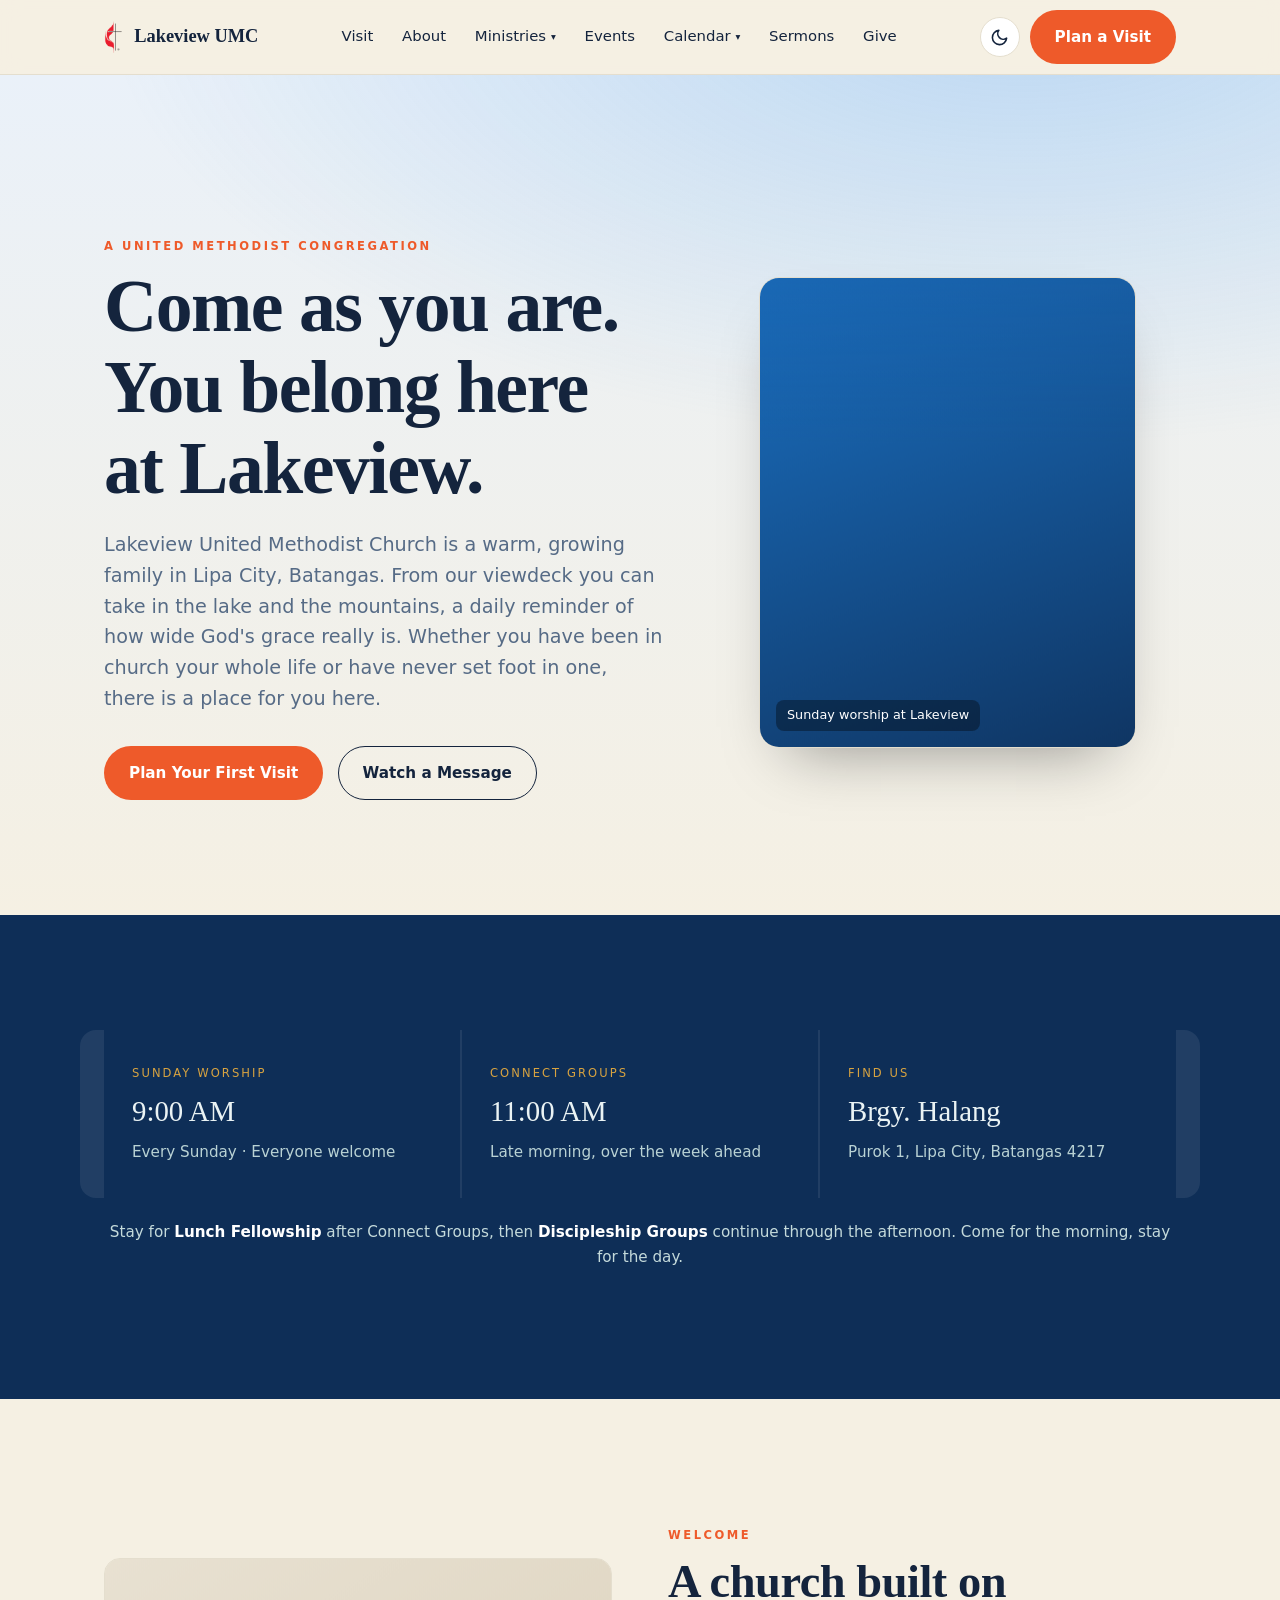
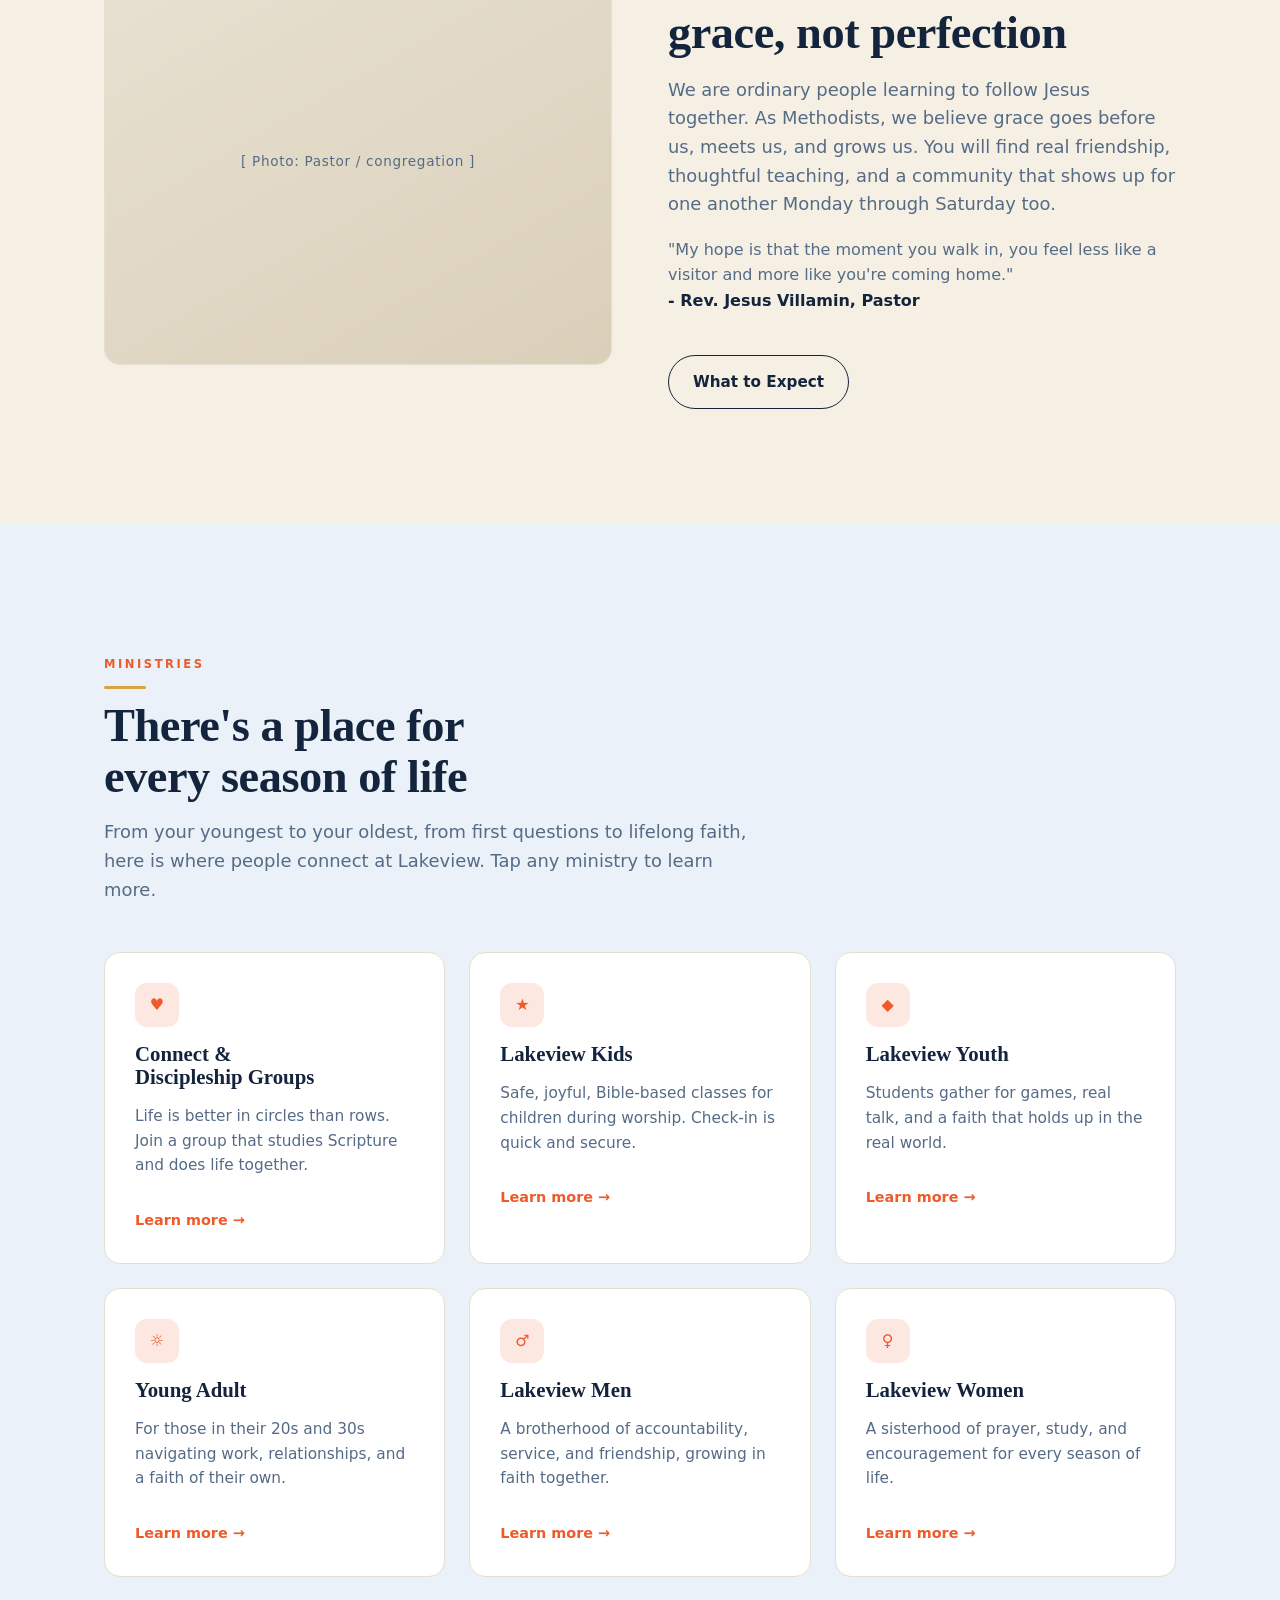
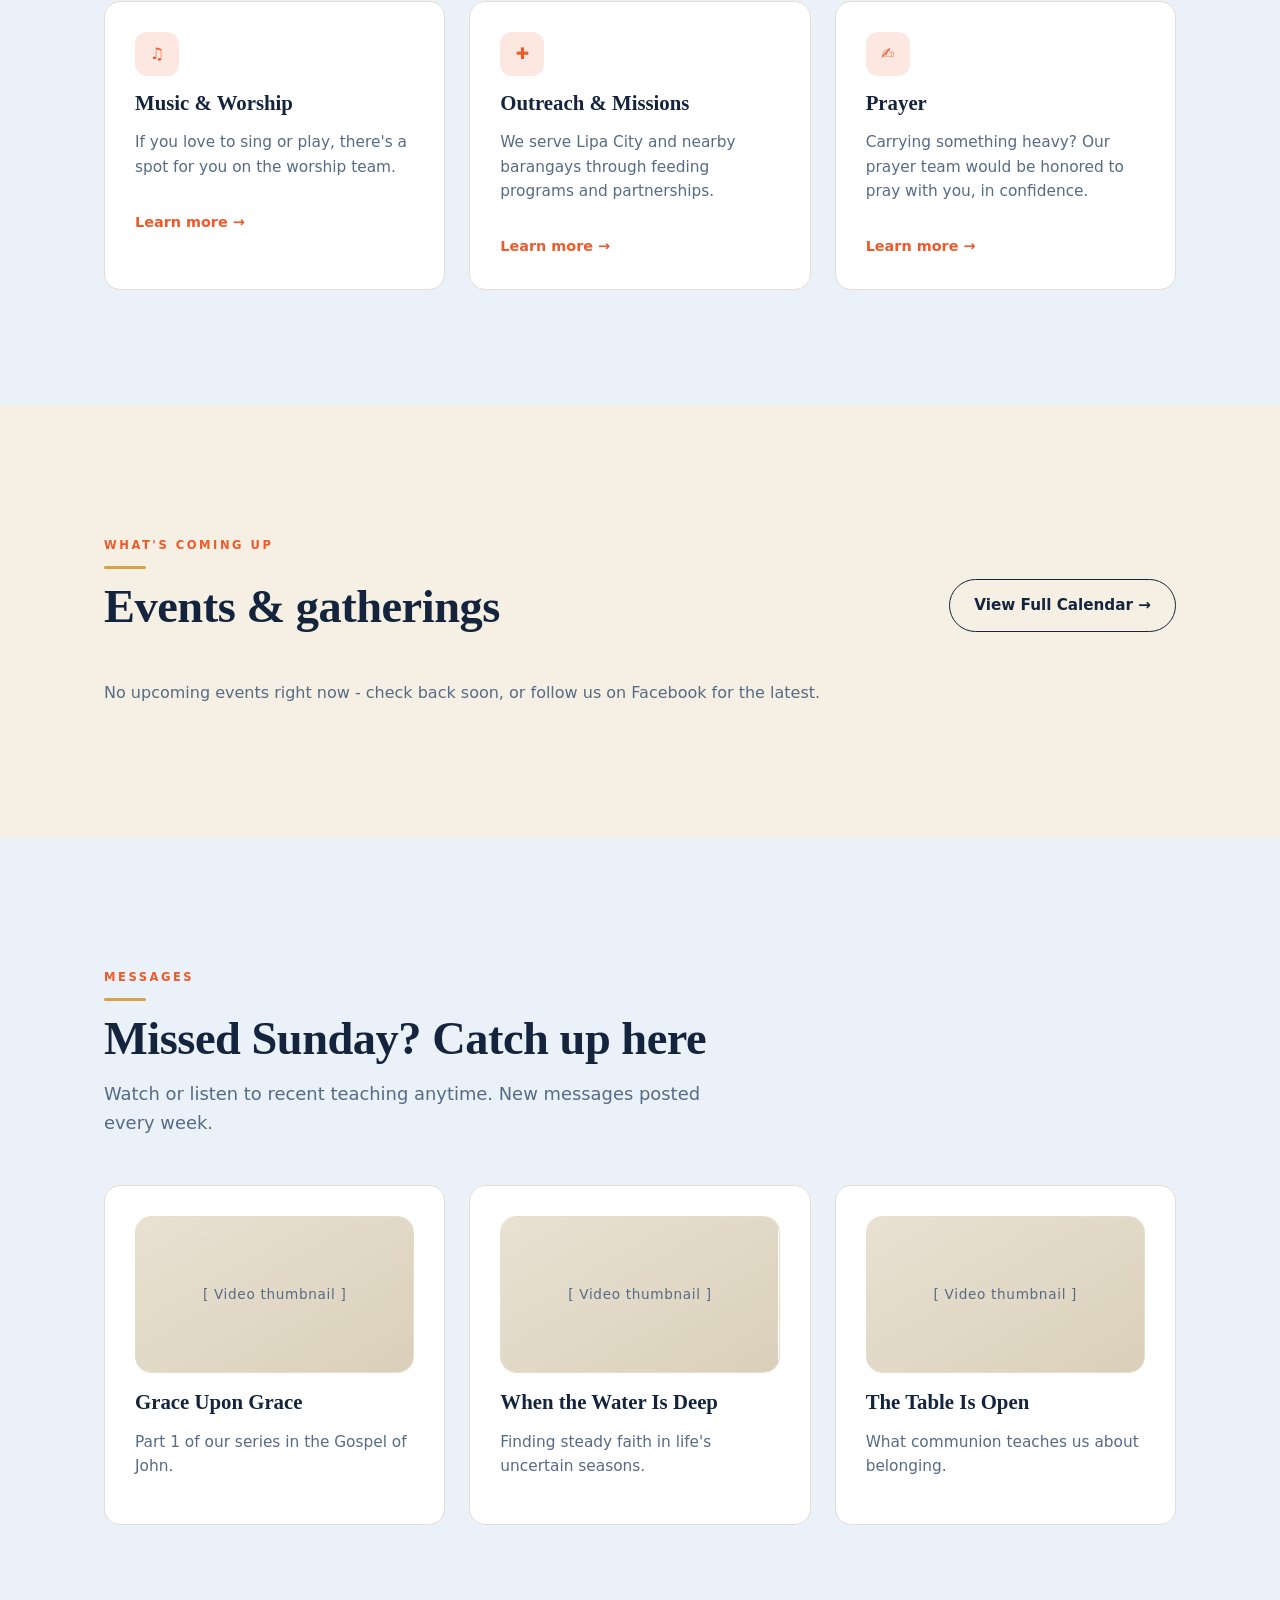
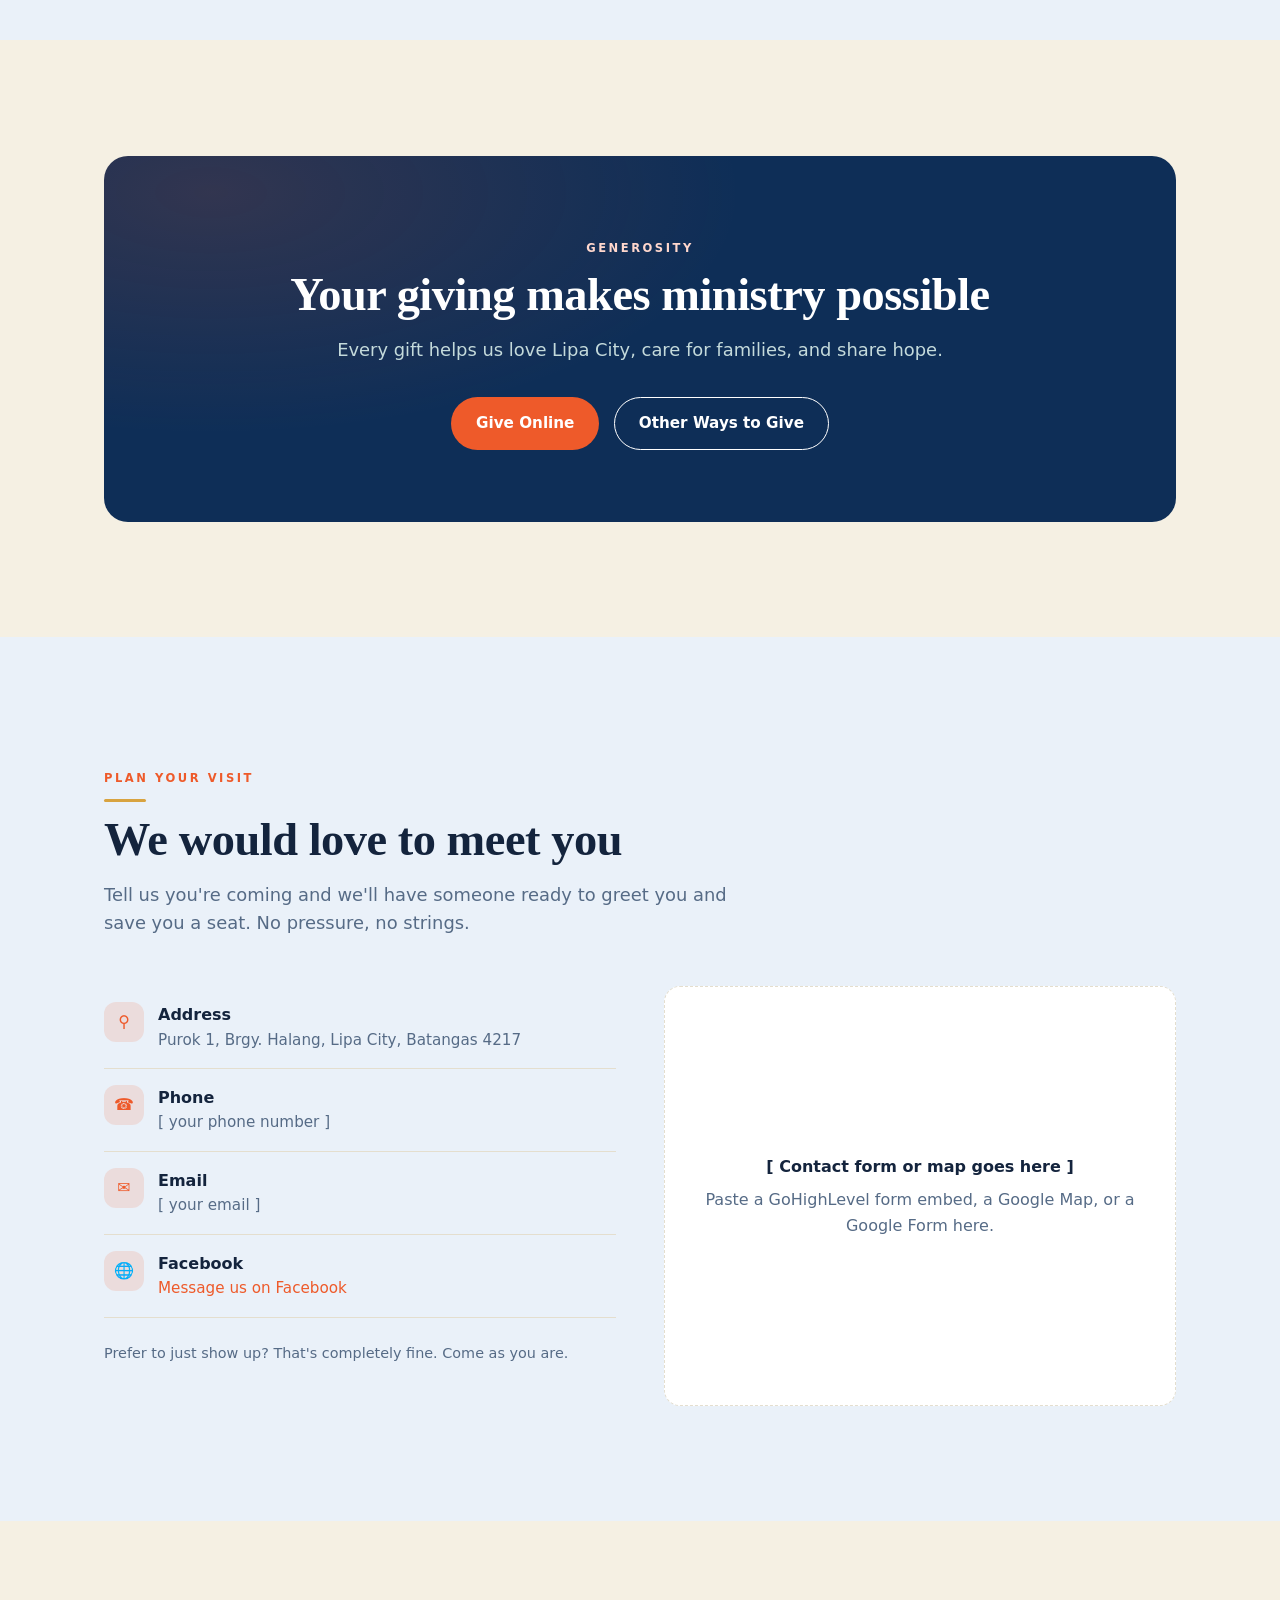
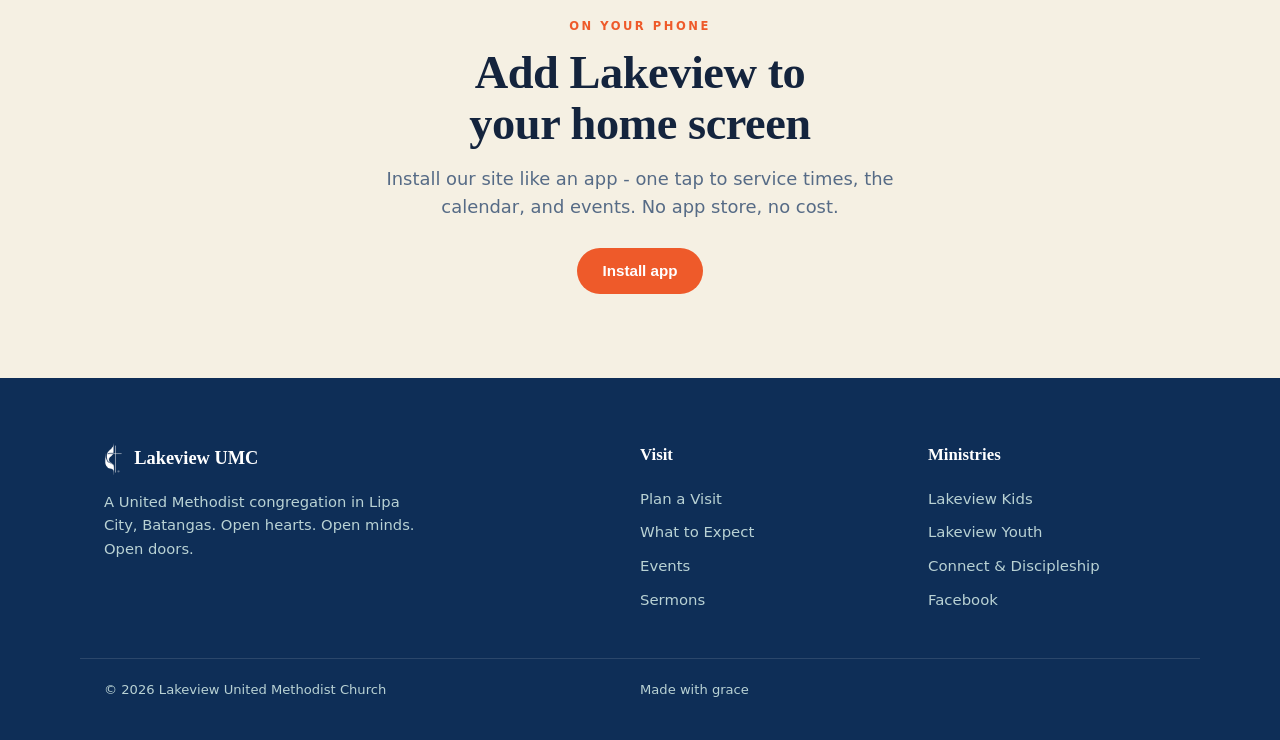
<file: index.html>
<!doctype html>
<html lang="en">
<head>
  <meta charset="utf-8">
  <script>document.documentElement.className += ' js'; try{var t=localStorage.getItem('lv-theme'); if(t) document.documentElement.setAttribute('data-theme', t);}catch(e){}</script>
  <meta name="viewport" content="width=device-width, initial-scale=1">
  <title>Lakeview United Methodist Church | Lipa City, Batangas</title>
  <meta name="description" content="Lakeview United Methodist Church in Lipa City, Batangas. Sunday worship 9:30-11:30 AM, Connect Groups, Lunch Fellowship, and Discipleship Groups. Come as you are.">
  <meta name="theme-color" content="#0E2E57">
  <meta property="og:title" content="Lakeview United Methodist Church">
  <meta property="og:description" content="A warm United Methodist family in Lipa City, Batangas. Sunday worship at 9:30 AM. Come as you are.">
  <meta property="og:type" content="website">
  <link rel="icon" type="image/png" href="images/favicon.png">
    <link rel="apple-touch-icon" href="/images/apple-touch-180.png">
  <link rel="manifest" href="/manifest.webmanifest">
  <meta name="apple-mobile-web-app-capable" content="yes">
  <meta name="mobile-web-app-capable" content="yes">
  <meta name="apple-mobile-web-app-status-bar-style" content="default">
  <meta name="apple-mobile-web-app-title" content="Lakeview">
  <link rel="stylesheet" href="styles.css">
</head>
<body>

  <!-- NAV -->
  <header class="nav">
    <div class="wrap">
      <a class="brand" href="index.html">
        <img class="mark" src="images/umc-logo.png" alt="United Methodist Church cross and flame">
        Lakeview UMC
      </a>
      <nav class="nav-links" id="menu">
        <a href="#visit">Visit</a>
        <a href="#about">About</a>
        <div class="nav-item">
          <a href="#ministries" class="underline">Ministries <span class="caret">&#9662;</span></a>
          <div class="dd">
            <a href="connect-groups.html">Connect &amp; Discipleship <small>Small groups</small></a>
            <a href="kids.html">Lakeview Kids <small>Nursery to Grade 6</small></a>
            <a href="youth.html">Lakeview Youth <small>Teens</small></a>
            <a href="young-adult.html">Young Adult <small>20s and 30s</small></a>
            <a href="lakeview-men.html">Lakeview Men <small>Men's ministry</small></a>
            <a href="lakeview-women.html">Lakeview Women <small>Women's ministry</small></a>
            <a href="music.html">Music &amp; Worship <small>Choir &amp; band</small></a>
            <a href="outreach.html">Outreach &amp; Missions <small>Serving Lipa City</small></a>
            <a href="prayer.html">Prayer <small>Prayer team</small></a>
          </div>
        </div>
        <a href="#events">Events</a>
        <div class="nav-item">
          <a href="calendar.html" class="underline">Calendar <span class="caret">&#9662;</span></a>
          <div class="dd">
            <a href="calendar.html">Church Calendar <small>Events &amp; services</small></a>
            <a href="worship-coordinator/">Worship Coordinator <small>Serving teams</small></a>
            <a href="discipleship-hub/">Discipleship Hub <small>Leaders' resources</small></a>
          </div>
        </div>
        <a href="#sermons">Sermons</a>
        <a href="#give">Give</a>
      </nav>
      <div class="nav-cta">
        <button class="theme-toggle" id="theme-toggle" aria-label="Switch to night mode"></button>
        <a href="#visit" class="btn btn-primary">Plan a Visit</a>
        <button class="menu-btn" aria-label="Menu">&#9776;</button>
      </div>
    </div>
  </header>

  <!-- HERO -->
  <section class="hero" id="top">
    <div class="wrap">
      <div class="reveal">
        <p class="eyebrow">A United Methodist Congregation</p>
        <h1>Come as you are. You belong here at Lakeview.</h1>
        <p class="lead">Lakeview United Methodist Church is a warm, growing family in Lipa City, Batangas. From our viewdeck you can take in the lake and the mountains, a daily reminder of how wide God's grace really is. Whether you have been in church your whole life or have never set foot in one, there is a place for you here.</p>
        <div class="hero-cta">
          <a href="#visit" class="btn btn-primary">Plan Your First Visit</a>
          <a href="#sermons" class="btn btn-ghost">Watch a Message</a>
        </div>
      </div>
      <figure class="hero-art reveal" data-speed="0.09">
        <!-- Photo pulled from the Google Sheet (Photos tab) by the "data-photo" key below. -->
        <div class="media-inner" data-photo="Sunday worship at Lakeview" data-photo-alt="Sunday worship at Lakeview United Methodist Church"><div class="ph kenburns"></div></div>
        <figcaption>Sunday worship at Lakeview</figcaption>
      </figure>
    </div>
  </section>

  <!-- SERVICE TIMES -->
  <section class="times" aria-label="Service times">
    <div class="wrap times-grid">
      <div class="time-card reveal">
        <div class="k">Sunday Worship</div>
        <div class="t">9:00 AM</div>
        <div class="d">Every Sunday · Everyone welcome</div>
      </div>
      <div class="time-card reveal">
        <div class="k">Connect Groups</div>
        <div class="t">11:00 AM</div>
        <div class="d">Late morning, over the week ahead</div>
      </div>
      <div class="time-card reveal">
        <div class="k">Find Us</div>
        <div class="t">Brgy. Halang</div>
        <div class="d">Purok 1, Lipa City, Batangas 4217</div>
      </div>
    </div>
    <div class="wrap" style="margin-top:22px">
      <p class="reveal" style="text-align:center;color:#c4dadb;font-size:.95rem">
        Stay for <strong style="color:#fff">Lunch Fellowship</strong> after Connect Groups, then
        <strong style="color:#fff">Discipleship Groups</strong> continue through the afternoon. Come for the morning, stay for the day.
      </p>
    </div>
  </section>

  <!-- WELCOME / PASTOR -->
  <section id="about">
    <div class="wrap split">
      <div class="imgph reveal" data-speed="0.07">
        <div class="media-inner" data-photo="[ Photo: Pastor / congregation ]" data-photo-alt="Rev. Jesus Villamin and the Lakeview congregation"></div>
        <span>[ Photo: Pastor / congregation ]</span>
      </div>
      <div class="reveal">
        <p class="eyebrow">Welcome</p>
        <h2>A church built on grace, not perfection</h2>
        <p class="lead" style="margin-top:1.1rem">We are ordinary people learning to follow Jesus together. As Methodists, we believe grace goes before us, meets us, and grows us. You will find real friendship, thoughtful teaching, and a community that shows up for one another Monday through Saturday too.</p>
        <p style="margin-top:1.1rem;color:var(--muted)">"My hope is that the moment you walk in, you feel less like a visitor and more like you're coming home."<br><strong style="color:var(--ink)">- Rev. Jesus Villamin, Pastor</strong></p>
        <a href="#visit" class="btn btn-ghost" style="margin-top:1.6rem">What to Expect</a>
      </div>
    </div>
  </section>

  <!-- MINISTRIES -->
  <section class="band" id="ministries">
    <div class="wrap">
      <div class="section-head reveal">
        <p class="eyebrow">Ministries</p>
        <h2>There's a place for every season of life</h2>
        <p class="lead">From your youngest to your oldest, from first questions to lifelong faith, here is where people connect at Lakeview. Tap any ministry to learn more.</p>
      </div>
      <div class="grid3">
        <a class="card reveal" href="connect-groups.html">
          <div class="icon">&#9829;</div>
          <h3>Connect &amp; Discipleship Groups</h3>
          <p>Life is better in circles than rows. Join a group that studies Scripture and does life together.</p>
          <span class="more">Learn more &#8594;</span>
        </a>
        <a class="card reveal" href="kids.html">
          <div class="icon">&#9733;</div>
          <h3>Lakeview Kids</h3>
          <p>Safe, joyful, Bible-based classes for children during worship. Check-in is quick and secure.</p>
          <span class="more">Learn more &#8594;</span>
        </a>
        <a class="card reveal" href="youth.html">
          <div class="icon">&#9670;</div>
          <h3>Lakeview Youth</h3>
          <p>Students gather for games, real talk, and a faith that holds up in the real world.</p>
          <span class="more">Learn more &#8594;</span>
        </a>
        <a class="card reveal" href="young-adult.html">
          <div class="icon">&#9788;</div>
          <h3>Young Adult</h3>
          <p>For those in their 20s and 30s navigating work, relationships, and a faith of their own.</p>
          <span class="more">Learn more &#8594;</span>
        </a>
        <a class="card reveal" href="lakeview-men.html">
          <div class="icon">&#9794;</div>
          <h3>Lakeview Men</h3>
          <p>A brotherhood of accountability, service, and friendship, growing in faith together.</p>
          <span class="more">Learn more &#8594;</span>
        </a>
        <a class="card reveal" href="lakeview-women.html">
          <div class="icon">&#9792;</div>
          <h3>Lakeview Women</h3>
          <p>A sisterhood of prayer, study, and encouragement for every season of life.</p>
          <span class="more">Learn more &#8594;</span>
        </a>
        <a class="card reveal" href="music.html">
          <div class="icon">&#9835;</div>
          <h3>Music &amp; Worship</h3>
          <p>If you love to sing or play, there's a spot for you on the worship team.</p>
          <span class="more">Learn more &#8594;</span>
        </a>
        <a class="card reveal" href="outreach.html">
          <div class="icon">&#10010;</div>
          <h3>Outreach &amp; Missions</h3>
          <p>We serve Lipa City and nearby barangays through feeding programs and partnerships.</p>
          <span class="more">Learn more &#8594;</span>
        </a>
        <a class="card reveal" href="prayer.html">
          <div class="icon">&#9997;</div>
          <h3>Prayer</h3>
          <p>Carrying something heavy? Our prayer team would be honored to pray with you, in confidence.</p>
          <span class="more">Learn more &#8594;</span>
        </a>
      </div>
    </div>
  </section>

  <!-- EVENTS -->
  <section id="events">
    <div class="wrap">
      <div class="section-head reveal" style="display:flex;justify-content:space-between;align-items:flex-end;gap:20px;flex-wrap:wrap;max-width:none">
        <div>
          <p class="eyebrow">What's Coming Up</p>
          <h2>Events &amp; gatherings</h2>
        </div>
        <a href="calendar.html" class="btn btn-ghost">View Full Calendar &#8594;</a>
      </div>
      <!-- Events load from your Google Sheet when connected (see config.js).
           Until then, these built-in examples show as a fallback. -->
      <div id="events-list">
        <div class="event reveal">
          <div class="date-chip"><div class="m">Jul</div><div class="d">20</div></div>
          <div><h3>Community Fellowship</h3><p>Food, games, and neighbors. Bring a friend.</p></div>
        </div>
        <div class="event reveal">
          <div class="date-chip"><div class="m">Jul</div><div class="d">27</div></div>
          <div><h3>Baptism Sunday</h3><p>Celebrating new life in Christ during worship. Want to be baptized? Let us know.</p></div>
        </div>
        <div class="event reveal">
          <div class="date-chip"><div class="m">Aug</div><div class="d">03</div></div>
          <div><h3>Back-to-School Blessing</h3><p>A blessing for students and teachers as the school year begins.</p></div>
        </div>
      </div>
    </div>
  </section>

  <!-- SERMONS -->
  <section class="band" id="sermons">
    <div class="wrap">
      <div class="section-head reveal">
        <p class="eyebrow">Messages</p>
        <h2>Missed Sunday? Catch up here</h2>
        <p class="lead">Watch or listen to recent teaching anytime. New messages posted every week.</p>
      </div>
      <div class="grid3">
        <div class="card reveal">
          <div class="imgph" style="aspect-ratio:16/9;margin-bottom:18px" data-speed="0.05"><div class="media-inner"></div><span>[ Video thumbnail ]</span></div>
          <h3>Grace Upon Grace</h3>
          <p>Part 1 of our series in the Gospel of John.</p>
        </div>
        <div class="card reveal">
          <div class="imgph" style="aspect-ratio:16/9;margin-bottom:18px" data-speed="0.05"><div class="media-inner"></div><span>[ Video thumbnail ]</span></div>
          <h3>When the Water Is Deep</h3>
          <p>Finding steady faith in life's uncertain seasons.</p>
        </div>
        <div class="card reveal">
          <div class="imgph" style="aspect-ratio:16/9;margin-bottom:18px" data-speed="0.05"><div class="media-inner"></div><span>[ Video thumbnail ]</span></div>
          <h3>The Table Is Open</h3>
          <p>What communion teaches us about belonging.</p>
        </div>
      </div>
    </div>
  </section>

  <!-- GIVE -->
  <section id="give">
    <div class="wrap">
      <div class="give reveal">
        <p class="eyebrow" style="color:#ffd7cd">Generosity</p>
        <h2>Your giving makes ministry possible</h2>
        <p class="lead">Every gift helps us love Lipa City, care for families, and share hope.</p>
        <!-- Point this at your GCash / bank / online giving link. -->
        <div style="display:flex;gap:.9rem;justify-content:center;flex-wrap:wrap">
          <a href="#visit" class="btn btn-primary">Give Online</a>
          <a href="#visit" class="btn btn-ghost">Other Ways to Give</a>
        </div>
      </div>
    </div>
  </section>

  <!-- VISIT / CONTACT -->
  <section class="band" id="visit">
    <div class="wrap">
      <div class="section-head reveal">
        <p class="eyebrow">Plan Your Visit</p>
        <h2>We would love to meet you</h2>
        <p class="lead">Tell us you're coming and we'll have someone ready to greet you and save you a seat. No pressure, no strings.</p>
      </div>
      <div class="contact-grid">
        <div class="reveal">
          <div class="info-row"><div class="icon">&#9906;</div><div><div class="k">Address</div><div class="v">Purok 1, Brgy. Halang, Lipa City, Batangas 4217</div></div></div>
          <div class="info-row"><div class="icon">&#9742;</div><div><div class="k">Phone</div><div class="v">[ your phone number ]</div></div></div>
          <div class="info-row"><div class="icon">&#9993;</div><div><div class="k">Email</div><div class="v">[ your email ]</div></div></div>
          <div class="info-row"><div class="icon">&#127760;</div><div><div class="k">Facebook</div><div class="v"><a href="https://web.facebook.com/profile.php?id=100064322214820" target="_blank" rel="noopener" style="color:var(--flame)">Message us on Facebook</a></div></div></div>
          <p style="margin-top:24px;color:var(--muted);font-size:.9rem">Prefer to just show up? That's completely fine. Come as you are.</p>
        </div>
        <div class="reveal">
          <!-- Paste a GHL form embed here, or an embedded Google Map, or a Google Form. -->
          <div class="embed-slot">
            <div>
              <strong style="color:var(--ink);display:block;margin-bottom:8px">[ Contact form or map goes here ]</strong>
              Paste a GoHighLevel form embed, a Google Map, or a Google Form here.
            </div>
          </div>
        </div>
      </div>
    </div>
  </section>

  <!-- INSTALL APP -->
  <section id="install-cta">
    <div class="wrap" style="text-align:center;max-width:60ch">
      <p class="eyebrow" style="justify-content:center">On your phone</p>
      <h2>Add Lakeview to your home screen</h2>
      <p class="lead" style="margin:1rem auto 1.6rem">Install our site like an app - one tap to service times, the calendar, and events. No app store, no cost.</p>
      <button id="install-btn" class="btn btn-primary">Install app</button>
      <div id="install-tip" class="install-tip" hidden></div>
    </div>
  </section>

  <!-- FOOTER -->
  <footer class="foot">
    <div class="wrap">
      <div>
        <div class="brand">
          <img class="mark" src="images/umc-logo-white.png" alt="">
          Lakeview UMC
        </div>
        <p style="margin-top:14px;max-width:34ch;font-size:.92rem">A United Methodist congregation in Lipa City, Batangas. Open hearts. Open minds. Open doors.</p>
      </div>
      <div>
        <h4>Visit</h4>
        <a href="#visit">Plan a Visit</a>
        <a href="#about">What to Expect</a>
        <a href="#events">Events</a>
        <a href="#sermons">Sermons</a>
      </div>
      <div>
        <h4>Ministries</h4>
        <a href="kids.html">Lakeview Kids</a>
        <a href="youth.html">Lakeview Youth</a>
        <a href="connect-groups.html">Connect &amp; Discipleship</a>
        <a href="https://web.facebook.com/profile.php?id=100064322214820" target="_blank" rel="noopener">Facebook</a>
      </div>
    </div>
    <div class="wrap foot-bottom">
      <span>&copy; <span id="yr"></span> Lakeview United Methodist Church</span>
      <span>Made with grace</span>
    </div>
  </footer>

  <script src="config.js"></script>
  <script src="sheets.js"></script>
  <script src="main.js"></script>
</body>
</html>
</file>
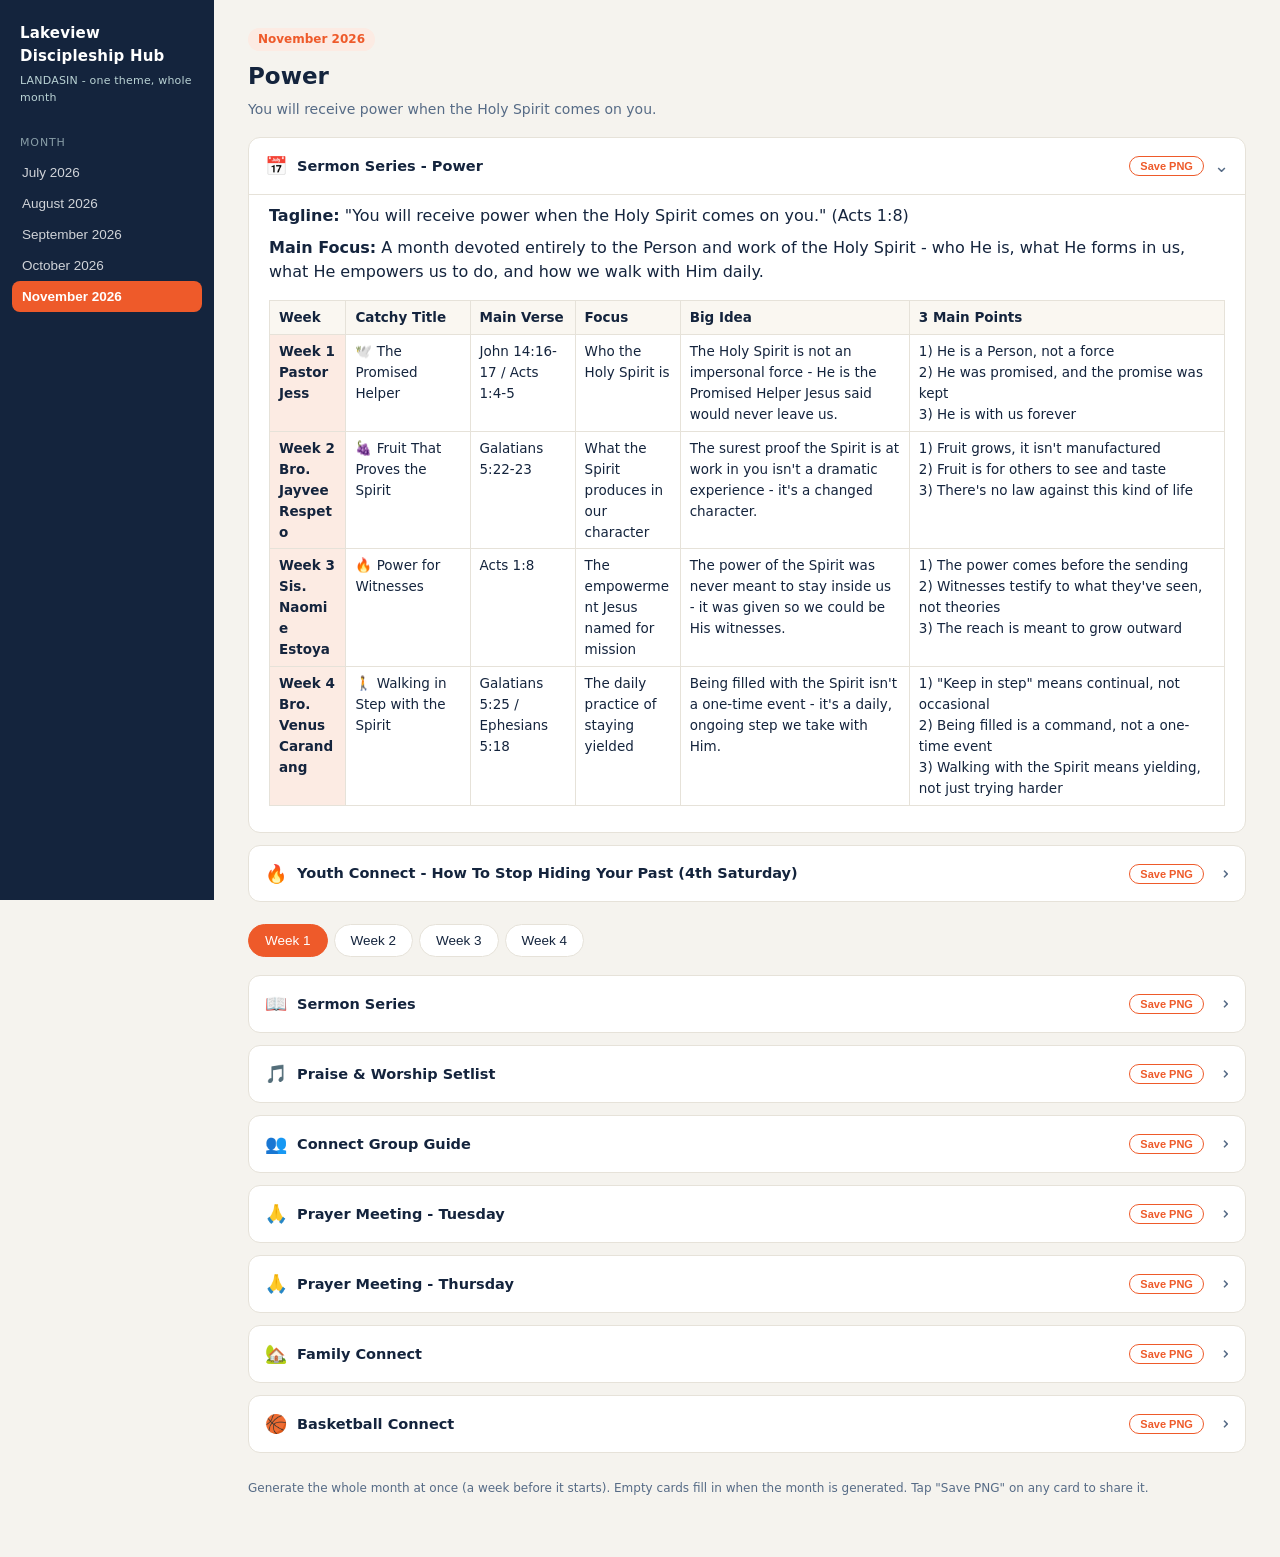
<file: discipleship-hub/index.html>
<!doctype html>
<html lang="en">
<head>
<meta charset="utf-8">
<meta name="viewport" content="width=device-width, initial-scale=1">
<title>Lakeview Discipleship Hub</title>
<style>
  :root{
    --navy:#14243D; --navy-2:#0E2E57; --coral:#EE5A2A; --coral-soft:#FCEBE3;
    --slate:#566B86; --teal:#B9D2D4; --cream:#F5F0E3;
    --bg:#f5f3ee; --panel:#ffffff; --ink:#14243D; --muted:#566B86; --line:#e6e2d9;
    --radius:8px;
  }
  *{box-sizing:border-box}
  body{margin:0;font-family:"Avenir Next","Segoe UI",system-ui,-apple-system,Helvetica,Arial,sans-serif;background:var(--bg);color:var(--ink);line-height:1.55}
  .app{display:flex;min-height:100vh}
  .side{width:214px;flex:none;background:var(--navy);color:rgba(255,255,255,.78);padding:18px 12px;position:sticky;top:0;height:100vh;overflow:auto}
  .brand{font-weight:700;font-size:15px;color:#fff;padding:4px 8px 14px;letter-spacing:.2px}
  .brand small{display:block;font-weight:400;font-size:11px;color:var(--teal);margin-top:3px}
  .nav-h{font-size:11px;text-transform:uppercase;letter-spacing:.08em;color:rgba(185,210,212,.7);margin:14px 8px 6px}
  .month{display:block;width:100%;text-align:left;background:none;border:none;color:rgba(255,255,255,.8);padding:8px 10px;border-radius:8px;cursor:pointer;font-size:13.5px}
  .month:hover{background:rgba(255,255,255,.09);color:#fff}
  .month.active{background:var(--coral);color:#fff;font-weight:600}
  .main{flex:1;padding:26px 34px 60px;max-width:1440px}
  .series{font-size:23px;font-weight:700;margin:0;color:var(--navy)}
  .series-arc{color:var(--muted);font-size:14px;margin:5px 0 0}
  .month-tag{display:inline-block;font-size:12px;color:var(--coral);background:var(--coral-soft);padding:2px 10px;border-radius:999px;margin-bottom:8px;font-weight:600}
  .weeks{display:flex;gap:6px;margin:22px 0 18px;flex-wrap:wrap}
  .wk{border:1px solid var(--line);background:var(--panel);color:var(--ink);padding:8px 16px;border-radius:999px;cursor:pointer;font-size:13.5px;font-weight:500}
  .wk:hover{border-color:var(--coral)}
  .wk.active{background:var(--coral);color:#fff;border-color:var(--coral)}
  .card{border:1px solid var(--line);background:var(--panel);border-radius:12px;margin-bottom:12px;overflow:hidden}
  .card-h{display:flex;align-items:center;gap:10px;padding:14px 16px;cursor:pointer;user-select:none}
  .card-h .ic{font-size:18px}
  .card-h .t{font-weight:600;font-size:14.5px;flex:1;color:var(--navy)}
  .card-h .cx{color:var(--muted);font-size:18px;transition:transform .18s}
  .card.collapsed .cx{transform:rotate(-90deg)}
  .card.collapsed .card-b{display:none}
  .card-b{padding:2px 20px 18px;border-top:1px solid var(--line)}
  .pngbtn{font-size:11px;color:var(--coral);background:transparent;border:1px solid var(--coral);padding:3px 10px;border-radius:999px;cursor:pointer;white-space:nowrap;font-weight:600}
  .pngbtn:hover{background:var(--coral);color:#fff}
  .empty{color:var(--muted);font-size:13.5px;padding:10px 0}
  .tag-empty{font-size:10.5px;color:var(--muted);background:#efece4;border:1px solid var(--line);padding:1px 8px;border-radius:999px;text-transform:uppercase;letter-spacing:.04em}
  .md h2{font-size:19px;margin:14px 0 6px;color:var(--navy)}
  .md h3{font-size:16px;margin:14px 0 4px;color:var(--navy)}
  .md h4{font-size:14.5px;margin:12px 0 3px;color:var(--navy)}
  .md p{margin:7px 0}
  .md ul,.md ol{margin:6px 0;padding-left:22px}
  .md li{margin:3px 0}
  .md blockquote{margin:8px 0;padding:6px 14px;border-left:3px solid var(--coral);background:var(--coral-soft);border-radius:0 8px 8px 0;color:#5a3b30}
  .md hr{border:none;border-top:1px solid var(--line);margin:14px 0}
  .tw{overflow-x:auto}
  .series-table td,.series-table th{overflow-wrap:break-word;word-break:break-word}
  .series-table td:first-child{background:var(--coral-soft);font-weight:600;color:var(--navy)}
  @media (min-width:761px){
    .series-table table{table-layout:fixed}
    .series-table th:nth-child(1),.series-table td:nth-child(1){width:8%}
    .series-table th:nth-child(2),.series-table td:nth-child(2){width:13%}
    .series-table th:nth-child(3),.series-table td:nth-child(3){width:11%}
    .series-table th:nth-child(4),.series-table td:nth-child(4){width:11%}
    .series-table th:nth-child(5),.series-table td:nth-child(5){width:24%}
    .series-table th:nth-child(6),.series-table td:nth-child(6){width:33%}
  }
  @media (max-width:760px){
    .md .tw{overflow:visible}
    .md table,.md tbody,.md tr,.md td{display:block;width:auto}
    .md tr:first-child{display:none}
    .md tr{border:1px solid var(--line);border-radius:10px;margin:0 0 10px;padding:9px 13px;background:var(--panel)}
    .md td{border:none;padding:4px 0}
    .md td::before{content:attr(data-label);display:block;font-size:11px;font-weight:600;text-transform:uppercase;letter-spacing:.03em;color:var(--slate);margin-bottom:2px}
    .md td:first-child{font-weight:600;color:var(--navy);border-bottom:1px solid var(--line);padding-bottom:6px;margin-bottom:4px}
    .md td:first-child::before{display:none}
    .series-table .md td:first-child,.series-table td:first-child{font-size:16px}
    .series-table td:first-child{margin:-9px -13px 6px;padding:8px 13px;border-radius:9px 9px 0 0}
  }
  .pngw .tw{overflow:visible!important}
  .pngw table{display:table!important}
  .pngw tbody{display:table-row-group!important}
  .pngw tr{display:table-row!important;border:none!important;margin:0!important;padding:0!important;background:none!important;border-radius:0!important}
  .pngw td,.pngw th{display:table-cell!important;border:1px solid var(--line)!important;padding:6px 9px!important}
  .pngw td::before{display:none!important}
  .pngw td:first-child{font-weight:400!important;color:var(--ink)!important;font-size:13.5px!important;margin:0!important;border-bottom:1px solid var(--line)!important;border-radius:0!important}
  .pngw .series-table td:first-child{background:var(--coral-soft)!important;font-weight:600!important;color:var(--navy)!important}
  .pngw .series-table table{table-layout:fixed!important}
  .pngw .series-table td:nth-child(1),.pngw .series-table th:nth-child(1){width:8%!important}
  .pngw .series-table td:nth-child(2),.pngw .series-table th:nth-child(2){width:13%!important}
  .pngw .series-table td:nth-child(3),.pngw .series-table th:nth-child(3){width:11%!important}
  .pngw .series-table td:nth-child(4),.pngw .series-table th:nth-child(4){width:11%!important}
  .pngw .series-table td:nth-child(5),.pngw .series-table th:nth-child(5){width:24%!important}
  .pngw .series-table td:nth-child(6),.pngw .series-table th:nth-child(6){width:33%!important}
  .md table{border-collapse:collapse;width:100%;font-size:13.5px;margin:8px 0}
  .md th,.md td{border:1px solid var(--line);padding:6px 9px;text-align:left;vertical-align:top}
  .md th{background:#faf7f1;font-weight:600;color:var(--navy)}
  .md code{background:#f1ede4;padding:1px 5px;border-radius:5px;font-size:12.5px}
  .exp-foot{margin-top:14px;padding-top:10px;border-top:1px solid var(--line);font-size:11.5px;color:var(--muted)}
  .foot{color:var(--muted);font-size:12px;margin-top:26px}
  .msg{color:var(--muted);font-size:14px;padding:20px 0}
  @media (max-width:760px){
    .app{flex-direction:column}
    .side{width:auto;height:auto;position:sticky;top:0;z-index:5;padding:12px 14px}
    .nav-h{display:none}
    #months{display:flex;gap:8px;overflow-x:auto;padding-bottom:2px;-webkit-overflow-scrolling:touch}
    .month{width:auto;flex:0 0 auto;white-space:nowrap;padding:7px 14px;border:1px solid rgba(255,255,255,.16)}
    .main{padding:16px 15px 48px;max-width:100%}
    .series{font-size:20px}
    .card-b{padding:2px 15px 16px}
  }
</style>
</head>
<body>
<div class="app">
  <aside class="side">
    <div class="brand">Lakeview Discipleship Hub<small>LANDASIN - one theme, whole month</small></div>
    <div class="nav-h">Month</div>
    <div id="months"></div>
  </aside>
  <main class="main" id="main"><div class="msg">Loading...</div></main>
</div>

<script>
const RES = [
  {key:'sermon', ic:'📖', label:'Sermon Series'},
  {key:'setlist', ic:'🎵', label:'Praise & Worship Setlist'},
  {key:'connectGroup', ic:'👥', label:'Connect Group Guide'},
  {key:'prayerTue', ic:'🙏', label:'Prayer Meeting - Tuesday'},
  {key:'prayerThu', ic:'🙏', label:'Prayer Meeting - Thursday'},
  {key:'familyConnect', ic:'🏡', label:'Family Connect'},
  {key:'basketballConnect', ic:'🏀', label:'Basketball Connect'}
];

let monthsList = [];
let cache = {};
let state = { month: null, week: 1 };

function esc(s){ return String(s).replace(/&/g,'&amp;').replace(/</g,'&lt;').replace(/>/g,'&gt;'); }
function inline(s){
  s = esc(s);
  s = s.replace(/\*\*([^*]+)\*\*/g,'<strong>$1</strong>');
  s = s.replace(/\*([^*]+)\*/g,'<em>$1</em>');
  s = s.replace(/`([^`]+)`/g,'<code>$1</code>');
  return s;
}
function md(src){
  if(!src) return '';
  const lines = src.split('\n');
  let html = '', i = 0;
  while(i < lines.length){
    let ln = lines[i];
    if(/^\s*$/.test(ln)){ i++; continue; }
    if(/^\|/.test(ln)){
      let tbl = []; while(i < lines.length && /^\|/.test(lines[i])){ tbl.push(lines[i]); i++; }
      const rows = tbl.filter(r => !/^\|[\s|:-]+\|?\s*$/.test(r));
      const hdr = rows.length ? rows[0].split('|').slice(1,-1).map(c => c.trim()) : [];
      html += '<div class="tw"><table>';
      rows.forEach((r, ri) => {
        const cells = r.split('|').slice(1,-1).map(c => c.trim());
        if(ri===0){
          html += '<tr>' + cells.map(c => '<th>'+inline(c).replace(/&lt;br\s*\/?&gt;/gi,'<br>')+'</th>').join('') + '</tr>';
        } else {
          html += '<tr>' + cells.map((c,ci) => '<td data-label="'+esc(hdr[ci]||'')+'">'+inline(c).replace(/&lt;br\s*\/?&gt;/gi,'<br>')+'</td>').join('') + '</tr>';
        }
      });
      html += '</table></div>'; continue;
    }
    let m;
    if(m = ln.match(/^(#{1,4})\s+(.*)$/)){ const lv = Math.min(m[1].length+1,4); html += '<h'+lv+'>'+inline(m[2])+'</h'+lv+'>'; i++; continue; }
    if(/^>\s?/.test(ln)){ html += '<blockquote>'+inline(ln.replace(/^>\s?/,''))+'</blockquote>'; i++; continue; }
    if(/^---\s*$/.test(ln)){ html += '<hr>'; i++; continue; }
    if(/^\s*[-*]\s+/.test(ln) || /^\s*\d+\.\s+/.test(ln)){
      const ordered = /^\s*\d+\./.test(ln);
      html += ordered ? '<ol>' : '<ul>';
      while(i < lines.length && (/^\s*[-*]\s+/.test(lines[i]) || /^\s*\d+\.\s+/.test(lines[i]))){
        const indent = lines[i].match(/^\s*/)[0].length;
        let txt = lines[i].replace(/^\s*(?:[-*]|\d+\.)\s+/,'');
        html += '<li'+(indent>=2?' style="list-style:circle"':'')+'>'+inline(txt)+'</li>';
        i++;
      }
      html += ordered ? '</ol>' : '</ul>'; continue;
    }
    html += '<p>'+inline(ln)+'</p>'; i++;
  }
  return html;
}

function renderMonths(){
  const el = document.getElementById('months');
  el.innerHTML = monthsList.map(m =>
    '<button class="month'+(m.key===state.month?' active':'')+'" data-m="'+m.key+'">'+esc(m.label)+'</button>'
  ).join('');
  el.querySelectorAll('.month').forEach(b => b.onclick = () => loadMonth(b.dataset.m));
}

function cardHead(ic,label,has){
  return '<div class="card-h" data-toggle="1"><span class="ic">'+ic+'</span><span class="t">'+esc(label)+'</span>'
    + (has===false?'<span class="tag-empty">empty</span>':'')
    + (has!==false?'<button class="pngbtn no-export" data-png="1">Save PNG</button>':'')
    + '<span class="cx no-export">⌄</span></div>';
}
function card(res, content){
  const has = !!content;
  const body = has ? '<div class="md">'+md(content)+'</div>' : '<div class="empty">Not generated yet - it fills in when the month is generated.</div>';
  return '<div class="card collapsed" data-label="'+esc(res.label)+'" data-scope="week">'
    + cardHead(res.ic, res.label, has)
    + '<div class="card-b">'+body+'</div></div>';
}

function sanitize(s){ return s.replace(/[^a-z0-9]+/gi,'-').replace(/^-+|-+$/g,''); }

function exportCard(cardEl, footerText, fileName, W, scale){
  W = W || 680; scale = scale || 3;
  const css = [...document.querySelectorAll('style')].map(s => s.textContent).join('\n');
  const clone = cardEl.cloneNode(true);
  clone.classList.remove('collapsed');
  clone.querySelectorAll('.no-export').forEach(n => n.remove());
  clone.style.margin = '0';
  const foot = document.createElement('div');
  foot.className = 'exp-foot';
  foot.textContent = footerText;
  (clone.querySelector('.card-b') || clone).appendChild(foot);
  const inner = document.createElement('div');
  inner.className = 'pngw';
  inner.style.cssText = 'width:'+W+'px;background:#fff;padding:16px';
  inner.appendChild(clone);
  const meas = document.createElement('div');
  meas.style.cssText = 'position:fixed;left:-99999px;top:0';
  meas.appendChild(inner);
  document.body.appendChild(meas);
  const H = Math.ceil(inner.getBoundingClientRect().height);
  const htmlStr = new XMLSerializer().serializeToString(inner);
  document.body.removeChild(meas);
  const svg = '<svg xmlns="http://www.w3.org/2000/svg" width="'+W+'" height="'+H+'"><foreignObject width="100%" height="100%"><div xmlns="http://www.w3.org/1999/xhtml"><style>'+css+'</style>'+htmlStr+'</div></foreignObject></svg>';
  const img = new Image();
  img.onload = () => {
    try{
      const c = document.createElement('canvas');
      c.width = W * scale; c.height = H * scale;
      const x = c.getContext('2d');
      x.fillStyle = '#fff'; x.fillRect(0, 0, c.width, c.height);
      x.drawImage(img, 0, 0, c.width, c.height);
      const trigger = (href, revoke) => {
        const a = document.createElement('a');
        a.download = fileName; a.href = href;
        document.body.appendChild(a); a.click(); a.remove();
        if(revoke) setTimeout(() => URL.revokeObjectURL(href), 5000);
      };
      if(c.toBlob){
        c.toBlob(bl => { bl ? trigger(URL.createObjectURL(bl), true) : trigger(c.toDataURL('image/png')); }, 'image/png');
      } else { trigger(c.toDataURL('image/png')); }
    }catch(err){ alert('Could not save the PNG - your browser blocked the export (' + err.message + ').'); }
  };
  img.onerror = () => alert('Could not render the PNG. Please open the hub in Chrome or Safari on a computer.');
  img.src = 'data:image/svg+xml;base64,' + btoa(unescape(encodeURIComponent(svg)));
}

function render(){
  renderMonths();
  const M = cache[state.month];
  if(!M){ return; }
  const wk = (M.weeks && M.weeks[String(state.week)]) || {};
  let h = '';
  h += '<div class="month-tag">'+esc(M.label)+'</div>';
  if(M.seriesTitle){
    h += '<h1 class="series">'+esc(M.seriesTitle)+'</h1>';
    if(M.seriesArc) h += '<p class="series-arc">'+esc(M.seriesArc)+'</p>';
  } else {
    h += '<h1 class="series">No series yet</h1><p class="series-arc">Give the monthly theme and generate the month to populate this.</p>';
  }
  if(M.seriesOverview){
    h += '<div class="card" data-label="Sermon Series" data-scope="month" data-exportw="1080" style="margin-top:16px">'
      + cardHead('📅', M.seriesOverview.title, true)
      + '<div class="card-b"><div class="md series-table">'+md(M.seriesOverview.md)+'</div></div></div>';
  }
  if(M.youthConnect){
    h += '<div class="card collapsed" data-label="Youth Connect" data-scope="month" style="margin-top:12px">'
      + cardHead('🔥', M.youthConnect.title, true)
      + '<div class="card-b"><div class="md">'+md(M.youthConnect.md)+'</div></div></div>';
  }
  h += '<div class="weeks">'+[1,2,3,4].map(w => '<button class="wk'+(w===state.week?' active':'')+'" data-w="'+w+'">Week '+w+'</button>').join('')+'</div>';
  h += RES.map(r => card(r, wk[r.key])).join('');
  h += '<div class="foot">Generate the whole month at once (a week before it starts). Empty cards fill in when the month is generated. Tap "Save PNG" on any card to share it.</div>';
  const main = document.getElementById('main');
  main.innerHTML = h;
  main.querySelectorAll('.wk').forEach(b => b.onclick = () => { state.week = +b.dataset.w; render(); });
  main.querySelectorAll('[data-toggle]').forEach(hd => hd.onclick = () => hd.parentElement.classList.toggle('collapsed'));
  main.querySelectorAll('.pngbtn').forEach(btn => btn.onclick = (e) => {
    e.stopPropagation();
    const cd = btn.closest('.card');
    const title = cd.dataset.label;
    const isMonth = cd.dataset.scope === 'month';
    const ctx = isMonth ? '' : ('Week ' + state.week);
    const footer = 'Lakeview UMC   ·   ' + M.label + (ctx ? '   ·   ' + ctx : '');
    const fname = sanitize(title + ' ' + M.label + (ctx ? ' ' + ctx : '')) + '.png';
    const ew = parseInt(cd.dataset.exportw) || 680;
    exportCard(cd, footer, fname, ew, 3);
  });
}

async function loadMonth(key){
  state.month = key; state.week = 1;
  if(!cache[key]){
    try{
      const r = await fetch('data/'+key+'.json', {cache:'no-store'});
      cache[key] = await r.json();
    }catch(e){
      document.getElementById('main').innerHTML = '<div class="msg">Could not load '+esc(key)+'. If you opened this file directly, run it through a web server (or GitHub Pages) - browsers block loading data files from file://.</div>';
      renderMonths(); return;
    }
  }
  render();
}

function currentMonthKey(){
  const d = new Date();
  return d.getFullYear() + '-' + String(d.getMonth()+1).padStart(2,'0');
}

function pickDefaultMonth(list){
  if(!list.length) return null;
  const keys = list.map(m => m.key).sort();
  const today = currentMonthKey();
  if(keys.includes(today)) return today;
  // no exact match (e.g. content not built yet for this month) -
  // use the latest month at or before today, else the earliest month available.
  let best = null;
  for(const k of keys){ if(k <= today) best = k; }
  return best || keys[0];
}

async function boot(){
  try{
    const r = await fetch('data/index.json', {cache:'no-store'});
    const idx = await r.json();
    monthsList = idx.months || [];
  }catch(e){
    document.getElementById('main').innerHTML = '<div class="msg">Could not load the month index. Serve this over a web server or GitHub Pages - opening the HTML directly from disk blocks data loading.</div>';
    return;
  }
  const start = pickDefaultMonth(monthsList);
  if(start) loadMonth(start);
}
boot();
</script>
</body>
</html>
</file>
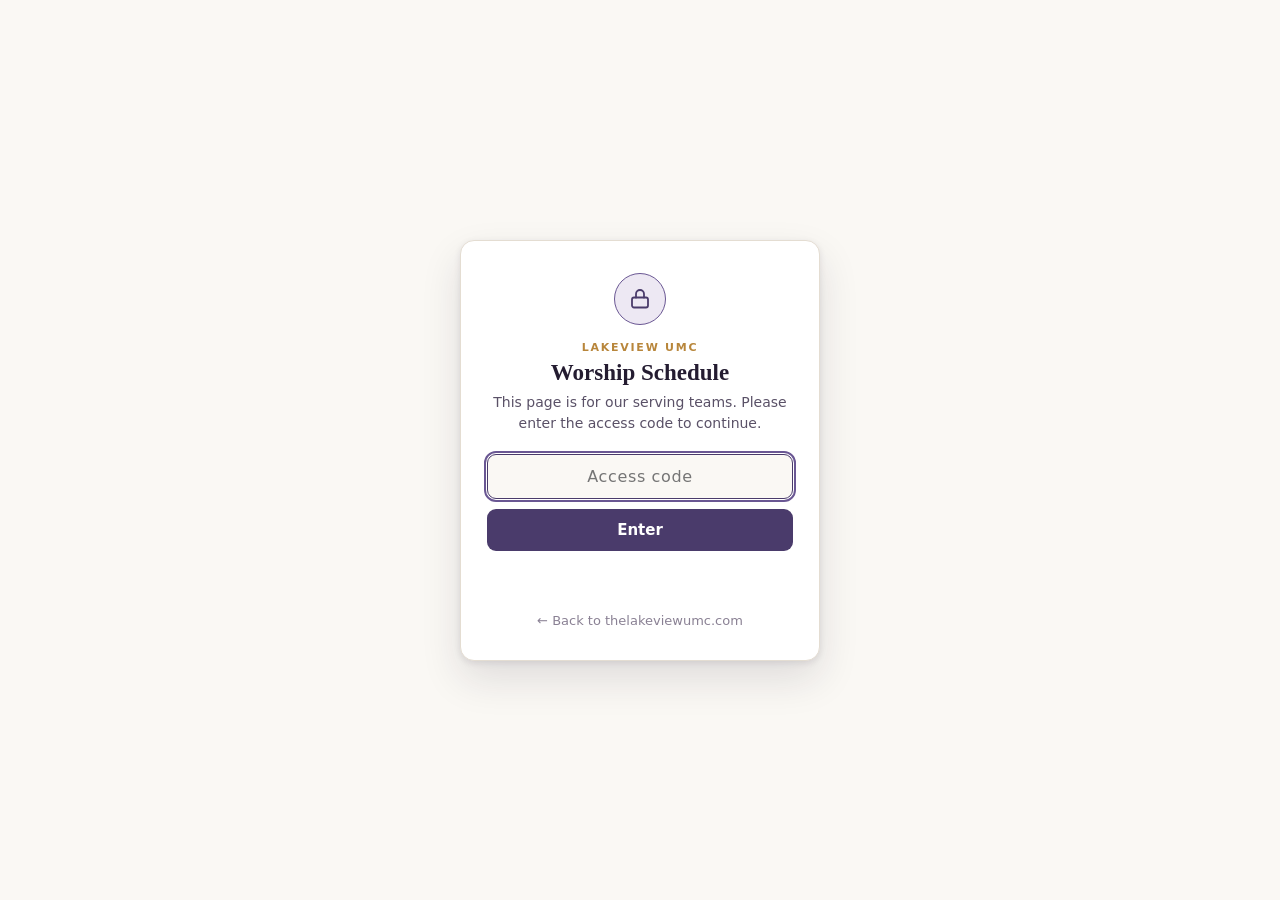
<file: worship-coordinator/index.html>
<meta charset="utf-8">
<meta name="viewport" content="width=device-width, initial-scale=1">
<title>Lakeview UMC Worship Coordinator</title>
<style>
  :root {
    --ground: #FAF8F4;
    --surface: #FFFFFF;
    --surface-2: #F3EFE8;
    --ink: #241C31;
    --ink-soft: #5A5167;
    --ink-faint: #8A8194;
    --line: #E4DDD2;
    --line-strong: #D2C9BC;
    --primary: #4A3B6B;
    --primary-soft: #6A5793;
    --primary-wash: #EDE8F3;
    --accent: #B8863B;
    --accent-wash: #F6ECD8;
    --featured-ground: #4A3B6B;
    --featured-ink: #F7F3EC;
    --featured-soft: #C9BEDD;
    --shadow: 0 1px 2px rgba(36,28,49,.06), 0 8px 24px rgba(36,28,49,.06);
    --shadow-lift: 0 2px 6px rgba(36,28,49,.10), 0 18px 40px rgba(36,28,49,.12);
    --serif: "Iowan Old Style", "Palatino Linotype", Palatino, "Book Antiqua", Georgia, serif;
    --sans: ui-sans-serif, system-ui, -apple-system, "Segoe UI", Roboto, Helvetica, Arial, sans-serif;
    --radius: 14px;
    --radius-sm: 9px;
  }
  @media (prefers-color-scheme: dark) {
    :root {
      --ground: #16121D;
      --surface: #1F1929;
      --surface-2: #271F34;
      --ink: #F1EBF7;
      --ink-soft: #B8AEC8;
      --ink-faint: #857A97;
      --line: #322A41;
      --line-strong: #3F3550;
      --primary: #B7A2E0;
      --primary-soft: #C9B9EA;
      --primary-wash: #2A2138;
      --accent: #E0B166;
      --accent-wash: #33281A;
      --featured-ground: #241B34;
      --featured-ink: #F1EBF7;
      --featured-soft: #B0A2CC;
      --shadow: 0 1px 2px rgba(0,0,0,.4), 0 8px 24px rgba(0,0,0,.35);
      --shadow-lift: 0 2px 6px rgba(0,0,0,.5), 0 18px 40px rgba(0,0,0,.45);
    }
  }
  :root[data-theme="light"] {
    --ground: #FAF8F4; --surface: #FFFFFF; --surface-2: #F3EFE8;
    --ink: #241C31; --ink-soft: #5A5167; --ink-faint: #8A8194;
    --line: #E4DDD2; --line-strong: #D2C9BC;
    --primary: #4A3B6B; --primary-soft: #6A5793; --primary-wash: #EDE8F3;
    --accent: #B8863B; --accent-wash: #F6ECD8;
    --featured-ground: #4A3B6B; --featured-ink: #F7F3EC; --featured-soft: #C9BEDD;
    --shadow: 0 1px 2px rgba(36,28,49,.06), 0 8px 24px rgba(36,28,49,.06);
    --shadow-lift: 0 2px 6px rgba(36,28,49,.10), 0 18px 40px rgba(36,28,49,.12);
  }
  :root[data-theme="dark"] {
    --ground: #16121D; --surface: #1F1929; --surface-2: #271F34;
    --ink: #F1EBF7; --ink-soft: #B8AEC8; --ink-faint: #857A97;
    --line: #322A41; --line-strong: #3F3550;
    --primary: #B7A2E0; --primary-soft: #C9B9EA; --primary-wash: #2A2138;
    --accent: #E0B166; --accent-wash: #33281A;
    --featured-ground: #241B34; --featured-ink: #F1EBF7; --featured-soft: #B0A2CC;
    --shadow: 0 1px 2px rgba(0,0,0,.4), 0 8px 24px rgba(0,0,0,.35);
    --shadow-lift: 0 2px 6px rgba(0,0,0,.5), 0 18px 40px rgba(0,0,0,.45);
  }

  * { box-sizing: border-box; }
  body { margin: 0; }
  .page {
    background: var(--ground);
    color: var(--ink);
    font-family: var(--sans);
    line-height: 1.5;
    min-height: 100vh;
    -webkit-font-smoothing: antialiased;
  }
  .wrap { max-width: 940px; margin: 0 auto; padding: 0 18px 72px; }

  /* Header */
  .masthead {
    border-bottom: 1px solid var(--line);
    background: var(--surface);
  }
  .masthead-inner {
    max-width: 940px; margin: 0 auto; padding: 20px 18px 18px;
    display: flex; align-items: flex-start; justify-content: space-between; gap: 16px;
  }
  .brand-eyebrow {
    font-size: 11px; letter-spacing: .16em; text-transform: uppercase;
    color: var(--accent); font-weight: 700; margin: 0 0 4px;
  }
  .brand-title {
    font-family: var(--serif); font-weight: 600; color: var(--ink);
    font-size: clamp(24px, 6vw, 34px); line-height: 1.08; margin: 0;
    letter-spacing: -.01em; text-wrap: balance;
  }
  .brand-sub { margin: 6px 0 0; color: var(--ink-soft); font-size: 14px; max-width: 46ch; }
  .seal {
    flex: none; width: 52px; height: 52px; border-radius: 50%;
    display: grid; place-items: center; background: var(--primary-wash);
    border: 1.5px solid var(--primary-soft); color: var(--primary);
    font-family: var(--serif); font-weight: 600; font-size: 20px;
  }

  /* Top bar with Home + Print buttons */
  .topbar { max-width: 940px; margin: 0 auto; padding: 14px 18px 0;
    display: flex; align-items: center; justify-content: space-between; gap: 12px; }
  .home-btn { display: inline-flex; align-items: center; gap: 7px; font-family: var(--sans);
    font-size: 12.5px; font-weight: 700; letter-spacing: .06em; text-transform: uppercase;
    color: var(--primary); background: var(--primary-wash); border: 1px solid var(--primary-soft);
    padding: 8px 14px; border-radius: 999px; text-decoration: none; transition: all .15s ease; }
  .home-btn:hover { background: var(--primary); color: #fff; }
  :root[data-theme="dark"] .home-btn:hover { color: #16121D; }
  .home-btn svg { width: 15px; height: 15px; }
  .gate-back { display: inline-block; margin-top: 16px; font-size: 13px; color: var(--ink-faint); text-decoration: none; }
  .gate-back:hover { color: var(--primary); text-decoration: underline; }

  .topbar-actions { display: flex; align-items: center; gap: 8px; flex-wrap: wrap; justify-content: flex-end; }
  .print-btn { display: inline-flex; align-items: center; gap: 7px; font-family: var(--sans);
    font-size: 12.5px; font-weight: 700; letter-spacing: .06em; text-transform: uppercase;
    color: var(--accent); background: var(--accent-wash); border: 1px solid var(--accent);
    padding: 8px 14px; border-radius: 999px; cursor: pointer; transition: all .15s ease; }
  .print-btn:hover { background: var(--accent); color: #fff; }
  :root[data-theme="dark"] .print-btn:hover { color: #16121D; }
  .print-btn svg { width: 15px; height: 15px; }
  .png-btn { display: inline-flex; align-items: center; gap: 7px; font-family: var(--sans);
    font-size: 12.5px; font-weight: 700; letter-spacing: .06em; text-transform: uppercase;
    color: #fff; background: #4A3B6B; border: 1px solid #4A3B6B;
    padding: 8px 14px; border-radius: 999px; cursor: pointer; transition: all .15s ease; }
  .png-btn:hover { background: #5c4b82; }
  .png-btn:disabled { opacity: .6; cursor: default; }
  .png-btn svg { width: 15px; height: 15px; }

  /* Print / Save as PDF - clean output of the current view */
  @media print {
    .topbar, .toolbar, .foot, #gate, .featured, .card-tools { display: none !important; }
    html.unlocked .page { display: block !important; }
    body, .page, .masthead { background: #fff !important; }
    .masthead { border-bottom: 1px solid #ddd; }
    .section-label { margin-top: 4px; }
    .card { box-shadow: none !important; border: 1px solid #ccc; break-inside: avoid; page-break-inside: avoid; }
    .card:hover { box-shadow: none !important; }
    .card.collapsed .card-body { display: block !important; }
    * { -webkit-print-color-adjust: exact !important; print-color-adjust: exact !important; }
    @page { margin: 12mm; }
    /* Print a single event only */
    body.printing-single .section-label { display: none !important; }
    body.printing-single .card:not(.print-target) { display: none !important; }
    body.printing-single .card.print-target { break-inside: auto; page-break-inside: auto; }
  }

  /* Filters */
  .toolbar {
    position: sticky; top: 0; z-index: 5;
    background: color-mix(in srgb, var(--ground) 88%, transparent);
    backdrop-filter: blur(8px);
    border-bottom: 1px solid var(--line);
    margin-bottom: 26px;
  }
  .toolbar-inner {
    max-width: 940px; margin: 0 auto; padding: 12px 18px;
    display: flex; gap: 8px; overflow-x: auto; scrollbar-width: none;
  }
  .toolbar-inner::-webkit-scrollbar { display: none; }
  .chip {
    flex: none; font-family: var(--sans); font-size: 13.5px; font-weight: 600;
    color: var(--ink-soft); background: var(--surface); border: 1px solid var(--line-strong);
    padding: 7px 14px; border-radius: 999px; cursor: pointer; white-space: nowrap;
    transition: all .15s ease; display: inline-flex; align-items: center; gap: 7px;
  }
  .chip:hover { border-color: var(--primary-soft); color: var(--ink); }
  .chip[aria-pressed="true"] {
    background: var(--primary); border-color: var(--primary); color: #fff;
  }
  :root[data-theme="dark"] .chip[aria-pressed="true"],
  .chip[aria-pressed="true"] { color: #fff; }
  .chip .dot { width: 8px; height: 8px; border-radius: 50%; background: var(--type-color, var(--accent)); }

  .section-label {
    font-size: 12px; letter-spacing: .14em; text-transform: uppercase;
    color: var(--ink-faint); font-weight: 700; margin: 0 0 12px; display: flex;
    align-items: center; gap: 10px;
  }
  .section-label::after { content: ""; flex: 1; height: 1px; background: var(--line); }

  /* Featured "This Sunday" */
  .featured {
    background: var(--featured-ground); color: var(--featured-ink);
    border-radius: var(--radius); padding: 24px 22px; margin-bottom: 34px;
    box-shadow: var(--shadow-lift); position: relative; overflow: hidden;
  }
  .featured::before {
    content: ""; position: absolute; inset: 0;
    background: radial-gradient(120% 80% at 100% 0%, rgba(184,134,59,.22), transparent 60%);
    pointer-events: none;
  }
  .featured-tag {
    display: inline-flex; align-items: center; gap: 7px; font-size: 11px; font-weight: 700;
    letter-spacing: .14em; text-transform: uppercase; color: var(--accent);
    background: color-mix(in srgb, var(--accent) 16%, transparent); padding: 5px 11px;
    border-radius: 999px; margin-bottom: 14px; position: relative;
  }
  .featured-tag .pulse { width: 7px; height: 7px; border-radius: 50%; background: var(--accent); box-shadow: 0 0 0 0 var(--accent); animation: pulse 2.4s infinite; }
  @keyframes pulse { 0%{box-shadow:0 0 0 0 color-mix(in srgb,var(--accent) 60%,transparent);} 70%{box-shadow:0 0 0 8px transparent;} 100%{box-shadow:0 0 0 0 transparent;} }
  @media (prefers-reduced-motion: reduce) { .featured-tag .pulse { animation: none; } }
  .featured h2 {
    font-family: var(--serif); font-size: clamp(22px, 5.4vw, 30px); margin: 0 0 4px;
    font-weight: 600; letter-spacing: -.01em; text-wrap: balance; position: relative;
  }
  .featured-when { color: var(--featured-soft); font-size: 15px; margin: 0 0 18px; position: relative; }
  .featured-when strong { color: var(--featured-ink); font-weight: 600; }

  /* Event card */
  .cards { display: grid; gap: 18px; }
  .card {
    background: var(--surface); border: 1px solid var(--line); border-radius: var(--radius);
    box-shadow: var(--shadow); overflow: hidden; transition: box-shadow .2s ease, transform .2s ease;
  }
  .card:hover { box-shadow: var(--shadow-lift); }
  .card-head {
    display: flex; align-items: flex-start; gap: 14px; padding: 18px 20px 14px;
    border-bottom: 1px solid var(--line);
  }
  .datechip {
    flex: none; text-align: center; width: 58px; border-radius: var(--radius-sm);
    background: var(--surface-2); border: 1px solid var(--line); overflow: hidden;
  }
  .datechip .mo { font-size: 10.5px; font-weight: 800; letter-spacing: .1em; text-transform: uppercase;
    background: var(--primary); color: #fff; padding: 3px 0; }
  :root[data-theme="dark"] .datechip .mo { color: #16121D; }
  .datechip .dy { font-family: var(--serif); font-size: 22px; font-weight: 600; padding: 4px 0 2px; color: var(--ink); }
  .datechip .wd { font-size: 10px; color: var(--ink-faint); padding-bottom: 4px; font-weight: 600; text-transform: uppercase; letter-spacing: .06em; }
  .card-headline { flex: 1; min-width: 0; }
  .type-badge {
    display: inline-flex; align-items: center; gap: 6px; font-size: 11px; font-weight: 700;
    letter-spacing: .08em; text-transform: uppercase; padding: 4px 9px; border-radius: 999px;
    background: var(--badge-wash, var(--surface-2)); color: var(--badge-ink, var(--ink-soft));
    margin-bottom: 7px;
  }
  .type-badge .dot { width: 7px; height: 7px; border-radius: 50%; background: currentColor; }
  .card-title { font-family: var(--serif); font-size: 20px; font-weight: 600; margin: 0; color: var(--ink); letter-spacing: -.005em; }
  .card-time { font-size: 13.5px; color: var(--ink-soft); margin: 2px 0 0; }
  .card-time b { color: var(--ink); font-weight: 600; }

  /* Per-card tools + collapse */
  .card-head { cursor: pointer; }
  .card-tools { display: flex; align-items: center; gap: 4px; flex: none; }
  .card-tool { width: 32px; height: 32px; display: grid; place-items: center; border-radius: 8px;
    border: 1px solid var(--line); background: var(--surface); color: var(--ink-soft); cursor: pointer; transition: all .15s ease; }
  .card-tool:hover { color: var(--primary); border-color: var(--primary-soft); background: var(--primary-wash); }
  .card-tool:disabled { opacity: .5; cursor: default; }
  .card-tool svg { width: 16px; height: 16px; }
  .card-caret { width: 26px; height: 32px; display: grid; place-items: center; color: var(--ink-faint); }
  .card-caret svg { width: 18px; height: 18px; transition: transform .2s ease; transform: rotate(180deg); }
  .card.collapsed .card-caret svg { transform: rotate(0deg); }
  .card.collapsed .card-head { border-bottom: 0; }
  .card.collapsed .card-body { display: none; }
  .topbar-hint { font-size: 12px; color: var(--ink-faint); text-align: right; }
  @media (max-width: 640px) { .topbar-hint { display: none; } }

  .card-body { padding: 6px 20px 20px; }
  .rolegroup { margin-top: 14px; }
  .rolegroup-label {
    font-size: 11px; letter-spacing: .12em; text-transform: uppercase; color: var(--accent);
    font-weight: 700; margin: 0 0 8px;
  }
  .roles { display: grid; grid-template-columns: 1fr; gap: 1px; background: var(--line);
    border: 1px solid var(--line); border-radius: var(--radius-sm); overflow: hidden; }
  @media (min-width: 560px) { .roles { grid-template-columns: 1fr 1fr; } }
  .role {
    background: var(--surface); padding: 9px 12px; display: grid;
    grid-template-columns: 24px 1fr; gap: 11px; align-items: center;
  }
  .role-ic { color: var(--primary); display: grid; place-items: center; }
  .role-ic svg { width: 20px; height: 20px; }
  .role-txt { display: flex; flex-direction: column; gap: 1px; min-width: 0; }
  .role .r-label { font-size: 11.5px; color: var(--ink-faint); font-weight: 600; letter-spacing: .02em; }
  .role .r-name { font-size: 14.5px; color: var(--ink); font-weight: 500; }
  .role .r-name.empty { color: var(--ink-faint); font-weight: 400; font-style: italic; }

  /* Order of Worship (flow) */
  .flow { list-style: none; margin: 0; padding: 0; position: relative; }
  .flow::before {
    content: ""; position: absolute; left: 13px; top: 12px; bottom: 12px; width: 2px;
    background: linear-gradient(var(--line-strong), var(--line)); border-radius: 2px;
  }
  .flow-item {
    display: grid; grid-template-columns: 28px 1fr; align-items: baseline; gap: 12px;
    padding: 6px 0; position: relative;
  }
  .flow-num {
    grid-column: 1; z-index: 1; width: 28px; height: 28px; border-radius: 50%;
    display: grid; place-items: center; background: var(--surface);
    border: 2px solid var(--line-strong); color: var(--primary);
    font-family: var(--serif); font-size: 12.5px; font-weight: 600;
  }
  .flow-item.is-sermon .flow-num { background: var(--primary); border-color: var(--primary); color: #fff; }
  :root[data-theme="dark"] .flow-item.is-sermon .flow-num { color: #16121D; }
  .flow-body { display: flex; flex-wrap: wrap; align-items: baseline; gap: 4px 10px; padding-top: 3px; }
  .flow-part { font-size: 14.5px; color: var(--ink); font-weight: 600; }
  .flow-item.is-sermon .flow-part { color: var(--primary); }
  .flow-who { font-size: 13px; color: var(--ink-soft); }
  .flow-who::before { content: "· "; color: var(--ink-faint); }
  .flow-who.empty { color: var(--ink-faint); font-style: italic; }
  .flow-time { margin-left: auto; font-size: 11.5px; font-weight: 700; color: var(--primary);
    background: var(--primary-wash); padding: 2px 8px; border-radius: 999px;
    font-variant-numeric: tabular-nums; white-space: nowrap; }

  .style-pill {
    display: inline-flex; align-items: center; gap: 5px; font-size: 11px; font-weight: 700;
    letter-spacing: .06em; text-transform: uppercase; padding: 3px 9px; border-radius: 999px;
    border: 1px solid var(--line-strong); color: var(--ink-soft); background: var(--surface-2);
    margin-left: 7px; vertical-align: middle;
  }

  .detail-row { margin-top: 14px; }
  .detail-row .rolegroup-label { color: var(--ink-faint); }
  .songs { list-style: none; margin: 0; padding: 0; display: grid; gap: 6px; }
  .song {
    display: flex; align-items: baseline; gap: 10px; font-size: 14.5px; color: var(--ink);
    padding: 8px 12px; background: var(--surface-2); border-radius: var(--radius-sm);
  }
  .song .num { font-family: var(--serif); font-size: 13px; color: var(--accent); font-weight: 600; min-width: 14px; }
  .song .key { margin-left: auto; font-size: 11.5px; font-weight: 700; color: var(--primary);
    background: var(--primary-wash); padding: 2px 8px; border-radius: 999px; letter-spacing: .03em; }
  .scripture {
    font-family: var(--serif); font-size: 15px; color: var(--ink); font-style: italic;
    padding: 10px 14px; border-left: 3px solid var(--accent); background: var(--accent-wash);
    border-radius: 0 var(--radius-sm) var(--radius-sm) 0;
  }
  .note { font-size: 14px; color: var(--ink-soft); padding: 10px 12px; background: var(--surface-2); border-radius: var(--radius-sm); }

  .empty-state { text-align: center; padding: 48px 20px; color: var(--ink-faint); }
  .empty-state .big { font-family: var(--serif); font-size: 20px; color: var(--ink-soft); margin: 0 0 4px; }

  .foot {
    margin-top: 44px; padding-top: 20px; border-top: 1px solid var(--line);
    font-size: 12.5px; color: var(--ink-faint); text-align: center; line-height: 1.7;
  }
  .foot .brandline { color: var(--ink-soft); font-weight: 600; }

  /* Access gate */
  .page { display: none; }
  html.unlocked .page { display: block; }
  html.unlocked #gate { display: none; }
  #gate { position: fixed; inset: 0; z-index: 100; display: grid; place-items: center;
    background: var(--ground); color: var(--ink); font-family: var(--sans); padding: 24px; }
  .gate-card { width: 100%; max-width: 360px; background: var(--surface);
    border: 1px solid var(--line); border-radius: var(--radius); box-shadow: var(--shadow-lift);
    padding: 32px 26px; text-align: center; }
  .gate-lock { width: 52px; height: 52px; margin: 0 auto 16px; border-radius: 50%;
    background: var(--primary-wash); border: 1.5px solid var(--primary-soft); color: var(--primary);
    display: grid; place-items: center; }
  .gate-eyebrow { font-size: 11px; letter-spacing: .16em; text-transform: uppercase;
    color: var(--accent); font-weight: 700; margin: 0 0 6px; }
  .gate-title { font-family: var(--serif); font-size: 23px; font-weight: 600; margin: 0 0 6px; color: var(--ink); }
  .gate-sub { font-size: 14px; color: var(--ink-soft); margin: 0 0 20px; line-height: 1.5; }
  .gate-form { display: flex; flex-direction: column; gap: 10px; }
  .gate-input { font-family: var(--sans); font-size: 16px; padding: 12px 14px; border-radius: var(--radius-sm);
    border: 1px solid var(--line-strong); background: var(--ground); color: var(--ink);
    text-align: center; letter-spacing: .04em; }
  .gate-input:focus { outline: 2px solid var(--primary-soft); outline-offset: 1px; border-color: var(--primary); }
  .gate-btn { font-family: var(--sans); font-size: 15px; font-weight: 700; padding: 12px 14px;
    border-radius: var(--radius-sm); border: none; background: #4A3B6B; color: #fff; cursor: pointer;
    transition: background .15s ease; }
  .gate-btn:hover { background: #5c4b82; }
  .gate-error { font-size: 13px; color: #C0526A; min-height: 18px; margin: 2px 0 0; font-weight: 500; }
</style>

<div class="page">
  <div class="topbar">
    <a class="home-btn" href="/">
      <svg viewBox="0 0 24 24" fill="none" stroke="currentColor" stroke-width="2" stroke-linecap="round" stroke-linejoin="round"><path d="M3 11.5 12 4l9 7.5"></path><path d="M5 10v10h14V10"></path></svg>
      Home
    </a>
    <span class="topbar-hint">Tap an event to expand · use the buttons on each card to save or print it</span>
  </div>
  <header class="masthead">
    <div class="masthead-inner">
      <div>
        <p class="brand-eyebrow">Lakeview UMC · Brgy. Halang, Lipa City</p>
        <h1 class="brand-title">Worship &amp; Event Coordinator</h1>
        <p class="brand-sub">The order of worship, who's assigned, and the songs - so every team is ready before Sunday.</p>
      </div>
      <div class="seal" aria-hidden="true">L</div>
    </div>
  </header>

  <nav class="toolbar" aria-label="Filter by event type">
    <div class="toolbar-inner" id="filters"></div>
  </nav>

  <main class="wrap">
    <section id="featured-slot"></section>
    <section>
      <p class="section-label" id="list-label">Upcoming Services</p>
      <div class="cards" id="cards"></div>
    </section>
    <footer class="foot">
      <div class="brandline">Lakeview UMC · Worship Coordinator</div>
      <div>This page updates automatically from a Google Sheet. Draft preview - showing sample data for now.</div>
    </footer>
  </main>
</div>

<div id="gate">
  <div class="gate-card">
    <div class="gate-lock" aria-hidden="true">
      <svg width="24" height="24" viewBox="0 0 24 24" fill="none" stroke="currentColor" stroke-width="1.8" stroke-linecap="round" stroke-linejoin="round"><rect x="4" y="10.5" width="16" height="10" rx="2"></rect><path d="M8 10.5V7a4 4 0 0 1 8 0v3.5"></path></svg>
    </div>
    <p class="gate-eyebrow">Lakeview UMC</p>
    <h1 class="gate-title">Worship Schedule</h1>
    <p class="gate-sub">This page is for our serving teams. Please enter the access code to continue.</p>
    <form class="gate-form" id="gate-form">
      <input class="gate-input" id="gate-input" type="password" inputmode="text" autocomplete="off" autocapitalize="off" spellcheck="false" placeholder="Access code" aria-label="Access code">
      <button class="gate-btn" type="submit">Enter</button>
      <p class="gate-error" id="gate-error" role="alert"></p>
    </form>
    <a class="gate-back" href="/">&larr; Back to thelakeviewumc.com</a>
  </div>
</div>
<script>if(localStorage.getItem("lvumc_wc_unlocked")==="1"){document.documentElement.classList.add("unlocked");}</script>

<!-- html2canvas 1.4.1 (inlined for offline PNG export) -->
<script>/*!
 * html2canvas 1.4.1 <https://html2canvas.hertzen.com>
 * Copyright (c) 2022 Niklas von Hertzen <https://hertzen.com>
 * Released under MIT License
 */
!function(A,e){"object"==typeof exports&&"undefined"!=typeof module?module.exports=e():"function"==typeof define&&define.amd?define(e):(A="undefined"!=typeof globalThis?globalThis:A||self).html2canvas=e()}(this,function(){"use strict";
/*! *****************************************************************************
    Copyright (c) Microsoft Corporation.

    Permission to use, copy, modify, and/or distribute this software for any
    purpose with or without fee is hereby granted.

    THE SOFTWARE IS PROVIDED "AS IS" AND THE AUTHOR DISCLAIMS ALL WARRANTIES WITH
    REGARD TO THIS SOFTWARE INCLUDING ALL IMPLIED WARRANTIES OF MERCHANTABILITY
    AND FITNESS. IN NO EVENT SHALL THE AUTHOR BE LIABLE FOR ANY SPECIAL, DIRECT,
    INDIRECT, OR CONSEQUENTIAL DAMAGES OR ANY DAMAGES WHATSOEVER RESULTING FROM
    LOSS OF USE, DATA OR PROFITS, WHETHER IN AN ACTION OF CONTRACT, NEGLIGENCE OR
    OTHER TORTIOUS ACTION, ARISING OUT OF OR IN CONNECTION WITH THE USE OR
    PERFORMANCE OF THIS SOFTWARE.
    ***************************************************************************** */var r=function(A,e){return(r=Object.setPrototypeOf||{__proto__:[]}instanceof Array&&function(A,e){A.__proto__=e}||function(A,e){for(var t in e)Object.prototype.hasOwnProperty.call(e,t)&&(A[t]=e[t])})(A,e)};function A(A,e){if("function"!=typeof e&&null!==e)throw new TypeError("Class extends value "+String(e)+" is not a constructor or null");function t(){this.constructor=A}r(A,e),A.prototype=null===e?Object.create(e):(t.prototype=e.prototype,new t)}var h=function(){return(h=Object.assign||function(A){for(var e,t=1,r=arguments.length;t<r;t++)for(var B in e=arguments[t])Object.prototype.hasOwnProperty.call(e,B)&&(A[B]=e[B]);return A}).apply(this,arguments)};function a(A,s,o,i){return new(o=o||Promise)(function(t,e){function r(A){try{n(i.next(A))}catch(A){e(A)}}function B(A){try{n(i.throw(A))}catch(A){e(A)}}function n(A){var e;A.done?t(A.value):((e=A.value)instanceof o?e:new o(function(A){A(e)})).then(r,B)}n((i=i.apply(A,s||[])).next())})}function H(t,r){var B,n,s,o={label:0,sent:function(){if(1&s[0])throw s[1];return s[1]},trys:[],ops:[]},A={next:e(0),throw:e(1),return:e(2)};return"function"==typeof Symbol&&(A[Symbol.iterator]=function(){return this}),A;function e(e){return function(A){return function(e){if(B)throw new TypeError("Generator is already executing.");for(;o;)try{if(B=1,n&&(s=2&e[0]?n.return:e[0]?n.throw||((s=n.return)&&s.call(n),0):n.next)&&!(s=s.call(n,e[1])).done)return s;switch(n=0,(e=s?[2&e[0],s.value]:e)[0]){case 0:case 1:s=e;break;case 4:return o.label++,{value:e[1],done:!1};case 5:o.label++,n=e[1],e=[0];continue;case 7:e=o.ops.pop(),o.trys.pop();continue;default:if(!(s=0<(s=o.trys).length&&s[s.length-1])&&(6===e[0]||2===e[0])){o=0;continue}if(3===e[0]&&(!s||e[1]>s[0]&&e[1]<s[3])){o.label=e[1];break}if(6===e[0]&&o.label<s[1]){o.label=s[1],s=e;break}if(s&&o.label<s[2]){o.label=s[2],o.ops.push(e);break}s[2]&&o.ops.pop(),o.trys.pop();continue}e=r.call(t,o)}catch(A){e=[6,A],n=0}finally{B=s=0}if(5&e[0])throw e[1];return{value:e[0]?e[1]:void 0,done:!0}}([e,A])}}}function t(A,e,t){if(t||2===arguments.length)for(var r,B=0,n=e.length;B<n;B++)!r&&B in e||((r=r||Array.prototype.slice.call(e,0,B))[B]=e[B]);return A.concat(r||e)}var d=(B.prototype.add=function(A,e,t,r){return new B(this.left+A,this.top+e,this.width+t,this.height+r)},B.fromClientRect=function(A,e){return new B(e.left+A.windowBounds.left,e.top+A.windowBounds.top,e.width,e.height)},B.fromDOMRectList=function(A,e){e=Array.from(e).find(function(A){return 0!==A.width});return e?new B(e.left+A.windowBounds.left,e.top+A.windowBounds.top,e.width,e.height):B.EMPTY},B.EMPTY=new B(0,0,0,0),B);function B(A,e,t,r){this.left=A,this.top=e,this.width=t,this.height=r}for(var f=function(A,e){return d.fromClientRect(A,e.getBoundingClientRect())},Q=function(A){for(var e=[],t=0,r=A.length;t<r;){var B,n=A.charCodeAt(t++);55296<=n&&n<=56319&&t<r?56320==(64512&(B=A.charCodeAt(t++)))?e.push(((1023&n)<<10)+(1023&B)+65536):(e.push(n),t--):e.push(n)}return e},g=function(){for(var A=[],e=0;e<arguments.length;e++)A[e]=arguments[e];if(String.fromCodePoint)return String.fromCodePoint.apply(String,A);var t=A.length;if(!t)return"";for(var r=[],B=-1,n="";++B<t;){var s=A[B];s<=65535?r.push(s):(s-=65536,r.push(55296+(s>>10),s%1024+56320)),(B+1===t||16384<r.length)&&(n+=String.fromCharCode.apply(String,r),r.length=0)}return n},e="ABCDEFGHIJKLMNOPQRSTUVWXYZabcdefghijklmnopqrstuvwxyz0123456789+/",n="undefined"==typeof Uint8Array?[]:new Uint8Array(256),s=0;s<e.length;s++)n[e.charCodeAt(s)]=s;for(var o="ABCDEFGHIJKLMNOPQRSTUVWXYZabcdefghijklmnopqrstuvwxyz0123456789+/",c="undefined"==typeof Uint8Array?[]:new Uint8Array(256),i=0;i<o.length;i++)c[o.charCodeAt(i)]=i;function w(A,e,t){return A.slice?A.slice(e,t):new Uint16Array(Array.prototype.slice.call(A,e,t))}var U=(l.prototype.get=function(A){var e;if(0<=A){if(A<55296||56319<A&&A<=65535)return e=this.index[A>>5],this.data[e=(e<<2)+(31&A)];if(A<=65535)return e=this.index[2048+(A-55296>>5)],this.data[e=(e<<2)+(31&A)];if(A<this.highStart)return e=this.index[e=2080+(A>>11)],e=this.index[e+=A>>5&63],this.data[e=(e<<2)+(31&A)];if(A<=1114111)return this.data[this.highValueIndex]}return this.errorValue},l);function l(A,e,t,r,B,n){this.initialValue=A,this.errorValue=e,this.highStart=t,this.highValueIndex=r,this.index=B,this.data=n}for(var C="ABCDEFGHIJKLMNOPQRSTUVWXYZabcdefghijklmnopqrstuvwxyz0123456789+/",u="undefined"==typeof Uint8Array?[]:new Uint8Array(256),F=0;F<C.length;F++)u[C.charCodeAt(F)]=F;function p(A,e,t,r){var B=r[t];if(Array.isArray(A)?-1!==A.indexOf(B):A===B)for(var n=t;n<=r.length;){if((o=r[++n])===e)return 1;if(o!==D)break}if(B===D)for(n=t;0<n;){var s=r[--n];if(Array.isArray(A)?-1!==A.indexOf(s):A===s)for(var o,i=t;i<=r.length;){if((o=r[++i])===e)return 1;if(o!==D)break}if(s!==D)break}}function E(A,e){for(var t=A;0<=t;){var r=e[t];if(r!==D)return r;t--}return 0}function I(t,A){var e=(B=function(A,r){void 0===r&&(r="strict");var B=[],n=[],s=[];return A.forEach(function(A,e){var t=rA.get(A);if(50<t?(s.push(!0),t-=50):s.push(!1),-1!==["normal","auto","loose"].indexOf(r)&&-1!==[8208,8211,12316,12448].indexOf(A))return n.push(e),B.push(16);if(4!==t&&11!==t)return n.push(e),31===t?B.push("strict"===r?O:q):t===AA||29===t?B.push(J):43===t?131072<=A&&A<=196605||196608<=A&&A<=262141?B.push(q):B.push(J):void B.push(t);if(0===e)return n.push(e),B.push(J);t=B[e-1];return-1===iA.indexOf(t)?(n.push(n[e-1]),B.push(t)):(n.push(e),B.push(J))}),[n,B,s]}(t,(A=A||{lineBreak:"normal",wordBreak:"normal"}).lineBreak))[0],r=B[1],B=B[2];return[e,r="break-all"===A.wordBreak||"break-word"===A.wordBreak?r.map(function(A){return-1!==[R,J,AA].indexOf(A)?q:A}):r,"keep-all"===A.wordBreak?B.map(function(A,e){return A&&19968<=t[e]&&t[e]<=40959}):void 0]}var y,K,m,L,b,D=10,v=13,x=15,M=17,S=18,T=19,G=20,O=21,V=22,k=24,R=25,N=26,P=27,X=28,J=30,Y=32,W=33,Z=34,_=35,q=37,j=38,z=39,$=40,AA=42,eA=[9001,65288],tA="×",rA=(m=function(A){var e,t,r,B,n=.75*A.length,s=A.length,o=0;"="===A[A.length-1]&&(n--,"="===A[A.length-2]&&n--);for(var n=new("undefined"!=typeof ArrayBuffer&&"undefined"!=typeof Uint8Array&&void 0!==Uint8Array.prototype.slice?ArrayBuffer:Array)(n),i=Array.isArray(n)?n:new Uint8Array(n),Q=0;Q<s;Q+=4)e=c[A.charCodeAt(Q)],t=c[A.charCodeAt(Q+1)],r=c[A.charCodeAt(Q+2)],B=c[A.charCodeAt(Q+3)],i[o++]=e<<2|t>>4,i[o++]=(15&t)<<4|r>>2,i[o++]=(3&r)<<6|63&B;return n}(y="[base64]/[base64]/[base64]/8DvwO/A78DvwO/A78DvwO/A78DvwO/A78DvwO/A78DvwO/A78DvwO/A78DvwO/A78DvwO/[base64]/CzAAMACHC4sLkwubC58Lpwt1AK4Ltgt1APsDMAAwADAAMAAwADAAMAAwAL4LwwvLC9IL1wvdCzAAMADlC+kL8Qv5C/[base64]/[base64]/[base64]//[base64]"),L=Array.isArray(m)?function(A){for(var e=A.length,t=[],r=0;r<e;r+=4)t.push(A[r+3]<<24|A[r+2]<<16|A[r+1]<<8|A[r]);return t}(m):new Uint32Array(m),b=Array.isArray(m)?function(A){for(var e=A.length,t=[],r=0;r<e;r+=2)t.push(A[r+1]<<8|A[r]);return t}(m):new Uint16Array(m),y=w(b,12,L[4]/2),K=2===L[5]?w(b,(24+L[4])/2):(m=L,b=Math.ceil((24+L[4])/4),m.slice?m.slice(b,K):new Uint32Array(Array.prototype.slice.call(m,b,K))),new U(L[0],L[1],L[2],L[3],y,K)),BA=[J,36],nA=[1,2,3,5],sA=[D,8],oA=[P,N],iA=nA.concat(sA),QA=[j,z,$,Z,_],cA=[x,v],aA=(gA.prototype.slice=function(){return g.apply(void 0,this.codePoints.slice(this.start,this.end))},gA);function gA(A,e,t,r){this.codePoints=A,this.required="!"===e,this.start=t,this.end=r}function wA(A,e){var t=Q(A),r=(e=I(t,e))[0],B=e[1],n=e[2],s=t.length,o=0,i=0;return{next:function(){if(s<=i)return{done:!0,value:null};for(var A=tA;i<s&&(A=function(A,e,t,r,B){if(0===t[r])return tA;var n=r-1;if(Array.isArray(B)&&!0===B[n])return tA;var s=n-1,o=1+n,i=e[n],r=0<=s?e[s]:0,B=e[o];if(2===i&&3===B)return tA;if(-1!==nA.indexOf(i))return"!";if(-1!==nA.indexOf(B))return tA;if(-1!==sA.indexOf(B))return tA;if(8===E(n,e))return"÷";if(11===rA.get(A[n]))return tA;if((i===Y||i===W)&&11===rA.get(A[o]))return tA;if(7===i||7===B)return tA;if(9===i)return tA;if(-1===[D,v,x].indexOf(i)&&9===B)return tA;if(-1!==[M,S,T,k,X].indexOf(B))return tA;if(E(n,e)===V)return tA;if(p(23,V,n,e))return tA;if(p([M,S],O,n,e))return tA;if(p(12,12,n,e))return tA;if(i===D)return"÷";if(23===i||23===B)return tA;if(16===B||16===i)return"÷";if(-1!==[v,x,O].indexOf(B)||14===i)return tA;if(36===r&&-1!==cA.indexOf(i))return tA;if(i===X&&36===B)return tA;if(B===G)return tA;if(-1!==BA.indexOf(B)&&i===R||-1!==BA.indexOf(i)&&B===R)return tA;if(i===P&&-1!==[q,Y,W].indexOf(B)||-1!==[q,Y,W].indexOf(i)&&B===N)return tA;if(-1!==BA.indexOf(i)&&-1!==oA.indexOf(B)||-1!==oA.indexOf(i)&&-1!==BA.indexOf(B))return tA;if(-1!==[P,N].indexOf(i)&&(B===R||-1!==[V,x].indexOf(B)&&e[1+o]===R)||-1!==[V,x].indexOf(i)&&B===R||i===R&&-1!==[R,X,k].indexOf(B))return tA;if(-1!==[R,X,k,M,S].indexOf(B))for(var Q=n;0<=Q;){if((c=e[Q])===R)return tA;if(-1===[X,k].indexOf(c))break;Q--}if(-1!==[P,N].indexOf(B))for(var c,Q=-1!==[M,S].indexOf(i)?s:n;0<=Q;){if((c=e[Q])===R)return tA;if(-1===[X,k].indexOf(c))break;Q--}if(j===i&&-1!==[j,z,Z,_].indexOf(B)||-1!==[z,Z].indexOf(i)&&-1!==[z,$].indexOf(B)||-1!==[$,_].indexOf(i)&&B===$)return tA;if(-1!==QA.indexOf(i)&&-1!==[G,N].indexOf(B)||-1!==QA.indexOf(B)&&i===P)return tA;if(-1!==BA.indexOf(i)&&-1!==BA.indexOf(B))return tA;if(i===k&&-1!==BA.indexOf(B))return tA;if(-1!==BA.concat(R).indexOf(i)&&B===V&&-1===eA.indexOf(A[o])||-1!==BA.concat(R).indexOf(B)&&i===S)return tA;if(41===i&&41===B){for(var a=t[n],g=1;0<a&&41===e[--a];)g++;if(g%2!=0)return tA}return i===Y&&B===W?tA:"÷"}(t,B,r,++i,n))===tA;);if(A===tA&&i!==s)return{done:!0,value:null};var e=new aA(t,A,o,i);return o=i,{value:e,done:!1}}}}function UA(A){return 48<=A&&A<=57}function lA(A){return UA(A)||65<=A&&A<=70||97<=A&&A<=102}function CA(A){return 10===A||9===A||32===A}function uA(A){return 97<=(t=e=A)&&t<=122||65<=(e=e)&&e<=90||128<=A||95===A;var e,t}function FA(A){return uA(A)||UA(A)||45===A}function hA(A,e){return 92===A&&10!==e}function dA(A,e,t){return 45===A?uA(e)||hA(e,t):!!uA(A)||92===A&&10!==e}function fA(A,e,t){return 43===A||45===A?!!UA(e)||46===e&&UA(t):UA(46===A?e:A)}var HA={type:2},pA={type:3},EA={type:4},IA={type:13},yA={type:8},KA={type:21},mA={type:9},LA={type:10},bA={type:11},DA={type:12},vA={type:14},xA={type:23},MA={type:1},SA={type:25},TA={type:24},GA={type:26},OA={type:27},VA={type:28},kA={type:29},RA={type:31},NA={type:32},PA=(XA.prototype.write=function(A){this._value=this._value.concat(Q(A))},XA.prototype.read=function(){for(var A=[],e=this.consumeToken();e!==NA;)A.push(e),e=this.consumeToken();return A},XA.prototype.consumeToken=function(){var A=this.consumeCodePoint();switch(A){case 34:return this.consumeStringToken(34);case 35:var e=this.peekCodePoint(0),t=this.peekCodePoint(1),r=this.peekCodePoint(2);if(FA(e)||hA(t,r)){var B=dA(e,t,r)?2:1;return{type:5,value:this.consumeName(),flags:B}}break;case 36:if(61===this.peekCodePoint(0))return this.consumeCodePoint(),IA;break;case 39:return this.consumeStringToken(39);case 40:return HA;case 41:return pA;case 42:if(61===this.peekCodePoint(0))return this.consumeCodePoint(),vA;break;case 43:if(fA(A,this.peekCodePoint(0),this.peekCodePoint(1)))return this.reconsumeCodePoint(A),this.consumeNumericToken();break;case 44:return EA;case 45:var r=A,B=this.peekCodePoint(0),n=this.peekCodePoint(1);if(fA(r,B,n))return this.reconsumeCodePoint(A),this.consumeNumericToken();if(dA(r,B,n))return this.reconsumeCodePoint(A),this.consumeIdentLikeToken();if(45===B&&62===n)return this.consumeCodePoint(),this.consumeCodePoint(),TA;break;case 46:if(fA(A,this.peekCodePoint(0),this.peekCodePoint(1)))return this.reconsumeCodePoint(A),this.consumeNumericToken();break;case 47:if(42===this.peekCodePoint(0))for(this.consumeCodePoint();;){var s=this.consumeCodePoint();if(42===s&&47===(s=this.consumeCodePoint()))return this.consumeToken();if(-1===s)return this.consumeToken()}break;case 58:return GA;case 59:return OA;case 60:if(33===this.peekCodePoint(0)&&45===this.peekCodePoint(1)&&45===this.peekCodePoint(2))return this.consumeCodePoint(),this.consumeCodePoint(),SA;break;case 64:var n=this.peekCodePoint(0),o=this.peekCodePoint(1),i=this.peekCodePoint(2);if(dA(n,o,i))return{type:7,value:this.consumeName()};break;case 91:return VA;case 92:if(hA(A,this.peekCodePoint(0)))return this.reconsumeCodePoint(A),this.consumeIdentLikeToken();break;case 93:return kA;case 61:if(61===this.peekCodePoint(0))return this.consumeCodePoint(),yA;break;case 123:return bA;case 125:return DA;case 117:case 85:o=this.peekCodePoint(0),i=this.peekCodePoint(1);return 43!==o||!lA(i)&&63!==i||(this.consumeCodePoint(),this.consumeUnicodeRangeToken()),this.reconsumeCodePoint(A),this.consumeIdentLikeToken();case 124:if(61===this.peekCodePoint(0))return this.consumeCodePoint(),mA;if(124===this.peekCodePoint(0))return this.consumeCodePoint(),KA;break;case 126:if(61===this.peekCodePoint(0))return this.consumeCodePoint(),LA;break;case-1:return NA}return CA(A)?(this.consumeWhiteSpace(),RA):UA(A)?(this.reconsumeCodePoint(A),this.consumeNumericToken()):uA(A)?(this.reconsumeCodePoint(A),this.consumeIdentLikeToken()):{type:6,value:g(A)}},XA.prototype.consumeCodePoint=function(){var A=this._value.shift();return void 0===A?-1:A},XA.prototype.reconsumeCodePoint=function(A){this._value.unshift(A)},XA.prototype.peekCodePoint=function(A){return A>=this._value.length?-1:this._value[A]},XA.prototype.consumeUnicodeRangeToken=function(){for(var A=[],e=this.consumeCodePoint();lA(e)&&A.length<6;)A.push(e),e=this.consumeCodePoint();for(var t=!1;63===e&&A.length<6;)A.push(e),e=this.consumeCodePoint(),t=!0;if(t)return{type:30,start:parseInt(g.apply(void 0,A.map(function(A){return 63===A?48:A})),16),end:parseInt(g.apply(void 0,A.map(function(A){return 63===A?70:A})),16)};var r=parseInt(g.apply(void 0,A),16);if(45===this.peekCodePoint(0)&&lA(this.peekCodePoint(1))){this.consumeCodePoint();for(var e=this.consumeCodePoint(),B=[];lA(e)&&B.length<6;)B.push(e),e=this.consumeCodePoint();return{type:30,start:r,end:parseInt(g.apply(void 0,B),16)}}return{type:30,start:r,end:r}},XA.prototype.consumeIdentLikeToken=function(){var A=this.consumeName();return"url"===A.toLowerCase()&&40===this.peekCodePoint(0)?(this.consumeCodePoint(),this.consumeUrlToken()):40===this.peekCodePoint(0)?(this.consumeCodePoint(),{type:19,value:A}):{type:20,value:A}},XA.prototype.consumeUrlToken=function(){var A=[];if(this.consumeWhiteSpace(),-1===this.peekCodePoint(0))return{type:22,value:""};var e,t=this.peekCodePoint(0);if(39===t||34===t){t=this.consumeStringToken(this.consumeCodePoint());return 0===t.type&&(this.consumeWhiteSpace(),-1===this.peekCodePoint(0)||41===this.peekCodePoint(0))?(this.consumeCodePoint(),{type:22,value:t.value}):(this.consumeBadUrlRemnants(),xA)}for(;;){var r=this.consumeCodePoint();if(-1===r||41===r)return{type:22,value:g.apply(void 0,A)};if(CA(r))return this.consumeWhiteSpace(),-1===this.peekCodePoint(0)||41===this.peekCodePoint(0)?(this.consumeCodePoint(),{type:22,value:g.apply(void 0,A)}):(this.consumeBadUrlRemnants(),xA);if(34===r||39===r||40===r||(0<=(e=r)&&e<=8||11===e||14<=e&&e<=31||127===e))return this.consumeBadUrlRemnants(),xA;if(92===r){if(!hA(r,this.peekCodePoint(0)))return this.consumeBadUrlRemnants(),xA;A.push(this.consumeEscapedCodePoint())}else A.push(r)}},XA.prototype.consumeWhiteSpace=function(){for(;CA(this.peekCodePoint(0));)this.consumeCodePoint()},XA.prototype.consumeBadUrlRemnants=function(){for(;;){var A=this.consumeCodePoint();if(41===A||-1===A)return;hA(A,this.peekCodePoint(0))&&this.consumeEscapedCodePoint()}},XA.prototype.consumeStringSlice=function(A){for(var e="";0<A;){var t=Math.min(5e4,A);e+=g.apply(void 0,this._value.splice(0,t)),A-=t}return this._value.shift(),e},XA.prototype.consumeStringToken=function(A){for(var e="",t=0;;){var r,B=this._value[t];if(-1===B||void 0===B||B===A)return{type:0,value:e+=this.consumeStringSlice(t)};if(10===B)return this._value.splice(0,t),MA;92!==B||-1!==(r=this._value[t+1])&&void 0!==r&&(10===r?(e+=this.consumeStringSlice(t),t=-1,this._value.shift()):hA(B,r)&&(e+=this.consumeStringSlice(t),e+=g(this.consumeEscapedCodePoint()),t=-1)),t++}},XA.prototype.consumeNumber=function(){var A=[],e=4;for(43!==(t=this.peekCodePoint(0))&&45!==t||A.push(this.consumeCodePoint());UA(this.peekCodePoint(0));)A.push(this.consumeCodePoint());var t=this.peekCodePoint(0),r=this.peekCodePoint(1);if(46===t&&UA(r))for(A.push(this.consumeCodePoint(),this.consumeCodePoint()),e=8;UA(this.peekCodePoint(0));)A.push(this.consumeCodePoint());t=this.peekCodePoint(0);var r=this.peekCodePoint(1),B=this.peekCodePoint(2);if((69===t||101===t)&&((43===r||45===r)&&UA(B)||UA(r)))for(A.push(this.consumeCodePoint(),this.consumeCodePoint()),e=8;UA(this.peekCodePoint(0));)A.push(this.consumeCodePoint());return[function(A){var e=0,t=1;43!==A[e]&&45!==A[e]||(45===A[e]&&(t=-1),e++);for(var r=[];UA(A[e]);)r.push(A[e++]);var B=r.length?parseInt(g.apply(void 0,r),10):0;46===A[e]&&e++;for(var n=[];UA(A[e]);)n.push(A[e++]);var s=n.length,o=s?parseInt(g.apply(void 0,n),10):0;69!==A[e]&&101!==A[e]||e++;var i=1;43!==A[e]&&45!==A[e]||(45===A[e]&&(i=-1),e++);for(var Q=[];UA(A[e]);)Q.push(A[e++]);var c=Q.length?parseInt(g.apply(void 0,Q),10):0;return t*(B+o*Math.pow(10,-s))*Math.pow(10,i*c)}(A),e]},XA.prototype.consumeNumericToken=function(){var A=this.consumeNumber(),e=A[0],t=A[1],r=this.peekCodePoint(0),B=this.peekCodePoint(1),A=this.peekCodePoint(2);return dA(r,B,A)?{type:15,number:e,flags:t,unit:this.consumeName()}:37===r?(this.consumeCodePoint(),{type:16,number:e,flags:t}):{type:17,number:e,flags:t}},XA.prototype.consumeEscapedCodePoint=function(){var A,e=this.consumeCodePoint();if(lA(e)){for(var t=g(e);lA(this.peekCodePoint(0))&&t.length<6;)t+=g(this.consumeCodePoint());CA(this.peekCodePoint(0))&&this.consumeCodePoint();var r=parseInt(t,16);return 0===r||55296<=(A=r)&&A<=57343||1114111<r?65533:r}return-1===e?65533:e},XA.prototype.consumeName=function(){for(var A="";;){var e=this.consumeCodePoint();if(FA(e))A+=g(e);else{if(!hA(e,this.peekCodePoint(0)))return this.reconsumeCodePoint(e),A;A+=g(this.consumeEscapedCodePoint())}}},XA);function XA(){this._value=[]}var JA=(YA.create=function(A){var e=new PA;return e.write(A),new YA(e.read())},YA.parseValue=function(A){return YA.create(A).parseComponentValue()},YA.parseValues=function(A){return YA.create(A).parseComponentValues()},YA.prototype.parseComponentValue=function(){for(var A=this.consumeToken();31===A.type;)A=this.consumeToken();if(32===A.type)throw new SyntaxError("Error parsing CSS component value, unexpected EOF");this.reconsumeToken(A);for(var e=this.consumeComponentValue();31===(A=this.consumeToken()).type;);if(32===A.type)return e;throw new SyntaxError("Error parsing CSS component value, multiple values found when expecting only one")},YA.prototype.parseComponentValues=function(){for(var A=[];;){var e=this.consumeComponentValue();if(32===e.type)return A;A.push(e),A.push()}},YA.prototype.consumeComponentValue=function(){var A=this.consumeToken();switch(A.type){case 11:case 28:case 2:return this.consumeSimpleBlock(A.type);case 19:return this.consumeFunction(A)}return A},YA.prototype.consumeSimpleBlock=function(A){for(var e={type:A,values:[]},t=this.consumeToken();;){if(32===t.type||ce(t,A))return e;this.reconsumeToken(t),e.values.push(this.consumeComponentValue()),t=this.consumeToken()}},YA.prototype.consumeFunction=function(A){for(var e={name:A.value,values:[],type:18};;){var t=this.consumeToken();if(32===t.type||3===t.type)return e;this.reconsumeToken(t),e.values.push(this.consumeComponentValue())}},YA.prototype.consumeToken=function(){var A=this._tokens.shift();return void 0===A?NA:A},YA.prototype.reconsumeToken=function(A){this._tokens.unshift(A)},YA);function YA(A){this._tokens=A}function WA(A){return 15===A.type}function ZA(A){return 17===A.type}function _A(A){return 20===A.type}function qA(A){return 0===A.type}function jA(A,e){return _A(A)&&A.value===e}function zA(A){return 31!==A.type}function $A(A){return 31!==A.type&&4!==A.type}function Ae(A){var e=[],t=[];return A.forEach(function(A){if(4===A.type){if(0===t.length)throw new Error("Error parsing function args, zero tokens for arg");return e.push(t),void(t=[])}31!==A.type&&t.push(A)}),t.length&&e.push(t),e}function ee(A){return 17===A.type||15===A.type}function te(A){return 16===A.type||ee(A)}function re(A){return 1<A.length?[A[0],A[1]]:[A[0]]}function Be(A,e,t){var r=A[0],A=A[1];return[Ue(r,e),Ue(void 0!==A?A:r,t)]}function ne(A){return 15===A.type&&("deg"===A.unit||"grad"===A.unit||"rad"===A.unit||"turn"===A.unit)}function se(A){switch(A.filter(_A).map(function(A){return A.value}).join(" ")){case"to bottom right":case"to right bottom":case"left top":case"top left":return[ae,ae];case"to top":case"bottom":return Ce(0);case"to bottom left":case"to left bottom":case"right top":case"top right":return[ae,we];case"to right":case"left":return Ce(90);case"to top left":case"to left top":case"right bottom":case"bottom right":return[we,we];case"to bottom":case"top":return Ce(180);case"to top right":case"to right top":case"left bottom":case"bottom left":return[we,ae];case"to left":case"right":return Ce(270)}return 0}function oe(A){return 0==(255&A)}function ie(A){var e=255&A,t=255&A>>8,r=255&A>>16,A=255&A>>24;return e<255?"rgba("+A+","+r+","+t+","+e/255+")":"rgb("+A+","+r+","+t+")"}function Qe(A,e){if(17===A.type)return A.number;if(16!==A.type)return 0;var t=3===e?1:255;return 3===e?A.number/100*t:Math.round(A.number/100*t)}var ce=function(A,e){return 11===e&&12===A.type||(28===e&&29===A.type||2===e&&3===A.type)},ae={type:17,number:0,flags:4},ge={type:16,number:50,flags:4},we={type:16,number:100,flags:4},Ue=function(A,e){if(16===A.type)return A.number/100*e;if(WA(A))switch(A.unit){case"rem":case"em":return 16*A.number;default:return A.number}return A.number},le=function(A,e){if(15===e.type)switch(e.unit){case"deg":return Math.PI*e.number/180;case"grad":return Math.PI/200*e.number;case"rad":return e.number;case"turn":return 2*Math.PI*e.number}throw new Error("Unsupported angle type")},Ce=function(A){return Math.PI*A/180},ue=function(A,e){if(18===e.type){var t=me[e.name];if(void 0===t)throw new Error('Attempting to parse an unsupported color function "'+e.name+'"');return t(A,e.values)}if(5===e.type){if(3===e.value.length){var r=e.value.substring(0,1),B=e.value.substring(1,2),n=e.value.substring(2,3);return Fe(parseInt(r+r,16),parseInt(B+B,16),parseInt(n+n,16),1)}if(4===e.value.length){var r=e.value.substring(0,1),B=e.value.substring(1,2),n=e.value.substring(2,3),s=e.value.substring(3,4);return Fe(parseInt(r+r,16),parseInt(B+B,16),parseInt(n+n,16),parseInt(s+s,16)/255)}if(6===e.value.length){r=e.value.substring(0,2),B=e.value.substring(2,4),n=e.value.substring(4,6);return Fe(parseInt(r,16),parseInt(B,16),parseInt(n,16),1)}if(8===e.value.length){r=e.value.substring(0,2),B=e.value.substring(2,4),n=e.value.substring(4,6),s=e.value.substring(6,8);return Fe(parseInt(r,16),parseInt(B,16),parseInt(n,16),parseInt(s,16)/255)}}if(20===e.type){e=Le[e.value.toUpperCase()];if(void 0!==e)return e}return Le.TRANSPARENT},Fe=function(A,e,t,r){return(A<<24|e<<16|t<<8|Math.round(255*r)<<0)>>>0},he=function(A,e){e=e.filter($A);if(3===e.length){var t=e.map(Qe),r=t[0],B=t[1],t=t[2];return Fe(r,B,t,1)}if(4!==e.length)return 0;e=e.map(Qe),r=e[0],B=e[1],t=e[2],e=e[3];return Fe(r,B,t,e)};function de(A,e,t){return t<0&&(t+=1),1<=t&&--t,t<1/6?(e-A)*t*6+A:t<.5?e:t<2/3?6*(e-A)*(2/3-t)+A:A}function fe(A,e){return ue(A,JA.create(e).parseComponentValue())}function He(A,e){return A=ue(A,e[0]),(e=e[1])&&te(e)?{color:A,stop:e}:{color:A,stop:null}}function pe(A,t){var e=A[0],r=A[A.length-1];null===e.stop&&(e.stop=ae),null===r.stop&&(r.stop=we);for(var B=[],n=0,s=0;s<A.length;s++){var o=A[s].stop;null!==o?(n<(o=Ue(o,t))?B.push(o):B.push(n),n=o):B.push(null)}for(var i=null,s=0;s<B.length;s++){var Q=B[s];if(null===Q)null===i&&(i=s);else if(null!==i){for(var c=s-i,a=(Q-B[i-1])/(1+c),g=1;g<=c;g++)B[i+g-1]=a*g;i=null}}return A.map(function(A,e){return{color:A.color,stop:Math.max(Math.min(1,B[e]/t),0)}})}function Ee(A,e,t){var r="number"==typeof A?A:(s=e/2,r=(n=t)/2,s=Ue((B=A)[0],e)-s,n=r-Ue(B[1],n),(Math.atan2(n,s)+2*Math.PI)%(2*Math.PI)),B=Math.abs(e*Math.sin(r))+Math.abs(t*Math.cos(r)),n=e/2,s=t/2,e=B/2,t=Math.sin(r-Math.PI/2)*e,e=Math.cos(r-Math.PI/2)*e;return[B,n-e,n+e,s-t,s+t]}function Ie(A,e){return Math.sqrt(A*A+e*e)}function ye(A,e,B,n,s){return[[0,0],[0,e],[A,0],[A,e]].reduce(function(A,e){var t=e[0],r=e[1],r=Ie(B-t,n-r);return(s?r<A.optimumDistance:r>A.optimumDistance)?{optimumCorner:e,optimumDistance:r}:A},{optimumDistance:s?1/0:-1/0,optimumCorner:null}).optimumCorner}var Ke=function(A,e){var t=e.filter($A),r=t[0],B=t[1],n=t[2],e=t[3],t=(17===r.type?Ce(r.number):le(A,r))/(2*Math.PI),A=te(B)?B.number/100:0,r=te(n)?n.number/100:0,B=void 0!==e&&te(e)?Ue(e,1):1;if(0==A)return Fe(255*r,255*r,255*r,1);n=r<=.5?r*(1+A):r+A-r*A,e=2*r-n,A=de(e,n,t+1/3),r=de(e,n,t),t=de(e,n,t-1/3);return Fe(255*A,255*r,255*t,B)},me={hsl:Ke,hsla:Ke,rgb:he,rgba:he},Le={ALICEBLUE:4042850303,ANTIQUEWHITE:4209760255,AQUA:16777215,AQUAMARINE:2147472639,AZURE:4043309055,BEIGE:4126530815,BISQUE:4293182719,BLACK:255,BLANCHEDALMOND:4293643775,BLUE:65535,BLUEVIOLET:2318131967,BROWN:2771004159,BURLYWOOD:3736635391,CADETBLUE:1604231423,CHARTREUSE:2147418367,CHOCOLATE:3530104575,CORAL:4286533887,CORNFLOWERBLUE:1687547391,CORNSILK:4294499583,CRIMSON:3692313855,CYAN:16777215,DARKBLUE:35839,DARKCYAN:9145343,DARKGOLDENROD:3095837695,DARKGRAY:2846468607,DARKGREEN:6553855,DARKGREY:2846468607,DARKKHAKI:3182914559,DARKMAGENTA:2332068863,DARKOLIVEGREEN:1433087999,DARKORANGE:4287365375,DARKORCHID:2570243327,DARKRED:2332033279,DARKSALMON:3918953215,DARKSEAGREEN:2411499519,DARKSLATEBLUE:1211993087,DARKSLATEGRAY:793726975,DARKSLATEGREY:793726975,DARKTURQUOISE:13554175,DARKVIOLET:2483082239,DEEPPINK:4279538687,DEEPSKYBLUE:12582911,DIMGRAY:1768516095,DIMGREY:1768516095,DODGERBLUE:512819199,FIREBRICK:2988581631,FLORALWHITE:4294635775,FORESTGREEN:579543807,FUCHSIA:4278255615,GAINSBORO:3705462015,GHOSTWHITE:4177068031,GOLD:4292280575,GOLDENROD:3668254975,GRAY:2155905279,GREEN:8388863,GREENYELLOW:2919182335,GREY:2155905279,HONEYDEW:4043305215,HOTPINK:4285117695,INDIANRED:3445382399,INDIGO:1258324735,IVORY:4294963455,KHAKI:4041641215,LAVENDER:3873897215,LAVENDERBLUSH:4293981695,LAWNGREEN:2096890111,LEMONCHIFFON:4294626815,LIGHTBLUE:2916673279,LIGHTCORAL:4034953471,LIGHTCYAN:3774873599,LIGHTGOLDENRODYELLOW:4210742015,LIGHTGRAY:3553874943,LIGHTGREEN:2431553791,LIGHTGREY:3553874943,LIGHTPINK:4290167295,LIGHTSALMON:4288707327,LIGHTSEAGREEN:548580095,LIGHTSKYBLUE:2278488831,LIGHTSLATEGRAY:2005441023,LIGHTSLATEGREY:2005441023,LIGHTSTEELBLUE:2965692159,LIGHTYELLOW:4294959359,LIME:16711935,LIMEGREEN:852308735,LINEN:4210091775,MAGENTA:4278255615,MAROON:2147483903,MEDIUMAQUAMARINE:1724754687,MEDIUMBLUE:52735,MEDIUMORCHID:3126187007,MEDIUMPURPLE:2473647103,MEDIUMSEAGREEN:1018393087,MEDIUMSLATEBLUE:2070474495,MEDIUMSPRINGGREEN:16423679,MEDIUMTURQUOISE:1221709055,MEDIUMVIOLETRED:3340076543,MIDNIGHTBLUE:421097727,MINTCREAM:4127193855,MISTYROSE:4293190143,MOCCASIN:4293178879,NAVAJOWHITE:4292783615,NAVY:33023,OLDLACE:4260751103,OLIVE:2155872511,OLIVEDRAB:1804477439,ORANGE:4289003775,ORANGERED:4282712319,ORCHID:3664828159,PALEGOLDENROD:4008225535,PALEGREEN:2566625535,PALETURQUOISE:2951671551,PALEVIOLETRED:3681588223,PAPAYAWHIP:4293907967,PEACHPUFF:4292524543,PERU:3448061951,PINK:4290825215,PLUM:3718307327,POWDERBLUE:2967529215,PURPLE:2147516671,REBECCAPURPLE:1714657791,RED:4278190335,ROSYBROWN:3163525119,ROYALBLUE:1097458175,SADDLEBROWN:2336560127,SALMON:4202722047,SANDYBROWN:4104413439,SEAGREEN:780883967,SEASHELL:4294307583,SIENNA:2689740287,SILVER:3233857791,SKYBLUE:2278484991,SLATEBLUE:1784335871,SLATEGRAY:1887473919,SLATEGREY:1887473919,SNOW:4294638335,SPRINGGREEN:16744447,STEELBLUE:1182971135,TAN:3535047935,TEAL:8421631,THISTLE:3636451583,TOMATO:4284696575,TRANSPARENT:0,TURQUOISE:1088475391,VIOLET:4001558271,WHEAT:4125012991,WHITE:4294967295,WHITESMOKE:4126537215,YELLOW:4294902015,YELLOWGREEN:2597139199},be={name:"background-clip",initialValue:"border-box",prefix:!1,type:1,parse:function(A,e){return e.map(function(A){if(_A(A))switch(A.value){case"padding-box":return 1;case"content-box":return 2}return 0})}},De={name:"background-color",initialValue:"transparent",prefix:!1,type:3,format:"color"},Ke=function(t,A){var r=Ce(180),B=[];return Ae(A).forEach(function(A,e){if(0===e){e=A[0];if(20===e.type&&-1!==["top","left","right","bottom"].indexOf(e.value))return void(r=se(A));if(ne(e))return void(r=(le(t,e)+Ce(270))%Ce(360))}A=He(t,A);B.push(A)}),{angle:r,stops:B,type:1}},ve="closest-side",xe="farthest-side",Me="closest-corner",Se="farthest-corner",Te="ellipse",Ge="contain",he=function(r,A){var B=0,n=3,s=[],o=[];return Ae(A).forEach(function(A,e){var t=!0;0===e?t=A.reduce(function(A,e){if(_A(e))switch(e.value){case"center":return o.push(ge),!1;case"top":case"left":return o.push(ae),!1;case"right":case"bottom":return o.push(we),!1}else if(te(e)||ee(e))return o.push(e),!1;return A},t):1===e&&(t=A.reduce(function(A,e){if(_A(e))switch(e.value){case"circle":return B=0,!1;case Te:return!(B=1);case Ge:case ve:return n=0,!1;case xe:return!(n=1);case Me:return!(n=2);case"cover":case Se:return!(n=3)}else if(ee(e)||te(e))return(n=!Array.isArray(n)?[]:n).push(e),!1;return A},t)),t&&(A=He(r,A),s.push(A))}),{size:n,shape:B,stops:s,position:o,type:2}},Oe=function(A,e){if(22===e.type){var t={url:e.value,type:0};return A.cache.addImage(e.value),t}if(18!==e.type)throw new Error("Unsupported image type "+e.type);t=ke[e.name];if(void 0===t)throw new Error('Attempting to parse an unsupported image function "'+e.name+'"');return t(A,e.values)};var Ve,ke={"linear-gradient":function(t,A){var r=Ce(180),B=[];return Ae(A).forEach(function(A,e){if(0===e){e=A[0];if(20===e.type&&"to"===e.value)return void(r=se(A));if(ne(e))return void(r=le(t,e))}A=He(t,A);B.push(A)}),{angle:r,stops:B,type:1}},"-moz-linear-gradient":Ke,"-ms-linear-gradient":Ke,"-o-linear-gradient":Ke,"-webkit-linear-gradient":Ke,"radial-gradient":function(B,A){var n=0,s=3,o=[],i=[];return Ae(A).forEach(function(A,e){var t,r=!0;0===e&&(t=!1,r=A.reduce(function(A,e){if(t)if(_A(e))switch(e.value){case"center":return i.push(ge),A;case"top":case"left":return i.push(ae),A;case"right":case"bottom":return i.push(we),A}else(te(e)||ee(e))&&i.push(e);else if(_A(e))switch(e.value){case"circle":return n=0,!1;case Te:return!(n=1);case"at":return!(t=!0);case ve:return s=0,!1;case"cover":case xe:return!(s=1);case Ge:case Me:return!(s=2);case Se:return!(s=3)}else if(ee(e)||te(e))return(s=!Array.isArray(s)?[]:s).push(e),!1;return A},r)),r&&(A=He(B,A),o.push(A))}),{size:s,shape:n,stops:o,position:i,type:2}},"-moz-radial-gradient":he,"-ms-radial-gradient":he,"-o-radial-gradient":he,"-webkit-radial-gradient":he,"-webkit-gradient":function(r,A){var e=Ce(180),B=[],n=1;return Ae(A).forEach(function(A,e){var t,A=A[0];if(0===e){if(_A(A)&&"linear"===A.value)return void(n=1);if(_A(A)&&"radial"===A.value)return void(n=2)}18===A.type&&("from"===A.name?(t=ue(r,A.values[0]),B.push({stop:ae,color:t})):"to"===A.name?(t=ue(r,A.values[0]),B.push({stop:we,color:t})):"color-stop"!==A.name||2===(A=A.values.filter($A)).length&&(t=ue(r,A[1]),A=A[0],ZA(A)&&B.push({stop:{type:16,number:100*A.number,flags:A.flags},color:t})))}),1===n?{angle:(e+Ce(180))%Ce(360),stops:B,type:n}:{size:3,shape:0,stops:B,position:[],type:n}}},Re={name:"background-image",initialValue:"none",type:1,prefix:!1,parse:function(e,A){if(0===A.length)return[];var t=A[0];return 20===t.type&&"none"===t.value?[]:A.filter(function(A){return $A(A)&&!(20===(A=A).type&&"none"===A.value||18===A.type&&!ke[A.name])}).map(function(A){return Oe(e,A)})}},Ne={name:"background-origin",initialValue:"border-box",prefix:!1,type:1,parse:function(A,e){return e.map(function(A){if(_A(A))switch(A.value){case"padding-box":return 1;case"content-box":return 2}return 0})}},Pe={name:"background-position",initialValue:"0% 0%",type:1,prefix:!1,parse:function(A,e){return Ae(e).map(function(A){return A.filter(te)}).map(re)}},Xe={name:"background-repeat",initialValue:"repeat",prefix:!1,type:1,parse:function(A,e){return Ae(e).map(function(A){return A.filter(_A).map(function(A){return A.value}).join(" ")}).map(Je)}},Je=function(A){switch(A){case"no-repeat":return 1;case"repeat-x":case"repeat no-repeat":return 2;case"repeat-y":case"no-repeat repeat":return 3;default:return 0}};(he=Ve=Ve||{}).AUTO="auto",he.CONTAIN="contain";function Ye(A,e){return _A(A)&&"normal"===A.value?1.2*e:17===A.type?e*A.number:te(A)?Ue(A,e):e}var We,Ze,_e={name:"background-size",initialValue:"0",prefix:!(he.COVER="cover"),type:1,parse:function(A,e){return Ae(e).map(function(A){return A.filter(qe)})}},qe=function(A){return _A(A)||te(A)},he=function(A){return{name:"border-"+A+"-color",initialValue:"transparent",prefix:!1,type:3,format:"color"}},je=he("top"),ze=he("right"),$e=he("bottom"),At=he("left"),he=function(A){return{name:"border-radius-"+A,initialValue:"0 0",prefix:!1,type:1,parse:function(A,e){return re(e.filter(te))}}},et=he("top-left"),tt=he("top-right"),rt=he("bottom-right"),Bt=he("bottom-left"),he=function(A){return{name:"border-"+A+"-style",initialValue:"solid",prefix:!1,type:2,parse:function(A,e){switch(e){case"none":return 0;case"dashed":return 2;case"dotted":return 3;case"double":return 4}return 1}}},nt=he("top"),st=he("right"),ot=he("bottom"),it=he("left"),he=function(A){return{name:"border-"+A+"-width",initialValue:"0",type:0,prefix:!1,parse:function(A,e){return WA(e)?e.number:0}}},Qt=he("top"),ct=he("right"),at=he("bottom"),gt=he("left"),wt={name:"color",initialValue:"transparent",prefix:!1,type:3,format:"color"},Ut={name:"direction",initialValue:"ltr",prefix:!1,type:2,parse:function(A,e){return"rtl"!==e?0:1}},lt={name:"display",initialValue:"inline-block",prefix:!1,type:1,parse:function(A,e){return e.filter(_A).reduce(function(A,e){return A|Ct(e.value)},0)}},Ct=function(A){switch(A){case"block":case"-webkit-box":return 2;case"inline":return 4;case"run-in":return 8;case"flow":return 16;case"flow-root":return 32;case"table":return 64;case"flex":case"-webkit-flex":return 128;case"grid":case"-ms-grid":return 256;case"ruby":return 512;case"subgrid":return 1024;case"list-item":return 2048;case"table-row-group":return 4096;case"table-header-group":return 8192;case"table-footer-group":return 16384;case"table-row":return 32768;case"table-cell":return 65536;case"table-column-group":return 131072;case"table-column":return 262144;case"table-caption":return 524288;case"ruby-base":return 1048576;case"ruby-text":return 2097152;case"ruby-base-container":return 4194304;case"ruby-text-container":return 8388608;case"contents":return 16777216;case"inline-block":return 33554432;case"inline-list-item":return 67108864;case"inline-table":return 134217728;case"inline-flex":return 268435456;case"inline-grid":return 536870912}return 0},ut={name:"float",initialValue:"none",prefix:!1,type:2,parse:function(A,e){switch(e){case"left":return 1;case"right":return 2;case"inline-start":return 3;case"inline-end":return 4}return 0}},Ft={name:"letter-spacing",initialValue:"0",prefix:!1,type:0,parse:function(A,e){return!(20===e.type&&"normal"===e.value||17!==e.type&&15!==e.type)?e.number:0}},ht={name:"line-break",initialValue:(he=We=We||{}).NORMAL="normal",prefix:!(he.STRICT="strict"),type:2,parse:function(A,e){return"strict"!==e?We.NORMAL:We.STRICT}},dt={name:"line-height",initialValue:"normal",prefix:!1,type:4},ft={name:"list-style-image",initialValue:"none",type:0,prefix:!1,parse:function(A,e){return 20===e.type&&"none"===e.value?null:Oe(A,e)}},Ht={name:"list-style-position",initialValue:"outside",prefix:!1,type:2,parse:function(A,e){return"inside"!==e?1:0}},pt={name:"list-style-type",initialValue:"none",prefix:!1,type:2,parse:function(A,e){switch(e){case"disc":return 0;case"circle":return 1;case"square":return 2;case"decimal":return 3;case"cjk-decimal":return 4;case"decimal-leading-zero":return 5;case"lower-roman":return 6;case"upper-roman":return 7;case"lower-greek":return 8;case"lower-alpha":return 9;case"upper-alpha":return 10;case"arabic-indic":return 11;case"armenian":return 12;case"bengali":return 13;case"cambodian":return 14;case"cjk-earthly-branch":return 15;case"cjk-heavenly-stem":return 16;case"cjk-ideographic":return 17;case"devanagari":return 18;case"ethiopic-numeric":return 19;case"georgian":return 20;case"gujarati":return 21;case"gurmukhi":case"hebrew":return 22;case"hiragana":return 23;case"hiragana-iroha":return 24;case"japanese-formal":return 25;case"japanese-informal":return 26;case"kannada":return 27;case"katakana":return 28;case"katakana-iroha":return 29;case"khmer":return 30;case"korean-hangul-formal":return 31;case"korean-hanja-formal":return 32;case"korean-hanja-informal":return 33;case"lao":return 34;case"lower-armenian":return 35;case"malayalam":return 36;case"mongolian":return 37;case"myanmar":return 38;case"oriya":return 39;case"persian":return 40;case"simp-chinese-formal":return 41;case"simp-chinese-informal":return 42;case"tamil":return 43;case"telugu":return 44;case"thai":return 45;case"tibetan":return 46;case"trad-chinese-formal":return 47;case"trad-chinese-informal":return 48;case"upper-armenian":return 49;case"disclosure-open":return 50;case"disclosure-closed":return 51;default:return-1}}},he=function(A){return{name:"margin-"+A,initialValue:"0",prefix:!1,type:4}},Et=he("top"),It=he("right"),yt=he("bottom"),Kt=he("left"),mt={name:"overflow",initialValue:"visible",prefix:!1,type:1,parse:function(A,e){return e.filter(_A).map(function(A){switch(A.value){case"hidden":return 1;case"scroll":return 2;case"clip":return 3;case"auto":return 4;default:return 0}})}},Lt={name:"overflow-wrap",initialValue:"normal",prefix:!1,type:2,parse:function(A,e){return"break-word"!==e?"normal":"break-word"}},he=function(A){return{name:"padding-"+A,initialValue:"0",prefix:!1,type:3,format:"length-percentage"}},bt=he("top"),Dt=he("right"),vt=he("bottom"),xt=he("left"),Mt={name:"text-align",initialValue:"left",prefix:!1,type:2,parse:function(A,e){switch(e){case"right":return 2;case"center":case"justify":return 1;default:return 0}}},St={name:"position",initialValue:"static",prefix:!1,type:2,parse:function(A,e){switch(e){case"relative":return 1;case"absolute":return 2;case"fixed":return 3;case"sticky":return 4}return 0}},Tt={name:"text-shadow",initialValue:"none",type:1,prefix:!1,parse:function(n,A){return 1===A.length&&jA(A[0],"none")?[]:Ae(A).map(function(A){for(var e={color:Le.TRANSPARENT,offsetX:ae,offsetY:ae,blur:ae},t=0,r=0;r<A.length;r++){var B=A[r];ee(B)?(0===t?e.offsetX=B:1===t?e.offsetY=B:e.blur=B,t++):e.color=ue(n,B)}return e})}},Gt={name:"text-transform",initialValue:"none",prefix:!1,type:2,parse:function(A,e){switch(e){case"uppercase":return 2;case"lowercase":return 1;case"capitalize":return 3}return 0}},Ot={name:"transform",initialValue:"none",prefix:!0,type:0,parse:function(A,e){if(20===e.type&&"none"===e.value)return null;if(18!==e.type)return null;var t=Vt[e.name];if(void 0===t)throw new Error('Attempting to parse an unsupported transform function "'+e.name+'"');return t(e.values)}},Vt={matrix:function(A){A=A.filter(function(A){return 17===A.type}).map(function(A){return A.number});return 6===A.length?A:null},matrix3d:function(A){var e=A.filter(function(A){return 17===A.type}).map(function(A){return A.number}),t=e[0],r=e[1];e[2],e[3];var B=e[4],n=e[5];e[6],e[7],e[8],e[9],e[10],e[11];var s=e[12],A=e[13];return e[14],e[15],16===e.length?[t,r,B,n,s,A]:null}},he={type:16,number:50,flags:4},kt=[he,he],Rt={name:"transform-origin",initialValue:"50% 50%",prefix:!0,type:1,parse:function(A,e){e=e.filter(te);return 2!==e.length?kt:[e[0],e[1]]}},Nt={name:"visible",initialValue:"none",prefix:!1,type:2,parse:function(A,e){switch(e){case"hidden":return 1;case"collapse":return 2;default:return 0}}};(he=Ze=Ze||{}).NORMAL="normal",he.BREAK_ALL="break-all";function Pt(A,e){return 0!=(A&e)}function Xt(A,e,t){return(A=A&&A[Math.min(e,A.length-1)])?t?A.open:A.close:""}var Jt={name:"word-break",initialValue:"normal",prefix:!(he.KEEP_ALL="keep-all"),type:2,parse:function(A,e){switch(e){case"break-all":return Ze.BREAK_ALL;case"keep-all":return Ze.KEEP_ALL;default:return Ze.NORMAL}}},Yt={name:"z-index",initialValue:"auto",prefix:!1,type:0,parse:function(A,e){if(20===e.type)return{auto:!0,order:0};if(ZA(e))return{auto:!1,order:e.number};throw new Error("Invalid z-index number parsed")}},Wt=function(A,e){if(15===e.type)switch(e.unit.toLowerCase()){case"s":return 1e3*e.number;case"ms":return e.number}throw new Error("Unsupported time type")},Zt={name:"opacity",initialValue:"1",type:0,prefix:!1,parse:function(A,e){return ZA(e)?e.number:1}},_t={name:"text-decoration-color",initialValue:"transparent",prefix:!1,type:3,format:"color"},qt={name:"text-decoration-line",initialValue:"none",prefix:!1,type:1,parse:function(A,e){return e.filter(_A).map(function(A){switch(A.value){case"underline":return 1;case"overline":return 2;case"line-through":return 3;case"none":return 4}return 0}).filter(function(A){return 0!==A})}},jt={name:"font-family",initialValue:"",prefix:!1,type:1,parse:function(A,e){var t=[],r=[];return e.forEach(function(A){switch(A.type){case 20:case 0:t.push(A.value);break;case 17:t.push(A.number.toString());break;case 4:r.push(t.join(" ")),t.length=0}}),t.length&&r.push(t.join(" ")),r.map(function(A){return-1===A.indexOf(" ")?A:"'"+A+"'"})}},zt={name:"font-size",initialValue:"0",prefix:!1,type:3,format:"length"},$t={name:"font-weight",initialValue:"normal",type:0,prefix:!1,parse:function(A,e){return ZA(e)?e.number:!_A(e)||"bold"!==e.value?400:700}},Ar={name:"font-variant",initialValue:"none",type:1,prefix:!1,parse:function(A,e){return e.filter(_A).map(function(A){return A.value})}},er={name:"font-style",initialValue:"normal",prefix:!1,type:2,parse:function(A,e){switch(e){case"oblique":return"oblique";case"italic":return"italic";default:return"normal"}}},tr={name:"content",initialValue:"none",type:1,prefix:!1,parse:function(A,e){if(0===e.length)return[];var t=e[0];return 20===t.type&&"none"===t.value?[]:e}},rr={name:"counter-increment",initialValue:"none",prefix:!0,type:1,parse:function(A,e){if(0===e.length)return null;var t=e[0];if(20===t.type&&"none"===t.value)return null;for(var r=[],B=e.filter(zA),n=0;n<B.length;n++){var s=B[n],o=B[n+1];20===s.type&&(o=o&&ZA(o)?o.number:1,r.push({counter:s.value,increment:o}))}return r}},Br={name:"counter-reset",initialValue:"none",prefix:!0,type:1,parse:function(A,e){if(0===e.length)return[];for(var t=[],r=e.filter(zA),B=0;B<r.length;B++){var n=r[B],s=r[B+1];_A(n)&&"none"!==n.value&&(s=s&&ZA(s)?s.number:0,t.push({counter:n.value,reset:s}))}return t}},nr={name:"duration",initialValue:"0s",prefix:!1,type:1,parse:function(e,A){return A.filter(WA).map(function(A){return Wt(e,A)})}},sr={name:"quotes",initialValue:"none",prefix:!0,type:1,parse:function(A,e){if(0===e.length)return null;var t=e[0];if(20===t.type&&"none"===t.value)return null;var r=[],B=e.filter(qA);if(B.length%2!=0)return null;for(var n=0;n<B.length;n+=2){var s=B[n].value,o=B[n+1].value;r.push({open:s,close:o})}return r}},or={name:"box-shadow",initialValue:"none",type:1,prefix:!1,parse:function(n,A){return 1===A.length&&jA(A[0],"none")?[]:Ae(A).map(function(A){for(var e={color:255,offsetX:ae,offsetY:ae,blur:ae,spread:ae,inset:!1},t=0,r=0;r<A.length;r++){var B=A[r];jA(B,"inset")?e.inset=!0:ee(B)?(0===t?e.offsetX=B:1===t?e.offsetY=B:2===t?e.blur=B:e.spread=B,t++):e.color=ue(n,B)}return e})}},ir={name:"paint-order",initialValue:"normal",prefix:!1,type:1,parse:function(A,e){var t=[];return e.filter(_A).forEach(function(A){switch(A.value){case"stroke":t.push(1);break;case"fill":t.push(0);break;case"markers":t.push(2)}}),[0,1,2].forEach(function(A){-1===t.indexOf(A)&&t.push(A)}),t}},Qr={name:"-webkit-text-stroke-color",initialValue:"currentcolor",prefix:!1,type:3,format:"color"},cr={name:"-webkit-text-stroke-width",initialValue:"0",type:0,prefix:!1,parse:function(A,e){return WA(e)?e.number:0}},ar=(gr.prototype.isVisible=function(){return 0<this.display&&0<this.opacity&&0===this.visibility},gr.prototype.isTransparent=function(){return oe(this.backgroundColor)},gr.prototype.isTransformed=function(){return null!==this.transform},gr.prototype.isPositioned=function(){return 0!==this.position},gr.prototype.isPositionedWithZIndex=function(){return this.isPositioned()&&!this.zIndex.auto},gr.prototype.isFloating=function(){return 0!==this.float},gr.prototype.isInlineLevel=function(){return Pt(this.display,4)||Pt(this.display,33554432)||Pt(this.display,268435456)||Pt(this.display,536870912)||Pt(this.display,67108864)||Pt(this.display,134217728)},gr);function gr(A,e){this.animationDuration=lr(A,nr,e.animationDuration),this.backgroundClip=lr(A,be,e.backgroundClip),this.backgroundColor=lr(A,De,e.backgroundColor),this.backgroundImage=lr(A,Re,e.backgroundImage),this.backgroundOrigin=lr(A,Ne,e.backgroundOrigin),this.backgroundPosition=lr(A,Pe,e.backgroundPosition),this.backgroundRepeat=lr(A,Xe,e.backgroundRepeat),this.backgroundSize=lr(A,_e,e.backgroundSize),this.borderTopColor=lr(A,je,e.borderTopColor),this.borderRightColor=lr(A,ze,e.borderRightColor),this.borderBottomColor=lr(A,$e,e.borderBottomColor),this.borderLeftColor=lr(A,At,e.borderLeftColor),this.borderTopLeftRadius=lr(A,et,e.borderTopLeftRadius),this.borderTopRightRadius=lr(A,tt,e.borderTopRightRadius),this.borderBottomRightRadius=lr(A,rt,e.borderBottomRightRadius),this.borderBottomLeftRadius=lr(A,Bt,e.borderBottomLeftRadius),this.borderTopStyle=lr(A,nt,e.borderTopStyle),this.borderRightStyle=lr(A,st,e.borderRightStyle),this.borderBottomStyle=lr(A,ot,e.borderBottomStyle),this.borderLeftStyle=lr(A,it,e.borderLeftStyle),this.borderTopWidth=lr(A,Qt,e.borderTopWidth),this.borderRightWidth=lr(A,ct,e.borderRightWidth),this.borderBottomWidth=lr(A,at,e.borderBottomWidth),this.borderLeftWidth=lr(A,gt,e.borderLeftWidth),this.boxShadow=lr(A,or,e.boxShadow),this.color=lr(A,wt,e.color),this.direction=lr(A,Ut,e.direction),this.display=lr(A,lt,e.display),this.float=lr(A,ut,e.cssFloat),this.fontFamily=lr(A,jt,e.fontFamily),this.fontSize=lr(A,zt,e.fontSize),this.fontStyle=lr(A,er,e.fontStyle),this.fontVariant=lr(A,Ar,e.fontVariant),this.fontWeight=lr(A,$t,e.fontWeight),this.letterSpacing=lr(A,Ft,e.letterSpacing),this.lineBreak=lr(A,ht,e.lineBreak),this.lineHeight=lr(A,dt,e.lineHeight),this.listStyleImage=lr(A,ft,e.listStyleImage),this.listStylePosition=lr(A,Ht,e.listStylePosition),this.listStyleType=lr(A,pt,e.listStyleType),this.marginTop=lr(A,Et,e.marginTop),this.marginRight=lr(A,It,e.marginRight),this.marginBottom=lr(A,yt,e.marginBottom),this.marginLeft=lr(A,Kt,e.marginLeft),this.opacity=lr(A,Zt,e.opacity);var t=lr(A,mt,e.overflow);this.overflowX=t[0],this.overflowY=t[1<t.length?1:0],this.overflowWrap=lr(A,Lt,e.overflowWrap),this.paddingTop=lr(A,bt,e.paddingTop),this.paddingRight=lr(A,Dt,e.paddingRight),this.paddingBottom=lr(A,vt,e.paddingBottom),this.paddingLeft=lr(A,xt,e.paddingLeft),this.paintOrder=lr(A,ir,e.paintOrder),this.position=lr(A,St,e.position),this.textAlign=lr(A,Mt,e.textAlign),this.textDecorationColor=lr(A,_t,null!==(t=e.textDecorationColor)&&void 0!==t?t:e.color),this.textDecorationLine=lr(A,qt,null!==(t=e.textDecorationLine)&&void 0!==t?t:e.textDecoration),this.textShadow=lr(A,Tt,e.textShadow),this.textTransform=lr(A,Gt,e.textTransform),this.transform=lr(A,Ot,e.transform),this.transformOrigin=lr(A,Rt,e.transformOrigin),this.visibility=lr(A,Nt,e.visibility),this.webkitTextStrokeColor=lr(A,Qr,e.webkitTextStrokeColor),this.webkitTextStrokeWidth=lr(A,cr,e.webkitTextStrokeWidth),this.wordBreak=lr(A,Jt,e.wordBreak),this.zIndex=lr(A,Yt,e.zIndex)}for(var wr=function(A,e){this.content=lr(A,tr,e.content),this.quotes=lr(A,sr,e.quotes)},Ur=function(A,e){this.counterIncrement=lr(A,rr,e.counterIncrement),this.counterReset=lr(A,Br,e.counterReset)},lr=function(A,e,t){var r=new PA,t=null!=t?t.toString():e.initialValue;r.write(t);var B=new JA(r.read());switch(e.type){case 2:var n=B.parseComponentValue();return e.parse(A,_A(n)?n.value:e.initialValue);case 0:return e.parse(A,B.parseComponentValue());case 1:return e.parse(A,B.parseComponentValues());case 4:return B.parseComponentValue();case 3:switch(e.format){case"angle":return le(A,B.parseComponentValue());case"color":return ue(A,B.parseComponentValue());case"image":return Oe(A,B.parseComponentValue());case"length":var s=B.parseComponentValue();return ee(s)?s:ae;case"length-percentage":s=B.parseComponentValue();return te(s)?s:ae;case"time":return Wt(A,B.parseComponentValue())}}},Cr=function(A,e){A=function(A){switch(A.getAttribute("data-html2canvas-debug")){case"all":return 1;case"clone":return 2;case"parse":return 3;case"render":return 4;default:return 0}}(A);return 1===A||e===A},ur=function(A,e){this.context=A,this.textNodes=[],this.elements=[],this.flags=0,Cr(e,3),this.styles=new ar(A,window.getComputedStyle(e,null)),JB(e)&&(this.styles.animationDuration.some(function(A){return 0<A})&&(e.style.animationDuration="0s"),null!==this.styles.transform&&(e.style.transform="none")),this.bounds=f(this.context,e),Cr(e,4)&&(this.flags|=16)},Fr="ABCDEFGHIJKLMNOPQRSTUVWXYZabcdefghijklmnopqrstuvwxyz0123456789+/",hr="undefined"==typeof Uint8Array?[]:new Uint8Array(256),dr=0;dr<Fr.length;dr++)hr[Fr.charCodeAt(dr)]=dr;function fr(A,e,t){return A.slice?A.slice(e,t):new Uint16Array(Array.prototype.slice.call(A,e,t))}var Hr=(pr.prototype.get=function(A){var e;if(0<=A){if(A<55296||56319<A&&A<=65535)return e=this.index[A>>5],this.data[e=(e<<2)+(31&A)];if(A<=65535)return e=this.index[2048+(A-55296>>5)],this.data[e=(e<<2)+(31&A)];if(A<this.highStart)return e=this.index[e=2080+(A>>11)],e=this.index[e+=A>>5&63],this.data[e=(e<<2)+(31&A)];if(A<=1114111)return this.data[this.highValueIndex]}return this.errorValue},pr);function pr(A,e,t,r,B,n){this.initialValue=A,this.errorValue=e,this.highStart=t,this.highValueIndex=r,this.index=B,this.data=n}for(var Er="ABCDEFGHIJKLMNOPQRSTUVWXYZabcdefghijklmnopqrstuvwxyz0123456789+/",Ir="undefined"==typeof Uint8Array?[]:new Uint8Array(256),yr=0;yr<Er.length;yr++)Ir[Er.charCodeAt(yr)]=yr;function Kr(A){return kr.get(A)}function mr(A){var t=function(A){for(var e=[],t=0,r=A.length;t<r;){var B,n=A.charCodeAt(t++);55296<=n&&n<=56319&&t<r?56320==(64512&(B=A.charCodeAt(t++)))?e.push(((1023&n)<<10)+(1023&B)+65536):(e.push(n),t--):e.push(n)}return e}(A),r=t.length,B=0,n=0,s=t.map(Kr);return{next:function(){if(r<=B)return{done:!0,value:null};for(var A=Rr;B<r&&(A=function(A,e){var t=e-2,r=A[t],B=A[e-1],e=A[e];if(2===B&&3===e)return Rr;if(2===B||3===B||4===B)return"÷";if(2===e||3===e||4===e)return"÷";if(B===Tr&&-1!==[Tr,Gr,Or,Vr].indexOf(e))return Rr;if(!(B!==Or&&B!==Gr||e!==Gr&&10!==e))return Rr;if((B===Vr||10===B)&&10===e)return Rr;if(13===e||5===e)return Rr;if(7===e)return Rr;if(1===B)return Rr;if(13===B&&14===e){for(;5===r;)r=A[--t];if(14===r)return Rr}if(15===B&&15===e){for(var n=0;15===r;)n++,r=A[--t];if(n%2==0)return Rr}return"÷"}(s,++B))===Rr;);if(A===Rr&&B!==r)return{done:!0,value:null};var e=function(){for(var A=[],e=0;e<arguments.length;e++)A[e]=arguments[e];if(String.fromCodePoint)return String.fromCodePoint.apply(String,A);var t=A.length;if(!t)return"";for(var r=[],B=-1,n="";++B<t;){var s=A[B];s<=65535?r.push(s):(s-=65536,r.push(55296+(s>>10),s%1024+56320)),(B+1===t||16384<r.length)&&(n+=String.fromCharCode.apply(String,r),r.length=0)}return n}.apply(null,t.slice(n,B));return n=B,{value:e,done:!1}}}}function Lr(A){return 0===A[0]&&255===A[1]&&0===A[2]&&255===A[3]}var br,Dr,vr,xr,Mr,Sr,Tr=8,Gr=9,Or=11,Vr=12,kr=(vr=function(A){var e,t,r,B,n=.75*A.length,s=A.length,o=0;"="===A[A.length-1]&&(n--,"="===A[A.length-2]&&n--);for(var n=new("undefined"!=typeof ArrayBuffer&&"undefined"!=typeof Uint8Array&&void 0!==Uint8Array.prototype.slice?ArrayBuffer:Array)(n),i=Array.isArray(n)?n:new Uint8Array(n),Q=0;Q<s;Q+=4)e=hr[A.charCodeAt(Q)],t=hr[A.charCodeAt(Q+1)],r=hr[A.charCodeAt(Q+2)],B=hr[A.charCodeAt(Q+3)],i[o++]=e<<2|t>>4,i[o++]=(15&t)<<4|r>>2,i[o++]=(3&r)<<6|63&B;return n}(br="[base64]/[base64]/[base64]/[base64]/oEpgO6AqsD+AAIAAgAswMIAAgACAAIAIkAuwP5AfsBwwPLAwgACAAIAAgACADRA9kDCAAIAOED6QMIAAgACAAIAAgACADuA/[base64]///////[base64]"),xr=Array.isArray(vr)?function(A){for(var e=A.length,t=[],r=0;r<e;r+=4)t.push(A[r+3]<<24|A[r+2]<<16|A[r+1]<<8|A[r]);return t}(vr):new Uint32Array(vr),Mr=Array.isArray(vr)?function(A){for(var e=A.length,t=[],r=0;r<e;r+=2)t.push(A[r+1]<<8|A[r]);return t}(vr):new Uint16Array(vr),br=fr(Mr,12,xr[4]/2),Dr=2===xr[5]?fr(Mr,(24+xr[4])/2):(vr=xr,Mr=Math.ceil((24+xr[4])/4),vr.slice?vr.slice(Mr,Dr):new Uint32Array(Array.prototype.slice.call(vr,Mr,Dr))),new Hr(xr[0],xr[1],xr[2],xr[3],br,Dr)),Rr="×",Nr=function(A,e,t,r,B){var n="http://www.w3.org/2000/svg",s=document.createElementNS(n,"svg"),n=document.createElementNS(n,"foreignObject");return s.setAttributeNS(null,"width",A.toString()),s.setAttributeNS(null,"height",e.toString()),n.setAttributeNS(null,"width","100%"),n.setAttributeNS(null,"height","100%"),n.setAttributeNS(null,"x",t.toString()),n.setAttributeNS(null,"y",r.toString()),n.setAttributeNS(null,"externalResourcesRequired","true"),s.appendChild(n),n.appendChild(B),s},Pr=function(r){return new Promise(function(A,e){var t=new Image;t.onload=function(){return A(t)},t.onerror=e,t.src="data:image/svg+xml;charset=utf-8,"+encodeURIComponent((new XMLSerializer).serializeToString(r))})},Xr={get SUPPORT_RANGE_BOUNDS(){var A=function(A){if(A.createRange){var e=A.createRange();if(e.getBoundingClientRect){var t=A.createElement("boundtest");t.style.height="123px",t.style.display="block",A.body.appendChild(t),e.selectNode(t);e=e.getBoundingClientRect(),e=Math.round(e.height);if(A.body.removeChild(t),123===e)return!0}}return!1}(document);return Object.defineProperty(Xr,"SUPPORT_RANGE_BOUNDS",{value:A}),A},get SUPPORT_WORD_BREAKING(){var A=Xr.SUPPORT_RANGE_BOUNDS&&function(A){var e=A.createElement("boundtest");e.style.width="50px",e.style.display="block",e.style.fontSize="12px",e.style.letterSpacing="0px",e.style.wordSpacing="0px",A.body.appendChild(e);var r=A.createRange();e.innerHTML="function"==typeof"".repeat?"&#128104;".repeat(10):"";var B=e.firstChild,t=Q(B.data).map(function(A){return g(A)}),n=0,s={},t=t.every(function(A,e){r.setStart(B,n),r.setEnd(B,n+A.length);var t=r.getBoundingClientRect();n+=A.length;A=t.x>s.x||t.y>s.y;return s=t,0===e||A});return A.body.removeChild(e),t}(document);return Object.defineProperty(Xr,"SUPPORT_WORD_BREAKING",{value:A}),A},get SUPPORT_SVG_DRAWING(){var A=function(A){var e=new Image,t=A.createElement("canvas"),A=t.getContext("2d");if(!A)return!1;e.src="data:image/svg+xml,<svg xmlns='http://www.w3.org/2000/svg'></svg>";try{A.drawImage(e,0,0),t.toDataURL()}catch(A){return!1}return!0}(document);return Object.defineProperty(Xr,"SUPPORT_SVG_DRAWING",{value:A}),A},get SUPPORT_FOREIGNOBJECT_DRAWING(){var A="function"==typeof Array.from&&"function"==typeof window.fetch?function(t){var A=t.createElement("canvas"),r=100;A.width=r,A.height=r;var B=A.getContext("2d");if(!B)return Promise.reject(!1);B.fillStyle="rgb(0, 255, 0)",B.fillRect(0,0,r,r);var e=new Image,n=A.toDataURL();e.src=n;e=Nr(r,r,0,0,e);return B.fillStyle="red",B.fillRect(0,0,r,r),Pr(e).then(function(A){B.drawImage(A,0,0);var e=B.getImageData(0,0,r,r).data;B.fillStyle="red",B.fillRect(0,0,r,r);A=t.createElement("div");return A.style.backgroundImage="url("+n+")",A.style.height="100px",Lr(e)?Pr(Nr(r,r,0,0,A)):Promise.reject(!1)}).then(function(A){return B.drawImage(A,0,0),Lr(B.getImageData(0,0,r,r).data)}).catch(function(){return!1})}(document):Promise.resolve(!1);return Object.defineProperty(Xr,"SUPPORT_FOREIGNOBJECT_DRAWING",{value:A}),A},get SUPPORT_CORS_IMAGES(){var A=void 0!==(new Image).crossOrigin;return Object.defineProperty(Xr,"SUPPORT_CORS_IMAGES",{value:A}),A},get SUPPORT_RESPONSE_TYPE(){var A="string"==typeof(new XMLHttpRequest).responseType;return Object.defineProperty(Xr,"SUPPORT_RESPONSE_TYPE",{value:A}),A},get SUPPORT_CORS_XHR(){var A="withCredentials"in new XMLHttpRequest;return Object.defineProperty(Xr,"SUPPORT_CORS_XHR",{value:A}),A},get SUPPORT_NATIVE_TEXT_SEGMENTATION(){var A=!("undefined"==typeof Intl||!Intl.Segmenter);return Object.defineProperty(Xr,"SUPPORT_NATIVE_TEXT_SEGMENTATION",{value:A}),A}},Jr=function(A,e){this.text=A,this.bounds=e},Yr=function(A,e){var t=e.ownerDocument;if(t){var r=t.createElement("html2canvaswrapper");r.appendChild(e.cloneNode(!0));t=e.parentNode;if(t){t.replaceChild(r,e);A=f(A,r);return r.firstChild&&t.replaceChild(r.firstChild,r),A}}return d.EMPTY},Wr=function(A,e,t){var r=A.ownerDocument;if(!r)throw new Error("Node has no owner document");r=r.createRange();return r.setStart(A,e),r.setEnd(A,e+t),r},Zr=function(A){if(Xr.SUPPORT_NATIVE_TEXT_SEGMENTATION){var e=new Intl.Segmenter(void 0,{granularity:"grapheme"});return Array.from(e.segment(A)).map(function(A){return A.segment})}return function(A){for(var e,t=mr(A),r=[];!(e=t.next()).done;)e.value&&r.push(e.value.slice());return r}(A)},_r=function(A,e){return 0!==e.letterSpacing?Zr(A):function(A,e){if(Xr.SUPPORT_NATIVE_TEXT_SEGMENTATION){var t=new Intl.Segmenter(void 0,{granularity:"word"});return Array.from(t.segment(A)).map(function(A){return A.segment})}return jr(A,e)}(A,e)},qr=[32,160,4961,65792,65793,4153,4241],jr=function(A,e){for(var t,r=wA(A,{lineBreak:e.lineBreak,wordBreak:"break-word"===e.overflowWrap?"break-word":e.wordBreak}),B=[];!(t=r.next()).done;)!function(){var A,e;t.value&&(A=t.value.slice(),A=Q(A),e="",A.forEach(function(A){-1===qr.indexOf(A)?e+=g(A):(e.length&&B.push(e),B.push(g(A)),e="")}),e.length&&B.push(e))}();return B},zr=function(A,e,t){var B,n,s,o,i;this.text=$r(e.data,t.textTransform),this.textBounds=(B=A,A=this.text,s=e,A=_r(A,n=t),o=[],i=0,A.forEach(function(A){var e,t,r;n.textDecorationLine.length||0<A.trim().length?Xr.SUPPORT_RANGE_BOUNDS?1<(r=Wr(s,i,A.length).getClientRects()).length?(e=Zr(A),t=0,e.forEach(function(A){o.push(new Jr(A,d.fromDOMRectList(B,Wr(s,t+i,A.length).getClientRects()))),t+=A.length})):o.push(new Jr(A,d.fromDOMRectList(B,r))):(r=s.splitText(A.length),o.push(new Jr(A,Yr(B,s))),s=r):Xr.SUPPORT_RANGE_BOUNDS||(s=s.splitText(A.length)),i+=A.length}),o)},$r=function(A,e){switch(e){case 1:return A.toLowerCase();case 3:return A.replace(AB,eB);case 2:return A.toUpperCase();default:return A}},AB=/(^|\s|:|-|\(|\))([a-z])/g,eB=function(A,e,t){return 0<A.length?e+t.toUpperCase():A},tB=(A(rB,Sr=ur),rB);function rB(A,e){A=Sr.call(this,A,e)||this;return A.src=e.currentSrc||e.src,A.intrinsicWidth=e.naturalWidth,A.intrinsicHeight=e.naturalHeight,A.context.cache.addImage(A.src),A}var BB,nB=(A(sB,BB=ur),sB);function sB(A,e){A=BB.call(this,A,e)||this;return A.canvas=e,A.intrinsicWidth=e.width,A.intrinsicHeight=e.height,A}var oB,iB=(A(QB,oB=ur),QB);function QB(A,e){var t=oB.call(this,A,e)||this,r=new XMLSerializer,A=f(A,e);return e.setAttribute("width",A.width+"px"),e.setAttribute("height",A.height+"px"),t.svg="data:image/svg+xml,"+encodeURIComponent(r.serializeToString(e)),t.intrinsicWidth=e.width.baseVal.value,t.intrinsicHeight=e.height.baseVal.value,t.context.cache.addImage(t.svg),t}var cB,aB=(A(gB,cB=ur),gB);function gB(A,e){A=cB.call(this,A,e)||this;return A.value=e.value,A}var wB,UB=(A(lB,wB=ur),lB);function lB(A,e){A=wB.call(this,A,e)||this;return A.start=e.start,A.reversed="boolean"==typeof e.reversed&&!0===e.reversed,A}var CB,uB=[{type:15,flags:0,unit:"px",number:3}],FB=[{type:16,flags:0,number:50}],hB="checkbox",dB="radio",fB="password",HB=707406591,pB=(A(EB,CB=ur),EB);function EB(A,e){var t=CB.call(this,A,e)||this;switch(t.type=e.type.toLowerCase(),t.checked=e.checked,t.value=0===(e=(A=e).type===fB?new Array(A.value.length+1).join("•"):A.value).length?A.placeholder||"":e,t.type!==hB&&t.type!==dB||(t.styles.backgroundColor=3739148031,t.styles.borderTopColor=t.styles.borderRightColor=t.styles.borderBottomColor=t.styles.borderLeftColor=2779096575,t.styles.borderTopWidth=t.styles.borderRightWidth=t.styles.borderBottomWidth=t.styles.borderLeftWidth=1,t.styles.borderTopStyle=t.styles.borderRightStyle=t.styles.borderBottomStyle=t.styles.borderLeftStyle=1,t.styles.backgroundClip=[0],t.styles.backgroundOrigin=[0],t.bounds=(e=t.bounds).width>e.height?new d(e.left+(e.width-e.height)/2,e.top,e.height,e.height):e.width<e.height?new d(e.left,e.top+(e.height-e.width)/2,e.width,e.width):e),t.type){case hB:t.styles.borderTopRightRadius=t.styles.borderTopLeftRadius=t.styles.borderBottomRightRadius=t.styles.borderBottomLeftRadius=uB;break;case dB:t.styles.borderTopRightRadius=t.styles.borderTopLeftRadius=t.styles.borderBottomRightRadius=t.styles.borderBottomLeftRadius=FB}return t}var IB,yB=(A(KB,IB=ur),KB);function KB(A,e){A=IB.call(this,A,e)||this,e=e.options[e.selectedIndex||0];return A.value=e&&e.text||"",A}var mB,LB=(A(bB,mB=ur),bB);function bB(A,e){A=mB.call(this,A,e)||this;return A.value=e.value,A}var DB,vB=(A(xB,DB=ur),xB);function xB(A,e){var t,r,B=DB.call(this,A,e)||this;B.src=e.src,B.width=parseInt(e.width,10)||0,B.height=parseInt(e.height,10)||0,B.backgroundColor=B.styles.backgroundColor;try{e.contentWindow&&e.contentWindow.document&&e.contentWindow.document.documentElement&&(B.tree=kB(A,e.contentWindow.document.documentElement),t=e.contentWindow.document.documentElement?fe(A,getComputedStyle(e.contentWindow.document.documentElement).backgroundColor):Le.TRANSPARENT,r=e.contentWindow.document.body?fe(A,getComputedStyle(e.contentWindow.document.body).backgroundColor):Le.TRANSPARENT,B.backgroundColor=oe(t)?oe(r)?B.styles.backgroundColor:r:t)}catch(A){}return B}function MB(A){return"VIDEO"===A.tagName}function SB(A){return"STYLE"===A.tagName}function TB(A){return 0<A.tagName.indexOf("-")}var GB=["OL","UL","MENU"],OB=function(e,A,t,r){for(var B=A.firstChild;B;B=s){var n,s=B.nextSibling;PB(B)&&0<B.data.trim().length?t.textNodes.push(new zr(e,B,t.styles)):XB(B)&&(rn(B)&&B.assignedNodes?B.assignedNodes().forEach(function(A){return OB(e,A,t,r)}):(n=VB(e,B)).styles.isVisible()&&(RB(B,n,r)?n.flags|=4:NB(n.styles)&&(n.flags|=2),-1!==GB.indexOf(B.tagName)&&(n.flags|=8),t.elements.push(n),B.slot,B.shadowRoot?OB(e,B.shadowRoot,n,r):en(B)||qB(B)||tn(B)||OB(e,B,n,r)))}},VB=function(A,e){return new($B(e)?tB:zB(e)?nB:qB(e)?iB:WB(e)?aB:ZB(e)?UB:_B(e)?pB:tn(e)?yB:en(e)?LB:An(e)?vB:ur)(A,e)},kB=function(A,e){var t=VB(A,e);return t.flags|=4,OB(A,e,t,t),t},RB=function(A,e,t){return e.styles.isPositionedWithZIndex()||e.styles.opacity<1||e.styles.isTransformed()||jB(A)&&t.styles.isTransparent()},NB=function(A){return A.isPositioned()||A.isFloating()},PB=function(A){return A.nodeType===Node.TEXT_NODE},XB=function(A){return A.nodeType===Node.ELEMENT_NODE},JB=function(A){return XB(A)&&void 0!==A.style&&!YB(A)},YB=function(A){return"object"==typeof A.className},WB=function(A){return"LI"===A.tagName},ZB=function(A){return"OL"===A.tagName},_B=function(A){return"INPUT"===A.tagName},qB=function(A){return"svg"===A.tagName},jB=function(A){return"BODY"===A.tagName},zB=function(A){return"CANVAS"===A.tagName},$B=function(A){return"IMG"===A.tagName},An=function(A){return"IFRAME"===A.tagName},en=function(A){return"TEXTAREA"===A.tagName},tn=function(A){return"SELECT"===A.tagName},rn=function(A){return"SLOT"===A.tagName},Bn=(nn.prototype.getCounterValue=function(A){A=this.counters[A];return A&&A.length?A[A.length-1]:1},nn.prototype.getCounterValues=function(A){A=this.counters[A];return A||[]},nn.prototype.pop=function(A){var e=this;A.forEach(function(A){return e.counters[A].pop()})},nn.prototype.parse=function(A){var t=this,e=A.counterIncrement,A=A.counterReset,r=!0;null!==e&&e.forEach(function(A){var e=t.counters[A.counter];e&&0!==A.increment&&(r=!1,e.length||e.push(1),e[Math.max(0,e.length-1)]+=A.increment)});var B=[];return r&&A.forEach(function(A){var e=t.counters[A.counter];B.push(A.counter),(e=e||(t.counters[A.counter]=[])).push(A.reset)}),B},nn);function nn(){this.counters={}}function sn(r,A,e,B,t,n){return r<A||e<r?Fn(r,t,0<n.length):B.integers.reduce(function(A,e,t){for(;e<=r;)r-=e,A+=B.values[t];return A},"")+n}function on(A,e,t,r){for(var B="";t||A--,B=r(A)+B,e<=(A/=e)*e;);return B}function Qn(A,e,t,r,B){var n=t-e+1;return(A<0?"-":"")+(on(Math.abs(A),n,r,function(A){return g(Math.floor(A%n)+e)})+B)}function cn(A,e,t){void 0===t&&(t=". ");var r=e.length;return on(Math.abs(A),r,!1,function(A){return e[Math.floor(A%r)]})+t}function an(A,e,t,r,B,n){if(A<-9999||9999<A)return Fn(A,4,0<B.length);var s=Math.abs(A),o=B;if(0===s)return e[0]+o;for(var i=0;0<s&&i<=4;i++){var Q=s%10;0==Q&&Pt(n,1)&&""!==o?o=e[Q]+o:1<Q||1==Q&&0===i||1==Q&&1===i&&Pt(n,2)||1==Q&&1===i&&Pt(n,4)&&100<A||1==Q&&1<i&&Pt(n,8)?o=e[Q]+(0<i?t[i-1]:"")+o:1==Q&&0<i&&(o=t[i-1]+o),s=Math.floor(s/10)}return(A<0?r:"")+o}var gn,wn={integers:[1e3,900,500,400,100,90,50,40,10,9,5,4,1],values:["M","CM","D","CD","C","XC","L","XL","X","IX","V","IV","I"]},Un={integers:[9e3,8e3,7e3,6e3,5e3,4e3,3e3,2e3,1e3,900,800,700,600,500,400,300,200,100,90,80,70,60,50,40,30,20,10,9,8,7,6,5,4,3,2,1],values:["Ք","Փ","Ւ","Ց","Ր","Տ","Վ","Ս","Ռ","Ջ","Պ","Չ","Ո","Շ","Ն","Յ","Մ","Ճ","Ղ","Ձ","Հ","Կ","Ծ","Խ","Լ","Ի","Ժ","Թ","Ը","Է","Զ","Ե","Դ","Գ","Բ","Ա"]},ln={integers:[1e4,9e3,8e3,7e3,6e3,5e3,4e3,3e3,2e3,1e3,400,300,200,100,90,80,70,60,50,40,30,20,19,18,17,16,15,10,9,8,7,6,5,4,3,2,1],values:["י׳","ט׳","ח׳","ז׳","ו׳","ה׳","ד׳","ג׳","ב׳","א׳","ת","ש","ר","ק","צ","פ","ע","ס","נ","מ","ל","כ","יט","יח","יז","טז","טו","י","ט","ח","ז","ו","ה","ד","ג","ב","א"]},Cn={integers:[1e4,9e3,8e3,7e3,6e3,5e3,4e3,3e3,2e3,1e3,900,800,700,600,500,400,300,200,100,90,80,70,60,50,40,30,20,10,9,8,7,6,5,4,3,2,1],values:["ჵ","ჰ","ჯ","ჴ","ხ","ჭ","წ","ძ","ც","ჩ","შ","ყ","ღ","ქ","ფ","ჳ","ტ","ს","რ","ჟ","პ","ო","ჲ","ნ","მ","ლ","კ","ი","თ","ჱ","ზ","ვ","ე","დ","გ","ბ","ა"]},un="마이너스",Fn=function(A,e,t){var r=t?". ":"",B=t?"、":"",n=t?", ":"",s=t?" ":"";switch(e){case 0:return"•"+s;case 1:return"◦"+s;case 2:return"◾"+s;case 5:var o=Qn(A,48,57,!0,r);return o.length<4?"0"+o:o;case 4:return cn(A,"〇一二三四五六七八九",B);case 6:return sn(A,1,3999,wn,3,r).toLowerCase();case 7:return sn(A,1,3999,wn,3,r);case 8:return Qn(A,945,969,!1,r);case 9:return Qn(A,97,122,!1,r);case 10:return Qn(A,65,90,!1,r);case 11:return Qn(A,1632,1641,!0,r);case 12:case 49:return sn(A,1,9999,Un,3,r);case 35:return sn(A,1,9999,Un,3,r).toLowerCase();case 13:return Qn(A,2534,2543,!0,r);case 14:case 30:return Qn(A,6112,6121,!0,r);case 15:return cn(A,"子丑寅卯辰巳午未申酉戌亥",B);case 16:return cn(A,"甲乙丙丁戊己庚辛壬癸",B);case 17:case 48:return an(A,"零一二三四五六七八九","十百千萬","負",B,14);case 47:return an(A,"零壹貳參肆伍陸柒捌玖","拾佰仟萬","負",B,15);case 42:return an(A,"零一二三四五六七八九","十百千萬","负",B,14);case 41:return an(A,"零壹贰叁肆伍陆柒捌玖","拾佰仟萬","负",B,15);case 26:return an(A,"〇一二三四五六七八九","十百千万","マイナス",B,0);case 25:return an(A,"零壱弐参四伍六七八九","拾百千万","マイナス",B,7);case 31:return an(A,"영일이삼사오육칠팔구","십백천만",un,n,7);case 33:return an(A,"零一二三四五六七八九","十百千萬",un,n,0);case 32:return an(A,"零壹貳參四五六七八九","拾百千",un,n,7);case 18:return Qn(A,2406,2415,!0,r);case 20:return sn(A,1,19999,Cn,3,r);case 21:return Qn(A,2790,2799,!0,r);case 22:return Qn(A,2662,2671,!0,r);case 22:return sn(A,1,10999,ln,3,r);case 23:return cn(A,"あいうえおかきくけこさしすせそたちつてとなにぬねのはひふへほまみむめもやゆよらりるれろわゐゑをん");case 24:return cn(A,"いろはにほへとちりぬるをわかよたれそつねならむうゐのおくやまけふこえてあさきゆめみしゑひもせす");case 27:return Qn(A,3302,3311,!0,r);case 28:return cn(A,"アイウエオカキクケコサシスセソタチツテトナニヌネノハヒフヘホマミムメモヤユヨラリルレロワヰヱヲン",B);case 29:return cn(A,"イロハニホヘトチリヌルヲワカヨタレソツネナラムウヰノオクヤマケフコエテアサキユメミシヱヒモセス",B);case 34:return Qn(A,3792,3801,!0,r);case 37:return Qn(A,6160,6169,!0,r);case 38:return Qn(A,4160,4169,!0,r);case 39:return Qn(A,2918,2927,!0,r);case 40:return Qn(A,1776,1785,!0,r);case 43:return Qn(A,3046,3055,!0,r);case 44:return Qn(A,3174,3183,!0,r);case 45:return Qn(A,3664,3673,!0,r);case 46:return Qn(A,3872,3881,!0,r);default:return Qn(A,48,57,!0,r)}},hn="data-html2canvas-ignore",dn=(fn.prototype.toIFrame=function(A,r){var e=this,B=pn(A,r);if(!B.contentWindow)return Promise.reject("Unable to find iframe window");var t=A.defaultView.pageXOffset,n=A.defaultView.pageYOffset,s=B.contentWindow,o=s.document,A=In(B).then(function(){return a(e,void 0,void 0,function(){var e,t;return H(this,function(A){switch(A.label){case 0:return this.scrolledElements.forEach(bn),s&&(s.scrollTo(r.left,r.top),!/(iPad|iPhone|iPod)/g.test(navigator.userAgent)||s.scrollY===r.top&&s.scrollX===r.left||(this.context.logger.warn("Unable to restore scroll position for cloned document"),this.context.windowBounds=this.context.windowBounds.add(s.scrollX-r.left,s.scrollY-r.top,0,0))),e=this.options.onclone,void 0===(t=this.clonedReferenceElement)?[2,Promise.reject("Error finding the "+this.referenceElement.nodeName+" in the cloned document")]:o.fonts&&o.fonts.ready?[4,o.fonts.ready]:[3,2];case 1:A.sent(),A.label=2;case 2:return/(AppleWebKit)/g.test(navigator.userAgent)?[4,En(o)]:[3,4];case 3:A.sent(),A.label=4;case 4:return"function"==typeof e?[2,Promise.resolve().then(function(){return e(o,t)}).then(function(){return B})]:[2,B]}})})});return o.open(),o.write(mn(document.doctype)+"<html></html>"),Ln(this.referenceElement.ownerDocument,t,n),o.replaceChild(o.adoptNode(this.documentElement),o.documentElement),o.close(),A},fn.prototype.createElementClone=function(A){if(Cr(A,2),zB(A))return this.createCanvasClone(A);if(MB(A))return this.createVideoClone(A);if(SB(A))return this.createStyleClone(A);var e=A.cloneNode(!1);return $B(e)&&($B(A)&&A.currentSrc&&A.currentSrc!==A.src&&(e.src=A.currentSrc,e.srcset=""),"lazy"===e.loading&&(e.loading="eager")),TB(e)?this.createCustomElementClone(e):e},fn.prototype.createCustomElementClone=function(A){var e=document.createElement("html2canvascustomelement");return Kn(A.style,e),e},fn.prototype.createStyleClone=function(A){try{var e=A.sheet;if(e&&e.cssRules){var t=[].slice.call(e.cssRules,0).reduce(function(A,e){return e&&"string"==typeof e.cssText?A+e.cssText:A},""),r=A.cloneNode(!1);return r.textContent=t,r}}catch(A){if(this.context.logger.error("Unable to access cssRules property",A),"SecurityError"!==A.name)throw A}return A.cloneNode(!1)},fn.prototype.createCanvasClone=function(e){var A;if(this.options.inlineImages&&e.ownerDocument){var t=e.ownerDocument.createElement("img");try{return t.src=e.toDataURL(),t}catch(A){this.context.logger.info("Unable to inline canvas contents, canvas is tainted",e)}}t=e.cloneNode(!1);try{t.width=e.width,t.height=e.height;var r,B,n=e.getContext("2d"),s=t.getContext("2d");return s&&(!this.options.allowTaint&&n?s.putImageData(n.getImageData(0,0,e.width,e.height),0,0):(!(r=null!==(A=e.getContext("webgl2"))&&void 0!==A?A:e.getContext("webgl"))||!1===(null==(B=r.getContextAttributes())?void 0:B.preserveDrawingBuffer)&&this.context.logger.warn("Unable to clone WebGL context as it has preserveDrawingBuffer=false",e),s.drawImage(e,0,0))),t}catch(A){this.context.logger.info("Unable to clone canvas as it is tainted",e)}return t},fn.prototype.createVideoClone=function(e){var A=e.ownerDocument.createElement("canvas");A.width=e.offsetWidth,A.height=e.offsetHeight;var t=A.getContext("2d");try{return t&&(t.drawImage(e,0,0,A.width,A.height),this.options.allowTaint||t.getImageData(0,0,A.width,A.height)),A}catch(A){this.context.logger.info("Unable to clone video as it is tainted",e)}A=e.ownerDocument.createElement("canvas");return A.width=e.offsetWidth,A.height=e.offsetHeight,A},fn.prototype.appendChildNode=function(A,e,t){XB(e)&&("SCRIPT"===e.tagName||e.hasAttribute(hn)||"function"==typeof this.options.ignoreElements&&this.options.ignoreElements(e))||this.options.copyStyles&&XB(e)&&SB(e)||A.appendChild(this.cloneNode(e,t))},fn.prototype.cloneChildNodes=function(A,e,t){for(var r,B=this,n=(A.shadowRoot||A).firstChild;n;n=n.nextSibling)XB(n)&&rn(n)&&"function"==typeof n.assignedNodes?(r=n.assignedNodes()).length&&r.forEach(function(A){return B.appendChildNode(e,A,t)}):this.appendChildNode(e,n,t)},fn.prototype.cloneNode=function(A,e){if(PB(A))return document.createTextNode(A.data);if(!A.ownerDocument)return A.cloneNode(!1);var t=A.ownerDocument.defaultView;if(t&&XB(A)&&(JB(A)||YB(A))){var r=this.createElementClone(A);r.style.transitionProperty="none";var B=t.getComputedStyle(A),n=t.getComputedStyle(A,":before"),s=t.getComputedStyle(A,":after");this.referenceElement===A&&JB(r)&&(this.clonedReferenceElement=r),jB(r)&&Mn(r);t=this.counters.parse(new Ur(this.context,B)),n=this.resolvePseudoContent(A,r,n,gn.BEFORE);TB(A)&&(e=!0),MB(A)||this.cloneChildNodes(A,r,e),n&&r.insertBefore(n,r.firstChild);s=this.resolvePseudoContent(A,r,s,gn.AFTER);return s&&r.appendChild(s),this.counters.pop(t),(B&&(this.options.copyStyles||YB(A))&&!An(A)||e)&&Kn(B,r),0===A.scrollTop&&0===A.scrollLeft||this.scrolledElements.push([r,A.scrollLeft,A.scrollTop]),(en(A)||tn(A))&&(en(r)||tn(r))&&(r.value=A.value),r}return A.cloneNode(!1)},fn.prototype.resolvePseudoContent=function(o,A,e,t){var i=this;if(e){var r=e.content,Q=A.ownerDocument;if(Q&&r&&"none"!==r&&"-moz-alt-content"!==r&&"none"!==e.display){this.counters.parse(new Ur(this.context,e));var c=new wr(this.context,e),a=Q.createElement("html2canvaspseudoelement");Kn(e,a),c.content.forEach(function(A){if(0===A.type)a.appendChild(Q.createTextNode(A.value));else if(22===A.type){var e=Q.createElement("img");e.src=A.value,e.style.opacity="1",a.appendChild(e)}else if(18===A.type){var t,r,B,n,s;"attr"===A.name?(e=A.values.filter(_A)).length&&a.appendChild(Q.createTextNode(o.getAttribute(e[0].value)||"")):"counter"===A.name?(B=(r=A.values.filter($A))[0],r=r[1],B&&_A(B)&&(t=i.counters.getCounterValue(B.value),s=r&&_A(r)?pt.parse(i.context,r.value):3,a.appendChild(Q.createTextNode(Fn(t,s,!1))))):"counters"===A.name&&(B=(t=A.values.filter($A))[0],s=t[1],r=t[2],B&&_A(B)&&(B=i.counters.getCounterValues(B.value),n=r&&_A(r)?pt.parse(i.context,r.value):3,s=s&&0===s.type?s.value:"",s=B.map(function(A){return Fn(A,n,!1)}).join(s),a.appendChild(Q.createTextNode(s))))}else if(20===A.type)switch(A.value){case"open-quote":a.appendChild(Q.createTextNode(Xt(c.quotes,i.quoteDepth++,!0)));break;case"close-quote":a.appendChild(Q.createTextNode(Xt(c.quotes,--i.quoteDepth,!1)));break;default:a.appendChild(Q.createTextNode(A.value))}}),a.className=Dn+" "+vn;t=t===gn.BEFORE?" "+Dn:" "+vn;return YB(A)?A.className.baseValue+=t:A.className+=t,a}}},fn.destroy=function(A){return!!A.parentNode&&(A.parentNode.removeChild(A),!0)},fn);function fn(A,e,t){if(this.context=A,this.options=t,this.scrolledElements=[],this.referenceElement=e,this.counters=new Bn,this.quoteDepth=0,!e.ownerDocument)throw new Error("Cloned element does not have an owner document");this.documentElement=this.cloneNode(e.ownerDocument.documentElement,!1)}(he=gn=gn||{})[he.BEFORE=0]="BEFORE",he[he.AFTER=1]="AFTER";function Hn(e){return new Promise(function(A){!e.complete&&e.src?(e.onload=A,e.onerror=A):A()})}var pn=function(A,e){var t=A.createElement("iframe");return t.className="html2canvas-container",t.style.visibility="hidden",t.style.position="fixed",t.style.left="-10000px",t.style.top="0px",t.style.border="0",t.width=e.width.toString(),t.height=e.height.toString(),t.scrolling="no",t.setAttribute(hn,"true"),A.body.appendChild(t),t},En=function(A){return Promise.all([].slice.call(A.images,0).map(Hn))},In=function(B){return new Promise(function(e,A){var t=B.contentWindow;if(!t)return A("No window assigned for iframe");var r=t.document;t.onload=B.onload=function(){t.onload=B.onload=null;var A=setInterval(function(){0<r.body.childNodes.length&&"complete"===r.readyState&&(clearInterval(A),e(B))},50)}})},yn=["all","d","content"],Kn=function(A,e){for(var t=A.length-1;0<=t;t--){var r=A.item(t);-1===yn.indexOf(r)&&e.style.setProperty(r,A.getPropertyValue(r))}return e},mn=function(A){var e="";return A&&(e+="<!DOCTYPE ",A.name&&(e+=A.name),A.internalSubset&&(e+=A.internalSubset),A.publicId&&(e+='"'+A.publicId+'"'),A.systemId&&(e+='"'+A.systemId+'"'),e+=">"),e},Ln=function(A,e,t){A&&A.defaultView&&(e!==A.defaultView.pageXOffset||t!==A.defaultView.pageYOffset)&&A.defaultView.scrollTo(e,t)},bn=function(A){var e=A[0],t=A[1],A=A[2];e.scrollLeft=t,e.scrollTop=A},Dn="___html2canvas___pseudoelement_before",vn="___html2canvas___pseudoelement_after",xn='{\n    content: "" !important;\n    display: none !important;\n}',Mn=function(A){Sn(A,"."+Dn+":before"+xn+"\n         ."+vn+":after"+xn)},Sn=function(A,e){var t=A.ownerDocument;t&&((t=t.createElement("style")).textContent=e,A.appendChild(t))},Tn=(Gn.getOrigin=function(A){var e=Gn._link;return e?(e.href=A,e.href=e.href,e.protocol+e.hostname+e.port):"about:blank"},Gn.isSameOrigin=function(A){return Gn.getOrigin(A)===Gn._origin},Gn.setContext=function(A){Gn._link=A.document.createElement("a"),Gn._origin=Gn.getOrigin(A.location.href)},Gn._origin="about:blank",Gn);function Gn(){}var On=(Vn.prototype.addImage=function(A){var e=Promise.resolve();return this.has(A)||(Yn(A)||Pn(A))&&(this._cache[A]=this.loadImage(A)).catch(function(){}),e},Vn.prototype.match=function(A){return this._cache[A]},Vn.prototype.loadImage=function(s){return a(this,void 0,void 0,function(){var e,r,t,B,n=this;return H(this,function(A){switch(A.label){case 0:return(e=Tn.isSameOrigin(s),r=!Xn(s)&&!0===this._options.useCORS&&Xr.SUPPORT_CORS_IMAGES&&!e,t=!Xn(s)&&!e&&!Yn(s)&&"string"==typeof this._options.proxy&&Xr.SUPPORT_CORS_XHR&&!r,e||!1!==this._options.allowTaint||Xn(s)||Yn(s)||t||r)?(B=s,t?[4,this.proxy(B)]:[3,2]):[2];case 1:B=A.sent(),A.label=2;case 2:return this.context.logger.debug("Added image "+s.substring(0,256)),[4,new Promise(function(A,e){var t=new Image;t.onload=function(){return A(t)},t.onerror=e,(Jn(B)||r)&&(t.crossOrigin="anonymous"),t.src=B,!0===t.complete&&setTimeout(function(){return A(t)},500),0<n._options.imageTimeout&&setTimeout(function(){return e("Timed out ("+n._options.imageTimeout+"ms) loading image")},n._options.imageTimeout)})];case 3:return[2,A.sent()]}})})},Vn.prototype.has=function(A){return void 0!==this._cache[A]},Vn.prototype.keys=function(){return Promise.resolve(Object.keys(this._cache))},Vn.prototype.proxy=function(s){var o=this,i=this._options.proxy;if(!i)throw new Error("No proxy defined");var Q=s.substring(0,256);return new Promise(function(e,t){var r=Xr.SUPPORT_RESPONSE_TYPE?"blob":"text",B=new XMLHttpRequest;B.onload=function(){var A;200===B.status?"text"==r?e(B.response):((A=new FileReader).addEventListener("load",function(){return e(A.result)},!1),A.addEventListener("error",function(A){return t(A)},!1),A.readAsDataURL(B.response)):t("Failed to proxy resource "+Q+" with status code "+B.status)},B.onerror=t;var A,n=-1<i.indexOf("?")?"&":"?";B.open("GET",i+n+"url="+encodeURIComponent(s)+"&responseType="+r),"text"!=r&&B instanceof XMLHttpRequest&&(B.responseType=r),o._options.imageTimeout&&(A=o._options.imageTimeout,B.timeout=A,B.ontimeout=function(){return t("Timed out ("+A+"ms) proxying "+Q)}),B.send()})},Vn);function Vn(A,e){this.context=A,this._options=e,this._cache={}}var kn=/^data:image\/svg\+xml/i,Rn=/^data:image\/.*;base64,/i,Nn=/^data:image\/.*/i,Pn=function(A){return Xr.SUPPORT_SVG_DRAWING||!Wn(A)},Xn=function(A){return Nn.test(A)},Jn=function(A){return Rn.test(A)},Yn=function(A){return"blob"===A.substr(0,4)},Wn=function(A){return"svg"===A.substr(-3).toLowerCase()||kn.test(A)},Zn=(_n.prototype.add=function(A,e){return new _n(this.x+A,this.y+e)},_n);function _n(A,e){this.type=0,this.x=A,this.y=e}function qn(A,e,t){return new Zn(A.x+(e.x-A.x)*t,A.y+(e.y-A.y)*t)}var jn=(zn.prototype.subdivide=function(A,e){var t=qn(this.start,this.startControl,A),r=qn(this.startControl,this.endControl,A),B=qn(this.endControl,this.end,A),n=qn(t,r,A),r=qn(r,B,A),A=qn(n,r,A);return e?new zn(this.start,t,n,A):new zn(A,r,B,this.end)},zn.prototype.add=function(A,e){return new zn(this.start.add(A,e),this.startControl.add(A,e),this.endControl.add(A,e),this.end.add(A,e))},zn.prototype.reverse=function(){return new zn(this.end,this.endControl,this.startControl,this.start)},zn);function zn(A,e,t,r){this.type=1,this.start=A,this.startControl=e,this.endControl=t,this.end=r}function $n(A){return 1===A.type}var As,es=function(A){var e=A.styles,t=A.bounds,r=(C=Be(e.borderTopLeftRadius,t.width,t.height))[0],B=C[1],n=(u=Be(e.borderTopRightRadius,t.width,t.height))[0],s=u[1],o=(F=Be(e.borderBottomRightRadius,t.width,t.height))[0],i=F[1],Q=(h=Be(e.borderBottomLeftRadius,t.width,t.height))[0],c=h[1];(d=[]).push((r+n)/t.width),d.push((Q+o)/t.width),d.push((B+c)/t.height),d.push((s+i)/t.height),1<(f=Math.max.apply(Math,d))&&(r/=f,B/=f,n/=f,s/=f,o/=f,i/=f,Q/=f,c/=f);var a=t.width-n,g=t.height-i,w=t.width-o,U=t.height-c,l=e.borderTopWidth,C=e.borderRightWidth,u=e.borderBottomWidth,F=e.borderLeftWidth,h=Ue(e.paddingTop,A.bounds.width),d=Ue(e.paddingRight,A.bounds.width),f=Ue(e.paddingBottom,A.bounds.width),A=Ue(e.paddingLeft,A.bounds.width);this.topLeftBorderDoubleOuterBox=0<r||0<B?ss(t.left+F/3,t.top+l/3,r-F/3,B-l/3,As.TOP_LEFT):new Zn(t.left+F/3,t.top+l/3),this.topRightBorderDoubleOuterBox=0<r||0<B?ss(t.left+a,t.top+l/3,n-C/3,s-l/3,As.TOP_RIGHT):new Zn(t.left+t.width-C/3,t.top+l/3),this.bottomRightBorderDoubleOuterBox=0<o||0<i?ss(t.left+w,t.top+g,o-C/3,i-u/3,As.BOTTOM_RIGHT):new Zn(t.left+t.width-C/3,t.top+t.height-u/3),this.bottomLeftBorderDoubleOuterBox=0<Q||0<c?ss(t.left+F/3,t.top+U,Q-F/3,c-u/3,As.BOTTOM_LEFT):new Zn(t.left+F/3,t.top+t.height-u/3),this.topLeftBorderDoubleInnerBox=0<r||0<B?ss(t.left+2*F/3,t.top+2*l/3,r-2*F/3,B-2*l/3,As.TOP_LEFT):new Zn(t.left+2*F/3,t.top+2*l/3),this.topRightBorderDoubleInnerBox=0<r||0<B?ss(t.left+a,t.top+2*l/3,n-2*C/3,s-2*l/3,As.TOP_RIGHT):new Zn(t.left+t.width-2*C/3,t.top+2*l/3),this.bottomRightBorderDoubleInnerBox=0<o||0<i?ss(t.left+w,t.top+g,o-2*C/3,i-2*u/3,As.BOTTOM_RIGHT):new Zn(t.left+t.width-2*C/3,t.top+t.height-2*u/3),this.bottomLeftBorderDoubleInnerBox=0<Q||0<c?ss(t.left+2*F/3,t.top+U,Q-2*F/3,c-2*u/3,As.BOTTOM_LEFT):new Zn(t.left+2*F/3,t.top+t.height-2*u/3),this.topLeftBorderStroke=0<r||0<B?ss(t.left+F/2,t.top+l/2,r-F/2,B-l/2,As.TOP_LEFT):new Zn(t.left+F/2,t.top+l/2),this.topRightBorderStroke=0<r||0<B?ss(t.left+a,t.top+l/2,n-C/2,s-l/2,As.TOP_RIGHT):new Zn(t.left+t.width-C/2,t.top+l/2),this.bottomRightBorderStroke=0<o||0<i?ss(t.left+w,t.top+g,o-C/2,i-u/2,As.BOTTOM_RIGHT):new Zn(t.left+t.width-C/2,t.top+t.height-u/2),this.bottomLeftBorderStroke=0<Q||0<c?ss(t.left+F/2,t.top+U,Q-F/2,c-u/2,As.BOTTOM_LEFT):new Zn(t.left+F/2,t.top+t.height-u/2),this.topLeftBorderBox=0<r||0<B?ss(t.left,t.top,r,B,As.TOP_LEFT):new Zn(t.left,t.top),this.topRightBorderBox=0<n||0<s?ss(t.left+a,t.top,n,s,As.TOP_RIGHT):new Zn(t.left+t.width,t.top),this.bottomRightBorderBox=0<o||0<i?ss(t.left+w,t.top+g,o,i,As.BOTTOM_RIGHT):new Zn(t.left+t.width,t.top+t.height),this.bottomLeftBorderBox=0<Q||0<c?ss(t.left,t.top+U,Q,c,As.BOTTOM_LEFT):new Zn(t.left,t.top+t.height),this.topLeftPaddingBox=0<r||0<B?ss(t.left+F,t.top+l,Math.max(0,r-F),Math.max(0,B-l),As.TOP_LEFT):new Zn(t.left+F,t.top+l),this.topRightPaddingBox=0<n||0<s?ss(t.left+Math.min(a,t.width-C),t.top+l,a>t.width+C?0:Math.max(0,n-C),Math.max(0,s-l),As.TOP_RIGHT):new Zn(t.left+t.width-C,t.top+l),this.bottomRightPaddingBox=0<o||0<i?ss(t.left+Math.min(w,t.width-F),t.top+Math.min(g,t.height-u),Math.max(0,o-C),Math.max(0,i-u),As.BOTTOM_RIGHT):new Zn(t.left+t.width-C,t.top+t.height-u),this.bottomLeftPaddingBox=0<Q||0<c?ss(t.left+F,t.top+Math.min(U,t.height-u),Math.max(0,Q-F),Math.max(0,c-u),As.BOTTOM_LEFT):new Zn(t.left+F,t.top+t.height-u),this.topLeftContentBox=0<r||0<B?ss(t.left+F+A,t.top+l+h,Math.max(0,r-(F+A)),Math.max(0,B-(l+h)),As.TOP_LEFT):new Zn(t.left+F+A,t.top+l+h),this.topRightContentBox=0<n||0<s?ss(t.left+Math.min(a,t.width+F+A),t.top+l+h,a>t.width+F+A?0:n-F+A,s-(l+h),As.TOP_RIGHT):new Zn(t.left+t.width-(C+d),t.top+l+h),this.bottomRightContentBox=0<o||0<i?ss(t.left+Math.min(w,t.width-(F+A)),t.top+Math.min(g,t.height+l+h),Math.max(0,o-(C+d)),i-(u+f),As.BOTTOM_RIGHT):new Zn(t.left+t.width-(C+d),t.top+t.height-(u+f)),this.bottomLeftContentBox=0<Q||0<c?ss(t.left+F+A,t.top+U,Math.max(0,Q-(F+A)),c-(u+f),As.BOTTOM_LEFT):new Zn(t.left+F+A,t.top+t.height-(u+f))};(he=As=As||{})[he.TOP_LEFT=0]="TOP_LEFT",he[he.TOP_RIGHT=1]="TOP_RIGHT",he[he.BOTTOM_RIGHT=2]="BOTTOM_RIGHT",he[he.BOTTOM_LEFT=3]="BOTTOM_LEFT";function ts(A){return[A.topLeftBorderBox,A.topRightBorderBox,A.bottomRightBorderBox,A.bottomLeftBorderBox]}function rs(A){return[A.topLeftPaddingBox,A.topRightPaddingBox,A.bottomRightPaddingBox,A.bottomLeftPaddingBox]}function Bs(A){return 1===A.type}function ns(A,t){return A.length===t.length&&A.some(function(A,e){return A===t[e]})}var ss=function(A,e,t,r,B){var n=(Math.sqrt(2)-1)/3*4,s=t*n,o=r*n,i=A+t,Q=e+r;switch(B){case As.TOP_LEFT:return new jn(new Zn(A,Q),new Zn(A,Q-o),new Zn(i-s,e),new Zn(i,e));case As.TOP_RIGHT:return new jn(new Zn(A,e),new Zn(A+s,e),new Zn(i,Q-o),new Zn(i,Q));case As.BOTTOM_RIGHT:return new jn(new Zn(i,e),new Zn(i,e+o),new Zn(A+s,Q),new Zn(A,Q));default:As.BOTTOM_LEFT;return new jn(new Zn(i,Q),new Zn(i-s,Q),new Zn(A,e+o),new Zn(A,e))}},os=function(A,e,t){this.offsetX=A,this.offsetY=e,this.matrix=t,this.type=0,this.target=6},is=function(A,e){this.path=A,this.target=e,this.type=1},Qs=function(A){this.opacity=A,this.type=2,this.target=6},cs=function(A){this.element=A,this.inlineLevel=[],this.nonInlineLevel=[],this.negativeZIndex=[],this.zeroOrAutoZIndexOrTransformedOrOpacity=[],this.positiveZIndex=[],this.nonPositionedFloats=[],this.nonPositionedInlineLevel=[]},as=(gs.prototype.getEffects=function(e){for(var A=-1===[2,3].indexOf(this.container.styles.position),t=this.parent,r=this.effects.slice(0);t;){var B,n,s=t.effects.filter(function(A){return!Bs(A)});A||0!==t.container.styles.position||!t.parent?(r.unshift.apply(r,s),A=-1===[2,3].indexOf(t.container.styles.position),0!==t.container.styles.overflowX&&(B=ts(t.curves),n=rs(t.curves),ns(B,n)||r.unshift(new is(n,6)))):r.unshift.apply(r,s),t=t.parent}return r.filter(function(A){return Pt(A.target,e)})},gs);function gs(A,e){var t,r;this.container=A,this.parent=e,this.effects=[],this.curves=new es(this.container),this.container.styles.opacity<1&&this.effects.push(new Qs(this.container.styles.opacity)),null!==this.container.styles.transform&&(e=this.container.bounds.left+this.container.styles.transformOrigin[0].number,t=this.container.bounds.top+this.container.styles.transformOrigin[1].number,r=this.container.styles.transform,this.effects.push(new os(e,t,r))),0!==this.container.styles.overflowX&&(t=ts(this.curves),r=rs(this.curves),ns(t,r)?this.effects.push(new is(t,6)):(this.effects.push(new is(t,2)),this.effects.push(new is(r,4))))}function ws(A,e){switch(e){case 0:return Hs(A.topLeftBorderBox,A.topLeftPaddingBox,A.topRightBorderBox,A.topRightPaddingBox);case 1:return Hs(A.topRightBorderBox,A.topRightPaddingBox,A.bottomRightBorderBox,A.bottomRightPaddingBox);case 2:return Hs(A.bottomRightBorderBox,A.bottomRightPaddingBox,A.bottomLeftBorderBox,A.bottomLeftPaddingBox);default:return Hs(A.bottomLeftBorderBox,A.bottomLeftPaddingBox,A.topLeftBorderBox,A.topLeftPaddingBox)}}function Us(A){var e=A.bounds,A=A.styles;return e.add(A.borderLeftWidth,A.borderTopWidth,-(A.borderRightWidth+A.borderLeftWidth),-(A.borderTopWidth+A.borderBottomWidth))}function ls(A){var e=A.styles,t=A.bounds,r=Ue(e.paddingLeft,t.width),B=Ue(e.paddingRight,t.width),n=Ue(e.paddingTop,t.width),A=Ue(e.paddingBottom,t.width);return t.add(r+e.borderLeftWidth,n+e.borderTopWidth,-(e.borderRightWidth+e.borderLeftWidth+r+B),-(e.borderTopWidth+e.borderBottomWidth+n+A))}function Cs(A,e,t){var r=(B=Es(A.styles.backgroundOrigin,e),n=A,0===B?n.bounds:(2===B?ls:Us)(n)),B=(s=Es(A.styles.backgroundClip,e),o=A,0===s?o.bounds:(2===s?ls:Us)(o)),n=ps(Es(A.styles.backgroundSize,e),t,r),s=n[0],o=n[1],t=Be(Es(A.styles.backgroundPosition,e),r.width-s,r.height-o);return[Is(Es(A.styles.backgroundRepeat,e),t,n,r,B),Math.round(r.left+t[0]),Math.round(r.top+t[1]),s,o]}function us(A){return _A(A)&&A.value===Ve.AUTO}function Fs(A){return"number"==typeof A}var hs=function(Q,c,a,g){Q.container.elements.forEach(function(A){var e=Pt(A.flags,4),t=Pt(A.flags,2),r=new as(A,Q);Pt(A.styles.display,2048)&&g.push(r);var B,n,s,o,i=Pt(A.flags,8)?[]:g;e||t?(B=e||A.styles.isPositioned()?a:c,t=new cs(r),A.styles.isPositioned()||A.styles.opacity<1||A.styles.isTransformed()?(n=A.styles.zIndex.order)<0?(s=0,B.negativeZIndex.some(function(A,e){return n>A.element.container.styles.zIndex.order?(s=e,!1):0<s}),B.negativeZIndex.splice(s,0,t)):0<n?(o=0,B.positiveZIndex.some(function(A,e){return n>=A.element.container.styles.zIndex.order?(o=e+1,!1):0<o}),B.positiveZIndex.splice(o,0,t)):B.zeroOrAutoZIndexOrTransformedOrOpacity.push(t):(A.styles.isFloating()?B.nonPositionedFloats:B.nonPositionedInlineLevel).push(t),hs(r,t,e?t:a,i)):((A.styles.isInlineLevel()?c.inlineLevel:c.nonInlineLevel).push(r),hs(r,c,a,i)),Pt(A.flags,8)&&ds(A,i)})},ds=function(A,e){for(var t=A instanceof UB?A.start:1,r=A instanceof UB&&A.reversed,B=0;B<e.length;B++){var n=e[B];n.container instanceof aB&&"number"==typeof n.container.value&&0!==n.container.value&&(t=n.container.value),n.listValue=Fn(t,n.container.styles.listStyleType,!0),t+=r?-1:1}},fs=function(A,e){var t=[];return $n(A)?t.push(A.subdivide(.5,!1)):t.push(A),$n(e)?t.push(e.subdivide(.5,!0)):t.push(e),t},Hs=function(A,e,t,r){var B=[];return $n(A)?B.push(A.subdivide(.5,!1)):B.push(A),$n(t)?B.push(t.subdivide(.5,!0)):B.push(t),$n(r)?B.push(r.subdivide(.5,!0).reverse()):B.push(r),$n(e)?B.push(e.subdivide(.5,!1).reverse()):B.push(e),B},ps=function(A,e,t){var r=e[0],B=e[1],n=e[2],s=A[0],o=A[1];if(!s)return[0,0];if(te(s)&&o&&te(o))return[Ue(s,t.width),Ue(o,t.height)];var i=Fs(n);if(_A(s)&&(s.value===Ve.CONTAIN||s.value===Ve.COVER))return Fs(n)?t.width/t.height<n!=(s.value===Ve.COVER)?[t.width,t.width/n]:[t.height*n,t.height]:[t.width,t.height];var Q=Fs(r),e=Fs(B),A=Q||e;if(us(s)&&(!o||us(o)))return Q&&e?[r,B]:i||A?A&&i?[Q?r:B*n,e?B:r/n]:[Q?r:t.width,e?B:t.height]:[t.width,t.height];if(i){var c=0,a=0;return te(s)?c=Ue(s,t.width):te(o)&&(a=Ue(o,t.height)),us(s)?c=a*n:o&&!us(o)||(a=c/n),[c,a]}c=null,a=null;if(te(s)?c=Ue(s,t.width):o&&te(o)&&(a=Ue(o,t.height)),null!==(c=null!==(a=null!==c&&(!o||us(o))?Q&&e?c/r*B:t.height:a)&&us(s)?Q&&e?a/B*r:t.width:c)&&null!==a)return[c,a];throw new Error("Unable to calculate background-size for element")},Es=function(A,e){e=A[e];return void 0===e?A[0]:e},Is=function(A,e,t,r,B){var n=e[0],s=e[1],o=t[0],i=t[1];switch(A){case 2:return[new Zn(Math.round(r.left),Math.round(r.top+s)),new Zn(Math.round(r.left+r.width),Math.round(r.top+s)),new Zn(Math.round(r.left+r.width),Math.round(i+r.top+s)),new Zn(Math.round(r.left),Math.round(i+r.top+s))];case 3:return[new Zn(Math.round(r.left+n),Math.round(r.top)),new Zn(Math.round(r.left+n+o),Math.round(r.top)),new Zn(Math.round(r.left+n+o),Math.round(r.height+r.top)),new Zn(Math.round(r.left+n),Math.round(r.height+r.top))];case 1:return[new Zn(Math.round(r.left+n),Math.round(r.top+s)),new Zn(Math.round(r.left+n+o),Math.round(r.top+s)),new Zn(Math.round(r.left+n+o),Math.round(r.top+s+i)),new Zn(Math.round(r.left+n),Math.round(r.top+s+i))];default:return[new Zn(Math.round(B.left),Math.round(B.top)),new Zn(Math.round(B.left+B.width),Math.round(B.top)),new Zn(Math.round(B.left+B.width),Math.round(B.height+B.top)),new Zn(Math.round(B.left),Math.round(B.height+B.top))]}},ys="Hidden Text",Ks=(ms.prototype.parseMetrics=function(A,e){var t=this._document.createElement("div"),r=this._document.createElement("img"),B=this._document.createElement("span"),n=this._document.body;t.style.visibility="hidden",t.style.fontFamily=A,t.style.fontSize=e,t.style.margin="0",t.style.padding="0",t.style.whiteSpace="nowrap",n.appendChild(t),r.src="[data-uri]",r.width=1,r.height=1,r.style.margin="0",r.style.padding="0",r.style.verticalAlign="baseline",B.style.fontFamily=A,B.style.fontSize=e,B.style.margin="0",B.style.padding="0",B.appendChild(this._document.createTextNode(ys)),t.appendChild(B),t.appendChild(r);e=r.offsetTop-B.offsetTop+2;t.removeChild(B),t.appendChild(this._document.createTextNode(ys)),t.style.lineHeight="normal",r.style.verticalAlign="super";r=r.offsetTop-t.offsetTop+2;return n.removeChild(t),{baseline:e,middle:r}},ms.prototype.getMetrics=function(A,e){var t=A+" "+e;return void 0===this._data[t]&&(this._data[t]=this.parseMetrics(A,e)),this._data[t]},ms);function ms(A){this._data={},this._document=A}var Ls,he=function(A,e){this.context=A,this.options=e},bs=(A(Ds,Ls=he),Ds.prototype.applyEffects=function(A){for(var e=this;this._activeEffects.length;)this.popEffect();A.forEach(function(A){return e.applyEffect(A)})},Ds.prototype.applyEffect=function(A){this.ctx.save(),2===A.type&&(this.ctx.globalAlpha=A.opacity),0===A.type&&(this.ctx.translate(A.offsetX,A.offsetY),this.ctx.transform(A.matrix[0],A.matrix[1],A.matrix[2],A.matrix[3],A.matrix[4],A.matrix[5]),this.ctx.translate(-A.offsetX,-A.offsetY)),Bs(A)&&(this.path(A.path),this.ctx.clip()),this._activeEffects.push(A)},Ds.prototype.popEffect=function(){this._activeEffects.pop(),this.ctx.restore()},Ds.prototype.renderStack=function(e){return a(this,void 0,void 0,function(){return H(this,function(A){switch(A.label){case 0:return e.element.container.styles.isVisible()?[4,this.renderStackContent(e)]:[3,2];case 1:A.sent(),A.label=2;case 2:return[2]}})})},Ds.prototype.renderNode=function(e){return a(this,void 0,void 0,function(){return H(this,function(A){switch(A.label){case 0:return Pt(e.container.flags,16),e.container.styles.isVisible()?[4,this.renderNodeBackgroundAndBorders(e)]:[3,3];case 1:return A.sent(),[4,this.renderNodeContent(e)];case 2:A.sent(),A.label=3;case 3:return[2]}})})},Ds.prototype.renderTextWithLetterSpacing=function(t,A,r){var B=this;0===A?this.ctx.fillText(t.text,t.bounds.left,t.bounds.top+r):Zr(t.text).reduce(function(A,e){return B.ctx.fillText(e,A,t.bounds.top+r),A+B.ctx.measureText(e).width},t.bounds.left)},Ds.prototype.createFontStyle=function(A){var e=A.fontVariant.filter(function(A){return"normal"===A||"small-caps"===A}).join(""),t=Gs(A.fontFamily).join(", "),r=WA(A.fontSize)?""+A.fontSize.number+A.fontSize.unit:A.fontSize.number+"px";return[[A.fontStyle,e,A.fontWeight,r,t].join(" "),t,r]},Ds.prototype.renderTextNode=function(i,Q){return a(this,void 0,void 0,function(){var e,t,r,B,n,s,o=this;return H(this,function(A){return r=this.createFontStyle(Q),e=r[0],t=r[1],r=r[2],this.ctx.font=e,this.ctx.direction=1===Q.direction?"rtl":"ltr",this.ctx.textAlign="left",this.ctx.textBaseline="alphabetic",r=this.fontMetrics.getMetrics(t,r),B=r.baseline,n=r.middle,s=Q.paintOrder,i.textBounds.forEach(function(t){s.forEach(function(A){switch(A){case 0:o.ctx.fillStyle=ie(Q.color),o.renderTextWithLetterSpacing(t,Q.letterSpacing,B);var e=Q.textShadow;e.length&&t.text.trim().length&&(e.slice(0).reverse().forEach(function(A){o.ctx.shadowColor=ie(A.color),o.ctx.shadowOffsetX=A.offsetX.number*o.options.scale,o.ctx.shadowOffsetY=A.offsetY.number*o.options.scale,o.ctx.shadowBlur=A.blur.number,o.renderTextWithLetterSpacing(t,Q.letterSpacing,B)}),o.ctx.shadowColor="",o.ctx.shadowOffsetX=0,o.ctx.shadowOffsetY=0,o.ctx.shadowBlur=0),Q.textDecorationLine.length&&(o.ctx.fillStyle=ie(Q.textDecorationColor||Q.color),Q.textDecorationLine.forEach(function(A){switch(A){case 1:o.ctx.fillRect(t.bounds.left,Math.round(t.bounds.top+B),t.bounds.width,1);break;case 2:o.ctx.fillRect(t.bounds.left,Math.round(t.bounds.top),t.bounds.width,1);break;case 3:o.ctx.fillRect(t.bounds.left,Math.ceil(t.bounds.top+n),t.bounds.width,1)}}));break;case 1:Q.webkitTextStrokeWidth&&t.text.trim().length&&(o.ctx.strokeStyle=ie(Q.webkitTextStrokeColor),o.ctx.lineWidth=Q.webkitTextStrokeWidth,o.ctx.lineJoin=window.chrome?"miter":"round",o.ctx.strokeText(t.text,t.bounds.left,t.bounds.top+B)),o.ctx.strokeStyle="",o.ctx.lineWidth=0,o.ctx.lineJoin="miter"}})}),[2]})})},Ds.prototype.renderReplacedElement=function(A,e,t){var r;t&&0<A.intrinsicWidth&&0<A.intrinsicHeight&&(r=ls(A),e=rs(e),this.path(e),this.ctx.save(),this.ctx.clip(),this.ctx.drawImage(t,0,0,A.intrinsicWidth,A.intrinsicHeight,r.left,r.top,r.width,r.height),this.ctx.restore())},Ds.prototype.renderNodeContent=function(w){return a(this,void 0,void 0,function(){var e,t,r,B,n,s,o,i,Q,c,a,g;return H(this,function(A){switch(A.label){case 0:this.applyEffects(w.getEffects(4)),e=w.container,t=w.curves,r=e.styles,B=0,n=e.textNodes,A.label=1;case 1:return B<n.length?(s=n[B],[4,this.renderTextNode(s,r)]):[3,4];case 2:A.sent(),A.label=3;case 3:return B++,[3,1];case 4:if(!(e instanceof tB))return[3,8];A.label=5;case 5:return A.trys.push([5,7,,8]),[4,this.context.cache.match(e.src)];case 6:return Q=A.sent(),this.renderReplacedElement(e,t,Q),[3,8];case 7:return A.sent(),this.context.logger.error("Error loading image "+e.src),[3,8];case 8:if(e instanceof nB&&this.renderReplacedElement(e,t,e.canvas),!(e instanceof iB))return[3,12];A.label=9;case 9:return A.trys.push([9,11,,12]),[4,this.context.cache.match(e.svg)];case 10:return Q=A.sent(),this.renderReplacedElement(e,t,Q),[3,12];case 11:return A.sent(),this.context.logger.error("Error loading svg "+e.svg.substring(0,255)),[3,12];case 12:return e instanceof vB&&e.tree?[4,new Ds(this.context,{scale:this.options.scale,backgroundColor:e.backgroundColor,x:0,y:0,width:e.width,height:e.height}).render(e.tree)]:[3,14];case 13:s=A.sent(),e.width&&e.height&&this.ctx.drawImage(s,0,0,e.width,e.height,e.bounds.left,e.bounds.top,e.bounds.width,e.bounds.height),A.label=14;case 14:if(e instanceof pB&&(i=Math.min(e.bounds.width,e.bounds.height),e.type===hB?e.checked&&(this.ctx.save(),this.path([new Zn(e.bounds.left+.39363*i,e.bounds.top+.79*i),new Zn(e.bounds.left+.16*i,e.bounds.top+.5549*i),new Zn(e.bounds.left+.27347*i,e.bounds.top+.44071*i),new Zn(e.bounds.left+.39694*i,e.bounds.top+.5649*i),new Zn(e.bounds.left+.72983*i,e.bounds.top+.23*i),new Zn(e.bounds.left+.84*i,e.bounds.top+.34085*i),new Zn(e.bounds.left+.39363*i,e.bounds.top+.79*i)]),this.ctx.fillStyle=ie(HB),this.ctx.fill(),this.ctx.restore()):e.type===dB&&e.checked&&(this.ctx.save(),this.ctx.beginPath(),this.ctx.arc(e.bounds.left+i/2,e.bounds.top+i/2,i/4,0,2*Math.PI,!0),this.ctx.fillStyle=ie(HB),this.ctx.fill(),this.ctx.restore())),xs(e)&&e.value.length){switch(c=this.createFontStyle(r),a=c[0],i=c[1],c=this.fontMetrics.getMetrics(a,i).baseline,this.ctx.font=a,this.ctx.fillStyle=ie(r.color),this.ctx.textBaseline="alphabetic",this.ctx.textAlign=Ss(e.styles.textAlign),g=ls(e),o=0,e.styles.textAlign){case 1:o+=g.width/2;break;case 2:o+=g.width}i=g.add(o,0,0,-g.height/2+1),this.ctx.save(),this.path([new Zn(g.left,g.top),new Zn(g.left+g.width,g.top),new Zn(g.left+g.width,g.top+g.height),new Zn(g.left,g.top+g.height)]),this.ctx.clip(),this.renderTextWithLetterSpacing(new Jr(e.value,i),r.letterSpacing,c),this.ctx.restore(),this.ctx.textBaseline="alphabetic",this.ctx.textAlign="left"}if(!Pt(e.styles.display,2048))return[3,20];if(null===e.styles.listStyleImage)return[3,19];if(0!==(c=e.styles.listStyleImage).type)return[3,18];Q=void 0,c=c.url,A.label=15;case 15:return A.trys.push([15,17,,18]),[4,this.context.cache.match(c)];case 16:return Q=A.sent(),this.ctx.drawImage(Q,e.bounds.left-(Q.width+10),e.bounds.top),[3,18];case 17:return A.sent(),this.context.logger.error("Error loading list-style-image "+c),[3,18];case 18:return[3,20];case 19:w.listValue&&-1!==e.styles.listStyleType&&(a=this.createFontStyle(r)[0],this.ctx.font=a,this.ctx.fillStyle=ie(r.color),this.ctx.textBaseline="middle",this.ctx.textAlign="right",g=new d(e.bounds.left,e.bounds.top+Ue(e.styles.paddingTop,e.bounds.width),e.bounds.width,Ye(r.lineHeight,r.fontSize.number)/2+1),this.renderTextWithLetterSpacing(new Jr(w.listValue,g),r.letterSpacing,Ye(r.lineHeight,r.fontSize.number)/2+2),this.ctx.textBaseline="bottom",this.ctx.textAlign="left"),A.label=20;case 20:return[2]}})})},Ds.prototype.renderStackContent=function(C){return a(this,void 0,void 0,function(){var e,t,r,B,n,s,o,i,Q,c,a,g,w,U,l;return H(this,function(A){switch(A.label){case 0:return Pt(C.element.container.flags,16),[4,this.renderNodeBackgroundAndBorders(C.element)];case 1:A.sent(),e=0,t=C.negativeZIndex,A.label=2;case 2:return e<t.length?(l=t[e],[4,this.renderStack(l)]):[3,5];case 3:A.sent(),A.label=4;case 4:return e++,[3,2];case 5:return[4,this.renderNodeContent(C.element)];case 6:A.sent(),r=0,B=C.nonInlineLevel,A.label=7;case 7:return r<B.length?(l=B[r],[4,this.renderNode(l)]):[3,10];case 8:A.sent(),A.label=9;case 9:return r++,[3,7];case 10:n=0,s=C.nonPositionedFloats,A.label=11;case 11:return n<s.length?(l=s[n],[4,this.renderStack(l)]):[3,14];case 12:A.sent(),A.label=13;case 13:return n++,[3,11];case 14:o=0,i=C.nonPositionedInlineLevel,A.label=15;case 15:return o<i.length?(l=i[o],[4,this.renderStack(l)]):[3,18];case 16:A.sent(),A.label=17;case 17:return o++,[3,15];case 18:Q=0,c=C.inlineLevel,A.label=19;case 19:return Q<c.length?(l=c[Q],[4,this.renderNode(l)]):[3,22];case 20:A.sent(),A.label=21;case 21:return Q++,[3,19];case 22:a=0,g=C.zeroOrAutoZIndexOrTransformedOrOpacity,A.label=23;case 23:return a<g.length?(l=g[a],[4,this.renderStack(l)]):[3,26];case 24:A.sent(),A.label=25;case 25:return a++,[3,23];case 26:w=0,U=C.positiveZIndex,A.label=27;case 27:return w<U.length?(l=U[w],[4,this.renderStack(l)]):[3,30];case 28:A.sent(),A.label=29;case 29:return w++,[3,27];case 30:return[2]}})})},Ds.prototype.mask=function(A){this.ctx.beginPath(),this.ctx.moveTo(0,0),this.ctx.lineTo(this.canvas.width,0),this.ctx.lineTo(this.canvas.width,this.canvas.height),this.ctx.lineTo(0,this.canvas.height),this.ctx.lineTo(0,0),this.formatPath(A.slice(0).reverse()),this.ctx.closePath()},Ds.prototype.path=function(A){this.ctx.beginPath(),this.formatPath(A),this.ctx.closePath()},Ds.prototype.formatPath=function(A){var r=this;A.forEach(function(A,e){var t=$n(A)?A.start:A;0===e?r.ctx.moveTo(t.x,t.y):r.ctx.lineTo(t.x,t.y),$n(A)&&r.ctx.bezierCurveTo(A.startControl.x,A.startControl.y,A.endControl.x,A.endControl.y,A.end.x,A.end.y)})},Ds.prototype.renderRepeat=function(A,e,t,r){this.path(A),this.ctx.fillStyle=e,this.ctx.translate(t,r),this.ctx.fill(),this.ctx.translate(-t,-r)},Ds.prototype.resizeImage=function(A,e,t){if(A.width===e&&A.height===t)return A;var r=(null!==(r=this.canvas.ownerDocument)&&void 0!==r?r:document).createElement("canvas");return r.width=Math.max(1,e),r.height=Math.max(1,t),r.getContext("2d").drawImage(A,0,0,A.width,A.height,0,0,e,t),r},Ds.prototype.renderBackgroundImage=function(f){return a(this,void 0,void 0,function(){var h,e,d,t,r,B;return H(this,function(A){switch(A.label){case 0:h=f.styles.backgroundImage.length-1,e=function(e){var t,r,B,n,s,o,i,Q,c,a,g,w,U,l,C,u,F;return H(this,function(A){switch(A.label){case 0:if(0!==e.type)return[3,5];t=void 0,r=e.url,A.label=1;case 1:return A.trys.push([1,3,,4]),[4,d.context.cache.match(r)];case 2:return t=A.sent(),[3,4];case 3:return A.sent(),d.context.logger.error("Error loading background-image "+r),[3,4];case 4:return t&&(B=Cs(f,h,[t.width,t.height,t.width/t.height]),o=B[0],g=B[1],w=B[2],c=B[3],a=B[4],s=d.ctx.createPattern(d.resizeImage(t,c,a),"repeat"),d.renderRepeat(o,s,g,w)),[3,6];case 5:1===e.type?(F=Cs(f,h,[null,null,null]),o=F[0],g=F[1],w=F[2],c=F[3],a=F[4],C=Ee(e.angle,c,a),l=C[0],B=C[1],i=C[2],u=C[3],Q=C[4],(F=document.createElement("canvas")).width=c,F.height=a,C=F.getContext("2d"),n=C.createLinearGradient(B,u,i,Q),pe(e.stops,l).forEach(function(A){return n.addColorStop(A.stop,ie(A.color))}),C.fillStyle=n,C.fillRect(0,0,c,a),0<c&&0<a&&(s=d.ctx.createPattern(F,"repeat"),d.renderRepeat(o,s,g,w))):2===e.type&&(u=Cs(f,h,[null,null,null]),o=u[0],i=u[1],Q=u[2],c=u[3],a=u[4],l=0===e.position.length?[ge]:e.position,g=Ue(l[0],c),w=Ue(l[l.length-1],a),C=function(A,e,t,r,B){var n,s,o,i,Q=0,c=0;switch(A.size){case 0:0===A.shape?Q=c=Math.min(Math.abs(e),Math.abs(e-r),Math.abs(t),Math.abs(t-B)):1===A.shape&&(Q=Math.min(Math.abs(e),Math.abs(e-r)),c=Math.min(Math.abs(t),Math.abs(t-B)));break;case 2:0===A.shape?Q=c=Math.min(Ie(e,t),Ie(e,t-B),Ie(e-r,t),Ie(e-r,t-B)):1===A.shape&&(n=Math.min(Math.abs(t),Math.abs(t-B))/Math.min(Math.abs(e),Math.abs(e-r)),o=(s=ye(r,B,e,t,!0))[0],i=s[1],c=n*(Q=Ie(o-e,(i-t)/n)));break;case 1:0===A.shape?Q=c=Math.max(Math.abs(e),Math.abs(e-r),Math.abs(t),Math.abs(t-B)):1===A.shape&&(Q=Math.max(Math.abs(e),Math.abs(e-r)),c=Math.max(Math.abs(t),Math.abs(t-B)));break;case 3:0===A.shape?Q=c=Math.max(Ie(e,t),Ie(e,t-B),Ie(e-r,t),Ie(e-r,t-B)):1===A.shape&&(n=Math.max(Math.abs(t),Math.abs(t-B))/Math.max(Math.abs(e),Math.abs(e-r)),o=(s=ye(r,B,e,t,!1))[0],i=s[1],c=n*(Q=Ie(o-e,(i-t)/n)))}return Array.isArray(A.size)&&(Q=Ue(A.size[0],r),c=2===A.size.length?Ue(A.size[1],B):Q),[Q,c]}(e,g,w,c,a),F=C[0],u=C[1],0<F&&0<u&&(U=d.ctx.createRadialGradient(i+g,Q+w,0,i+g,Q+w,F),pe(e.stops,2*F).forEach(function(A){return U.addColorStop(A.stop,ie(A.color))}),d.path(o),d.ctx.fillStyle=U,F!==u?(l=f.bounds.left+.5*f.bounds.width,C=f.bounds.top+.5*f.bounds.height,F=1/(u=u/F),d.ctx.save(),d.ctx.translate(l,C),d.ctx.transform(1,0,0,u,0,0),d.ctx.translate(-l,-C),d.ctx.fillRect(i,F*(Q-C)+C,c,a*F),d.ctx.restore()):d.ctx.fill())),A.label=6;case 6:return h--,[2]}})},d=this,t=0,r=f.styles.backgroundImage.slice(0).reverse(),A.label=1;case 1:return t<r.length?(B=r[t],[5,e(B)]):[3,4];case 2:A.sent(),A.label=3;case 3:return t++,[3,1];case 4:return[2]}})})},Ds.prototype.renderSolidBorder=function(e,t,r){return a(this,void 0,void 0,function(){return H(this,function(A){return this.path(ws(r,t)),this.ctx.fillStyle=ie(e),this.ctx.fill(),[2]})})},Ds.prototype.renderDoubleBorder=function(t,r,B,n){return a(this,void 0,void 0,function(){var e;return H(this,function(A){switch(A.label){case 0:return r<3?[4,this.renderSolidBorder(t,B,n)]:[3,2];case 1:return A.sent(),[2];case 2:return e=function(A,e){switch(e){case 0:return Hs(A.topLeftBorderBox,A.topLeftBorderDoubleOuterBox,A.topRightBorderBox,A.topRightBorderDoubleOuterBox);case 1:return Hs(A.topRightBorderBox,A.topRightBorderDoubleOuterBox,A.bottomRightBorderBox,A.bottomRightBorderDoubleOuterBox);case 2:return Hs(A.bottomRightBorderBox,A.bottomRightBorderDoubleOuterBox,A.bottomLeftBorderBox,A.bottomLeftBorderDoubleOuterBox);default:return Hs(A.bottomLeftBorderBox,A.bottomLeftBorderDoubleOuterBox,A.topLeftBorderBox,A.topLeftBorderDoubleOuterBox)}}(n,B),this.path(e),this.ctx.fillStyle=ie(t),this.ctx.fill(),e=function(A,e){switch(e){case 0:return Hs(A.topLeftBorderDoubleInnerBox,A.topLeftPaddingBox,A.topRightBorderDoubleInnerBox,A.topRightPaddingBox);case 1:return Hs(A.topRightBorderDoubleInnerBox,A.topRightPaddingBox,A.bottomRightBorderDoubleInnerBox,A.bottomRightPaddingBox);case 2:return Hs(A.bottomRightBorderDoubleInnerBox,A.bottomRightPaddingBox,A.bottomLeftBorderDoubleInnerBox,A.bottomLeftPaddingBox);default:return Hs(A.bottomLeftBorderDoubleInnerBox,A.bottomLeftPaddingBox,A.topLeftBorderDoubleInnerBox,A.topLeftPaddingBox)}}(n,B),this.path(e),this.ctx.fill(),[2]}})})},Ds.prototype.renderNodeBackgroundAndBorders=function(c){return a(this,void 0,void 0,function(){var e,t,r,B,n,s,o,i,Q=this;return H(this,function(A){switch(A.label){case 0:return(this.applyEffects(c.getEffects(2)),e=c.container.styles,t=!oe(e.backgroundColor)||e.backgroundImage.length,r=[{style:e.borderTopStyle,color:e.borderTopColor,width:e.borderTopWidth},{style:e.borderRightStyle,color:e.borderRightColor,width:e.borderRightWidth},{style:e.borderBottomStyle,color:e.borderBottomColor,width:e.borderBottomWidth},{style:e.borderLeftStyle,color:e.borderLeftColor,width:e.borderLeftWidth}],B=Ms(Es(e.backgroundClip,0),c.curves),t||e.boxShadow.length)?(this.ctx.save(),this.path(B),this.ctx.clip(),oe(e.backgroundColor)||(this.ctx.fillStyle=ie(e.backgroundColor),this.ctx.fill()),[4,this.renderBackgroundImage(c.container)]):[3,2];case 1:A.sent(),this.ctx.restore(),e.boxShadow.slice(0).reverse().forEach(function(A){Q.ctx.save();var t,r,B,n,e=ts(c.curves),s=A.inset?0:1e4,o=(t=-s+(A.inset?1:-1)*A.spread.number,r=(A.inset?1:-1)*A.spread.number,B=A.spread.number*(A.inset?-2:2),n=A.spread.number*(A.inset?-2:2),e.map(function(A,e){switch(e){case 0:return A.add(t,r);case 1:return A.add(t+B,r);case 2:return A.add(t+B,r+n);case 3:return A.add(t,r+n)}return A}));A.inset?(Q.path(e),Q.ctx.clip(),Q.mask(o)):(Q.mask(e),Q.ctx.clip(),Q.path(o)),Q.ctx.shadowOffsetX=A.offsetX.number+s,Q.ctx.shadowOffsetY=A.offsetY.number,Q.ctx.shadowColor=ie(A.color),Q.ctx.shadowBlur=A.blur.number,Q.ctx.fillStyle=A.inset?ie(A.color):"rgba(0,0,0,1)",Q.ctx.fill(),Q.ctx.restore()}),A.label=2;case 2:s=n=0,o=r,A.label=3;case 3:return s<o.length?0!==(i=o[s]).style&&!oe(i.color)&&0<i.width?2!==i.style?[3,5]:[4,this.renderDashedDottedBorder(i.color,i.width,n,c.curves,2)]:[3,11]:[3,13];case 4:return A.sent(),[3,11];case 5:return 3!==i.style?[3,7]:[4,this.renderDashedDottedBorder(i.color,i.width,n,c.curves,3)];case 6:return A.sent(),[3,11];case 7:return 4!==i.style?[3,9]:[4,this.renderDoubleBorder(i.color,i.width,n,c.curves)];case 8:return A.sent(),[3,11];case 9:return[4,this.renderSolidBorder(i.color,n,c.curves)];case 10:A.sent(),A.label=11;case 11:n++,A.label=12;case 12:return s++,[3,3];case 13:return[2]}})})},Ds.prototype.renderDashedDottedBorder=function(g,w,U,l,C){return a(this,void 0,void 0,function(){var e,t,r,B,n,s,o,i,Q,c,a;return H(this,function(A){return this.ctx.save(),Q=function(A,e){switch(e){case 0:return fs(A.topLeftBorderStroke,A.topRightBorderStroke);case 1:return fs(A.topRightBorderStroke,A.bottomRightBorderStroke);case 2:return fs(A.bottomRightBorderStroke,A.bottomLeftBorderStroke);default:return fs(A.bottomLeftBorderStroke,A.topLeftBorderStroke)}}(l,U),e=ws(l,U),2===C&&(this.path(e),this.ctx.clip()),s=$n(e[0])?(t=e[0].start.x,e[0].start.y):(t=e[0].x,e[0].y),o=$n(e[1])?(r=e[1].end.x,e[1].end.y):(r=e[1].x,e[1].y),B=0===U||2===U?Math.abs(t-r):Math.abs(s-o),this.ctx.beginPath(),3===C?this.formatPath(Q):this.formatPath(e.slice(0,2)),n=w<3?3*w:2*w,s=w<3?2*w:w,3===C&&(s=n=w),o=!0,B<=2*n?o=!1:B<=2*n+s?(n*=i=B/(2*n+s),s*=i):(Q=Math.floor((B+s)/(n+s)),i=(B-Q*n)/(Q-1),s=(Q=(B-(Q+1)*n)/Q)<=0||Math.abs(s-i)<Math.abs(s-Q)?i:Q),o&&(3===C?this.ctx.setLineDash([0,n+s]):this.ctx.setLineDash([n,s])),3===C?(this.ctx.lineCap="round",this.ctx.lineWidth=w):this.ctx.lineWidth=2*w+1.1,this.ctx.strokeStyle=ie(g),this.ctx.stroke(),this.ctx.setLineDash([]),2===C&&($n(e[0])&&(c=e[3],a=e[0],this.ctx.beginPath(),this.formatPath([new Zn(c.end.x,c.end.y),new Zn(a.start.x,a.start.y)]),this.ctx.stroke()),$n(e[1])&&(c=e[1],a=e[2],this.ctx.beginPath(),this.formatPath([new Zn(c.end.x,c.end.y),new Zn(a.start.x,a.start.y)]),this.ctx.stroke())),this.ctx.restore(),[2]})})},Ds.prototype.render=function(B){return a(this,void 0,void 0,function(){return H(this,function(A){switch(A.label){case 0:return this.options.backgroundColor&&(this.ctx.fillStyle=ie(this.options.backgroundColor),this.ctx.fillRect(this.options.x,this.options.y,this.options.width,this.options.height)),t=new as(e=B,null),r=new cs(t),hs(t,r,r,e=[]),ds(t.container,e),[4,this.renderStack(r)];case 1:return A.sent(),this.applyEffects([]),[2,this.canvas]}var e,t,r})})},Ds);function Ds(A,e){A=Ls.call(this,A,e)||this;return A._activeEffects=[],A.canvas=e.canvas||document.createElement("canvas"),A.ctx=A.canvas.getContext("2d"),e.canvas||(A.canvas.width=Math.floor(e.width*e.scale),A.canvas.height=Math.floor(e.height*e.scale),A.canvas.style.width=e.width+"px",A.canvas.style.height=e.height+"px"),A.fontMetrics=new Ks(document),A.ctx.scale(A.options.scale,A.options.scale),A.ctx.translate(-e.x,-e.y),A.ctx.textBaseline="bottom",A._activeEffects=[],A.context.logger.debug("Canvas renderer initialized ("+e.width+"x"+e.height+") with scale "+e.scale),A}var vs,xs=function(A){return A instanceof LB||(A instanceof yB||A instanceof pB&&A.type!==dB&&A.type!==hB)},Ms=function(A,e){switch(A){case 0:return ts(e);case 2:return[e.topLeftContentBox,e.topRightContentBox,e.bottomRightContentBox,e.bottomLeftContentBox];default:return rs(e)}},Ss=function(A){switch(A){case 1:return"center";case 2:return"right";default:return"left"}},Ts=["-apple-system","system-ui"],Gs=function(A){return/iPhone OS 15_(0|1)/.test(window.navigator.userAgent)?A.filter(function(A){return-1===Ts.indexOf(A)}):A},Os=(A(Vs,vs=he),Vs.prototype.render=function(t){return a(this,void 0,void 0,function(){var e;return H(this,function(A){switch(A.label){case 0:return e=Nr(this.options.width*this.options.scale,this.options.height*this.options.scale,this.options.scale,this.options.scale,t),[4,ks(e)];case 1:return e=A.sent(),this.options.backgroundColor&&(this.ctx.fillStyle=ie(this.options.backgroundColor),this.ctx.fillRect(0,0,this.options.width*this.options.scale,this.options.height*this.options.scale)),this.ctx.drawImage(e,-this.options.x*this.options.scale,-this.options.y*this.options.scale),[2,this.canvas]}})})},Vs);function Vs(A,e){A=vs.call(this,A,e)||this;return A.canvas=e.canvas||document.createElement("canvas"),A.ctx=A.canvas.getContext("2d"),A.options=e,A.canvas.width=Math.floor(e.width*e.scale),A.canvas.height=Math.floor(e.height*e.scale),A.canvas.style.width=e.width+"px",A.canvas.style.height=e.height+"px",A.ctx.scale(A.options.scale,A.options.scale),A.ctx.translate(-e.x,-e.y),A.context.logger.debug("EXPERIMENTAL ForeignObject renderer initialized ("+e.width+"x"+e.height+" at "+e.x+","+e.y+") with scale "+e.scale),A}var ks=function(r){return new Promise(function(A,e){var t=new Image;t.onload=function(){A(t)},t.onerror=e,t.src="data:image/svg+xml;charset=utf-8,"+encodeURIComponent((new XMLSerializer).serializeToString(r))})},Rs=(Ns.prototype.debug=function(){for(var A=[],e=0;e<arguments.length;e++)A[e]=arguments[e];this.enabled&&("undefined"!=typeof window&&window.console&&"function"==typeof console.debug?console.debug.apply(console,t([this.id,this.getTime()+"ms"],A)):this.info.apply(this,A))},Ns.prototype.getTime=function(){return Date.now()-this.start},Ns.prototype.info=function(){for(var A=[],e=0;e<arguments.length;e++)A[e]=arguments[e];this.enabled&&"undefined"!=typeof window&&window.console&&"function"==typeof console.info&&console.info.apply(console,t([this.id,this.getTime()+"ms"],A))},Ns.prototype.warn=function(){for(var A=[],e=0;e<arguments.length;e++)A[e]=arguments[e];this.enabled&&("undefined"!=typeof window&&window.console&&"function"==typeof console.warn?console.warn.apply(console,t([this.id,this.getTime()+"ms"],A)):this.info.apply(this,A))},Ns.prototype.error=function(){for(var A=[],e=0;e<arguments.length;e++)A[e]=arguments[e];this.enabled&&("undefined"!=typeof window&&window.console&&"function"==typeof console.error?console.error.apply(console,t([this.id,this.getTime()+"ms"],A)):this.info.apply(this,A))},Ns.instances={},Ns);function Ns(A){var e=A.id,A=A.enabled;this.id=e,this.enabled=A,this.start=Date.now()}var Ps=(Xs.instanceCount=1,Xs);function Xs(A,e){this.windowBounds=e,this.instanceName="#"+Xs.instanceCount++,this.logger=new Rs({id:this.instanceName,enabled:A.logging}),this.cache=null!==(e=A.cache)&&void 0!==e?e:new On(this,A)}"undefined"!=typeof window&&Tn.setContext(window);var Js=function(u,F){return a(void 0,void 0,void 0,function(){var e,t,r,B,n,s,o,i,Q,c,a,g,w,U,l,C;return H(this,function(A){switch(A.label){case 0:if(!u||"object"!=typeof u)return[2,Promise.reject("Invalid element provided as first argument")];if(!(e=u.ownerDocument))throw new Error("Element is not attached to a Document");if(!(t=e.defaultView))throw new Error("Document is not attached to a Window");return w={allowTaint:null!==(U=F.allowTaint)&&void 0!==U&&U,imageTimeout:null!==(c=F.imageTimeout)&&void 0!==c?c:15e3,proxy:F.proxy,useCORS:null!==(a=F.useCORS)&&void 0!==a&&a},U=h({logging:null===(g=F.logging)||void 0===g||g,cache:F.cache},w),c={windowWidth:null!==(c=F.windowWidth)&&void 0!==c?c:t.innerWidth,windowHeight:null!==(a=F.windowHeight)&&void 0!==a?a:t.innerHeight,scrollX:null!==(g=F.scrollX)&&void 0!==g?g:t.pageXOffset,scrollY:null!==(w=F.scrollY)&&void 0!==w?w:t.pageYOffset},a=new d(c.scrollX,c.scrollY,c.windowWidth,c.windowHeight),g=new Ps(U,a),c=null!==(w=F.foreignObjectRendering)&&void 0!==w&&w,w={allowTaint:null!==(U=F.allowTaint)&&void 0!==U&&U,onclone:F.onclone,ignoreElements:F.ignoreElements,inlineImages:c,copyStyles:c},g.logger.debug("Starting document clone with size "+a.width+"x"+a.height+" scrolled to "+-a.left+","+-a.top),U=new dn(g,u,w),(w=U.clonedReferenceElement)?[4,U.toIFrame(e,a)]:[2,Promise.reject("Unable to find element in cloned iframe")];case 1:return(r=A.sent(),l=jB(w)||"HTML"===w.tagName?function(A){var e=A.body,t=A.documentElement;if(!e||!t)throw new Error("Unable to get document size");A=Math.max(Math.max(e.scrollWidth,t.scrollWidth),Math.max(e.offsetWidth,t.offsetWidth),Math.max(e.clientWidth,t.clientWidth)),t=Math.max(Math.max(e.scrollHeight,t.scrollHeight),Math.max(e.offsetHeight,t.offsetHeight),Math.max(e.clientHeight,t.clientHeight));return new d(0,0,A,t)}(w.ownerDocument):f(g,w),B=l.width,n=l.height,s=l.left,o=l.top,i=Ys(g,w,F.backgroundColor),l={canvas:F.canvas,backgroundColor:i,scale:null!==(l=null!==(l=F.scale)&&void 0!==l?l:t.devicePixelRatio)&&void 0!==l?l:1,x:(null!==(l=F.x)&&void 0!==l?l:0)+s,y:(null!==(l=F.y)&&void 0!==l?l:0)+o,width:null!==(l=F.width)&&void 0!==l?l:Math.ceil(B),height:null!==(l=F.height)&&void 0!==l?l:Math.ceil(n)},c)?(g.logger.debug("Document cloned, using foreign object rendering"),[4,new Os(g,l).render(w)]):[3,3];case 2:return Q=A.sent(),[3,5];case 3:return g.logger.debug("Document cloned, element located at "+s+","+o+" with size "+B+"x"+n+" using computed rendering"),g.logger.debug("Starting DOM parsing"),C=kB(g,w),i===C.styles.backgroundColor&&(C.styles.backgroundColor=Le.TRANSPARENT),g.logger.debug("Starting renderer for element at "+l.x+","+l.y+" with size "+l.width+"x"+l.height),[4,new bs(g,l).render(C)];case 4:Q=A.sent(),A.label=5;case 5:return null!==(C=F.removeContainer)&&void 0!==C&&!C||dn.destroy(r)||g.logger.error("Cannot detach cloned iframe as it is not in the DOM anymore"),g.logger.debug("Finished rendering"),[2,Q]}})})},Ys=function(A,e,t){var r=e.ownerDocument,B=r.documentElement?fe(A,getComputedStyle(r.documentElement).backgroundColor):Le.TRANSPARENT,n=r.body?fe(A,getComputedStyle(r.body).backgroundColor):Le.TRANSPARENT,t="string"==typeof t?fe(A,t):null===t?Le.TRANSPARENT:4294967295;return e===r.documentElement?oe(B)?oe(n)?t:n:B:t};return function(A,e){return Js(A,e=void 0===e?{}:e)}});</script>

<script>
/* ============================================================
   SAMPLE DATA - draft preview only.
   In the live version, this comes from your Google Sheet.
   NOTE: each event has its own set of "roles" (flexible = scalable).
   ============================================================ */
const TODAY = new Date(); // live: uses the real current date

const EVENT_TYPES = {
  contemporary: { label: "Contemporary", color: "#4A3B6B", wash: "#EDE8F3" },
  traditional:  { label: "Traditional",  color: "#3C4E6B", wash: "#E7EAF2" },
  youth:   { label: "Youth Connect",  color: "#2E7D6B", wash: "#DCF0EA" },
  prayer:  { label: "Prayer Meeting", color: "#B8863B", wash: "#F6ECD8" },
  special: { label: "Special Service", color: "#A8465F", wash: "#F7E1E7" },
};
const WORSHIP_TYPES = ["contemporary", "traditional"];

// ============================================================
// DATA SOURCE
// To go live: publish your Google Sheet as CSV and paste the URL here.
//   Google Sheet -> File -> Share -> Publish to web -> choose the tab,
//   pick "Comma-separated values (.csv)" -> Publish -> copy the link.
// Leave it blank to use the built-in sample grid below.
const SHEET_CSV_URL = "https://docs.google.com/spreadsheets/d/1Xe8ERT4hDJEoFLefh6s053wWTHM7rkwfPhPjCpfQhys/gviz/tq?tqx=out:csv&gid=1149711042";

// Fixed order-of-worship templates per service style. The service order
// rarely changes; the weekly people come from the sheet. A step with a
// `role` shows whoever is assigned that week; `who` is a fixed label.
const LITURGY = {
  contemporary: [
    { part: "Processional", who: "Worship Team" },
    { part: "Announcements", role: "Announcement" },
    { part: "Praise & Worship", who: "Worship Team" },
    { part: "Children's Prayer", who: "Sunday School Teacher" },
    { part: "Testimony", who: "" },
    { part: "Message", role: "Preacher / Speaker", sermon: true },
    { part: "Altar Call / Worship Response", who: "Pastor & Worship Team" },
    { part: "Offering", who: "Offering Leader & Ushers" },
    { part: "Closing", role: "Preacher / Speaker" },
  ],
  traditional: [
    { part: "Processional", who: "Pianist" },
    { part: "Introit", who: "Liturgist" },
    { part: "Call to Worship", role: "Liturgist" },
    { part: "Opening Hymn", who: "Congregation" },
    { part: "Invocation", who: "Liturgist" },
    { part: "Responsive Reading", who: "Liturgist & Congregation" },
    { part: "Announcements", role: "Announcement" },
    { part: "Praise Segment", who: "Worship Team" },
    { part: "Children's Prayer", who: "Sunday School Teacher" },
    { part: "Testimony", who: "" },
    { part: "Scripture Readings", role: "Bible Reader" },
    { part: "Sermon", role: "Preacher / Speaker", sermon: true },
    { part: "Offering", role: "Ushers" },
    { part: "Holy Communion", role: "Communion Stewards" },
    { part: "Closing Hymn", who: "Congregation" },
    { part: "Benediction", role: "Preacher / Speaker" },
  ],
  youth: [
    { part: "Registration", who: "Registration / Hosts", time: "5:00 PM" },
    { part: "Welcome & Opening", who: "Youth Host", time: "5:30 PM" },
    { part: "Small Group Discussions", who: "Small Group Facilitators", time: "5:40 PM" },
    { part: "Praise & Worship", who: "Worship Team", time: "6:00 PM" },
    { part: "Message", role: "Preacher / Speaker", sermon: true, time: "6:20 PM" },
    { part: "Response / Altar Call", who: "Speaker & Worship Team", time: "6:55 PM" },
    { part: "Food & Fellowship", who: "Food Coordinators", time: "7:15 PM" },
  ],
  prayer: [
    { part: "Praise & Worship", who: "Worship Team" },
    { part: "Opening Prayer", who: "Facilitator" },
    { part: "Message", role: "Preacher / Speaker", sermon: true },
    { part: "Prayer Moment", who: "Everyone" },
    { part: "Closing", who: "Facilitator" },
  ],
};

// Any "## Section" in the sheet becomes a role group automatically, EXCEPT
// these special ones handled elsewhere. Add new sections in the sheet freely.
const SPECIAL_SECTIONS = ["Songs", "Connect Group Leaders", "Connect Groups", "Details"];

// Standing note shown per event type when the sheet's Notes cell is blank.
const DEFAULT_NOTES = {
  youth: "All involved committees and teams: please arrive 2 hours before the event for setup and preparation.",
};

// Built-in sample schedule - identical wide-grid format to the Google Sheet.
// Used when SHEET_CSV_URL is blank or the sheet cannot be reached.
const EMBEDDED_CSV = `ROLE / ITEM,Jul-19-2026,Aug-02-2026,Jul-18-2026
Service Type,Contemporary,Traditional,Youth Connect
Time,9:00 AM,9:00 AM,5:00 PM
Title,Sunday Worship Service,Sunday Worship Service,Youth Connect
## Leadership,,,
Preacher / Speaker,Rev. Jesus Villamin,,Sis. Cristine Angelique Villamin
Worship Leader,Sis. Reign Joyce Olores,,Sis. Reign Joyce Olores
Liturgist,,Ate Grace Lim,
Bible Reader,,Kuya Ramon Silva,
Ushers,"Kuya Ramil Bautista, Ate Divine Cruz","Kuya Ramil Bautista, Ate Divine Cruz",
Offering Leader,Kuya Ferdie Lopez,,
Communion Stewards,,Deacon Board,
## Music Team,,,
Keyboard,Kuya Jayvee,Kuya Jayvee,Kuya Jayvee
Guitar,"Vhany, Clarence",,"Vhany, Clarence"
Drums,Vanjeil,,Vanjeil
Bass,Vhejel,,Vhejel
Lead Vocals,Kuya Jayvee,,Reign Joyce
Backup Vocals,"Reign, Rezy, KJoel, Precious, Tabby, Mhay, Lean",,"Tabby, Precious, Axl, Rezy, Mhay, Lean"
## Welcoming Committee,,,
Head Greeter,Rezy,Rezy,Rezy
Greeters,"Zhine, Bhelay","Zhine, Bhelay","Zhine, Bhelay"
Welcome Table (First-Timers),Vhejel,Vhejel,Vhejel
## Kids Sunday School,,,
Nursery,Ate Jenny Ramos,Ate Jenny Ramos,
Middle,Ate Karen Lim,Ate Karen Lim,
Younger,Kuya Dave Santos,Kuya Dave Santos,
## Tech & Support,,,
Sound / AV,"JayR, Daeniel, El Josh",,JayR
Media / Slides,Axl Von,,Axl Von
Livestream,Mikee,,Mikee
Photo / Documentation,Milliscent,Milliscent,Milliscent
## Connect Group Leaders,,,
Youth Boys,"Kuya Joel, Kuya Vinz",,
Youth Girls,"Ate Kot, Ate Tabby",,
Young Adult Boys,Kuya Mark Villanueva,Kuya Mark Villanueva,
Young Adult Girls,Ate Rica Flores,Ate Rica Flores,
WSCS (Women),Ate Marites Bautista,Ate Marites Bautista,
UMM (Men),Kuya Nico Ramos,Kuya Nico Ramos,
## Songs,,,
Song 1,"10,000 Reasons (G)","Holy, Holy, Holy (D)",
Song 2,Great Are You Lord (A),Great Is Thy Faithfulness (Eb),
Song 3,Way Maker (E),Doxology (G),
Song 4,Doxology (G),,
## Details,,,
Scripture,"Psalm 100 - Make a joyful noise unto the Lord, all ye lands.","Psalm 95:6 - O come, let us worship and bow down before the Lord our Maker.",
Offering Verse,"2 Corinthians 9:7 - Every man according as he purposeth in his heart, so let him give; for God loveth a cheerful giver.",,
Notes,"Fellowship snacks after the service. First-time guests, please visit the Welcome Table.",Communion Sunday - prepare the elements before 8:30 AM. Choir call time 8:15 AM.,
## Small Groups,,,
Facilitator,,,MYAF Leaders`;

let EVENTS = [];

/* ============================================================
   RENDERING
   ============================================================ */
const MONTHS = ["JAN","FEB","MAR","APR","MAY","JUN","JUL","AUG","SEP","OCT","NOV","DEC"];
const WEEKDAYS = ["Sun","Mon","Tue","Wed","Thu","Fri","Sat"];
const FULLDAYS = ["Sunday","Monday","Tuesday","Wednesday","Thursday","Friday","Saturday"];
const FULLMONTHS = ["January","February","March","April","May","June","July","August","September","October","November","December"];

function parseDate(s){ const [y,m,d]=s.split("-").map(Number); return new Date(y,m-1,d); }
function fmtLong(dt){ return `${FULLDAYS[dt.getDay()]}, ${FULLMONTHS[dt.getMonth()]} ${dt.getDate()}, ${dt.getFullYear()}`; }

let activeFilter = "all";

function upcoming(){
  return EVENTS
    .map(e => ({...e, _dt: parseDate(e.date)}))
    .filter(e => e._dt >= new Date(TODAY.getFullYear(),TODAY.getMonth(),TODAY.getDate()))
    .sort((a,b) => a._dt - b._dt);
}

function nextSunday(list){
  return list.find(e => WORSHIP_TYPES.includes(e.type)) || null;
}

// ---- Role icons (inline SVG, brand-colored via CSS) ----
const ICON_SVG = {
  keyboard: '<rect x="2" y="6" width="20" height="12" rx="2"/><path d="M7 6v8M12 6v8M17 6v8"/>',
  guitar:   '<circle cx="8" cy="16" r="5"/><path d="M11.6 12.4 19 5"/><path d="M17 3l4 4"/>',
  drums:    '<ellipse cx="12" cy="8.5" rx="8" ry="3"/><path d="M4 8.5v6c0 1.7 3.6 3 8 3s8-1.3 8-3v-6"/><path d="M6 17 4 21M18 17l2 4"/>',
  vocals:   '<rect x="9" y="2" width="6" height="12" rx="3"/><path d="M5 10a7 7 0 0 0 14 0"/><path d="M12 17v4"/><path d="M8 21h8"/>',
  music:    '<path d="M9 18V5l12-2v13"/><circle cx="6" cy="18" r="3"/><circle cx="18" cy="16" r="3"/>',
  book:     '<path d="M4 19.5A2.5 2.5 0 0 1 6.5 17H20"/><path d="M6.5 2H20v20H6.5A2.5 2.5 0 0 1 4 19.5v-15A2.5 2.5 0 0 1 6.5 2z"/>',
  bookOpen: '<path d="M2 3h6a4 4 0 0 1 4 4v14a3 3 0 0 0-3-3H2z"/><path d="M22 3h-6a4 4 0 0 0-4 4v14a3 3 0 0 1 3-3h7z"/>',
  mega:     '<path d="m3 11 18-5v12L3 14v-3z"/><path d="M11.6 16.8a3 3 0 1 1-5.8-1.6"/>',
  cup:      '<path d="M6 2h12l-1 7a5 5 0 0 1-10 0L6 2z"/><path d="M12 14v6"/><path d="M8 22h8"/>',
  users:    '<path d="M17 21v-2a4 4 0 0 0-4-4H5a4 4 0 0 0-4 4v2"/><circle cx="9" cy="7" r="4"/><path d="M23 21v-2a4 4 0 0 0-3-3.87"/><path d="M16 3.13a4 4 0 0 1 0 7.75"/>',
  user:     '<path d="M20 21v-2a4 4 0 0 0-4-4H8a4 4 0 0 0-4 4v2"/><circle cx="12" cy="7" r="4"/>',
  volume:   '<polygon points="11 5 6 9 2 9 2 15 6 15 11 19 11 5"/><path d="M15.5 8.5a5 5 0 0 1 0 7"/><path d="M19 5a10 10 0 0 1 0 14"/>',
  monitor:  '<rect x="2" y="3" width="20" height="14" rx="2"/><path d="M8 21h8M12 17v4"/>',
  video:    '<path d="m23 7-7 5 7 5V7z"/><rect x="1" y="5" width="15" height="14" rx="2"/>',
  camera:   '<path d="M23 19a2 2 0 0 1-2 2H3a2 2 0 0 1-2-2V8a2 2 0 0 1 2-2h4l2-3h6l2 3h4a2 2 0 0 1 2 2z"/><circle cx="12" cy="13" r="4"/>',
  gift:     '<polyline points="20 12 20 22 4 22 4 12"/><rect x="2" y="7" width="20" height="5"/><line x1="12" y1="22" x2="12" y2="7"/><path d="M12 7H7.5a2.5 2.5 0 0 1 0-5C11 2 12 7 12 7z"/><path d="M12 7h4.5a2.5 2.5 0 0 0 0-5C13 2 12 7 12 7z"/>',
  smile:    '<circle cx="12" cy="12" r="10"/><path d="M8 14s1.5 2 4 2 4-2 4-2"/><line x1="9" y1="9" x2="9.01" y2="9"/><line x1="15" y1="9" x2="15.01" y2="9"/>',
};
function icon(k){ return `<svg viewBox="0 0 24 24" fill="none" stroke="currentColor" stroke-width="1.9" stroke-linecap="round" stroke-linejoin="round">${ICON_SVG[k] || ICON_SVG.user}</svg>`; }

function roleIcon(label){
  const s = (label || "").toLowerCase();
  const has = (...w) => w.some(x => s.includes(x));
  if (has("keyboard","piano","keys")) return icon("keyboard");
  if (has("guitar")) return icon("guitar");
  if (has("drum","percussion","cajon")) return icon("drums");
  if (has("bass")) return icon("music");
  if (has("vocal","singer","choir")) return icon("vocals");
  if (has("sound","audio")) return icon("volume");
  if (has("media","slide","projector")) return icon("monitor");
  if (has("livestream","stream")) return icon("video");
  if (has("photo","documentation","camera")) return icon("camera");
  if (has("worship leader","song leader")) return icon("music");
  if (has("preacher","speaker","sermon","message","pastor")) return icon("mega");
  if (has("liturgist","bible","scripture","reader","reading")) return icon("book");
  if (has("communion","steward")) return icon("cup");
  if (has("offering","food","snack","fellowship")) return icon("gift");
  if (has("usher")) return icon("users");
  if (has("greeter","welcome","hospitality","first-timer")) return icon("smile");
  if (has("nursery","younger","middle","child","sunday school","kids")) return icon("bookOpen");
  if (has("host","emcee","registration","games")) return icon("mega");
  if (has("facilitator","small group","youth","young adult","women","wscs","men","umm","connect","group","team")) return icon("users");
  return icon("user");
}

function roleCell(role){
  return `<div class="role">
    <span class="role-ic" aria-hidden="true">${roleIcon(role.r)}</span>
    <span class="role-txt">
      <span class="r-label">${role.r}</span>
      <span class="r-name${role.n ? "" : " empty"}">${role.n || "Volunteer needed"}</span>
    </span>
  </div>`;
}

function rolesMarkup(groups){
  return groups.map(g => `
    <div class="rolegroup">
      <p class="rolegroup-label">${g.label}</p>
      <div class="roles">
        ${g.roles.map(roleCell).join("")}
      </div>
    </div>`).join("");
}

function songsMarkup(songs){
  if(!songs || !songs.length) return "";
  return `<div class="detail-row"><p class="rolegroup-label">Song List</p>
    <ul class="songs">${songs.map((s,i)=>`
      <li class="song"><span class="num">${i+1}</span><span>${s.t}</span>${s.key?`<span class="key">Key of ${s.key}</span>`:""}</li>`).join("")}
    </ul></div>`;
}

function flowMarkup(flow, type){
  if(!flow || !flow.length) return "";
  const label = (type === "contemporary" || type === "traditional") ? "Order of Worship" : "Program Flow";
  return `<div class="rolegroup"><p class="rolegroup-label">${label}</p>
    <ol class="flow">${flow.map((f,i)=>`
      <li class="flow-item${f.sermon ? " is-sermon" : ""}">
        <span class="flow-num">${i+1}</span>
        <span class="flow-body">
          <span class="flow-part">${f.part}</span>
          ${f.who ? `<span class="flow-who">${f.who}</span>` : `<span class="flow-who empty">unassigned</span>`}
          ${f.time ? `<span class="flow-time">${f.time}</span>` : ""}
        </span>
      </li>`).join("")}
    </ol></div>`;
}

function connectMarkup(connect){
  if(!connect || !connect.length) return "";
  return `<div class="rolegroup" style="margin-top:18px"><p class="rolegroup-label">Connect Group Leaders</p>
    <div class="roles">${connect.map(roleCell).join("")}</div></div>`;
}

function extrasMarkup(e){
  let html = "";
  if(e.scripture) html += `<div class="detail-row"><p class="rolegroup-label">Scripture · Worship Team</p><div class="scripture">${e.scripture}</div></div>`;
  if(e.offeringVerse) html += `<div class="detail-row"><p class="rolegroup-label">Verse Guide · Offering Leader</p><div class="scripture">${e.offeringVerse}</div></div>`;
  html += songsMarkup(e.songs);
  html += connectMarkup(e.connect);
  if(e.note) html += `<div class="detail-row"><p class="rolegroup-label">Notes</p><div class="note">${e.note}</div></div>`;
  return html;
}

function cardMarkup(e, collapsed){
  const t = EVENT_TYPES[e.type];
  const dt = e._dt;
  return `
  <article class="card${collapsed ? " collapsed" : ""}" data-type="${e.type}" data-date="${e.date}">
    <div class="card-head" onclick="toggleCard(this)">
      <div class="datechip">
        <div class="mo" style="background:${t.color}">${MONTHS[dt.getMonth()]}</div>
        <div class="dy">${dt.getDate()}</div>
        <div class="wd">${WEEKDAYS[dt.getDay()]}</div>
      </div>
      <div class="card-headline">
        <span class="type-badge" style="--badge-ink:${t.color};--badge-wash:${t.wash}"><span class="dot"></span>${t.label}</span>
        <h3 class="card-title">${e.title}${e.style ? `<span class="style-pill">${e.style}</span>` : ""}</h3>
        <p class="card-time"><b>${e.time}</b> · ${fmtLong(dt)}</p>
      </div>
      <div class="card-tools">
        <button class="card-tool" type="button" title="Save this event as PNG" aria-label="Save this event as PNG" onclick="event.stopPropagation(); savePNGCard(this)">
          <svg viewBox="0 0 24 24" fill="none" stroke="currentColor" stroke-width="2" stroke-linecap="round" stroke-linejoin="round"><rect x="3" y="3" width="18" height="18" rx="2"></rect><circle cx="8.5" cy="8.5" r="1.5"></circle><path d="m21 15-5-5L5 21"></path></svg>
        </button>
        <button class="card-tool" type="button" title="Print this event" aria-label="Print this event" onclick="event.stopPropagation(); printCard(this)">
          <svg viewBox="0 0 24 24" fill="none" stroke="currentColor" stroke-width="2" stroke-linecap="round" stroke-linejoin="round"><polyline points="6 9 6 2 18 2 18 9"></polyline><path d="M6 18H4a2 2 0 0 1-2-2v-5a2 2 0 0 1 2-2h16a2 2 0 0 1 2 2v5a2 2 0 0 1-2 2h-2"></path><rect x="6" y="14" width="12" height="8"></rect></svg>
        </button>
        <span class="card-caret" aria-hidden="true">
          <svg viewBox="0 0 24 24" fill="none" stroke="currentColor" stroke-width="2.2" stroke-linecap="round" stroke-linejoin="round"><polyline points="6 9 12 15 18 9"></polyline></svg>
        </span>
      </div>
    </div>
    <div class="card-body">
      ${flowMarkup(e.flow, e.type)}
      ${rolesMarkup(e.groups)}
      ${extrasMarkup(e)}
    </div>
  </article>`;
}

function renderFeatured(list){
  const slot = document.getElementById("featured-slot");
  const ns = nextSunday(list);
  if(!ns || activeFilter !== "all"){ slot.innerHTML = ""; return; }
  slot.innerHTML = `
    <div class="featured">
      <span class="featured-tag"><span class="pulse"></span>This Sunday</span>
      <h2>${ns.title}</h2>
      <p class="featured-when"><strong>${ns.time}</strong> · ${fmtLong(ns._dt)}</p>
    </div>`;
}

function renderCards(){
  const list = upcoming();
  renderFeatured(list);
  const filtered = activeFilter === "all" ? list : list.filter(e => e.type === activeFilter);
  const el = document.getElementById("cards");
  const label = document.getElementById("list-label");
  label.textContent = activeFilter === "all" ? "Upcoming Services" : EVENT_TYPES[activeFilter].label;
  if(!filtered.length){
    el.innerHTML = `<div class="empty-state"><p class="big">Nothing scheduled yet</p><p>No events in this category yet.</p></div>`;
    return;
  }
  const seen = {};
  el.innerHTML = filtered.map(e => {
    const collapsed = seen[e.type] === true;   // soonest of each type stays open; later ones collapse
    seen[e.type] = true;
    return cardMarkup(e, collapsed);
  }).join("");
}

function renderFilters(){
  const el = document.getElementById("filters");
  const present = Object.keys(EVENT_TYPES).filter(t => EVENTS.some(e => e.type === t));
  const chips = [["all","All", null], ...present.map(k => [k, EVENT_TYPES[k].label, EVENT_TYPES[k].color])];
  el.innerHTML = chips.map(([k,lbl,color])=>`
    <button class="chip" data-filter="${k}" aria-pressed="${k===activeFilter}" ${color?`style="--type-color:${color}"`:""}>
      ${color?`<span class="dot"></span>`:""}${lbl}
    </button>`).join("");
  el.querySelectorAll(".chip").forEach(btn=>{
    btn.addEventListener("click",()=>{
      activeFilter = btn.dataset.filter;
      el.querySelectorAll(".chip").forEach(b=>b.setAttribute("aria-pressed", b.dataset.filter===activeFilter));
      renderCards();
    });
  });
}

// ============================================================
//  CSV PIPELINE - turns the wide grid into event objects
// ============================================================
function parseCSV(text){
  const rows = [];
  let row = [], field = "", inQ = false;
  text = text.replace(/\r\n/g, "\n").replace(/\r/g, "\n");
  for (let i = 0; i < text.length; i++){
    const c = text[i];
    if (inQ){
      if (c === '"'){ if (text[i+1] === '"'){ field += '"'; i++; } else inQ = false; }
      else field += c;
    } else {
      if (c === '"') inQ = true;
      else if (c === ","){ row.push(field); field = ""; }
      else if (c === "\n"){ row.push(field); rows.push(row); row = []; field = ""; }
      else field += c;
    }
  }
  if (field.length || row.length){ row.push(field); rows.push(row); }
  return rows;
}

function mapType(v){
  const s = (v || "").trim().toLowerCase();
  if (s.startsWith("contemp")) return "contemporary";
  if (s.startsWith("trad")) return "traditional";
  if (s.startsWith("youth")) return "youth";
  if (s.startsWith("prayer")) return "prayer";
  if (s.startsWith("special")) return "special";
  return s;
}

function parseSong(v){
  const m = v.match(/^(.*?)\s*\(([^()]*)\)\s*$/);
  return m ? { t: m[1].trim(), key: m[2].trim() } : { t: v.trim(), key: "" };
}

// "" -> hidden; "TBD"/"?" -> open slot; else -> assigned name
function cellState(v){
  const s = (v || "").trim();
  if (s === "") return { show: false, name: null };
  if (/^(tbd|\?)$/i.test(s)) return { show: true, name: "" };
  return { show: true, name: s };
}

const MONTH_IDX = { jan:0, feb:1, mar:2, apr:3, may:4, jun:5, jul:6, aug:7, sep:8, sept:8, oct:9, nov:10, dec:11,
  january:0, february:1, march:2, april:3, june:5, july:6, august:7, september:8, october:9, november:10, december:11 };

// Accepts ISO (2026-07-19), "Jul-19-2026", "Jul 19, 2026", "July 19 2026", "7/19/2026" -> ISO string
function normalizeDate(s){
  s = (s || "").trim();
  if (!s) return s;
  let y, m, d, mm;
  if ((mm = s.match(/^(\d{4})-(\d{1,2})-(\d{1,2})$/))){ y = +mm[1]; m = +mm[2]; d = +mm[3]; }
  else if ((mm = s.match(/^([A-Za-z]{3,9})[-.\s]+(\d{1,2})[-,.\s]+(\d{4})$/))){
    const mi = MONTH_IDX[mm[1].toLowerCase()]; if (mi === undefined) return s; m = mi + 1; d = +mm[2]; y = +mm[3];
  }
  else if ((mm = s.match(/^(\d{1,2})[\/-](\d{1,2})[\/-](\d{4})$/))){ m = +mm[1]; d = +mm[2]; y = +mm[3]; }
  else { const dt = new Date(s); if (isNaN(dt)) return s; y = dt.getFullYear(); m = dt.getMonth()+1; d = dt.getDate(); }
  return `${y}-${String(m).padStart(2,"0")}-${String(d).padStart(2,"0")}`;
}

function defaultTitle(t){
  return ({ contemporary: "Sunday Worship Service", traditional: "Sunday Worship Service",
    youth: "Youth Connect Night", prayer: "Midweek Prayer Meeting", special: "Special Service" })[t] || "Service";
}

function buildEvents(csv){
  const rows = parseCSV(csv).filter(r => r.some(x => (x || "").trim() !== ""));
  if (!rows.length) return [];
  const header = rows[0];
  const events = [];
  for (let c = 1; c < header.length; c++){
    if (!(header[c] || "").trim()) continue;
    const ev = { date: normalizeDate(header[c]), groups: [], connect: [], songs: [], _roles: {} };
    let section = null, group = null;
    for (let r = 1; r < rows.length; r++){
      const key = (rows[r][0] || "").trim();
      const raw = rows[r][c] !== undefined ? rows[r][c] : "";
      if (!key) continue;
      if (key.startsWith("##")){
        section = key.replace(/^#+/, "").trim();
        group = null;
        if (!SPECIAL_SECTIONS.includes(section)){ group = { label: section, roles: [] }; ev.groups.push(group); }
        continue;
      }
      const lk = key.toLowerCase();
      if (lk === "service type"){ ev.type = mapType(raw); continue; }
      if (lk === "time"){ ev.time = raw.trim(); continue; }
      if (lk === "title"){ if (raw.trim()) ev.title = raw.trim(); continue; }
      if (lk === "scripture"){ if (raw.trim()) ev.scripture = raw.trim(); continue; }
      if (lk === "offering verse"){ if (raw.trim()) ev.offeringVerse = raw.trim(); continue; }
      if (lk === "notes" || lk === "note"){ if (raw.trim()) ev.note = raw.trim(); continue; }
      if (section === "Songs"){ if (raw.trim()) ev.songs.push(parseSong(raw.trim())); continue; }
      if (section === "Connect Group Leaders" || section === "Connect Groups"){
        const st = cellState(raw); if (st.show) ev.connect.push({ r: key, n: st.name }); continue;
      }
      if (group){
        const st = cellState(raw);
        if (st.show){ ev._roles[key] = st.name || ""; group.roles.push({ r: key, n: st.name }); }
        continue;
      }
    }
    if (!ev.type) continue;
    if (!ev.title) ev.title = defaultTitle(ev.type);
    if (!ev.note && DEFAULT_NOTES[ev.type]) ev.note = DEFAULT_NOTES[ev.type];
    if (LITURGY[ev.type]){
      ev.flow = LITURGY[ev.type].map(s => ({
        part: s.part,
        who: (s.who !== undefined) ? s.who : (ev._roles[s.role] || ""),
        sermon: !!s.sermon,
        time: s.time,
      }));
    }
    ev.groups = ev.groups.filter(g => g.roles.length);
    delete ev._roles;
    events.push(ev);
  }
  return events;
}

async function init(){
  let csv = EMBEDDED_CSV;
  if (SHEET_CSV_URL){
    try {
      const res = await fetch(SHEET_CSV_URL, { cache: "no-store" });
      if (res.ok) csv = await res.text();
    } catch (e) { /* offline / blocked -> use embedded sample */ }
  }
  EVENTS = buildEvents(csv);
  renderFilters();
  renderCards();
}

// ============================================================
//  PER-EVENT: expand/collapse + Save PNG + Print (one event only)
// ============================================================
function toggleCard(head){
  const card = head.closest(".card");
  if (card) card.classList.toggle("collapsed");
}

async function renderCardImage(card){
  let ground = getComputedStyle(document.body).backgroundColor;
  if (!ground || ground === "rgba(0, 0, 0, 0)" || ground === "transparent") ground = "#FAF8F4";
  const wrap = document.createElement("div");
  wrap.style.cssText = "position:fixed;left:-99999px;top:0;width:680px;padding:24px;box-sizing:border-box;background:" + ground + ";font-family:var(--sans);";
  wrap.innerHTML = '<div style="font-size:11px;letter-spacing:.16em;text-transform:uppercase;color:var(--accent);font-weight:700;margin:0 0 12px;">Lakeview UMC · Worship Schedule</div>';
  const clone = card.cloneNode(true);
  clone.classList.remove("collapsed");
  clone.querySelectorAll(".card-tools").forEach(n => n.remove());
  clone.style.margin = "0";
  wrap.appendChild(clone);
  document.body.appendChild(wrap);
  try {
    // Use the highest resolution the device can safely render, without exceeding
    // canvas limits (per-side and total-area caps, conservative for mobile Safari).
    const w = wrap.offsetWidth || 680;
    const h = wrap.offsetHeight || 1000;
    const MAX_SIDE = 8192, MAX_AREA = 16000000, TARGET = 4;
    let scale = Math.min(TARGET, MAX_SIDE / w, MAX_SIDE / h, Math.sqrt(MAX_AREA / (w * h)));
    if (!isFinite(scale) || scale < 1.5) scale = 1.5;
    return await html2canvas(wrap, { backgroundColor: ground, scale: scale, logging: false, useCORS: true });
  } finally { wrap.remove(); }
}

async function savePNGCard(btn){
  if (typeof html2canvas !== "function"){ alert("Image tools are still loading - please try again in a moment."); return; }
  const card = btn.closest(".card");
  const title = ((card.querySelector(".card-title") || {}).textContent || "Event").trim();
  const fname = ("Lakeview - " + title + " " + (card.dataset.date || "")).trim().replace(/[\\/:*?"<>|]+/g, "-") + ".png";
  const restore = btn.innerHTML; btn.disabled = true; btn.style.opacity = ".5";
  try {
    const canvas = await renderCardImage(card);
    const link = document.createElement("a");
    link.download = fname;
    link.href = canvas.toDataURL("image/png");
    document.body.appendChild(link); link.click(); link.remove();
  } catch (e) {
    console.error(e);
    alert("Sorry, the image could not be generated. You can use Print instead.");
  } finally {
    btn.disabled = false; btn.style.opacity = ""; btn.innerHTML = restore;
  }
}

function printCard(btn){
  const card = btn.closest(".card");
  const wasCollapsed = card.classList.contains("collapsed");
  card.classList.remove("collapsed");
  card.classList.add("print-target");
  document.body.classList.add("printing-single");
  const cleanup = () => {
    document.body.classList.remove("printing-single");
    card.classList.remove("print-target");
    if (wasCollapsed) card.classList.add("collapsed");
    window.removeEventListener("afterprint", cleanup);
  };
  window.addEventListener("afterprint", cleanup);
  setTimeout(() => window.print(), 60);
}

// ============================================================
//  ACCESS GATE - simple passcode (deters casual/public access)
// ============================================================
const PASSCODE = "Rock4Jesus";          // <-- change this to set the access code
const GATE_KEY = "lvumc_wc_unlocked";
function reveal(){ document.documentElement.classList.add("unlocked"); init(); }

if (localStorage.getItem(GATE_KEY) === "1"){
  init();                                // already unlocked on this device
} else {
  const gForm = document.getElementById("gate-form");
  const gInput = document.getElementById("gate-input");
  const gErr = document.getElementById("gate-error");
  gForm.addEventListener("submit", (e) => {
    e.preventDefault();
    if (gInput.value.trim().toLowerCase() === PASSCODE.toLowerCase()){
      try { localStorage.setItem(GATE_KEY, "1"); } catch (_) {}
      gErr.textContent = "";
      reveal();
    } else {
      gErr.textContent = "Incorrect code. Please try again.";
      gInput.select();
    }
  });
  gInput.focus();
}
</script>
</file>
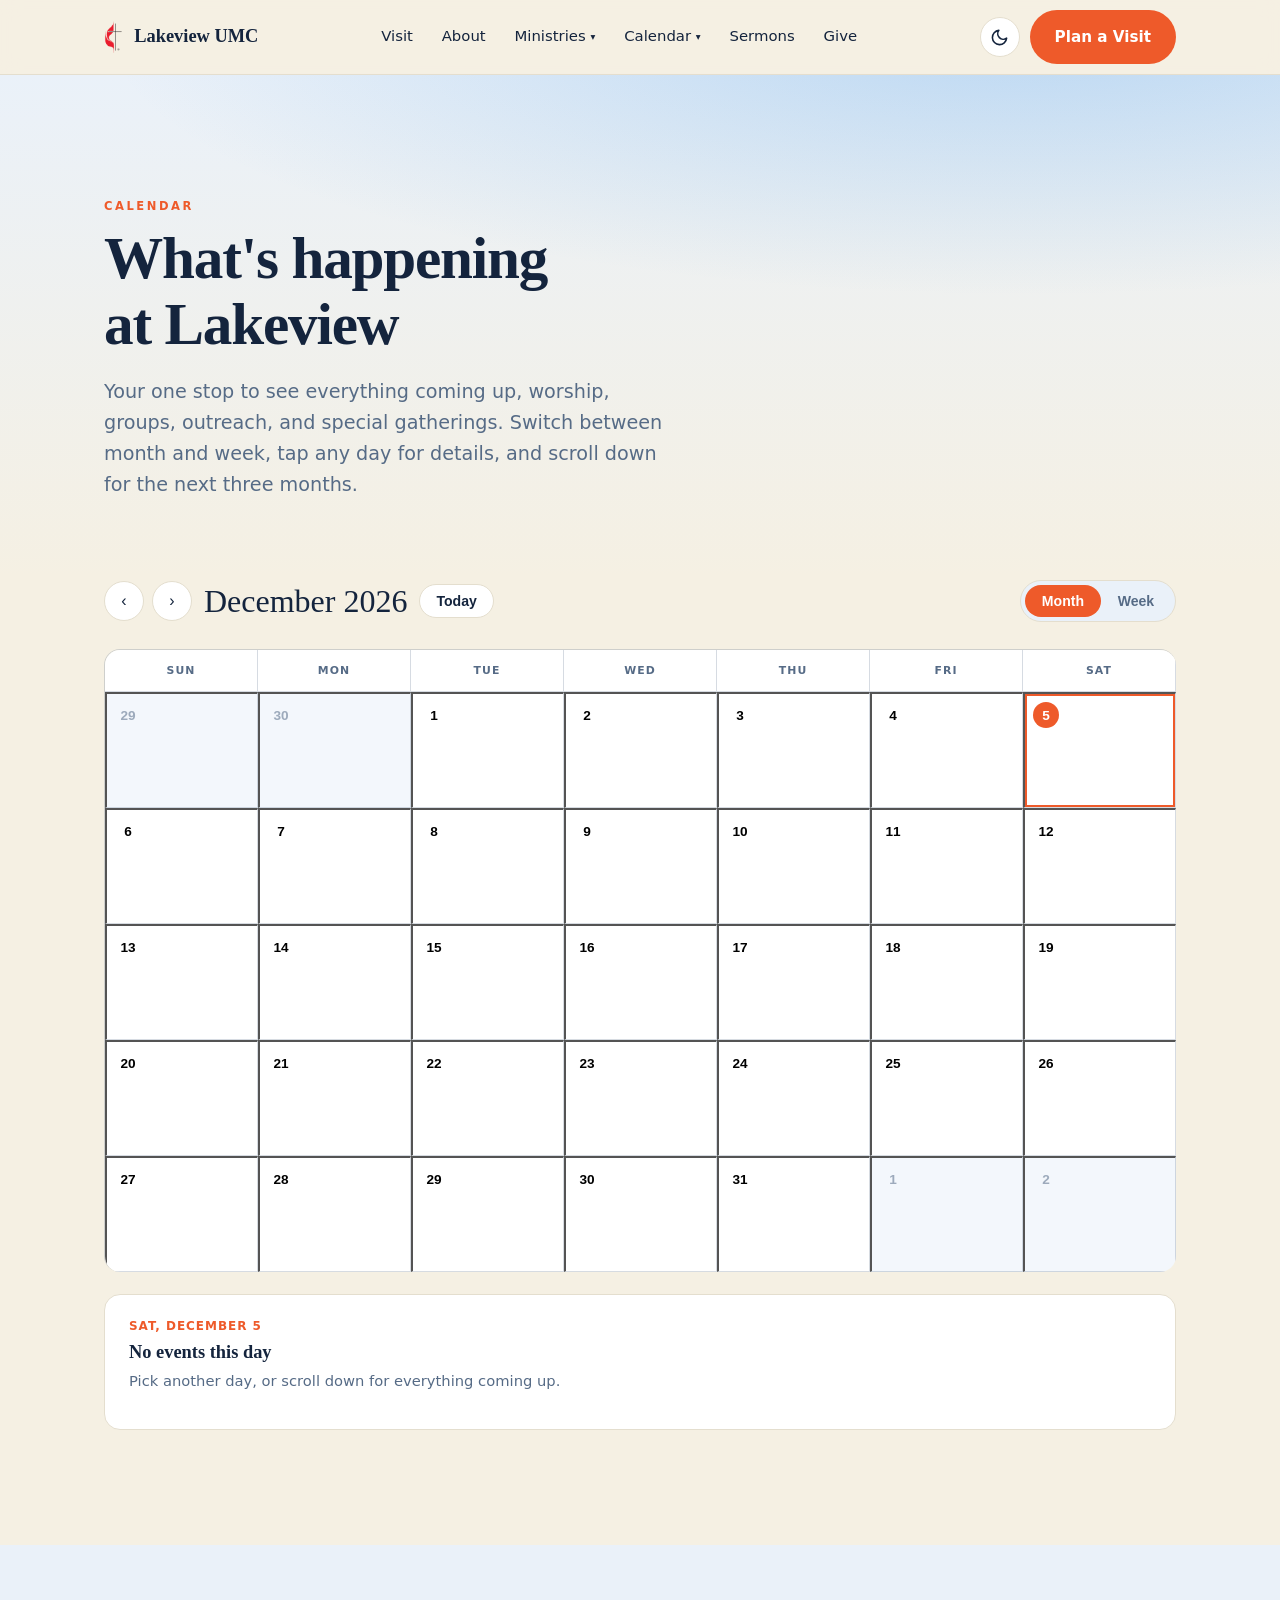
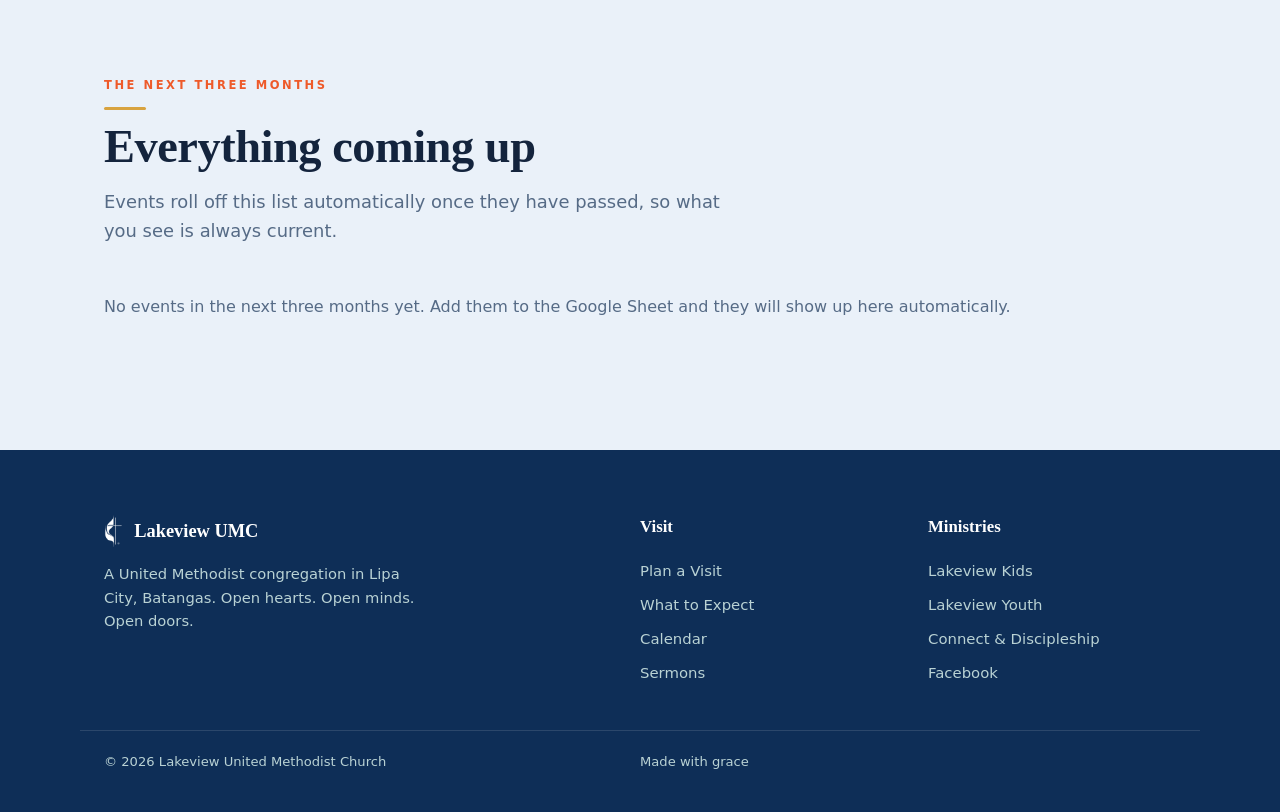
<file: calendar.html>
<!doctype html>
<html lang="en">
<head>
  <meta charset="utf-8">
  <script>document.documentElement.className += ' js'; try{var t=localStorage.getItem('lv-theme'); if(t) document.documentElement.setAttribute('data-theme', t);}catch(e){}</script>
  <meta name="viewport" content="width=device-width, initial-scale=1">
  <title>Calendar | Lakeview United Methodist Church</title>
  <meta name="description" content="What's happening at Lakeview United Methodist Church in Lipa City, Batangas. Monthly and weekly calendar of worship, groups, and events.">
  <meta name="theme-color" content="#0E2E57">
  <link rel="icon" type="image/png" href="images/favicon.png">
    <link rel="apple-touch-icon" href="/images/apple-touch-180.png">
  <link rel="manifest" href="/manifest.webmanifest">
  <meta name="apple-mobile-web-app-capable" content="yes">
  <meta name="mobile-web-app-capable" content="yes">
  <meta name="apple-mobile-web-app-status-bar-style" content="default">
  <meta name="apple-mobile-web-app-title" content="Lakeview">
  <link rel="stylesheet" href="styles.css">
</head>
<body>

  <!-- NAV -->
  <header class="nav">
    <div class="wrap">
      <a class="brand" href="index.html">
        <img class="mark" src="images/umc-logo.png" alt="United Methodist Church cross and flame">
        Lakeview UMC
      </a>
      <nav class="nav-links" id="menu">
        <a href="index.html#visit">Visit</a>
        <a href="index.html#about">About</a>
        <div class="nav-item">
          <a href="index.html#ministries" class="underline">Ministries <span class="caret">&#9662;</span></a>
          <div class="dd">
            <a href="connect-groups.html">Connect &amp; Discipleship <small>Small groups</small></a>
            <a href="kids.html">Lakeview Kids <small>Nursery to Grade 6</small></a>
            <a href="youth.html">Lakeview Youth <small>Teens</small></a>
            <a href="young-adult.html">Young Adult <small>20s and 30s</small></a>
            <a href="lakeview-men.html">Lakeview Men <small>Men's ministry</small></a>
            <a href="lakeview-women.html">Lakeview Women <small>Women's ministry</small></a>
            <a href="music.html">Music &amp; Worship <small>Choir &amp; band</small></a>
            <a href="outreach.html">Outreach &amp; Missions <small>Serving Lipa City</small></a>
            <a href="prayer.html">Prayer <small>Prayer team</small></a>
          </div>
        </div>
        <div class="nav-item">
          <a href="calendar.html" class="underline">Calendar <span class="caret">&#9662;</span></a>
          <div class="dd">
            <a href="calendar.html">Church Calendar <small>Events &amp; services</small></a>
            <a href="worship-coordinator/">Worship Coordinator <small>Serving teams</small></a>
            <a href="discipleship-hub/">Discipleship Hub <small>Leaders' resources</small></a>
          </div>
        </div>
        <a href="index.html#sermons">Sermons</a>
        <a href="index.html#give">Give</a>
      </nav>
      <div class="nav-cta">
        <button class="theme-toggle" id="theme-toggle" aria-label="Switch to night mode"></button>
        <a href="index.html#visit" class="btn btn-primary">Plan a Visit</a>
        <button class="menu-btn" aria-label="Menu">&#9776;</button>
      </div>
    </div>
  </header>

  <!-- HEADER -->
  <section class="hero sub" id="top" style="padding-bottom:clamp(30px,5vw,56px)">
    <div class="wrap">
      <div class="reveal" style="max-width:64ch">
        <p class="eyebrow">Calendar</p>
        <h1>What's happening at Lakeview</h1>
        <p class="lead">Your one stop to see everything coming up, worship, groups, outreach, and special gatherings. Switch between month and week, tap any day for details, and scroll down for the next three months.</p>
      </div>
    </div>
  </section>

  <!-- CALENDAR -->
  <section style="padding-top:0">
    <div class="wrap">
      <div class="reveal">
        <div class="cal-toolbar">
          <div class="cal-heading">
            <div class="cal-navbtns">
              <button class="iconbtn" id="cal-prev" aria-label="Previous">&#8249;</button>
              <button class="iconbtn" id="cal-next" aria-label="Next">&#8250;</button>
            </div>
            <div class="cal-title" id="cal-title">Loading...</div>
            <button class="btn-today" id="cal-todaybtn">Today</button>
          </div>
          <div class="seg" role="tablist" aria-label="Calendar view">
            <button id="seg-month" class="active">Month</button>
            <button id="seg-week">Week</button>
          </div>
        </div>
        <div id="cal-body"><p style="color:var(--muted)">Loading calendar...</p></div>
        <div id="cal-daydetail"></div>
      </div>
    </div>
  </section>

  <!-- AGENDA -->
  <section class="band">
    <div class="wrap">
      <div class="section-head reveal">
        <p class="eyebrow">The next three months</p>
        <h2>Everything coming up</h2>
        <p class="lead">Events roll off this list automatically once they have passed, so what you see is always current.</p>
      </div>
      <div id="cal-agenda"><p style="color:var(--muted)">Loading events...</p></div>
    </div>
  </section>

  <!-- FOOTER -->
  <footer class="foot">
    <div class="wrap">
      <div>
        <div class="brand">
          <img class="mark" src="images/umc-logo-white.png" alt="">

          Lakeview UMC
        </div>
        <p style="margin-top:14px;max-width:34ch;font-size:.92rem">A United Methodist congregation in Lipa City, Batangas. Open hearts. Open minds. Open doors.</p>
      </div>
      <div>
        <h4>Visit</h4>
        <a href="index.html#visit">Plan a Visit</a>
        <a href="index.html#about">What to Expect</a>
        <a href="calendar.html">Calendar</a>
        <a href="index.html#sermons">Sermons</a>
      </div>
      <div>
        <h4>Ministries</h4>
        <a href="kids.html">Lakeview Kids</a>
        <a href="youth.html">Lakeview Youth</a>
        <a href="connect-groups.html">Connect &amp; Discipleship</a>
        <a href="https://web.facebook.com/profile.php?id=100064322214820" target="_blank" rel="noopener">Facebook</a>
      </div>
    </div>
    <div class="wrap foot-bottom">
      <span>&copy; <span id="yr"></span> Lakeview United Methodist Church</span>
      <span>Made with grace</span>
    </div>
  </footer>

  <script src="config.js"></script>
  <script src="sheets.js"></script>
  <script src="main.js"></script>
  <script src="calendar.js"></script>
</body>
</html>
</file>
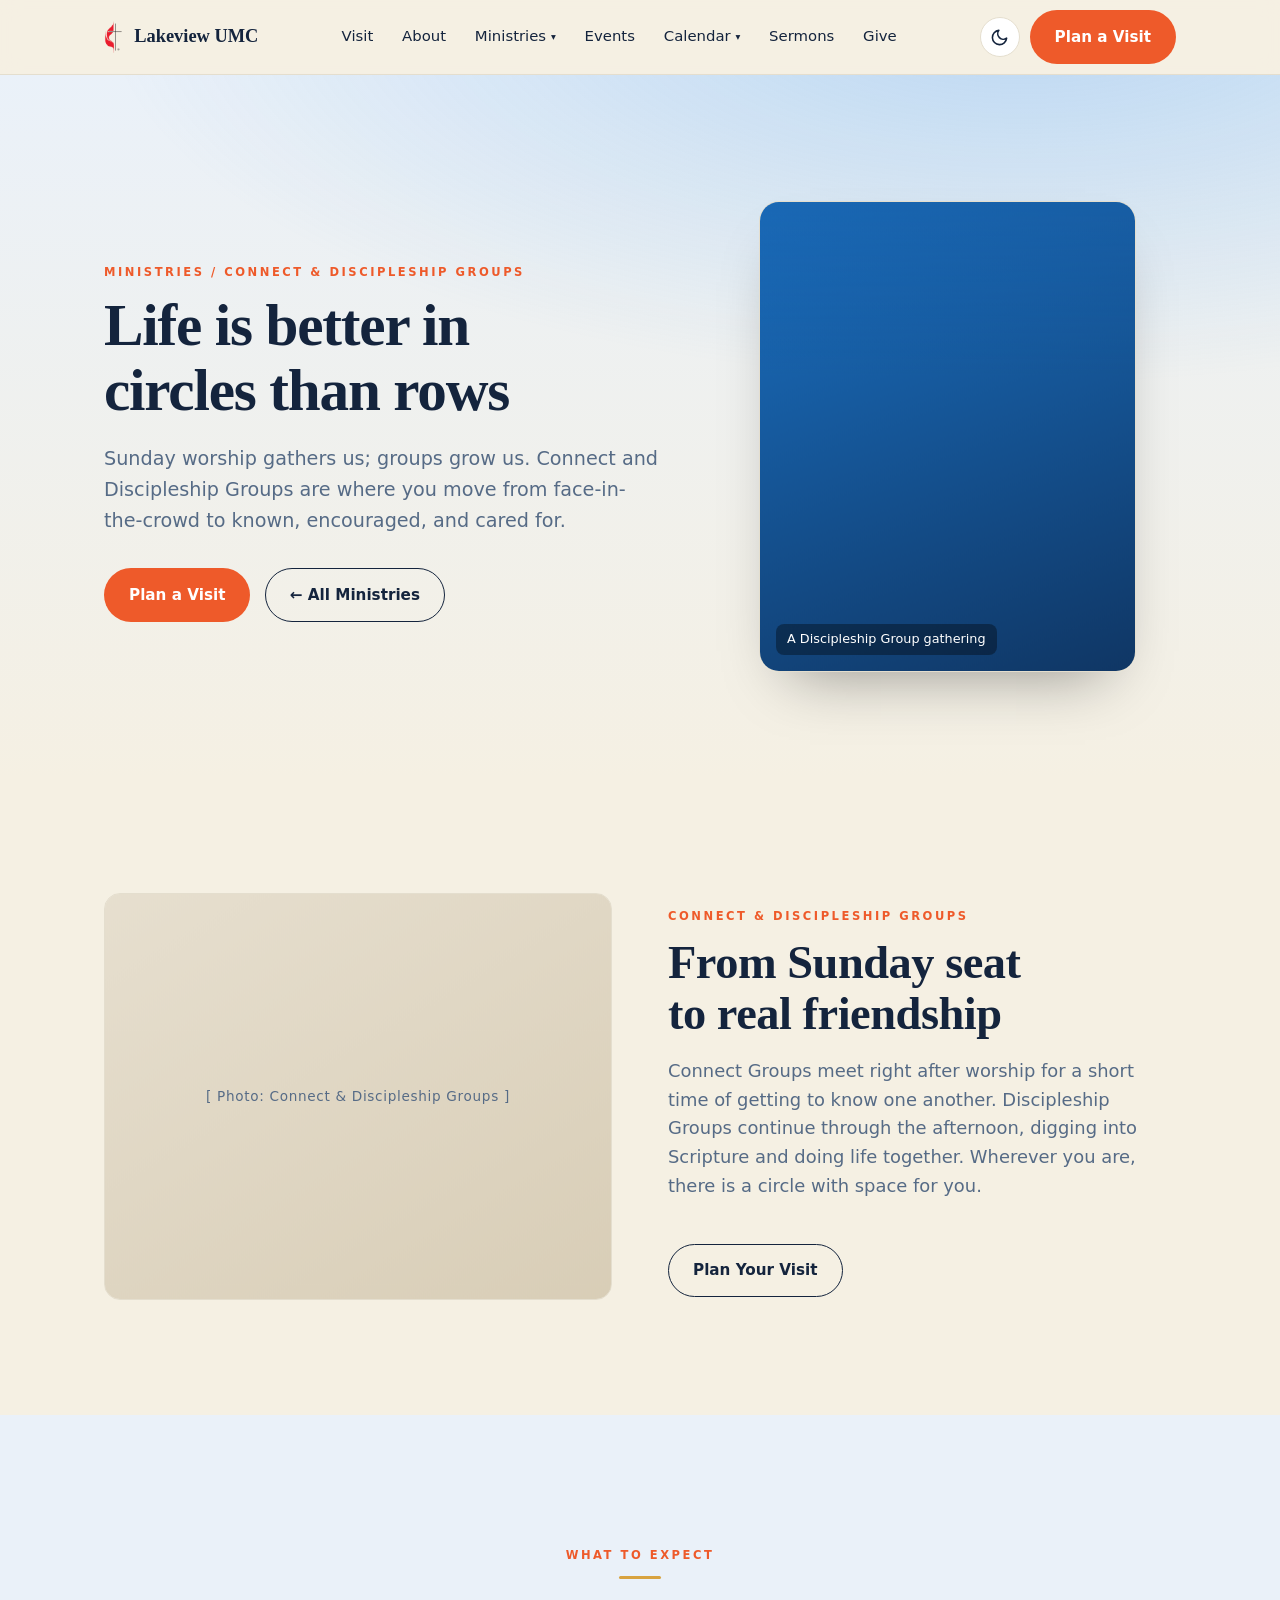
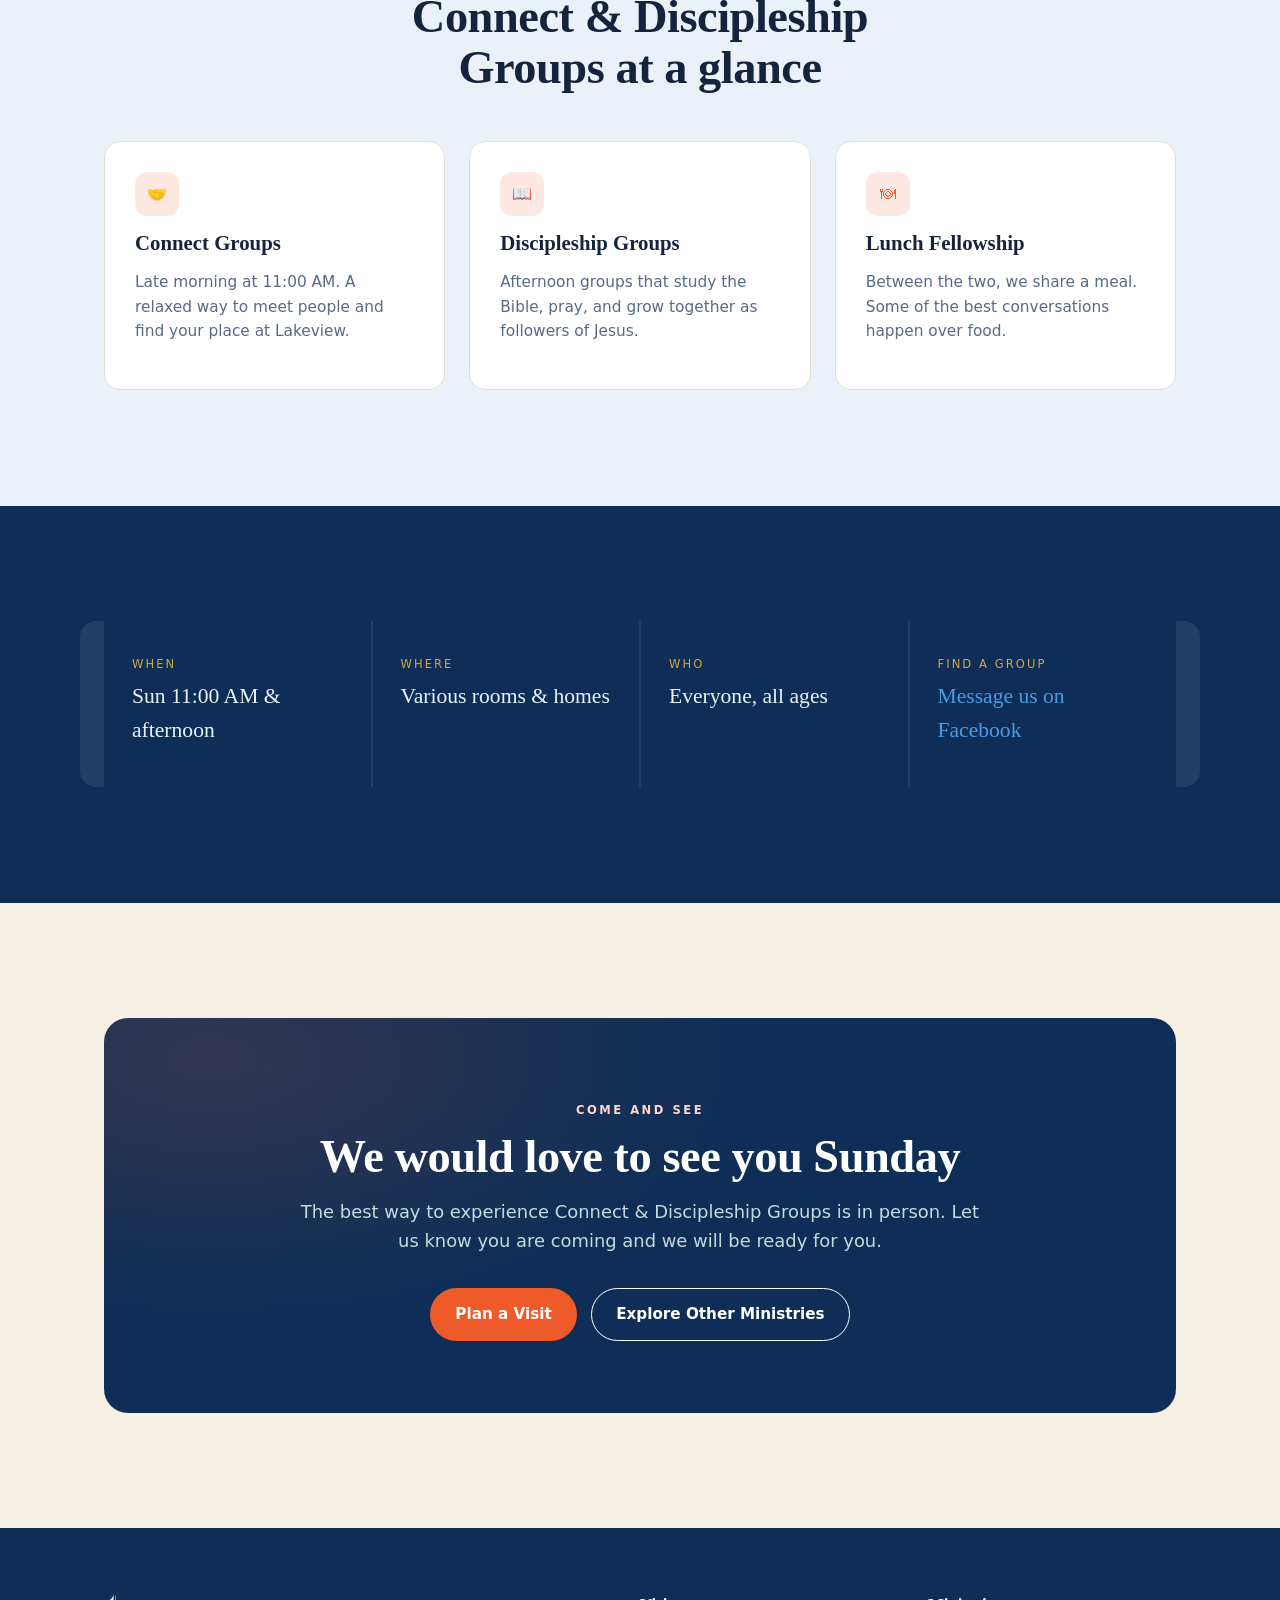
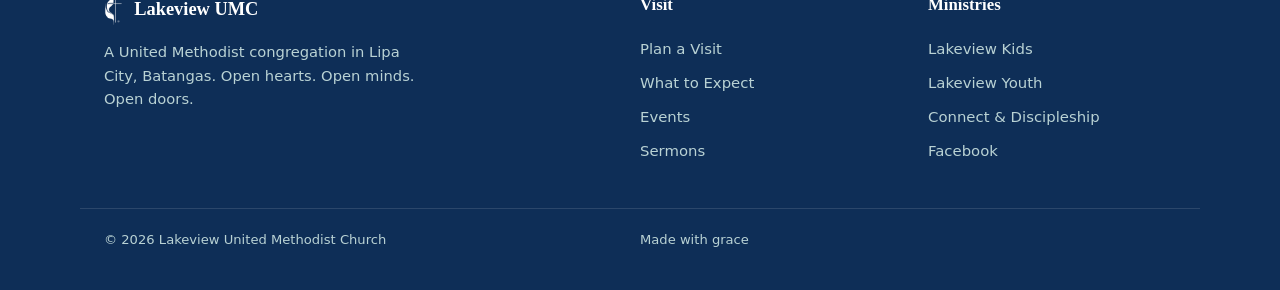
<file: connect-groups.html>
<!doctype html>
<html lang="en">
<head>
  <meta charset="utf-8">
  <script>document.documentElement.className += ' js'; try{var t=localStorage.getItem('lv-theme'); if(t) document.documentElement.setAttribute('data-theme', t);}catch(e){}</script>
  <meta name="viewport" content="width=device-width, initial-scale=1">
  <title>Connect & Discipleship Groups | Lakeview United Methodist Church</title>
  <meta name="description" content="Connect & Discipleship Groups at Lakeview United Methodist Church, Lipa City, Batangas.">
  <meta name="theme-color" content="#0E2E57">
  <link rel="icon" type="image/png" href="images/favicon.png">
    <link rel="apple-touch-icon" href="/images/apple-touch-180.png">
  <link rel="manifest" href="/manifest.webmanifest">
  <meta name="apple-mobile-web-app-capable" content="yes">
  <meta name="mobile-web-app-capable" content="yes">
  <meta name="apple-mobile-web-app-status-bar-style" content="default">
  <meta name="apple-mobile-web-app-title" content="Lakeview">
  <link rel="stylesheet" href="styles.css">
</head>
<body>

  <header class="nav">
    <div class="wrap">
      <a class="brand" href="index.html"><img class="mark" src="images/umc-logo.png" alt="United Methodist Church cross and flame">
        Lakeview UMC
      </a>
      <nav class="nav-links" id="menu">
        <a href="index.html#visit">Visit</a>
        <a href="index.html#about">About</a>
        <div class="nav-item">
          <a href="index.html#ministries" class="underline">Ministries <span class="caret">&#9662;</span></a>
          <div class="dd">
            <a href="connect-groups.html">Connect &amp; Discipleship <small>Small groups</small></a>
            <a href="kids.html">Lakeview Kids <small>Nursery to Grade 6</small></a>
            <a href="youth.html">Lakeview Youth <small>Teens</small></a>
            <a href="young-adult.html">Young Adult <small>20s and 30s</small></a>
            <a href="lakeview-men.html">Lakeview Men <small>Men's ministry</small></a>
            <a href="lakeview-women.html">Lakeview Women <small>Women's ministry</small></a>
            <a href="music.html">Music &amp; Worship <small>Choir &amp; band</small></a>
            <a href="outreach.html">Outreach &amp; Missions <small>Serving Lipa City</small></a>
            <a href="prayer.html">Prayer <small>Prayer team</small></a>
          </div>
        </div>
        <a href="index.html#events">Events</a>
        <div class="nav-item">
          <a href="calendar.html" class="underline">Calendar <span class="caret">&#9662;</span></a>
          <div class="dd">
            <a href="calendar.html">Church Calendar <small>Events &amp; services</small></a>
            <a href="worship-coordinator/">Worship Coordinator <small>Serving teams</small></a>
            <a href="discipleship-hub/">Discipleship Hub <small>Leaders' resources</small></a>
          </div>
        </div>
        <a href="index.html#sermons">Sermons</a>
        <a href="index.html#give">Give</a>
      </nav>
      <div class="nav-cta">
        <button class="theme-toggle" id="theme-toggle" aria-label="Switch to night mode"></button>
        <a href="index.html#visit" class="btn btn-primary">Plan a Visit</a>
        <button class="menu-btn" aria-label="Menu">&#9776;</button>
      </div>
    </div>
  </header>

  <!-- HERO -->
  <section class="hero sub" id="top">
    <div class="wrap">
      <div class="reveal">
        <p class="eyebrow"><a href="index.html#ministries" style="color:var(--flame)">Ministries</a> / Connect &amp; Discipleship Groups</p>
        <h1>Life is better in circles than rows</h1>
        <p class="lead">Sunday worship gathers us; groups grow us. Connect and Discipleship Groups are where you move from face-in-the-crowd to known, encouraged, and cared for.</p>
        <div class="hero-cta">
          <a href="index.html#visit" class="btn btn-primary">Plan a Visit</a>
          <a href="index.html#ministries" class="btn btn-ghost">&#8592; All Ministries</a>
        </div>
      </div>
      <figure class="hero-art reveal" data-speed="0.09">
        <!-- To use a real photo: put <img class="kenburns" style="object-fit:cover" src="images/connect-groups.jpg" alt="..."> inside .media-inner -->
        <div class="media-inner"><div class="ph kenburns"></div></div>
        <figcaption>A Discipleship Group gathering</figcaption>
      </figure>
    </div>
  </section>

  <!-- INTRO -->
  <section>
    <div class="wrap split">
      <div class="imgph reveal" data-speed="0.07">
        <div class="media-inner"></div>
        <span>[ Photo: Connect & Discipleship Groups ]</span>
      </div>
      <div class="reveal">
        <p class="eyebrow">Connect &amp; Discipleship Groups</p>
        <h2>From Sunday seat to real friendship</h2>
        <p class="lead" style="margin-top:1.1rem">Connect Groups meet right after worship for a short time of getting to know one another. Discipleship Groups continue through the afternoon, digging into Scripture and doing life together. Wherever you are, there is a circle with space for you.</p>
        <a href="index.html#visit" class="btn btn-ghost" style="margin-top:1.6rem">Plan Your Visit</a>
      </div>
    </div>
  </section>

  <!-- WHAT TO EXPECT -->
  <section class="band">
    <div class="wrap">
      <div class="section-head center reveal">
        <p class="eyebrow">What to Expect</p>
        <h2>Connect &amp; Discipleship Groups at a glance</h2>
      </div>
      <div class="grid3">
        <div class="card reveal">
          <div class="icon">&#129309;</div>
          <h3>Connect Groups</h3>
          <p>Late morning at 11:00 AM. A relaxed way to meet people and find your place at Lakeview.</p>
        </div>
        <div class="card reveal">
          <div class="icon">&#128214;</div>
          <h3>Discipleship Groups</h3>
          <p>Afternoon groups that study the Bible, pray, and grow together as followers of Jesus.</p>
        </div>
        <div class="card reveal">
          <div class="icon">&#127869;</div>
          <h3>Lunch Fellowship</h3>
          <p>Between the two, we share a meal. Some of the best conversations happen over food.</p>
        </div>
      </div>
    </div>
  </section>

  <!-- DETAILS STRIP -->
  <section class="times" aria-label="Details">
    <div class="wrap times-grid four">
      <div class="time-card reveal"><div class="k">When</div><div class="t" style="font-size:1.35rem">Sun 11:00 AM &amp; afternoon</div></div>
      <div class="time-card reveal"><div class="k">Where</div><div class="t" style="font-size:1.35rem">Various rooms &amp; homes</div></div>
      <div class="time-card reveal"><div class="k">Who</div><div class="t" style="font-size:1.35rem">Everyone, all ages</div></div>
      <div class="time-card reveal"><div class="k">Find a group</div><div class="t" style="font-size:1.35rem"><a href="https://web.facebook.com/profile.php?id=100064322214820" target="_blank" rel="noopener" style="color:var(--lake-300)">Message us on Facebook</a></div></div>
    </div>
  </section>

  <!-- CTA -->
  <section>
    <div class="wrap">
      <div class="give reveal">
        <p class="eyebrow" style="color:#ffd7cd">Come and see</p>
        <h2>We would love to see you Sunday</h2>
        <p class="lead">The best way to experience Connect &amp; Discipleship Groups is in person. Let us know you are coming and we will be ready for you.</p>
        <div style="display:flex;gap:.9rem;justify-content:center;flex-wrap:wrap">
          <a href="index.html#visit" class="btn btn-primary">Plan a Visit</a>
          <a href="index.html#ministries" class="btn btn-ghost">Explore Other Ministries</a>
        </div>
      </div>
    </div>
  </section>

  <footer class="foot">
    <div class="wrap">
      <div>
        <div class="brand"><img class="mark" src="images/umc-logo-white.png" alt="">
          Lakeview UMC
        </div>
        <p style="margin-top:14px;max-width:34ch;font-size:.92rem">A United Methodist congregation in Lipa City, Batangas. Open hearts. Open minds. Open doors.</p>
      </div>
      <div>
        <h4>Visit</h4>
        <a href="index.html#visit">Plan a Visit</a>
        <a href="index.html#about">What to Expect</a>
        <a href="index.html#events">Events</a>
        <a href="index.html#sermons">Sermons</a>
      </div>
      <div>
        <h4>Ministries</h4>
        <a href="kids.html">Lakeview Kids</a>
        <a href="youth.html">Lakeview Youth</a>
        <a href="connect-groups.html">Connect &amp; Discipleship</a>
        <a href="https://web.facebook.com/profile.php?id=100064322214820" target="_blank" rel="noopener">Facebook</a>
      </div>
    </div>
    <div class="wrap foot-bottom">
      <span>&copy; <span id="yr"></span> Lakeview United Methodist Church</span>
      <span>Made with grace</span>
    </div>
  </footer>

  <script src="config.js"></script>
  <script src="sheets.js"></script>
  <script src="main.js"></script>
</body>
</html>
</file>
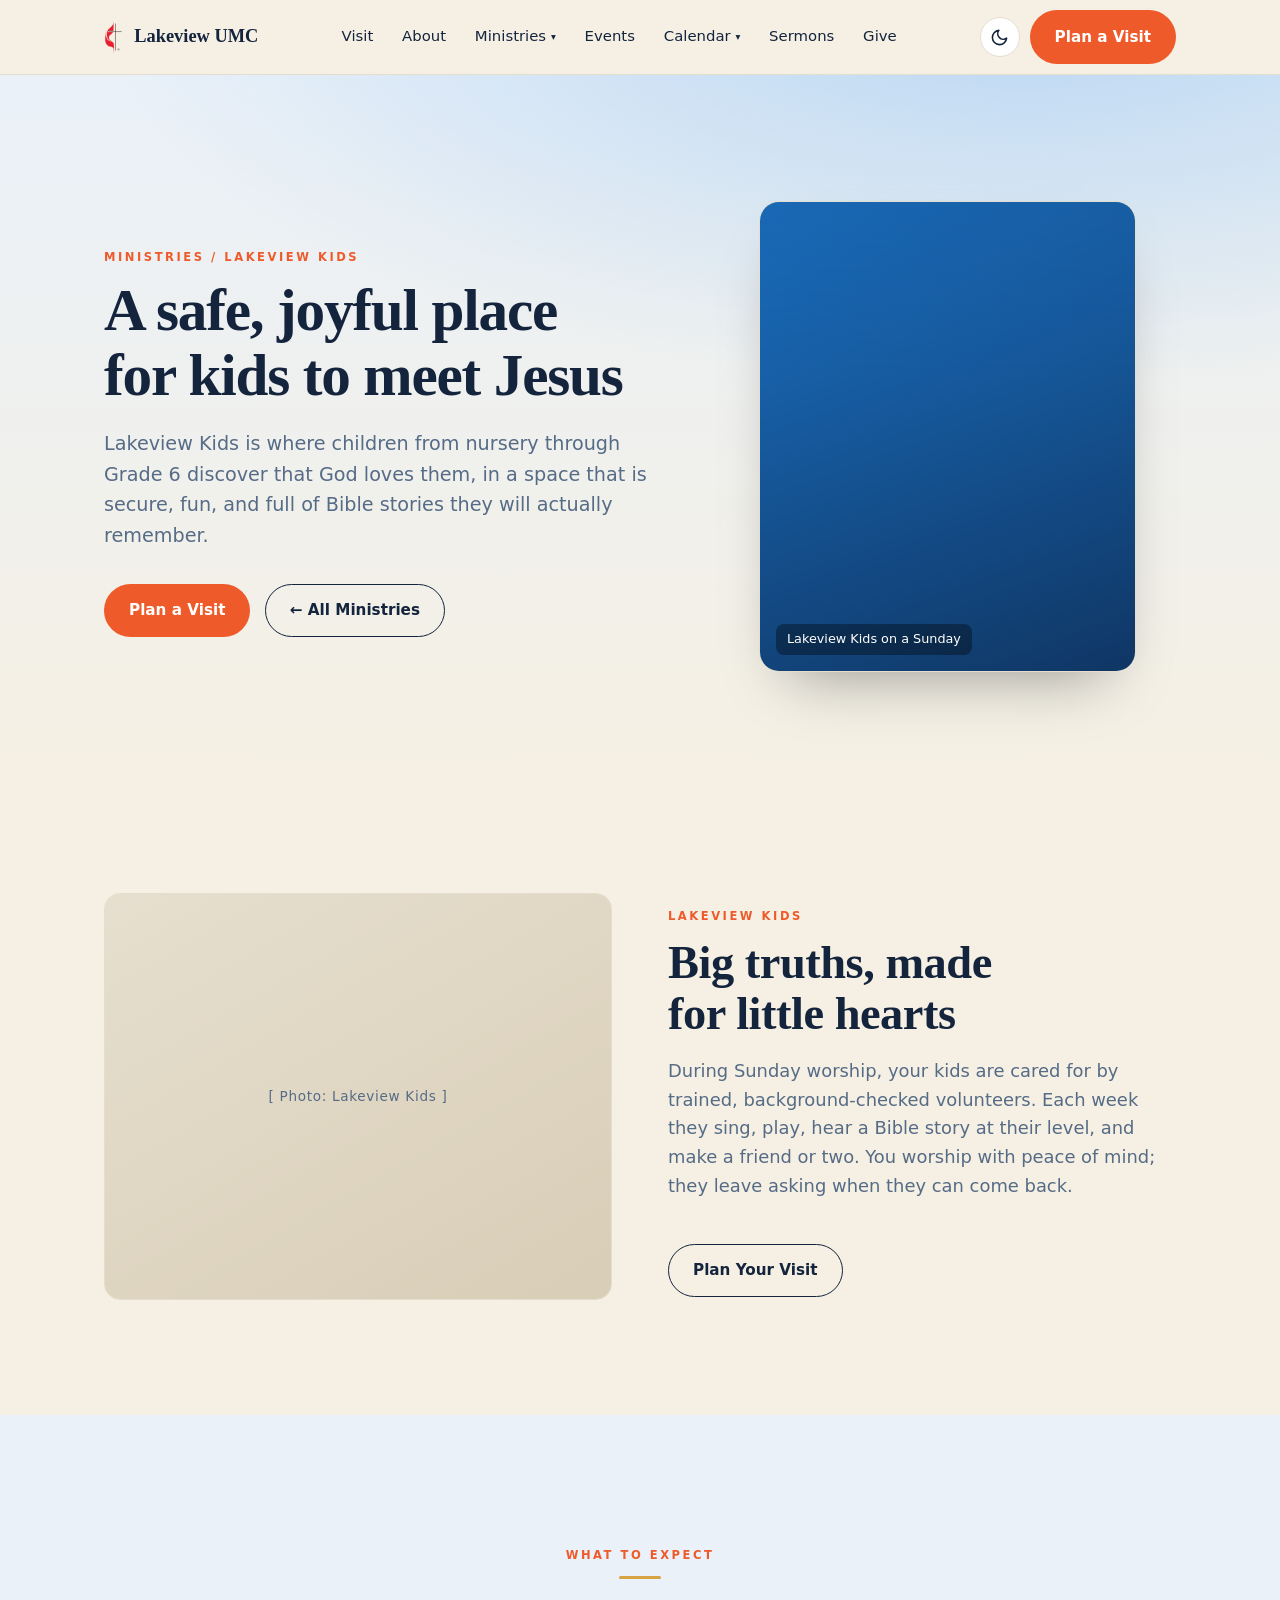
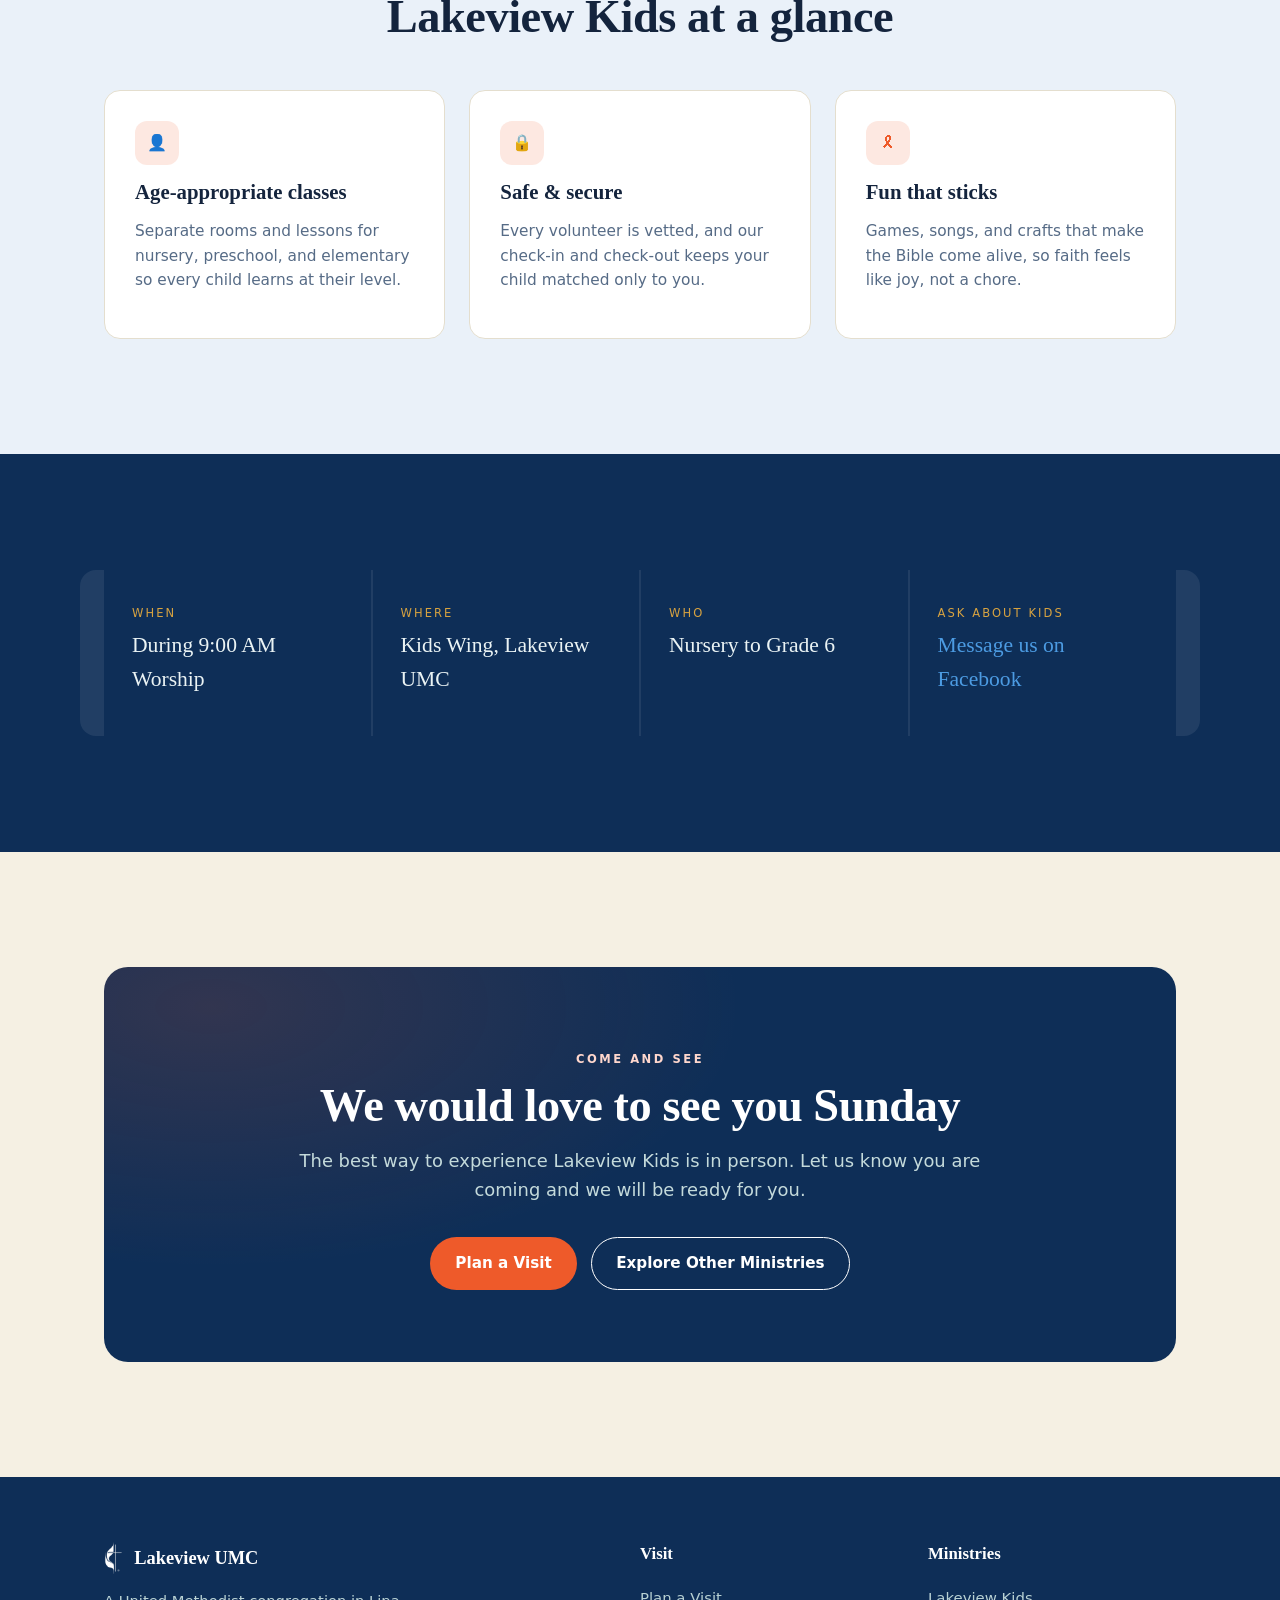
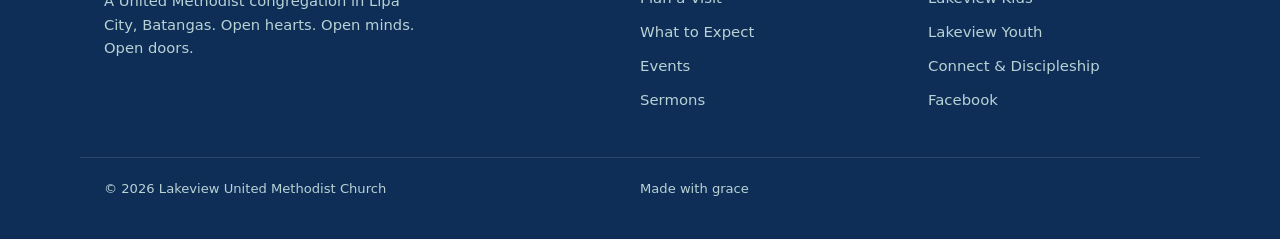
<file: kids.html>
<!doctype html>
<html lang="en">
<head>
  <meta charset="utf-8">
  <script>document.documentElement.className += ' js'; try{var t=localStorage.getItem('lv-theme'); if(t) document.documentElement.setAttribute('data-theme', t);}catch(e){}</script>
  <meta name="viewport" content="width=device-width, initial-scale=1">
  <title>Lakeview Kids | Lakeview United Methodist Church</title>
  <meta name="description" content="Lakeview Kids at Lakeview United Methodist Church, Lipa City, Batangas.">
  <meta name="theme-color" content="#0E2E57">
  <link rel="icon" type="image/png" href="images/favicon.png">
    <link rel="apple-touch-icon" href="/images/apple-touch-180.png">
  <link rel="manifest" href="/manifest.webmanifest">
  <meta name="apple-mobile-web-app-capable" content="yes">
  <meta name="mobile-web-app-capable" content="yes">
  <meta name="apple-mobile-web-app-status-bar-style" content="default">
  <meta name="apple-mobile-web-app-title" content="Lakeview">
  <link rel="stylesheet" href="styles.css">
</head>
<body>

  <header class="nav">
    <div class="wrap">
      <a class="brand" href="index.html"><img class="mark" src="images/umc-logo.png" alt="United Methodist Church cross and flame">
        Lakeview UMC
      </a>
      <nav class="nav-links" id="menu">
        <a href="index.html#visit">Visit</a>
        <a href="index.html#about">About</a>
        <div class="nav-item">
          <a href="index.html#ministries" class="underline">Ministries <span class="caret">&#9662;</span></a>
          <div class="dd">
            <a href="connect-groups.html">Connect &amp; Discipleship <small>Small groups</small></a>
            <a href="kids.html">Lakeview Kids <small>Nursery to Grade 6</small></a>
            <a href="youth.html">Lakeview Youth <small>Teens</small></a>
            <a href="young-adult.html">Young Adult <small>20s and 30s</small></a>
            <a href="lakeview-men.html">Lakeview Men <small>Men's ministry</small></a>
            <a href="lakeview-women.html">Lakeview Women <small>Women's ministry</small></a>
            <a href="music.html">Music &amp; Worship <small>Choir &amp; band</small></a>
            <a href="outreach.html">Outreach &amp; Missions <small>Serving Lipa City</small></a>
            <a href="prayer.html">Prayer <small>Prayer team</small></a>
          </div>
        </div>
        <a href="index.html#events">Events</a>
        <div class="nav-item">
          <a href="calendar.html" class="underline">Calendar <span class="caret">&#9662;</span></a>
          <div class="dd">
            <a href="calendar.html">Church Calendar <small>Events &amp; services</small></a>
            <a href="worship-coordinator/">Worship Coordinator <small>Serving teams</small></a>
            <a href="discipleship-hub/">Discipleship Hub <small>Leaders' resources</small></a>
          </div>
        </div>
        <a href="index.html#sermons">Sermons</a>
        <a href="index.html#give">Give</a>
      </nav>
      <div class="nav-cta">
        <button class="theme-toggle" id="theme-toggle" aria-label="Switch to night mode"></button>
        <a href="index.html#visit" class="btn btn-primary">Plan a Visit</a>
        <button class="menu-btn" aria-label="Menu">&#9776;</button>
      </div>
    </div>
  </header>

  <!-- HERO -->
  <section class="hero sub" id="top">
    <div class="wrap">
      <div class="reveal">
        <p class="eyebrow"><a href="index.html#ministries" style="color:var(--flame)">Ministries</a> / Lakeview Kids</p>
        <h1>A safe, joyful place for kids to meet Jesus</h1>
        <p class="lead">Lakeview Kids is where children from nursery through Grade 6 discover that God loves them, in a space that is secure, fun, and full of Bible stories they will actually remember.</p>
        <div class="hero-cta">
          <a href="index.html#visit" class="btn btn-primary">Plan a Visit</a>
          <a href="index.html#ministries" class="btn btn-ghost">&#8592; All Ministries</a>
        </div>
      </div>
      <figure class="hero-art reveal" data-speed="0.09">
        <!-- To use a real photo: put <img class="kenburns" style="object-fit:cover" src="images/kids.jpg" alt="..."> inside .media-inner -->
        <div class="media-inner"><div class="ph kenburns"></div></div>
        <figcaption>Lakeview Kids on a Sunday</figcaption>
      </figure>
    </div>
  </section>

  <!-- INTRO -->
  <section>
    <div class="wrap split">
      <div class="imgph reveal" data-speed="0.07">
        <div class="media-inner"></div>
        <span>[ Photo: Lakeview Kids ]</span>
      </div>
      <div class="reveal">
        <p class="eyebrow">Lakeview Kids</p>
        <h2>Big truths, made for little hearts</h2>
        <p class="lead" style="margin-top:1.1rem">During Sunday worship, your kids are cared for by trained, background-checked volunteers. Each week they sing, play, hear a Bible story at their level, and make a friend or two. You worship with peace of mind; they leave asking when they can come back.</p>
        <a href="index.html#visit" class="btn btn-ghost" style="margin-top:1.6rem">Plan Your Visit</a>
      </div>
    </div>
  </section>

  <!-- WHAT TO EXPECT -->
  <section class="band">
    <div class="wrap">
      <div class="section-head center reveal">
        <p class="eyebrow">What to Expect</p>
        <h2>Lakeview Kids at a glance</h2>
      </div>
      <div class="grid3">
        <div class="card reveal">
          <div class="icon">&#128100;</div>
          <h3>Age-appropriate classes</h3>
          <p>Separate rooms and lessons for nursery, preschool, and elementary so every child learns at their level.</p>
        </div>
        <div class="card reveal">
          <div class="icon">&#128274;</div>
          <h3>Safe &amp; secure</h3>
          <p>Every volunteer is vetted, and our check-in and check-out keeps your child matched only to you.</p>
        </div>
        <div class="card reveal">
          <div class="icon">&#127895;</div>
          <h3>Fun that sticks</h3>
          <p>Games, songs, and crafts that make the Bible come alive, so faith feels like joy, not a chore.</p>
        </div>
      </div>
    </div>
  </section>

  <!-- DETAILS STRIP -->
  <section class="times" aria-label="Details">
    <div class="wrap times-grid four">
      <div class="time-card reveal"><div class="k">When</div><div class="t" style="font-size:1.35rem">During 9:00 AM Worship</div></div>
      <div class="time-card reveal"><div class="k">Where</div><div class="t" style="font-size:1.35rem">Kids Wing, Lakeview UMC</div></div>
      <div class="time-card reveal"><div class="k">Who</div><div class="t" style="font-size:1.35rem">Nursery to Grade 6</div></div>
      <div class="time-card reveal"><div class="k">Ask about Kids</div><div class="t" style="font-size:1.35rem"><a href="https://web.facebook.com/profile.php?id=100064322214820" target="_blank" rel="noopener" style="color:var(--lake-300)">Message us on Facebook</a></div></div>
    </div>
  </section>

  <!-- CTA -->
  <section>
    <div class="wrap">
      <div class="give reveal">
        <p class="eyebrow" style="color:#ffd7cd">Come and see</p>
        <h2>We would love to see you Sunday</h2>
        <p class="lead">The best way to experience Lakeview Kids is in person. Let us know you are coming and we will be ready for you.</p>
        <div style="display:flex;gap:.9rem;justify-content:center;flex-wrap:wrap">
          <a href="index.html#visit" class="btn btn-primary">Plan a Visit</a>
          <a href="index.html#ministries" class="btn btn-ghost">Explore Other Ministries</a>
        </div>
      </div>
    </div>
  </section>

  <footer class="foot">
    <div class="wrap">
      <div>
        <div class="brand"><img class="mark" src="images/umc-logo-white.png" alt="">
          Lakeview UMC
        </div>
        <p style="margin-top:14px;max-width:34ch;font-size:.92rem">A United Methodist congregation in Lipa City, Batangas. Open hearts. Open minds. Open doors.</p>
      </div>
      <div>
        <h4>Visit</h4>
        <a href="index.html#visit">Plan a Visit</a>
        <a href="index.html#about">What to Expect</a>
        <a href="index.html#events">Events</a>
        <a href="index.html#sermons">Sermons</a>
      </div>
      <div>
        <h4>Ministries</h4>
        <a href="kids.html">Lakeview Kids</a>
        <a href="youth.html">Lakeview Youth</a>
        <a href="connect-groups.html">Connect &amp; Discipleship</a>
        <a href="https://web.facebook.com/profile.php?id=100064322214820" target="_blank" rel="noopener">Facebook</a>
      </div>
    </div>
    <div class="wrap foot-bottom">
      <span>&copy; <span id="yr"></span> Lakeview United Methodist Church</span>
      <span>Made with grace</span>
    </div>
  </footer>

  <script src="config.js"></script>
  <script src="sheets.js"></script>
  <script src="main.js"></script>
</body>
</html>
</file>
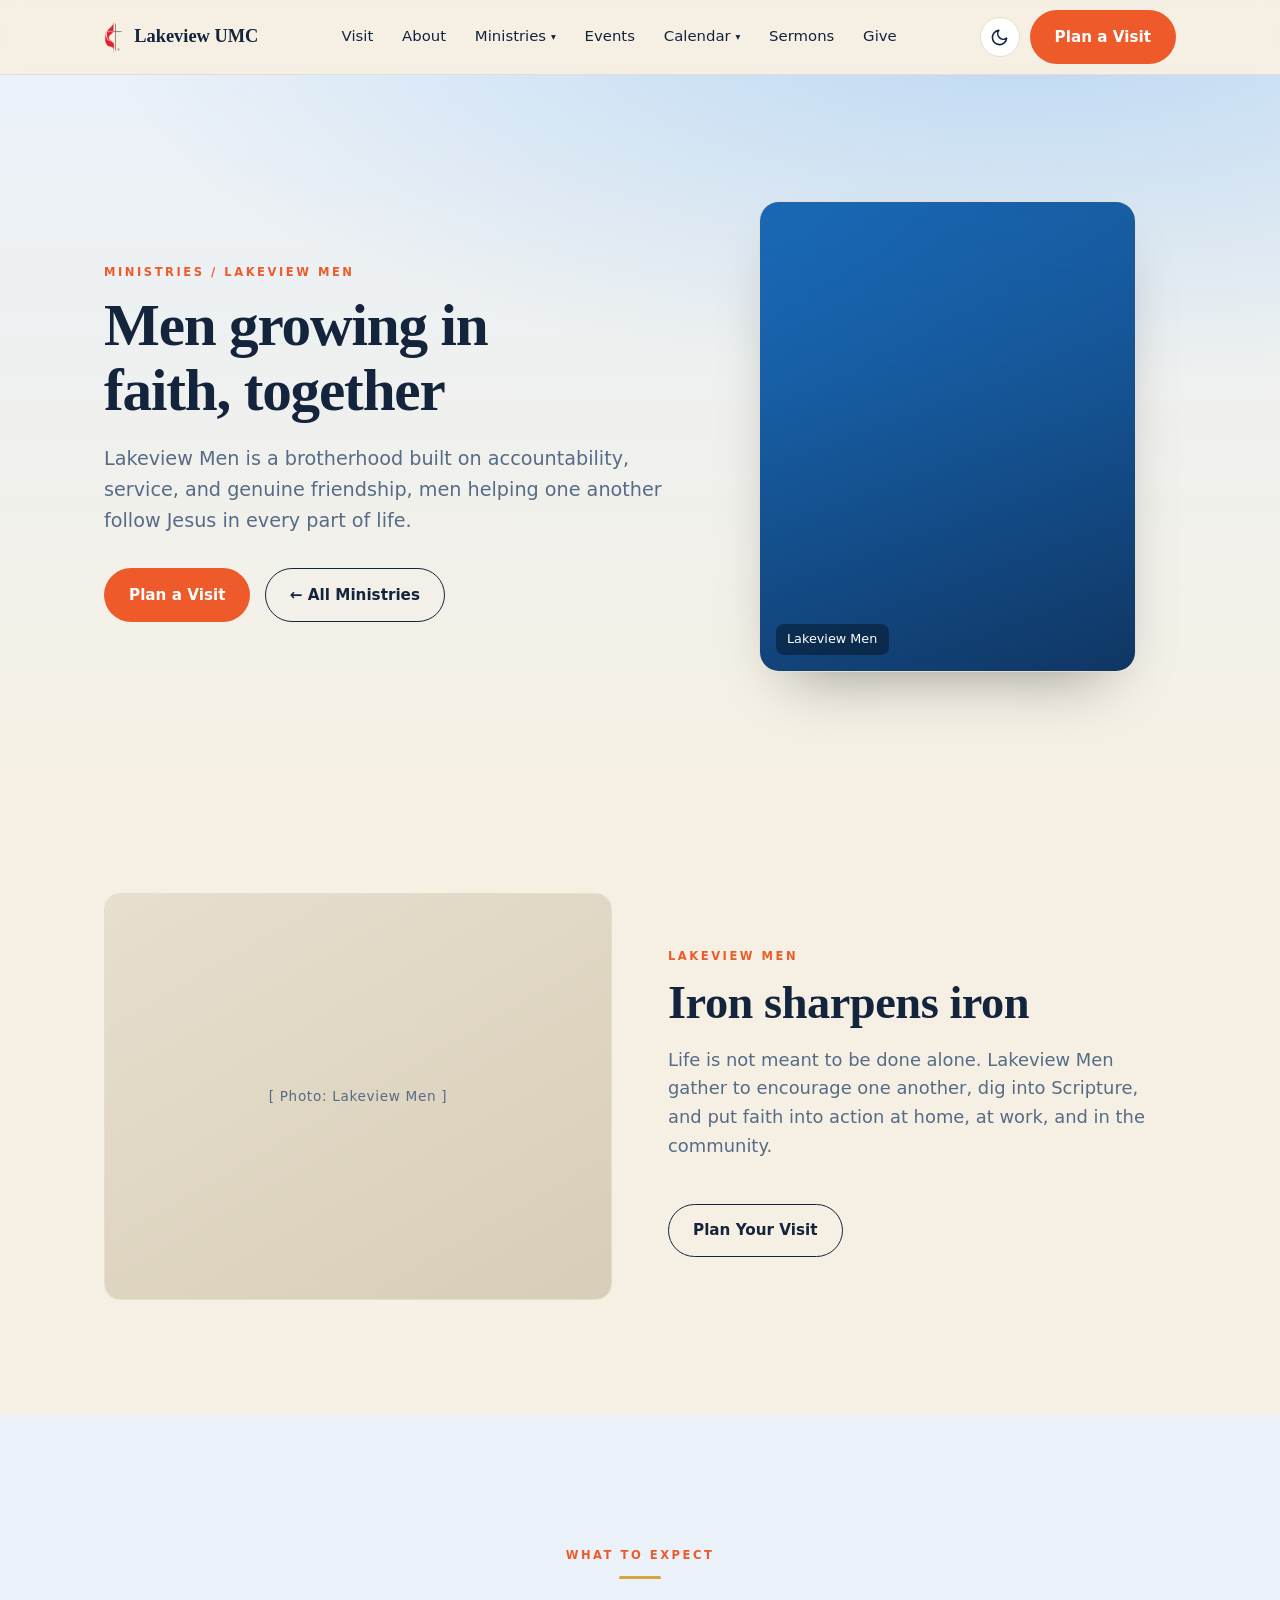
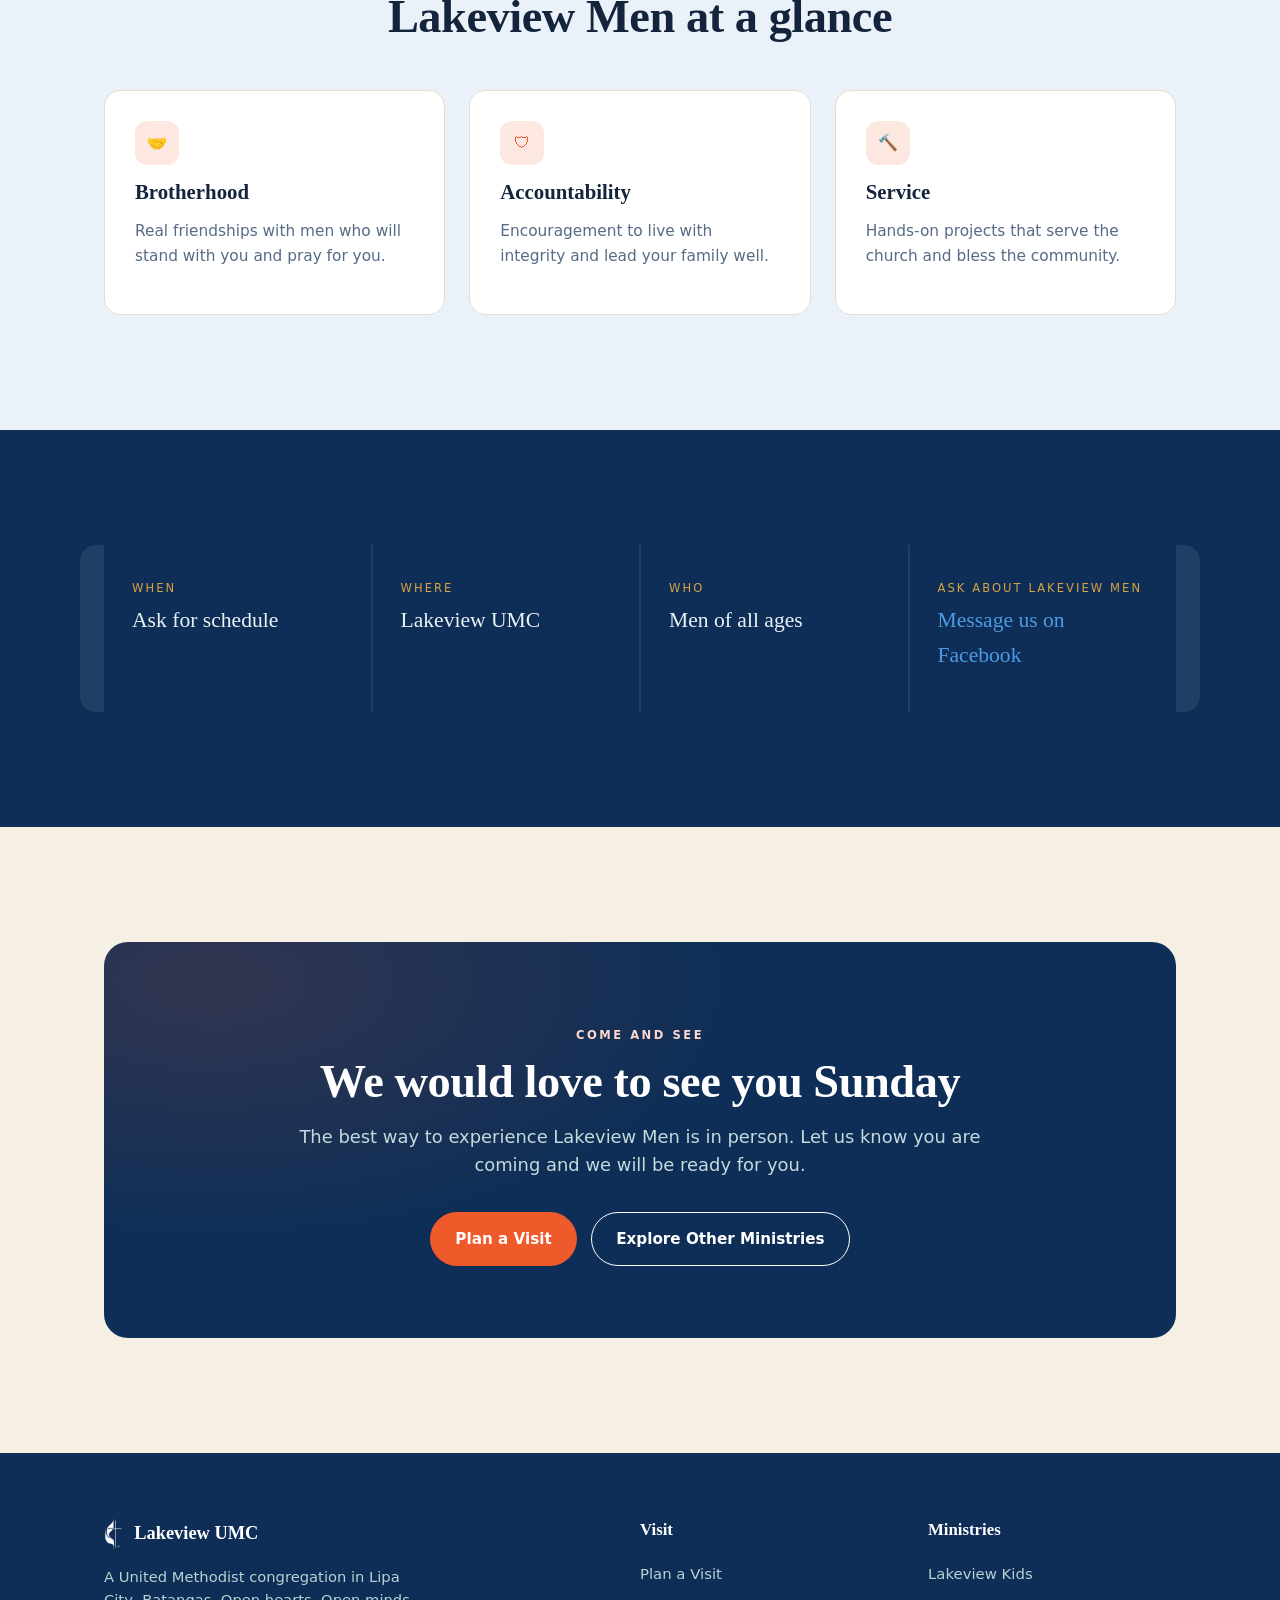
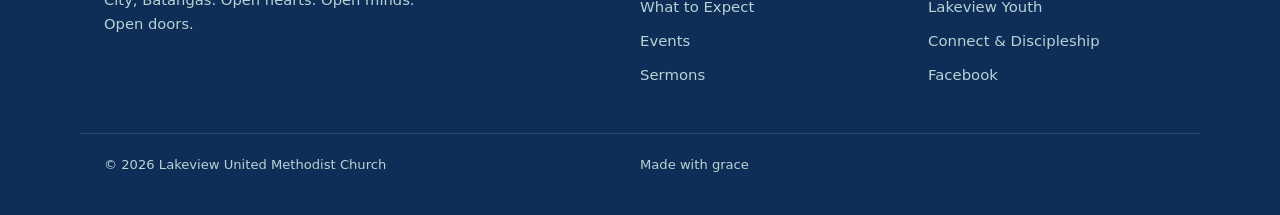
<file: lakeview-men.html>
<!doctype html>
<html lang="en">
<head>
  <meta charset="utf-8">
  <script>document.documentElement.className += ' js'; try{var t=localStorage.getItem('lv-theme'); if(t) document.documentElement.setAttribute('data-theme', t);}catch(e){}</script>
  <meta name="viewport" content="width=device-width, initial-scale=1">
  <title>Lakeview Men | Lakeview United Methodist Church</title>
  <meta name="description" content="Lakeview Men at Lakeview United Methodist Church, Lipa City, Batangas.">
  <meta name="theme-color" content="#0E2E57">
  <link rel="icon" type="image/png" href="images/favicon.png">
    <link rel="apple-touch-icon" href="/images/apple-touch-180.png">
  <link rel="manifest" href="/manifest.webmanifest">
  <meta name="apple-mobile-web-app-capable" content="yes">
  <meta name="mobile-web-app-capable" content="yes">
  <meta name="apple-mobile-web-app-status-bar-style" content="default">
  <meta name="apple-mobile-web-app-title" content="Lakeview">
  <link rel="stylesheet" href="styles.css">
</head>
<body>

  <header class="nav">
    <div class="wrap">
      <a class="brand" href="index.html"><img class="mark" src="images/umc-logo.png" alt="United Methodist Church cross and flame">
        Lakeview UMC
      </a>
      <nav class="nav-links" id="menu">
        <a href="index.html#visit">Visit</a>
        <a href="index.html#about">About</a>
        <div class="nav-item">
          <a href="index.html#ministries" class="underline">Ministries <span class="caret">&#9662;</span></a>
          <div class="dd">
            <a href="connect-groups.html">Connect &amp; Discipleship <small>Small groups</small></a>
            <a href="kids.html">Lakeview Kids <small>Nursery to Grade 6</small></a>
            <a href="youth.html">Lakeview Youth <small>Teens</small></a>
            <a href="young-adult.html">Young Adult <small>20s and 30s</small></a>
            <a href="lakeview-men.html">Lakeview Men <small>Men's ministry</small></a>
            <a href="lakeview-women.html">Lakeview Women <small>Women's ministry</small></a>
            <a href="music.html">Music &amp; Worship <small>Choir &amp; band</small></a>
            <a href="outreach.html">Outreach &amp; Missions <small>Serving Lipa City</small></a>
            <a href="prayer.html">Prayer <small>Prayer team</small></a>
          </div>
        </div>
        <a href="index.html#events">Events</a>
        <div class="nav-item">
          <a href="calendar.html" class="underline">Calendar <span class="caret">&#9662;</span></a>
          <div class="dd">
            <a href="calendar.html">Church Calendar <small>Events &amp; services</small></a>
            <a href="worship-coordinator/">Worship Coordinator <small>Serving teams</small></a>
            <a href="discipleship-hub/">Discipleship Hub <small>Leaders' resources</small></a>
          </div>
        </div>
        <a href="index.html#sermons">Sermons</a>
        <a href="index.html#give">Give</a>
      </nav>
      <div class="nav-cta">
        <button class="theme-toggle" id="theme-toggle" aria-label="Switch to night mode"></button>
        <a href="index.html#visit" class="btn btn-primary">Plan a Visit</a>
        <button class="menu-btn" aria-label="Menu">&#9776;</button>
      </div>
    </div>
  </header>

  <!-- HERO -->
  <section class="hero sub" id="top">
    <div class="wrap">
      <div class="reveal">
        <p class="eyebrow"><a href="index.html#ministries" style="color:var(--flame)">Ministries</a> / Lakeview Men</p>
        <h1>Men growing in faith, together</h1>
        <p class="lead">Lakeview Men is a brotherhood built on accountability, service, and genuine friendship, men helping one another follow Jesus in every part of life.</p>
        <div class="hero-cta">
          <a href="index.html#visit" class="btn btn-primary">Plan a Visit</a>
          <a href="index.html#ministries" class="btn btn-ghost">&#8592; All Ministries</a>
        </div>
      </div>
      <figure class="hero-art reveal" data-speed="0.09">
        <!-- To use a real photo: put <img class="kenburns" style="object-fit:cover" src="images/lakeview-men.jpg" alt="..."> inside .media-inner -->
        <div class="media-inner"><div class="ph kenburns"></div></div>
        <figcaption>Lakeview Men</figcaption>
      </figure>
    </div>
  </section>

  <!-- INTRO -->
  <section>
    <div class="wrap split">
      <div class="imgph reveal" data-speed="0.07">
        <div class="media-inner"></div>
        <span>[ Photo: Lakeview Men ]</span>
      </div>
      <div class="reveal">
        <p class="eyebrow">Lakeview Men</p>
        <h2>Iron sharpens iron</h2>
        <p class="lead" style="margin-top:1.1rem">Life is not meant to be done alone. Lakeview Men gather to encourage one another, dig into Scripture, and put faith into action at home, at work, and in the community.</p>
        <a href="index.html#visit" class="btn btn-ghost" style="margin-top:1.6rem">Plan Your Visit</a>
      </div>
    </div>
  </section>

  <!-- WHAT TO EXPECT -->
  <section class="band">
    <div class="wrap">
      <div class="section-head center reveal">
        <p class="eyebrow">What to Expect</p>
        <h2>Lakeview Men at a glance</h2>
      </div>
      <div class="grid3">
        <div class="card reveal">
          <div class="icon">&#129309;</div>
          <h3>Brotherhood</h3>
          <p>Real friendships with men who will stand with you and pray for you.</p>
        </div>
        <div class="card reveal">
          <div class="icon">&#128737;</div>
          <h3>Accountability</h3>
          <p>Encouragement to live with integrity and lead your family well.</p>
        </div>
        <div class="card reveal">
          <div class="icon">&#128296;</div>
          <h3>Service</h3>
          <p>Hands-on projects that serve the church and bless the community.</p>
        </div>
      </div>
    </div>
  </section>

  <!-- DETAILS STRIP -->
  <section class="times" aria-label="Details">
    <div class="wrap times-grid four">
      <div class="time-card reveal"><div class="k">When</div><div class="t" style="font-size:1.35rem">Ask for schedule</div></div>
      <div class="time-card reveal"><div class="k">Where</div><div class="t" style="font-size:1.35rem">Lakeview UMC</div></div>
      <div class="time-card reveal"><div class="k">Who</div><div class="t" style="font-size:1.35rem">Men of all ages</div></div>
      <div class="time-card reveal"><div class="k">Ask about Lakeview Men</div><div class="t" style="font-size:1.35rem"><a href="https://web.facebook.com/profile.php?id=100064322214820" target="_blank" rel="noopener" style="color:var(--lake-300)">Message us on Facebook</a></div></div>
    </div>
  </section>

  <!-- CTA -->
  <section>
    <div class="wrap">
      <div class="give reveal">
        <p class="eyebrow" style="color:#ffd7cd">Come and see</p>
        <h2>We would love to see you Sunday</h2>
        <p class="lead">The best way to experience Lakeview Men is in person. Let us know you are coming and we will be ready for you.</p>
        <div style="display:flex;gap:.9rem;justify-content:center;flex-wrap:wrap">
          <a href="index.html#visit" class="btn btn-primary">Plan a Visit</a>
          <a href="index.html#ministries" class="btn btn-ghost">Explore Other Ministries</a>
        </div>
      </div>
    </div>
  </section>

  <footer class="foot">
    <div class="wrap">
      <div>
        <div class="brand"><img class="mark" src="images/umc-logo-white.png" alt="">
          Lakeview UMC
        </div>
        <p style="margin-top:14px;max-width:34ch;font-size:.92rem">A United Methodist congregation in Lipa City, Batangas. Open hearts. Open minds. Open doors.</p>
      </div>
      <div>
        <h4>Visit</h4>
        <a href="index.html#visit">Plan a Visit</a>
        <a href="index.html#about">What to Expect</a>
        <a href="index.html#events">Events</a>
        <a href="index.html#sermons">Sermons</a>
      </div>
      <div>
        <h4>Ministries</h4>
        <a href="kids.html">Lakeview Kids</a>
        <a href="youth.html">Lakeview Youth</a>
        <a href="connect-groups.html">Connect &amp; Discipleship</a>
        <a href="https://web.facebook.com/profile.php?id=100064322214820" target="_blank" rel="noopener">Facebook</a>
      </div>
    </div>
    <div class="wrap foot-bottom">
      <span>&copy; <span id="yr"></span> Lakeview United Methodist Church</span>
      <span>Made with grace</span>
    </div>
  </footer>

  <script src="config.js"></script>
  <script src="sheets.js"></script>
  <script src="main.js"></script>
</body>
</html>
</file>
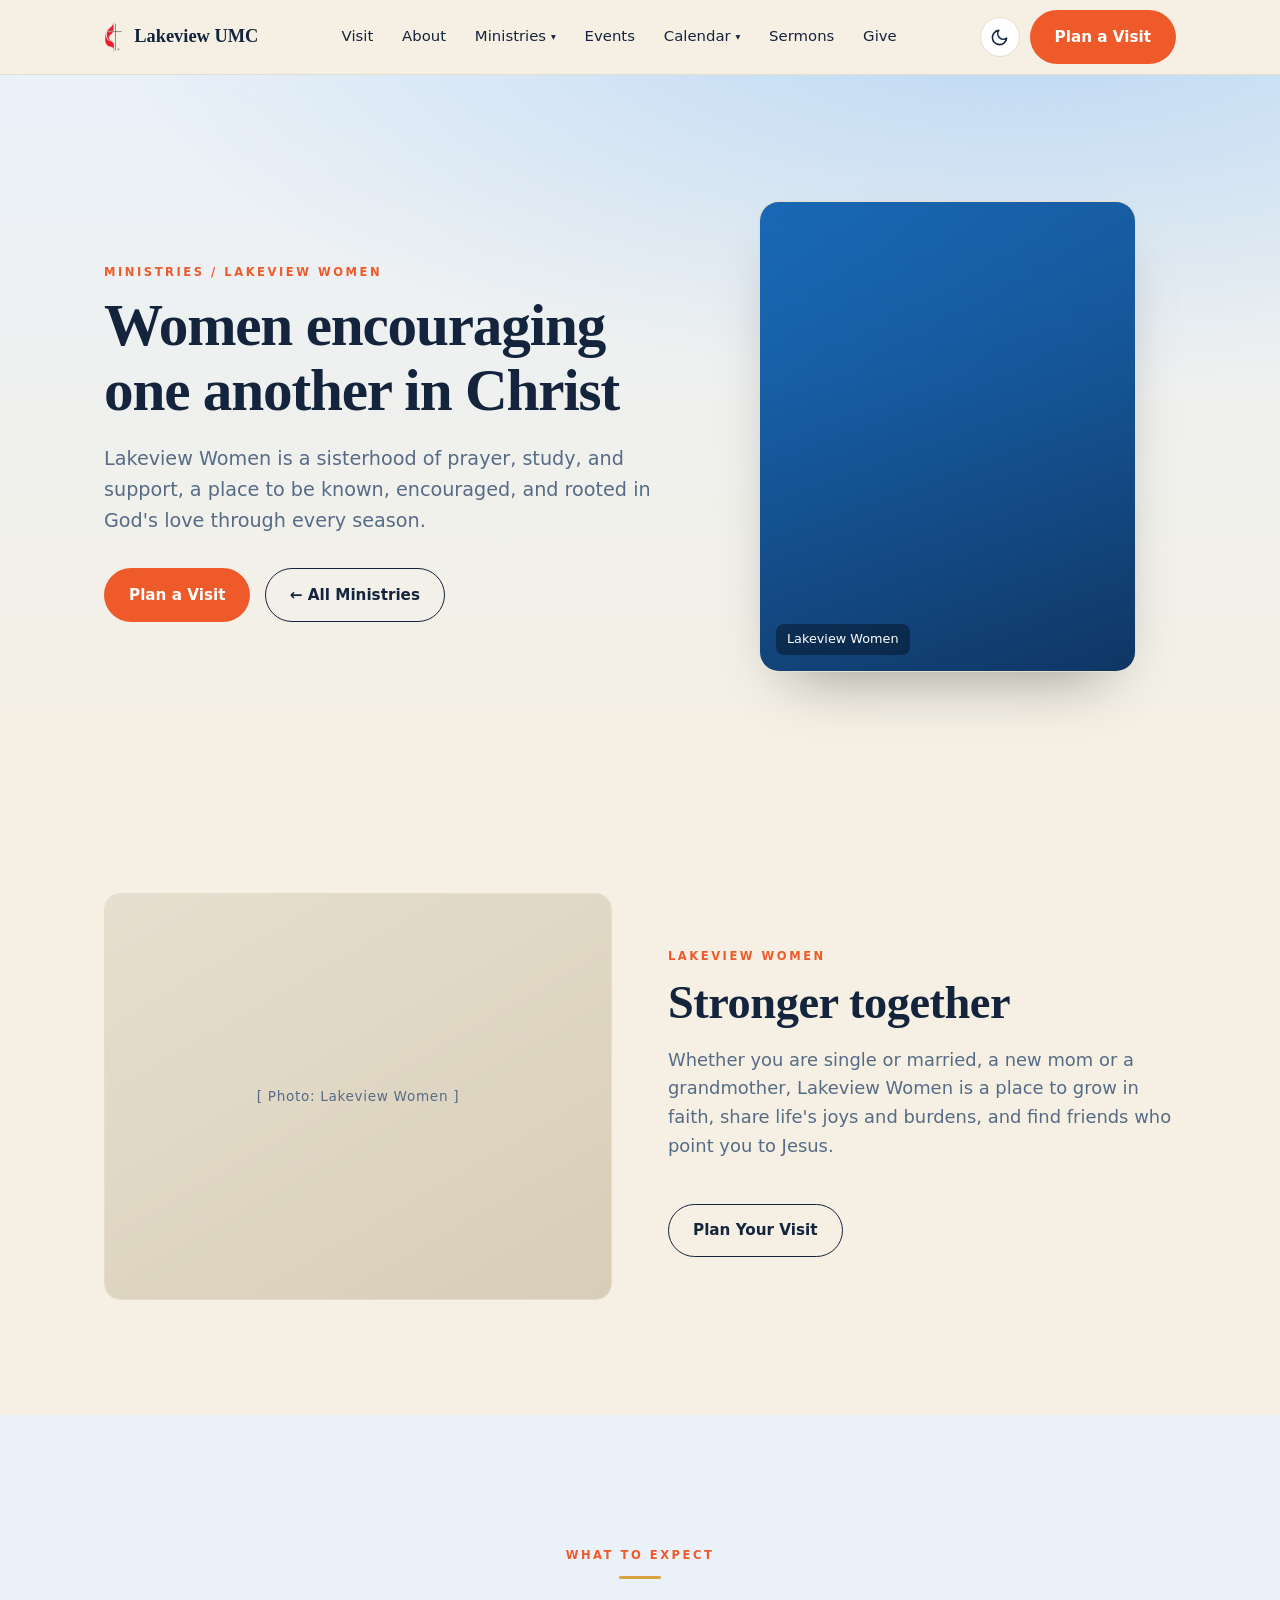
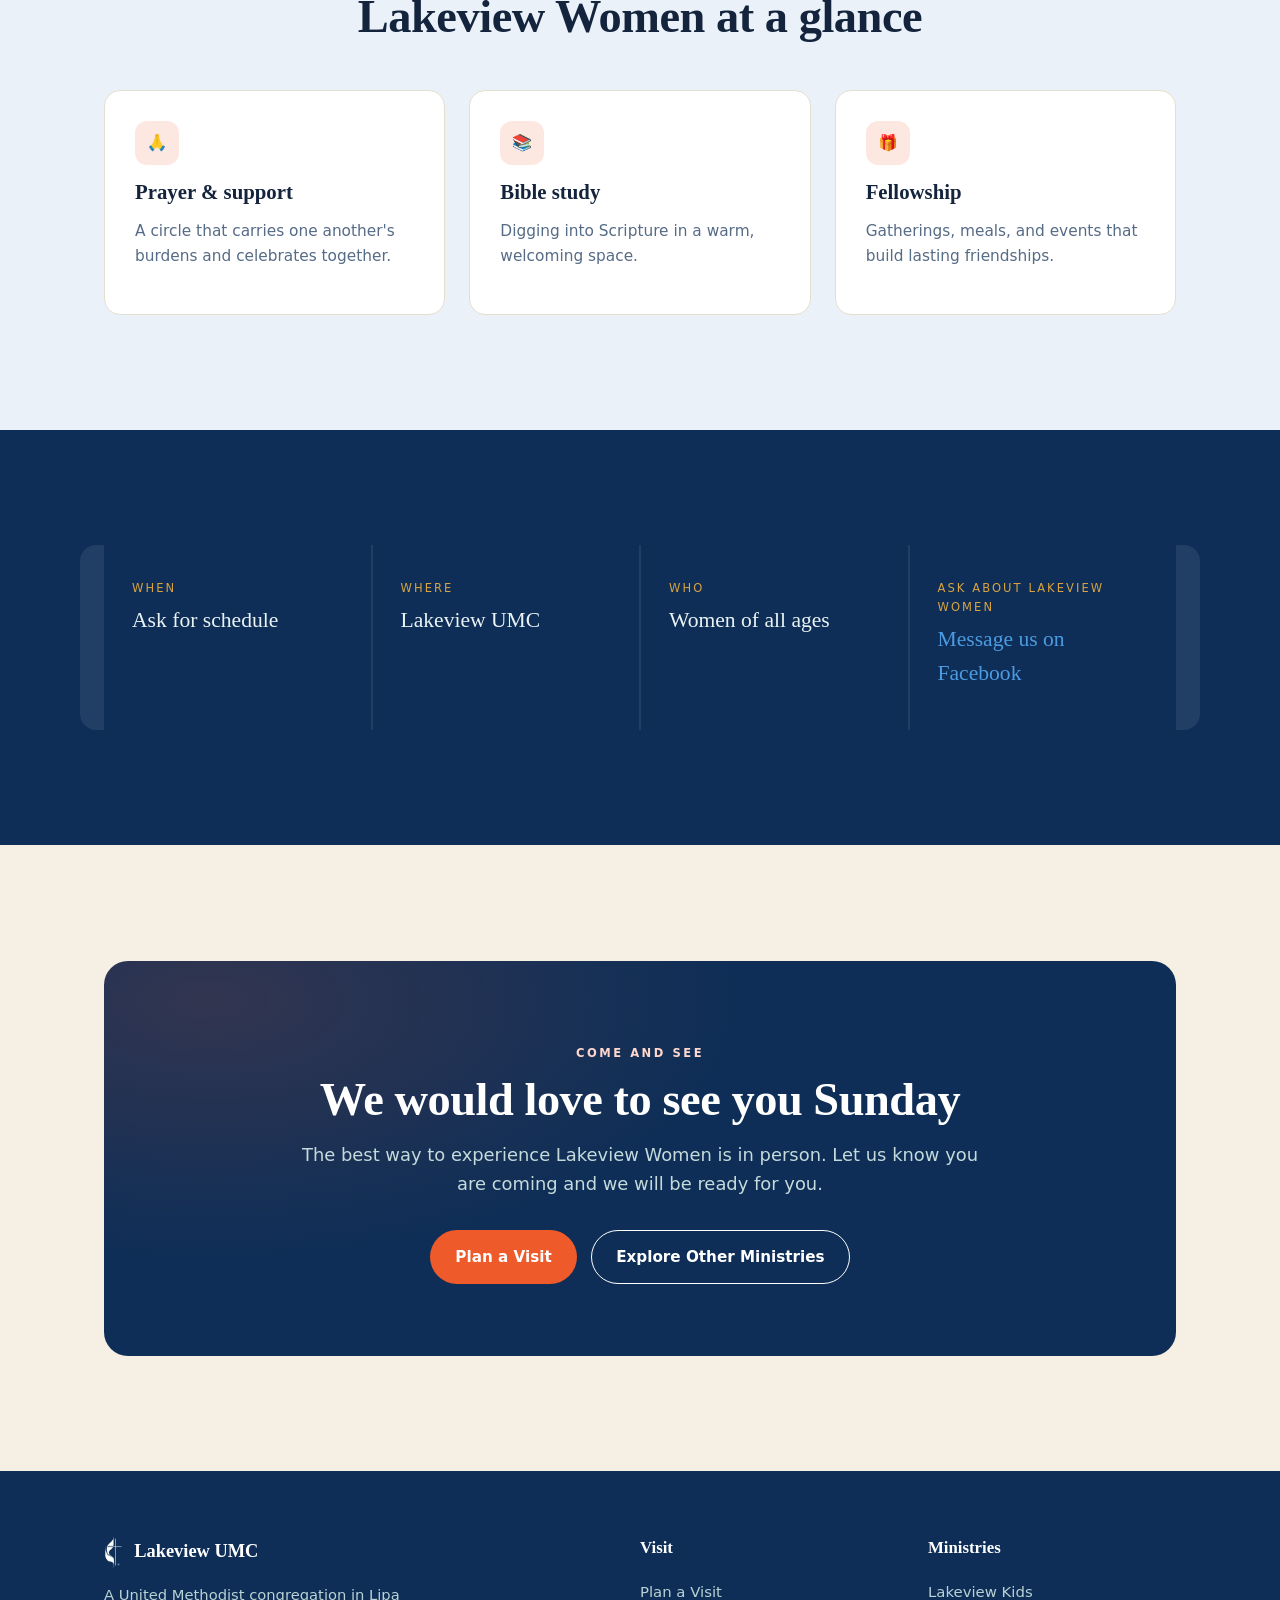
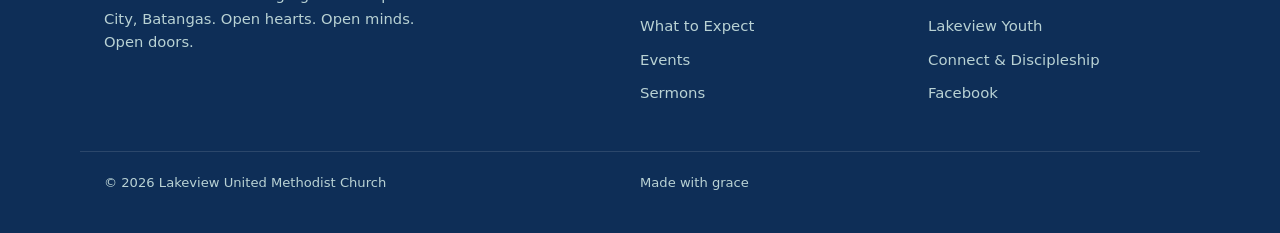
<file: lakeview-women.html>
<!doctype html>
<html lang="en">
<head>
  <meta charset="utf-8">
  <script>document.documentElement.className += ' js'; try{var t=localStorage.getItem('lv-theme'); if(t) document.documentElement.setAttribute('data-theme', t);}catch(e){}</script>
  <meta name="viewport" content="width=device-width, initial-scale=1">
  <title>Lakeview Women | Lakeview United Methodist Church</title>
  <meta name="description" content="Lakeview Women at Lakeview United Methodist Church, Lipa City, Batangas.">
  <meta name="theme-color" content="#0E2E57">
  <link rel="icon" type="image/png" href="images/favicon.png">
    <link rel="apple-touch-icon" href="/images/apple-touch-180.png">
  <link rel="manifest" href="/manifest.webmanifest">
  <meta name="apple-mobile-web-app-capable" content="yes">
  <meta name="mobile-web-app-capable" content="yes">
  <meta name="apple-mobile-web-app-status-bar-style" content="default">
  <meta name="apple-mobile-web-app-title" content="Lakeview">
  <link rel="stylesheet" href="styles.css">
</head>
<body>

  <header class="nav">
    <div class="wrap">
      <a class="brand" href="index.html"><img class="mark" src="images/umc-logo.png" alt="United Methodist Church cross and flame">
        Lakeview UMC
      </a>
      <nav class="nav-links" id="menu">
        <a href="index.html#visit">Visit</a>
        <a href="index.html#about">About</a>
        <div class="nav-item">
          <a href="index.html#ministries" class="underline">Ministries <span class="caret">&#9662;</span></a>
          <div class="dd">
            <a href="connect-groups.html">Connect &amp; Discipleship <small>Small groups</small></a>
            <a href="kids.html">Lakeview Kids <small>Nursery to Grade 6</small></a>
            <a href="youth.html">Lakeview Youth <small>Teens</small></a>
            <a href="young-adult.html">Young Adult <small>20s and 30s</small></a>
            <a href="lakeview-men.html">Lakeview Men <small>Men's ministry</small></a>
            <a href="lakeview-women.html">Lakeview Women <small>Women's ministry</small></a>
            <a href="music.html">Music &amp; Worship <small>Choir &amp; band</small></a>
            <a href="outreach.html">Outreach &amp; Missions <small>Serving Lipa City</small></a>
            <a href="prayer.html">Prayer <small>Prayer team</small></a>
          </div>
        </div>
        <a href="index.html#events">Events</a>
        <div class="nav-item">
          <a href="calendar.html" class="underline">Calendar <span class="caret">&#9662;</span></a>
          <div class="dd">
            <a href="calendar.html">Church Calendar <small>Events &amp; services</small></a>
            <a href="worship-coordinator/">Worship Coordinator <small>Serving teams</small></a>
            <a href="discipleship-hub/">Discipleship Hub <small>Leaders' resources</small></a>
          </div>
        </div>
        <a href="index.html#sermons">Sermons</a>
        <a href="index.html#give">Give</a>
      </nav>
      <div class="nav-cta">
        <button class="theme-toggle" id="theme-toggle" aria-label="Switch to night mode"></button>
        <a href="index.html#visit" class="btn btn-primary">Plan a Visit</a>
        <button class="menu-btn" aria-label="Menu">&#9776;</button>
      </div>
    </div>
  </header>

  <!-- HERO -->
  <section class="hero sub" id="top">
    <div class="wrap">
      <div class="reveal">
        <p class="eyebrow"><a href="index.html#ministries" style="color:var(--flame)">Ministries</a> / Lakeview Women</p>
        <h1>Women encouraging one another in Christ</h1>
        <p class="lead">Lakeview Women is a sisterhood of prayer, study, and support, a place to be known, encouraged, and rooted in God's love through every season.</p>
        <div class="hero-cta">
          <a href="index.html#visit" class="btn btn-primary">Plan a Visit</a>
          <a href="index.html#ministries" class="btn btn-ghost">&#8592; All Ministries</a>
        </div>
      </div>
      <figure class="hero-art reveal" data-speed="0.09">
        <!-- To use a real photo: put <img class="kenburns" style="object-fit:cover" src="images/lakeview-women.jpg" alt="..."> inside .media-inner -->
        <div class="media-inner"><div class="ph kenburns"></div></div>
        <figcaption>Lakeview Women</figcaption>
      </figure>
    </div>
  </section>

  <!-- INTRO -->
  <section>
    <div class="wrap split">
      <div class="imgph reveal" data-speed="0.07">
        <div class="media-inner"></div>
        <span>[ Photo: Lakeview Women ]</span>
      </div>
      <div class="reveal">
        <p class="eyebrow">Lakeview Women</p>
        <h2>Stronger together</h2>
        <p class="lead" style="margin-top:1.1rem">Whether you are single or married, a new mom or a grandmother, Lakeview Women is a place to grow in faith, share life's joys and burdens, and find friends who point you to Jesus.</p>
        <a href="index.html#visit" class="btn btn-ghost" style="margin-top:1.6rem">Plan Your Visit</a>
      </div>
    </div>
  </section>

  <!-- WHAT TO EXPECT -->
  <section class="band">
    <div class="wrap">
      <div class="section-head center reveal">
        <p class="eyebrow">What to Expect</p>
        <h2>Lakeview Women at a glance</h2>
      </div>
      <div class="grid3">
        <div class="card reveal">
          <div class="icon">&#128591;</div>
          <h3>Prayer &amp; support</h3>
          <p>A circle that carries one another's burdens and celebrates together.</p>
        </div>
        <div class="card reveal">
          <div class="icon">&#128218;</div>
          <h3>Bible study</h3>
          <p>Digging into Scripture in a warm, welcoming space.</p>
        </div>
        <div class="card reveal">
          <div class="icon">&#127873;</div>
          <h3>Fellowship</h3>
          <p>Gatherings, meals, and events that build lasting friendships.</p>
        </div>
      </div>
    </div>
  </section>

  <!-- DETAILS STRIP -->
  <section class="times" aria-label="Details">
    <div class="wrap times-grid four">
      <div class="time-card reveal"><div class="k">When</div><div class="t" style="font-size:1.35rem">Ask for schedule</div></div>
      <div class="time-card reveal"><div class="k">Where</div><div class="t" style="font-size:1.35rem">Lakeview UMC</div></div>
      <div class="time-card reveal"><div class="k">Who</div><div class="t" style="font-size:1.35rem">Women of all ages</div></div>
      <div class="time-card reveal"><div class="k">Ask about Lakeview Women</div><div class="t" style="font-size:1.35rem"><a href="https://web.facebook.com/profile.php?id=100064322214820" target="_blank" rel="noopener" style="color:var(--lake-300)">Message us on Facebook</a></div></div>
    </div>
  </section>

  <!-- CTA -->
  <section>
    <div class="wrap">
      <div class="give reveal">
        <p class="eyebrow" style="color:#ffd7cd">Come and see</p>
        <h2>We would love to see you Sunday</h2>
        <p class="lead">The best way to experience Lakeview Women is in person. Let us know you are coming and we will be ready for you.</p>
        <div style="display:flex;gap:.9rem;justify-content:center;flex-wrap:wrap">
          <a href="index.html#visit" class="btn btn-primary">Plan a Visit</a>
          <a href="index.html#ministries" class="btn btn-ghost">Explore Other Ministries</a>
        </div>
      </div>
    </div>
  </section>

  <footer class="foot">
    <div class="wrap">
      <div>
        <div class="brand"><img class="mark" src="images/umc-logo-white.png" alt="">
          Lakeview UMC
        </div>
        <p style="margin-top:14px;max-width:34ch;font-size:.92rem">A United Methodist congregation in Lipa City, Batangas. Open hearts. Open minds. Open doors.</p>
      </div>
      <div>
        <h4>Visit</h4>
        <a href="index.html#visit">Plan a Visit</a>
        <a href="index.html#about">What to Expect</a>
        <a href="index.html#events">Events</a>
        <a href="index.html#sermons">Sermons</a>
      </div>
      <div>
        <h4>Ministries</h4>
        <a href="kids.html">Lakeview Kids</a>
        <a href="youth.html">Lakeview Youth</a>
        <a href="connect-groups.html">Connect &amp; Discipleship</a>
        <a href="https://web.facebook.com/profile.php?id=100064322214820" target="_blank" rel="noopener">Facebook</a>
      </div>
    </div>
    <div class="wrap foot-bottom">
      <span>&copy; <span id="yr"></span> Lakeview United Methodist Church</span>
      <span>Made with grace</span>
    </div>
  </footer>

  <script src="config.js"></script>
  <script src="sheets.js"></script>
  <script src="main.js"></script>
</body>
</html>
</file>
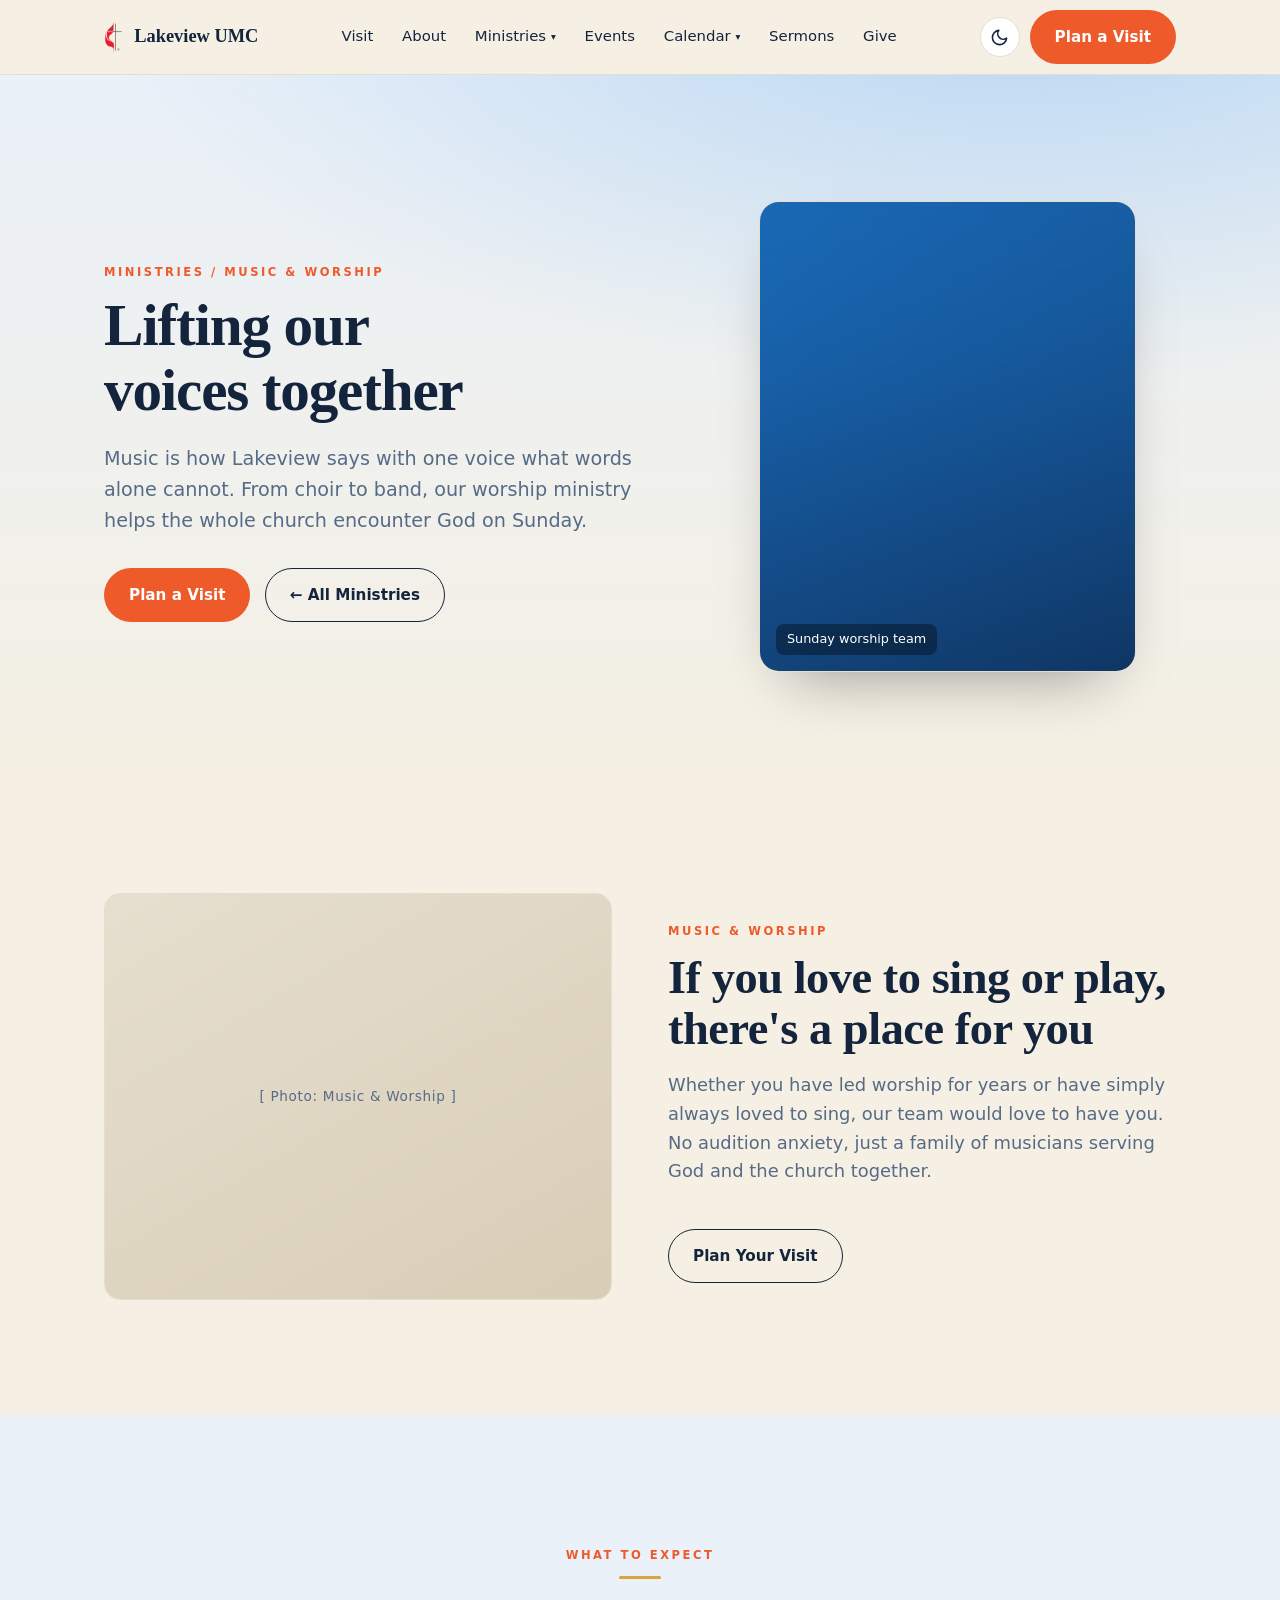
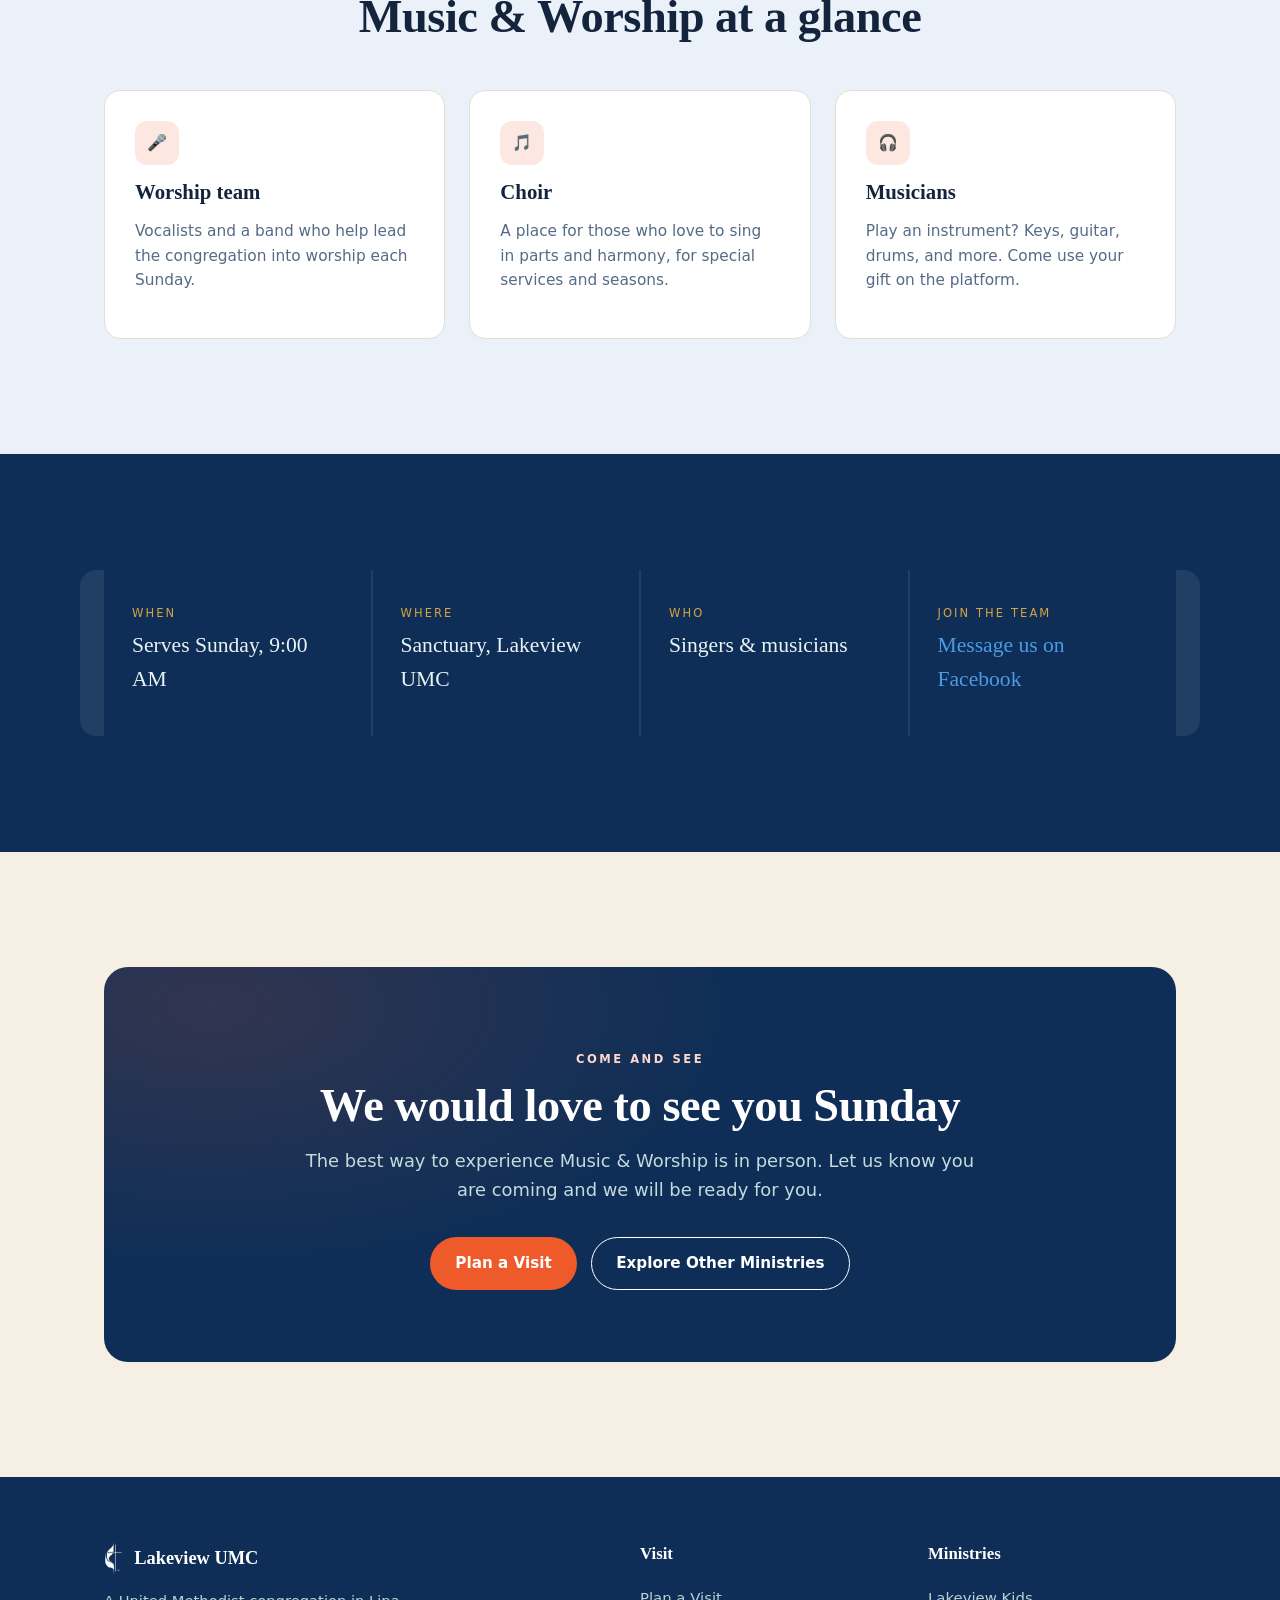
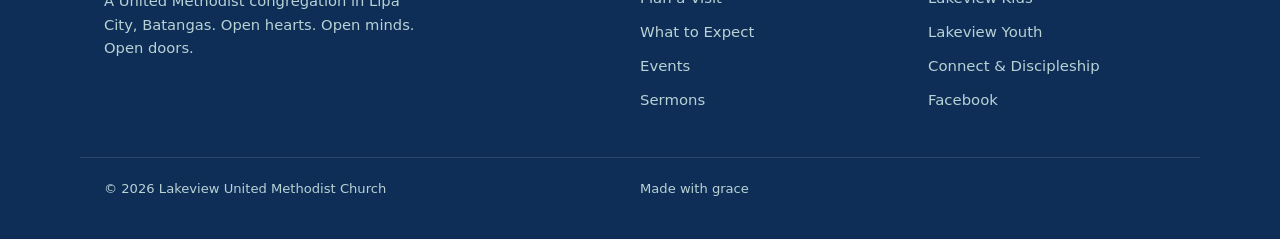
<file: music.html>
<!doctype html>
<html lang="en">
<head>
  <meta charset="utf-8">
  <script>document.documentElement.className += ' js'; try{var t=localStorage.getItem('lv-theme'); if(t) document.documentElement.setAttribute('data-theme', t);}catch(e){}</script>
  <meta name="viewport" content="width=device-width, initial-scale=1">
  <title>Music & Worship | Lakeview United Methodist Church</title>
  <meta name="description" content="Music & Worship at Lakeview United Methodist Church, Lipa City, Batangas.">
  <meta name="theme-color" content="#0E2E57">
  <link rel="icon" type="image/png" href="images/favicon.png">
    <link rel="apple-touch-icon" href="/images/apple-touch-180.png">
  <link rel="manifest" href="/manifest.webmanifest">
  <meta name="apple-mobile-web-app-capable" content="yes">
  <meta name="mobile-web-app-capable" content="yes">
  <meta name="apple-mobile-web-app-status-bar-style" content="default">
  <meta name="apple-mobile-web-app-title" content="Lakeview">
  <link rel="stylesheet" href="styles.css">
</head>
<body>

  <header class="nav">
    <div class="wrap">
      <a class="brand" href="index.html"><img class="mark" src="images/umc-logo.png" alt="United Methodist Church cross and flame">
        Lakeview UMC
      </a>
      <nav class="nav-links" id="menu">
        <a href="index.html#visit">Visit</a>
        <a href="index.html#about">About</a>
        <div class="nav-item">
          <a href="index.html#ministries" class="underline">Ministries <span class="caret">&#9662;</span></a>
          <div class="dd">
            <a href="connect-groups.html">Connect &amp; Discipleship <small>Small groups</small></a>
            <a href="kids.html">Lakeview Kids <small>Nursery to Grade 6</small></a>
            <a href="youth.html">Lakeview Youth <small>Teens</small></a>
            <a href="young-adult.html">Young Adult <small>20s and 30s</small></a>
            <a href="lakeview-men.html">Lakeview Men <small>Men's ministry</small></a>
            <a href="lakeview-women.html">Lakeview Women <small>Women's ministry</small></a>
            <a href="music.html">Music &amp; Worship <small>Choir &amp; band</small></a>
            <a href="outreach.html">Outreach &amp; Missions <small>Serving Lipa City</small></a>
            <a href="prayer.html">Prayer <small>Prayer team</small></a>
          </div>
        </div>
        <a href="index.html#events">Events</a>
        <div class="nav-item">
          <a href="calendar.html" class="underline">Calendar <span class="caret">&#9662;</span></a>
          <div class="dd">
            <a href="calendar.html">Church Calendar <small>Events &amp; services</small></a>
            <a href="worship-coordinator/">Worship Coordinator <small>Serving teams</small></a>
            <a href="discipleship-hub/">Discipleship Hub <small>Leaders' resources</small></a>
          </div>
        </div>
        <a href="index.html#sermons">Sermons</a>
        <a href="index.html#give">Give</a>
      </nav>
      <div class="nav-cta">
        <button class="theme-toggle" id="theme-toggle" aria-label="Switch to night mode"></button>
        <a href="index.html#visit" class="btn btn-primary">Plan a Visit</a>
        <button class="menu-btn" aria-label="Menu">&#9776;</button>
      </div>
    </div>
  </header>

  <!-- HERO -->
  <section class="hero sub" id="top">
    <div class="wrap">
      <div class="reveal">
        <p class="eyebrow"><a href="index.html#ministries" style="color:var(--flame)">Ministries</a> / Music &amp; Worship</p>
        <h1>Lifting our voices together</h1>
        <p class="lead">Music is how Lakeview says with one voice what words alone cannot. From choir to band, our worship ministry helps the whole church encounter God on Sunday.</p>
        <div class="hero-cta">
          <a href="index.html#visit" class="btn btn-primary">Plan a Visit</a>
          <a href="index.html#ministries" class="btn btn-ghost">&#8592; All Ministries</a>
        </div>
      </div>
      <figure class="hero-art reveal" data-speed="0.09">
        <!-- To use a real photo: put <img class="kenburns" style="object-fit:cover" src="images/music.jpg" alt="..."> inside .media-inner -->
        <div class="media-inner"><div class="ph kenburns"></div></div>
        <figcaption>Sunday worship team</figcaption>
      </figure>
    </div>
  </section>

  <!-- INTRO -->
  <section>
    <div class="wrap split">
      <div class="imgph reveal" data-speed="0.07">
        <div class="media-inner"></div>
        <span>[ Photo: Music & Worship ]</span>
      </div>
      <div class="reveal">
        <p class="eyebrow">Music &amp; Worship</p>
        <h2>If you love to sing or play, there's a place for you</h2>
        <p class="lead" style="margin-top:1.1rem">Whether you have led worship for years or have simply always loved to sing, our team would love to have you. No audition anxiety, just a family of musicians serving God and the church together.</p>
        <a href="index.html#visit" class="btn btn-ghost" style="margin-top:1.6rem">Plan Your Visit</a>
      </div>
    </div>
  </section>

  <!-- WHAT TO EXPECT -->
  <section class="band">
    <div class="wrap">
      <div class="section-head center reveal">
        <p class="eyebrow">What to Expect</p>
        <h2>Music &amp; Worship at a glance</h2>
      </div>
      <div class="grid3">
        <div class="card reveal">
          <div class="icon">&#127908;</div>
          <h3>Worship team</h3>
          <p>Vocalists and a band who help lead the congregation into worship each Sunday.</p>
        </div>
        <div class="card reveal">
          <div class="icon">&#127925;</div>
          <h3>Choir</h3>
          <p>A place for those who love to sing in parts and harmony, for special services and seasons.</p>
        </div>
        <div class="card reveal">
          <div class="icon">&#127911;</div>
          <h3>Musicians</h3>
          <p>Play an instrument? Keys, guitar, drums, and more. Come use your gift on the platform.</p>
        </div>
      </div>
    </div>
  </section>

  <!-- DETAILS STRIP -->
  <section class="times" aria-label="Details">
    <div class="wrap times-grid four">
      <div class="time-card reveal"><div class="k">When</div><div class="t" style="font-size:1.35rem">Serves Sunday, 9:00 AM</div></div>
      <div class="time-card reveal"><div class="k">Where</div><div class="t" style="font-size:1.35rem">Sanctuary, Lakeview UMC</div></div>
      <div class="time-card reveal"><div class="k">Who</div><div class="t" style="font-size:1.35rem">Singers &amp; musicians</div></div>
      <div class="time-card reveal"><div class="k">Join the team</div><div class="t" style="font-size:1.35rem"><a href="https://web.facebook.com/profile.php?id=100064322214820" target="_blank" rel="noopener" style="color:var(--lake-300)">Message us on Facebook</a></div></div>
    </div>
  </section>

  <!-- CTA -->
  <section>
    <div class="wrap">
      <div class="give reveal">
        <p class="eyebrow" style="color:#ffd7cd">Come and see</p>
        <h2>We would love to see you Sunday</h2>
        <p class="lead">The best way to experience Music &amp; Worship is in person. Let us know you are coming and we will be ready for you.</p>
        <div style="display:flex;gap:.9rem;justify-content:center;flex-wrap:wrap">
          <a href="index.html#visit" class="btn btn-primary">Plan a Visit</a>
          <a href="index.html#ministries" class="btn btn-ghost">Explore Other Ministries</a>
        </div>
      </div>
    </div>
  </section>

  <footer class="foot">
    <div class="wrap">
      <div>
        <div class="brand"><img class="mark" src="images/umc-logo-white.png" alt="">
          Lakeview UMC
        </div>
        <p style="margin-top:14px;max-width:34ch;font-size:.92rem">A United Methodist congregation in Lipa City, Batangas. Open hearts. Open minds. Open doors.</p>
      </div>
      <div>
        <h4>Visit</h4>
        <a href="index.html#visit">Plan a Visit</a>
        <a href="index.html#about">What to Expect</a>
        <a href="index.html#events">Events</a>
        <a href="index.html#sermons">Sermons</a>
      </div>
      <div>
        <h4>Ministries</h4>
        <a href="kids.html">Lakeview Kids</a>
        <a href="youth.html">Lakeview Youth</a>
        <a href="connect-groups.html">Connect &amp; Discipleship</a>
        <a href="https://web.facebook.com/profile.php?id=100064322214820" target="_blank" rel="noopener">Facebook</a>
      </div>
    </div>
    <div class="wrap foot-bottom">
      <span>&copy; <span id="yr"></span> Lakeview United Methodist Church</span>
      <span>Made with grace</span>
    </div>
  </footer>

  <script src="config.js"></script>
  <script src="sheets.js"></script>
  <script src="main.js"></script>
</body>
</html>
</file>
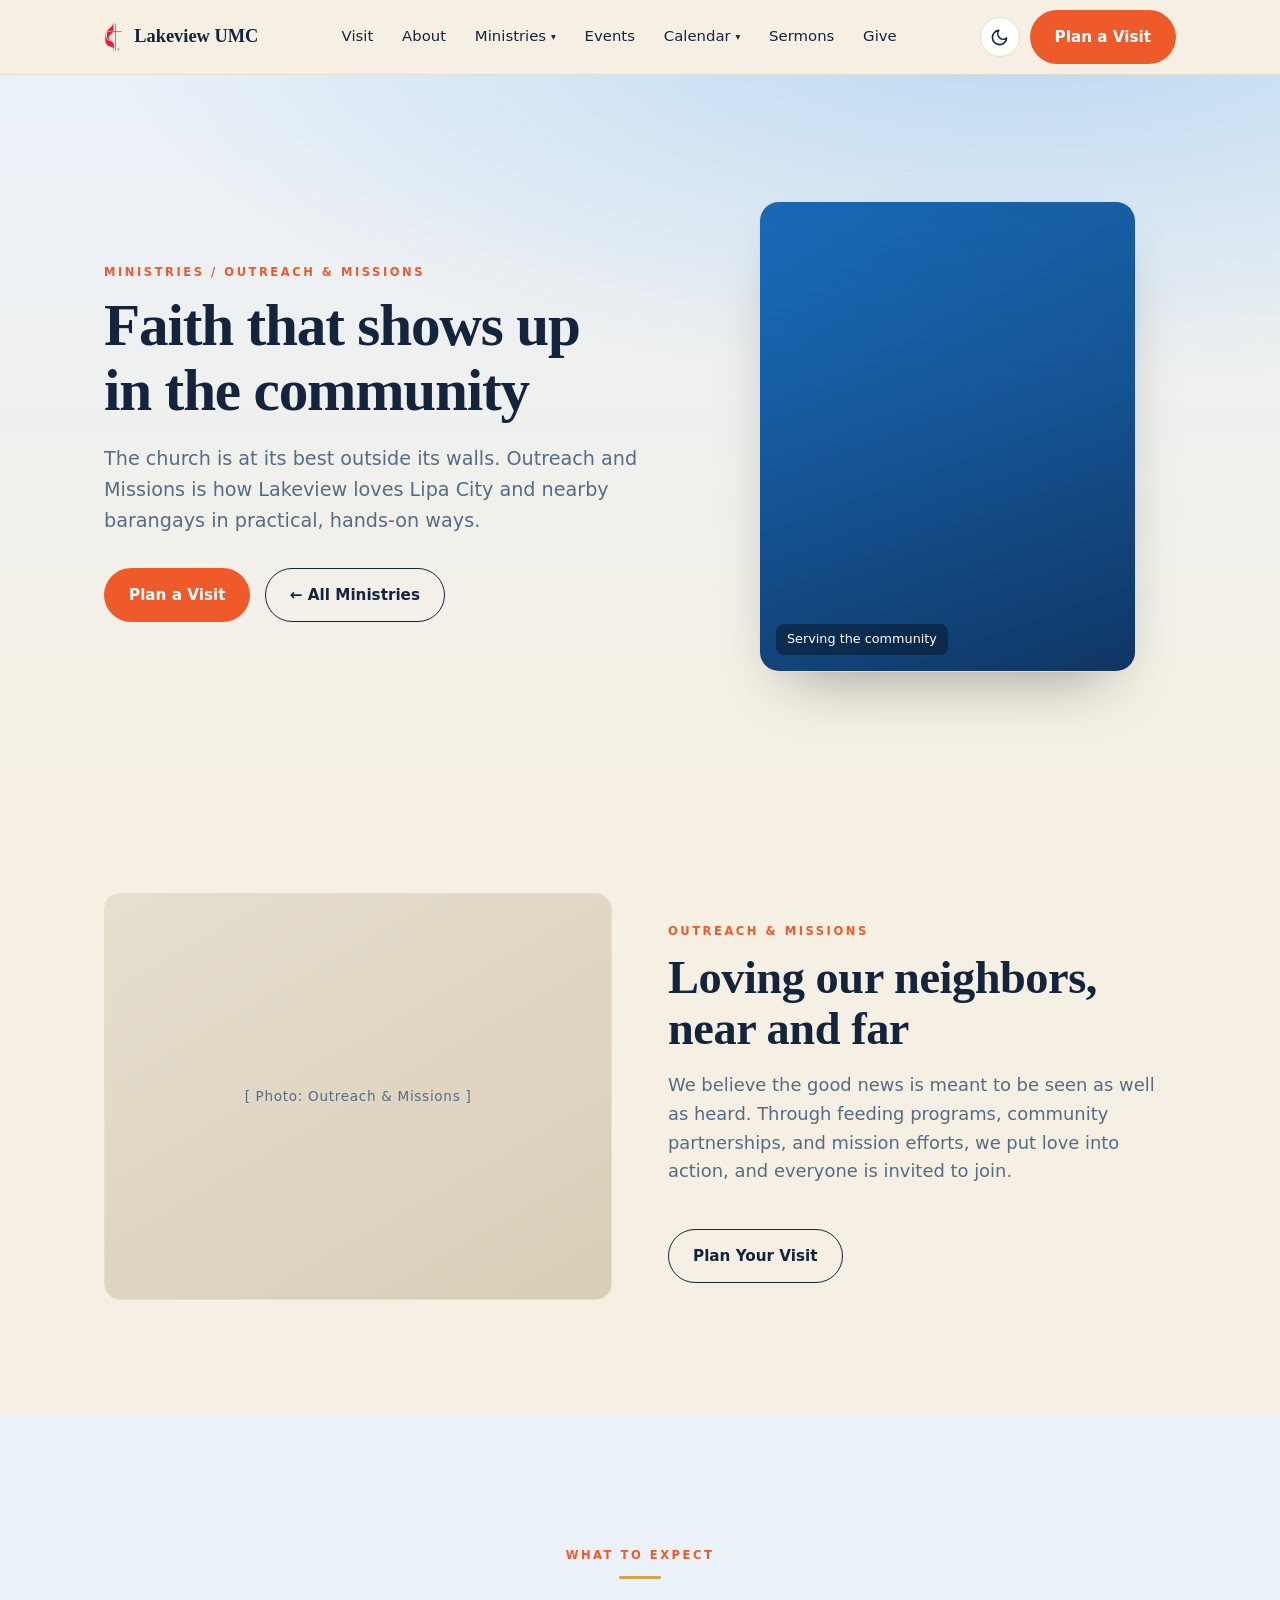
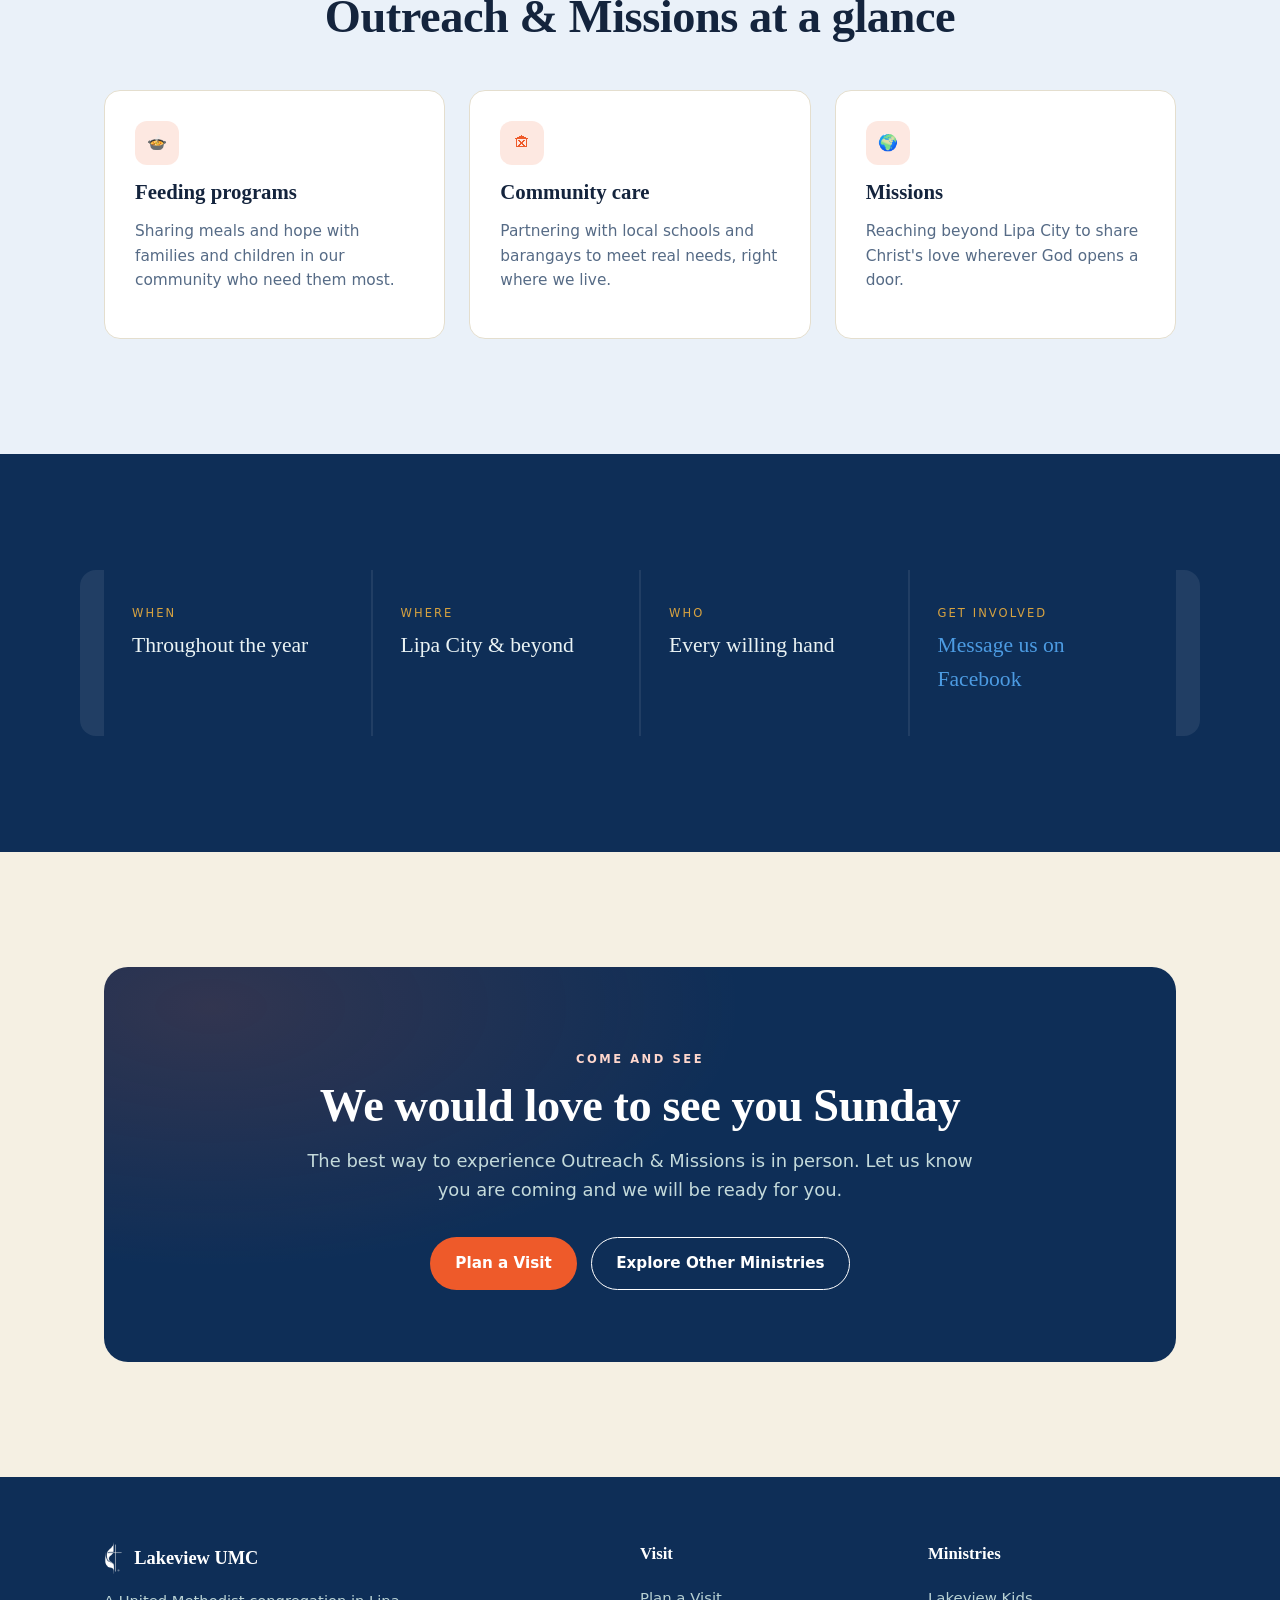
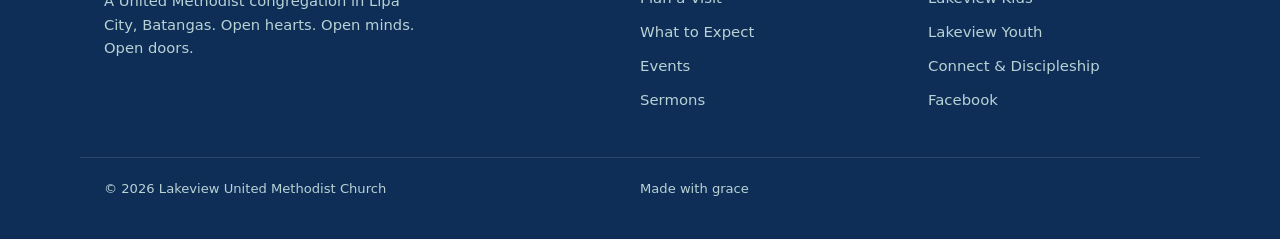
<file: outreach.html>
<!doctype html>
<html lang="en">
<head>
  <meta charset="utf-8">
  <script>document.documentElement.className += ' js'; try{var t=localStorage.getItem('lv-theme'); if(t) document.documentElement.setAttribute('data-theme', t);}catch(e){}</script>
  <meta name="viewport" content="width=device-width, initial-scale=1">
  <title>Outreach & Missions | Lakeview United Methodist Church</title>
  <meta name="description" content="Outreach & Missions at Lakeview United Methodist Church, Lipa City, Batangas.">
  <meta name="theme-color" content="#0E2E57">
  <link rel="icon" type="image/png" href="images/favicon.png">
    <link rel="apple-touch-icon" href="/images/apple-touch-180.png">
  <link rel="manifest" href="/manifest.webmanifest">
  <meta name="apple-mobile-web-app-capable" content="yes">
  <meta name="mobile-web-app-capable" content="yes">
  <meta name="apple-mobile-web-app-status-bar-style" content="default">
  <meta name="apple-mobile-web-app-title" content="Lakeview">
  <link rel="stylesheet" href="styles.css">
</head>
<body>

  <header class="nav">
    <div class="wrap">
      <a class="brand" href="index.html"><img class="mark" src="images/umc-logo.png" alt="United Methodist Church cross and flame">
        Lakeview UMC
      </a>
      <nav class="nav-links" id="menu">
        <a href="index.html#visit">Visit</a>
        <a href="index.html#about">About</a>
        <div class="nav-item">
          <a href="index.html#ministries" class="underline">Ministries <span class="caret">&#9662;</span></a>
          <div class="dd">
            <a href="connect-groups.html">Connect &amp; Discipleship <small>Small groups</small></a>
            <a href="kids.html">Lakeview Kids <small>Nursery to Grade 6</small></a>
            <a href="youth.html">Lakeview Youth <small>Teens</small></a>
            <a href="young-adult.html">Young Adult <small>20s and 30s</small></a>
            <a href="lakeview-men.html">Lakeview Men <small>Men's ministry</small></a>
            <a href="lakeview-women.html">Lakeview Women <small>Women's ministry</small></a>
            <a href="music.html">Music &amp; Worship <small>Choir &amp; band</small></a>
            <a href="outreach.html">Outreach &amp; Missions <small>Serving Lipa City</small></a>
            <a href="prayer.html">Prayer <small>Prayer team</small></a>
          </div>
        </div>
        <a href="index.html#events">Events</a>
        <div class="nav-item">
          <a href="calendar.html" class="underline">Calendar <span class="caret">&#9662;</span></a>
          <div class="dd">
            <a href="calendar.html">Church Calendar <small>Events &amp; services</small></a>
            <a href="worship-coordinator/">Worship Coordinator <small>Serving teams</small></a>
            <a href="discipleship-hub/">Discipleship Hub <small>Leaders' resources</small></a>
          </div>
        </div>
        <a href="index.html#sermons">Sermons</a>
        <a href="index.html#give">Give</a>
      </nav>
      <div class="nav-cta">
        <button class="theme-toggle" id="theme-toggle" aria-label="Switch to night mode"></button>
        <a href="index.html#visit" class="btn btn-primary">Plan a Visit</a>
        <button class="menu-btn" aria-label="Menu">&#9776;</button>
      </div>
    </div>
  </header>

  <!-- HERO -->
  <section class="hero sub" id="top">
    <div class="wrap">
      <div class="reveal">
        <p class="eyebrow"><a href="index.html#ministries" style="color:var(--flame)">Ministries</a> / Outreach &amp; Missions</p>
        <h1>Faith that shows up in the community</h1>
        <p class="lead">The church is at its best outside its walls. Outreach and Missions is how Lakeview loves Lipa City and nearby barangays in practical, hands-on ways.</p>
        <div class="hero-cta">
          <a href="index.html#visit" class="btn btn-primary">Plan a Visit</a>
          <a href="index.html#ministries" class="btn btn-ghost">&#8592; All Ministries</a>
        </div>
      </div>
      <figure class="hero-art reveal" data-speed="0.09">
        <!-- To use a real photo: put <img class="kenburns" style="object-fit:cover" src="images/outreach.jpg" alt="..."> inside .media-inner -->
        <div class="media-inner"><div class="ph kenburns"></div></div>
        <figcaption>Serving the community</figcaption>
      </figure>
    </div>
  </section>

  <!-- INTRO -->
  <section>
    <div class="wrap split">
      <div class="imgph reveal" data-speed="0.07">
        <div class="media-inner"></div>
        <span>[ Photo: Outreach & Missions ]</span>
      </div>
      <div class="reveal">
        <p class="eyebrow">Outreach &amp; Missions</p>
        <h2>Loving our neighbors, near and far</h2>
        <p class="lead" style="margin-top:1.1rem">We believe the good news is meant to be seen as well as heard. Through feeding programs, community partnerships, and mission efforts, we put love into action, and everyone is invited to join.</p>
        <a href="index.html#visit" class="btn btn-ghost" style="margin-top:1.6rem">Plan Your Visit</a>
      </div>
    </div>
  </section>

  <!-- WHAT TO EXPECT -->
  <section class="band">
    <div class="wrap">
      <div class="section-head center reveal">
        <p class="eyebrow">What to Expect</p>
        <h2>Outreach &amp; Missions at a glance</h2>
      </div>
      <div class="grid3">
        <div class="card reveal">
          <div class="icon">&#127858;</div>
          <h3>Feeding programs</h3>
          <p>Sharing meals and hope with families and children in our community who need them most.</p>
        </div>
        <div class="card reveal">
          <div class="icon">&#127962;</div>
          <h3>Community care</h3>
          <p>Partnering with local schools and barangays to meet real needs, right where we live.</p>
        </div>
        <div class="card reveal">
          <div class="icon">&#127757;</div>
          <h3>Missions</h3>
          <p>Reaching beyond Lipa City to share Christ's love wherever God opens a door.</p>
        </div>
      </div>
    </div>
  </section>

  <!-- DETAILS STRIP -->
  <section class="times" aria-label="Details">
    <div class="wrap times-grid four">
      <div class="time-card reveal"><div class="k">When</div><div class="t" style="font-size:1.35rem">Throughout the year</div></div>
      <div class="time-card reveal"><div class="k">Where</div><div class="t" style="font-size:1.35rem">Lipa City &amp; beyond</div></div>
      <div class="time-card reveal"><div class="k">Who</div><div class="t" style="font-size:1.35rem">Every willing hand</div></div>
      <div class="time-card reveal"><div class="k">Get involved</div><div class="t" style="font-size:1.35rem"><a href="https://web.facebook.com/profile.php?id=100064322214820" target="_blank" rel="noopener" style="color:var(--lake-300)">Message us on Facebook</a></div></div>
    </div>
  </section>

  <!-- CTA -->
  <section>
    <div class="wrap">
      <div class="give reveal">
        <p class="eyebrow" style="color:#ffd7cd">Come and see</p>
        <h2>We would love to see you Sunday</h2>
        <p class="lead">The best way to experience Outreach &amp; Missions is in person. Let us know you are coming and we will be ready for you.</p>
        <div style="display:flex;gap:.9rem;justify-content:center;flex-wrap:wrap">
          <a href="index.html#visit" class="btn btn-primary">Plan a Visit</a>
          <a href="index.html#ministries" class="btn btn-ghost">Explore Other Ministries</a>
        </div>
      </div>
    </div>
  </section>

  <footer class="foot">
    <div class="wrap">
      <div>
        <div class="brand"><img class="mark" src="images/umc-logo-white.png" alt="">
          Lakeview UMC
        </div>
        <p style="margin-top:14px;max-width:34ch;font-size:.92rem">A United Methodist congregation in Lipa City, Batangas. Open hearts. Open minds. Open doors.</p>
      </div>
      <div>
        <h4>Visit</h4>
        <a href="index.html#visit">Plan a Visit</a>
        <a href="index.html#about">What to Expect</a>
        <a href="index.html#events">Events</a>
        <a href="index.html#sermons">Sermons</a>
      </div>
      <div>
        <h4>Ministries</h4>
        <a href="kids.html">Lakeview Kids</a>
        <a href="youth.html">Lakeview Youth</a>
        <a href="connect-groups.html">Connect &amp; Discipleship</a>
        <a href="https://web.facebook.com/profile.php?id=100064322214820" target="_blank" rel="noopener">Facebook</a>
      </div>
    </div>
    <div class="wrap foot-bottom">
      <span>&copy; <span id="yr"></span> Lakeview United Methodist Church</span>
      <span>Made with grace</span>
    </div>
  </footer>

  <script src="config.js"></script>
  <script src="sheets.js"></script>
  <script src="main.js"></script>
</body>
</html>
</file>
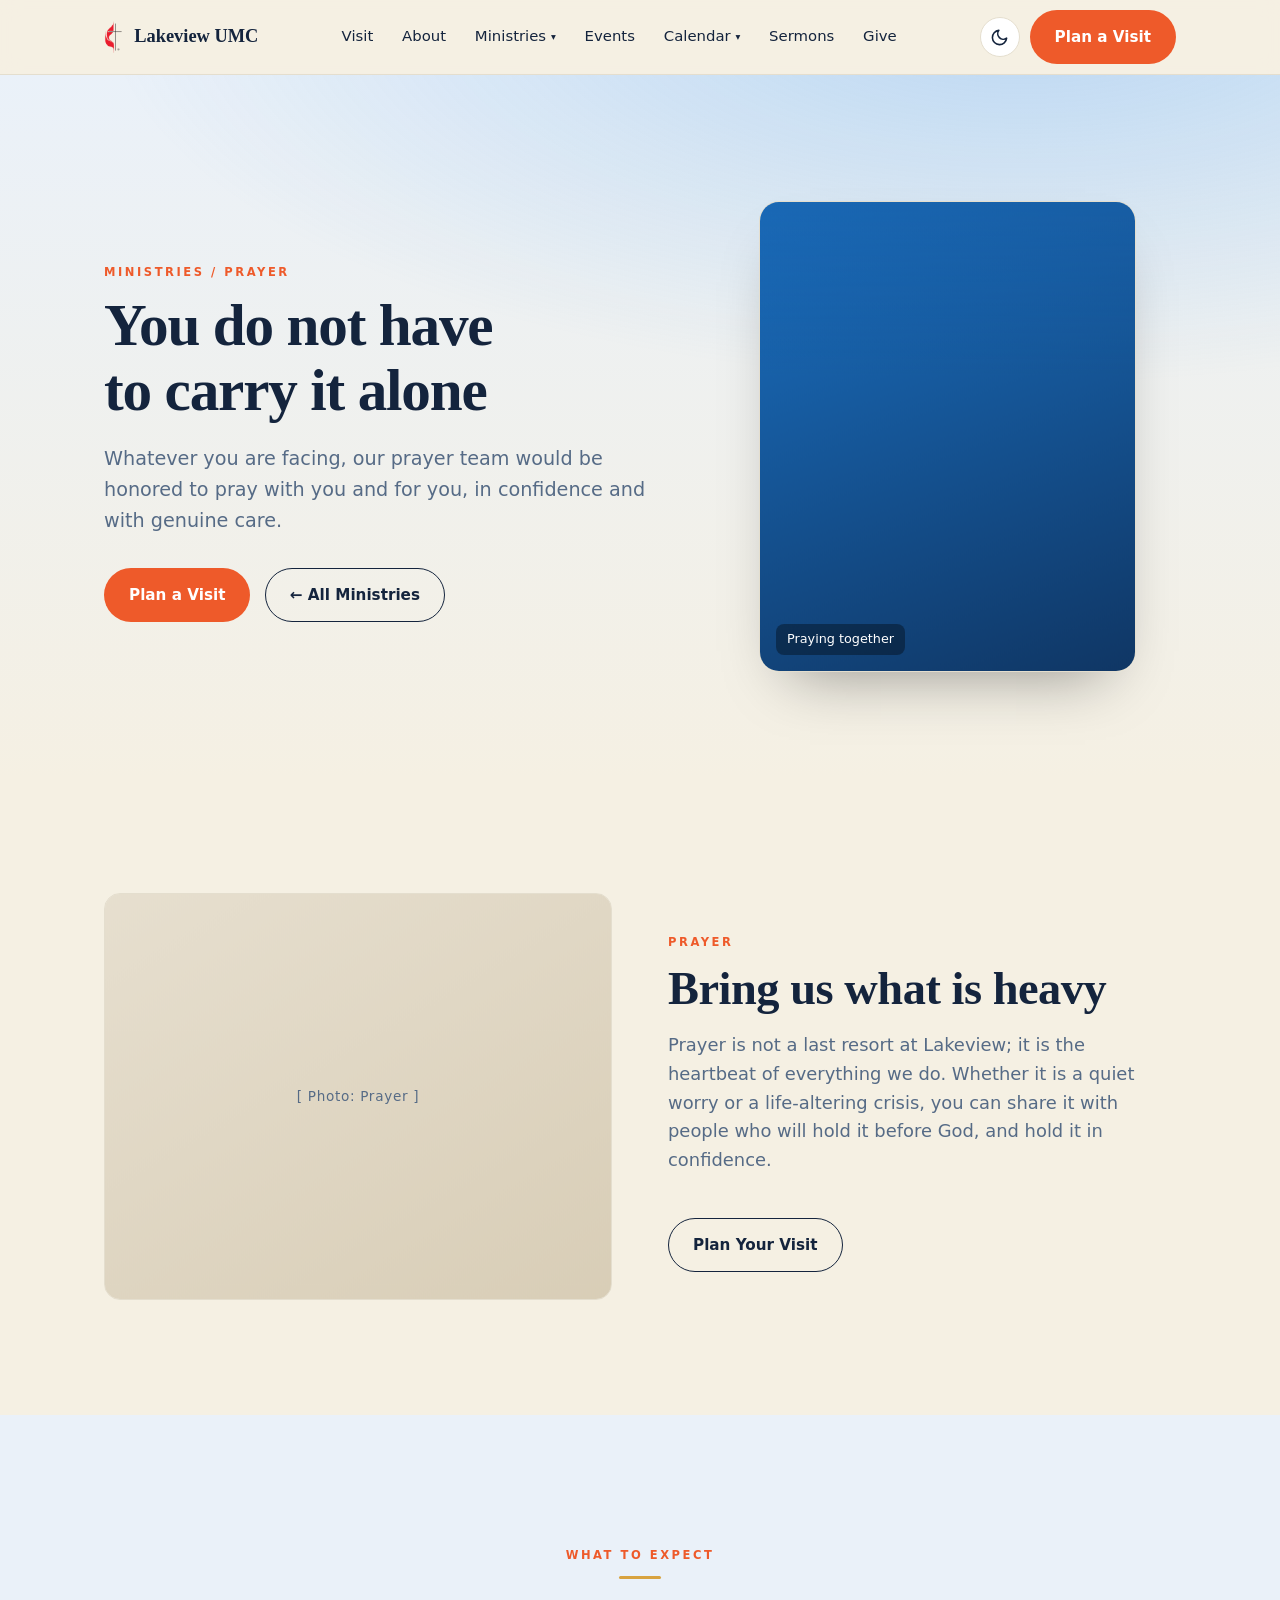
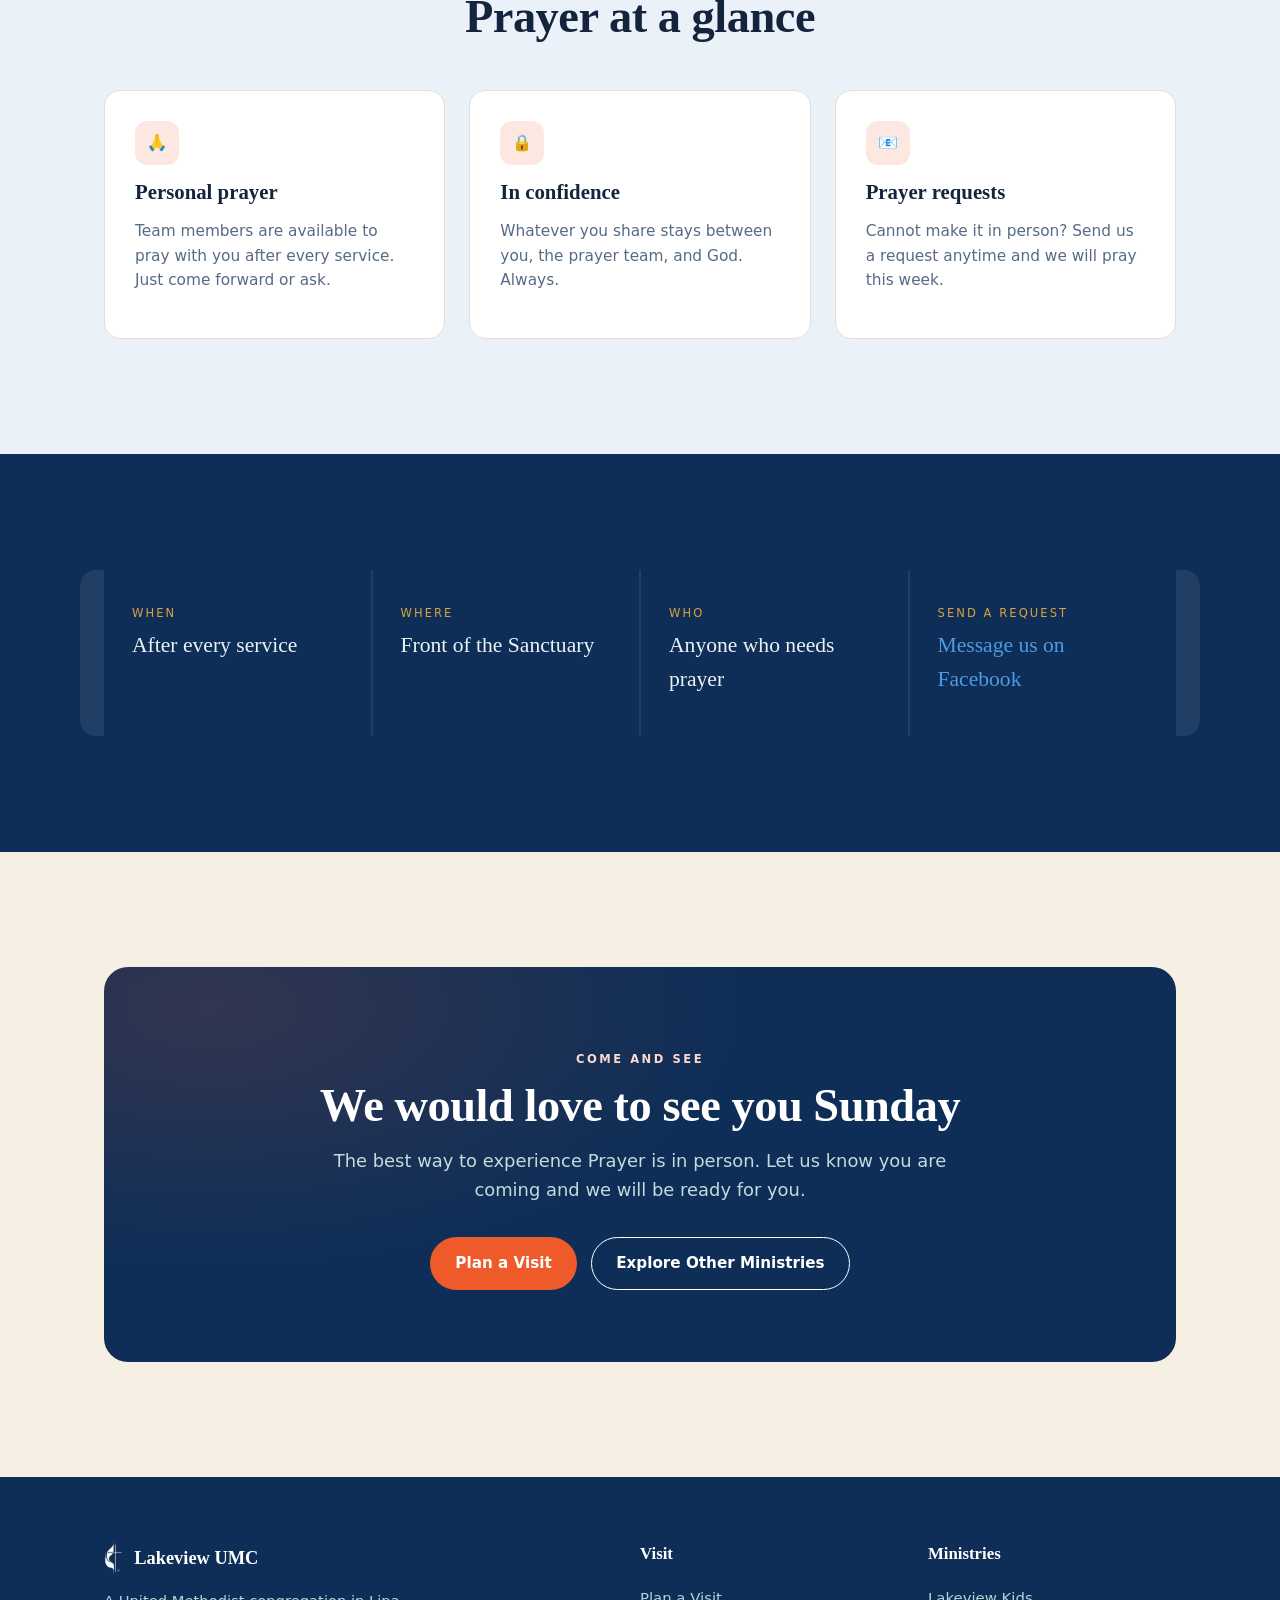
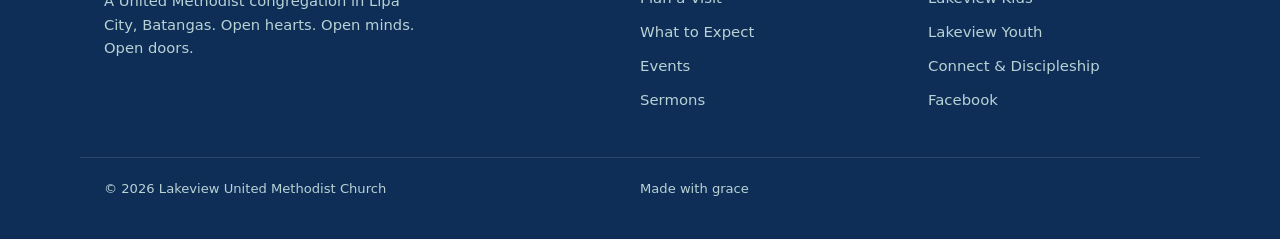
<file: prayer.html>
<!doctype html>
<html lang="en">
<head>
  <meta charset="utf-8">
  <script>document.documentElement.className += ' js'; try{var t=localStorage.getItem('lv-theme'); if(t) document.documentElement.setAttribute('data-theme', t);}catch(e){}</script>
  <meta name="viewport" content="width=device-width, initial-scale=1">
  <title>Prayer | Lakeview United Methodist Church</title>
  <meta name="description" content="Prayer at Lakeview United Methodist Church, Lipa City, Batangas.">
  <meta name="theme-color" content="#0E2E57">
  <link rel="icon" type="image/png" href="images/favicon.png">
    <link rel="apple-touch-icon" href="/images/apple-touch-180.png">
  <link rel="manifest" href="/manifest.webmanifest">
  <meta name="apple-mobile-web-app-capable" content="yes">
  <meta name="mobile-web-app-capable" content="yes">
  <meta name="apple-mobile-web-app-status-bar-style" content="default">
  <meta name="apple-mobile-web-app-title" content="Lakeview">
  <link rel="stylesheet" href="styles.css">
</head>
<body>

  <header class="nav">
    <div class="wrap">
      <a class="brand" href="index.html"><img class="mark" src="images/umc-logo.png" alt="United Methodist Church cross and flame">
        Lakeview UMC
      </a>
      <nav class="nav-links" id="menu">
        <a href="index.html#visit">Visit</a>
        <a href="index.html#about">About</a>
        <div class="nav-item">
          <a href="index.html#ministries" class="underline">Ministries <span class="caret">&#9662;</span></a>
          <div class="dd">
            <a href="connect-groups.html">Connect &amp; Discipleship <small>Small groups</small></a>
            <a href="kids.html">Lakeview Kids <small>Nursery to Grade 6</small></a>
            <a href="youth.html">Lakeview Youth <small>Teens</small></a>
            <a href="young-adult.html">Young Adult <small>20s and 30s</small></a>
            <a href="lakeview-men.html">Lakeview Men <small>Men's ministry</small></a>
            <a href="lakeview-women.html">Lakeview Women <small>Women's ministry</small></a>
            <a href="music.html">Music &amp; Worship <small>Choir &amp; band</small></a>
            <a href="outreach.html">Outreach &amp; Missions <small>Serving Lipa City</small></a>
            <a href="prayer.html">Prayer <small>Prayer team</small></a>
          </div>
        </div>
        <a href="index.html#events">Events</a>
        <div class="nav-item">
          <a href="calendar.html" class="underline">Calendar <span class="caret">&#9662;</span></a>
          <div class="dd">
            <a href="calendar.html">Church Calendar <small>Events &amp; services</small></a>
            <a href="worship-coordinator/">Worship Coordinator <small>Serving teams</small></a>
            <a href="discipleship-hub/">Discipleship Hub <small>Leaders' resources</small></a>
          </div>
        </div>
        <a href="index.html#sermons">Sermons</a>
        <a href="index.html#give">Give</a>
      </nav>
      <div class="nav-cta">
        <button class="theme-toggle" id="theme-toggle" aria-label="Switch to night mode"></button>
        <a href="index.html#visit" class="btn btn-primary">Plan a Visit</a>
        <button class="menu-btn" aria-label="Menu">&#9776;</button>
      </div>
    </div>
  </header>

  <!-- HERO -->
  <section class="hero sub" id="top">
    <div class="wrap">
      <div class="reveal">
        <p class="eyebrow"><a href="index.html#ministries" style="color:var(--flame)">Ministries</a> / Prayer</p>
        <h1>You do not have to carry it alone</h1>
        <p class="lead">Whatever you are facing, our prayer team would be honored to pray with you and for you, in confidence and with genuine care.</p>
        <div class="hero-cta">
          <a href="index.html#visit" class="btn btn-primary">Plan a Visit</a>
          <a href="index.html#ministries" class="btn btn-ghost">&#8592; All Ministries</a>
        </div>
      </div>
      <figure class="hero-art reveal" data-speed="0.09">
        <!-- To use a real photo: put <img class="kenburns" style="object-fit:cover" src="images/prayer.jpg" alt="..."> inside .media-inner -->
        <div class="media-inner"><div class="ph kenburns"></div></div>
        <figcaption>Praying together</figcaption>
      </figure>
    </div>
  </section>

  <!-- INTRO -->
  <section>
    <div class="wrap split">
      <div class="imgph reveal" data-speed="0.07">
        <div class="media-inner"></div>
        <span>[ Photo: Prayer ]</span>
      </div>
      <div class="reveal">
        <p class="eyebrow">Prayer</p>
        <h2>Bring us what is heavy</h2>
        <p class="lead" style="margin-top:1.1rem">Prayer is not a last resort at Lakeview; it is the heartbeat of everything we do. Whether it is a quiet worry or a life-altering crisis, you can share it with people who will hold it before God, and hold it in confidence.</p>
        <a href="index.html#visit" class="btn btn-ghost" style="margin-top:1.6rem">Plan Your Visit</a>
      </div>
    </div>
  </section>

  <!-- WHAT TO EXPECT -->
  <section class="band">
    <div class="wrap">
      <div class="section-head center reveal">
        <p class="eyebrow">What to Expect</p>
        <h2>Prayer at a glance</h2>
      </div>
      <div class="grid3">
        <div class="card reveal">
          <div class="icon">&#128591;</div>
          <h3>Personal prayer</h3>
          <p>Team members are available to pray with you after every service. Just come forward or ask.</p>
        </div>
        <div class="card reveal">
          <div class="icon">&#128274;</div>
          <h3>In confidence</h3>
          <p>Whatever you share stays between you, the prayer team, and God. Always.</p>
        </div>
        <div class="card reveal">
          <div class="icon">&#128231;</div>
          <h3>Prayer requests</h3>
          <p>Cannot make it in person? Send us a request anytime and we will pray this week.</p>
        </div>
      </div>
    </div>
  </section>

  <!-- DETAILS STRIP -->
  <section class="times" aria-label="Details">
    <div class="wrap times-grid four">
      <div class="time-card reveal"><div class="k">When</div><div class="t" style="font-size:1.35rem">After every service</div></div>
      <div class="time-card reveal"><div class="k">Where</div><div class="t" style="font-size:1.35rem">Front of the Sanctuary</div></div>
      <div class="time-card reveal"><div class="k">Who</div><div class="t" style="font-size:1.35rem">Anyone who needs prayer</div></div>
      <div class="time-card reveal"><div class="k">Send a request</div><div class="t" style="font-size:1.35rem"><a href="https://web.facebook.com/profile.php?id=100064322214820" target="_blank" rel="noopener" style="color:var(--lake-300)">Message us on Facebook</a></div></div>
    </div>
  </section>

  <!-- CTA -->
  <section>
    <div class="wrap">
      <div class="give reveal">
        <p class="eyebrow" style="color:#ffd7cd">Come and see</p>
        <h2>We would love to see you Sunday</h2>
        <p class="lead">The best way to experience Prayer is in person. Let us know you are coming and we will be ready for you.</p>
        <div style="display:flex;gap:.9rem;justify-content:center;flex-wrap:wrap">
          <a href="index.html#visit" class="btn btn-primary">Plan a Visit</a>
          <a href="index.html#ministries" class="btn btn-ghost">Explore Other Ministries</a>
        </div>
      </div>
    </div>
  </section>

  <footer class="foot">
    <div class="wrap">
      <div>
        <div class="brand"><img class="mark" src="images/umc-logo-white.png" alt="">
          Lakeview UMC
        </div>
        <p style="margin-top:14px;max-width:34ch;font-size:.92rem">A United Methodist congregation in Lipa City, Batangas. Open hearts. Open minds. Open doors.</p>
      </div>
      <div>
        <h4>Visit</h4>
        <a href="index.html#visit">Plan a Visit</a>
        <a href="index.html#about">What to Expect</a>
        <a href="index.html#events">Events</a>
        <a href="index.html#sermons">Sermons</a>
      </div>
      <div>
        <h4>Ministries</h4>
        <a href="kids.html">Lakeview Kids</a>
        <a href="youth.html">Lakeview Youth</a>
        <a href="connect-groups.html">Connect &amp; Discipleship</a>
        <a href="https://web.facebook.com/profile.php?id=100064322214820" target="_blank" rel="noopener">Facebook</a>
      </div>
    </div>
    <div class="wrap foot-bottom">
      <span>&copy; <span id="yr"></span> Lakeview United Methodist Church</span>
      <span>Made with grace</span>
    </div>
  </footer>

  <script src="config.js"></script>
  <script src="sheets.js"></script>
  <script src="main.js"></script>
</body>
</html>
</file>
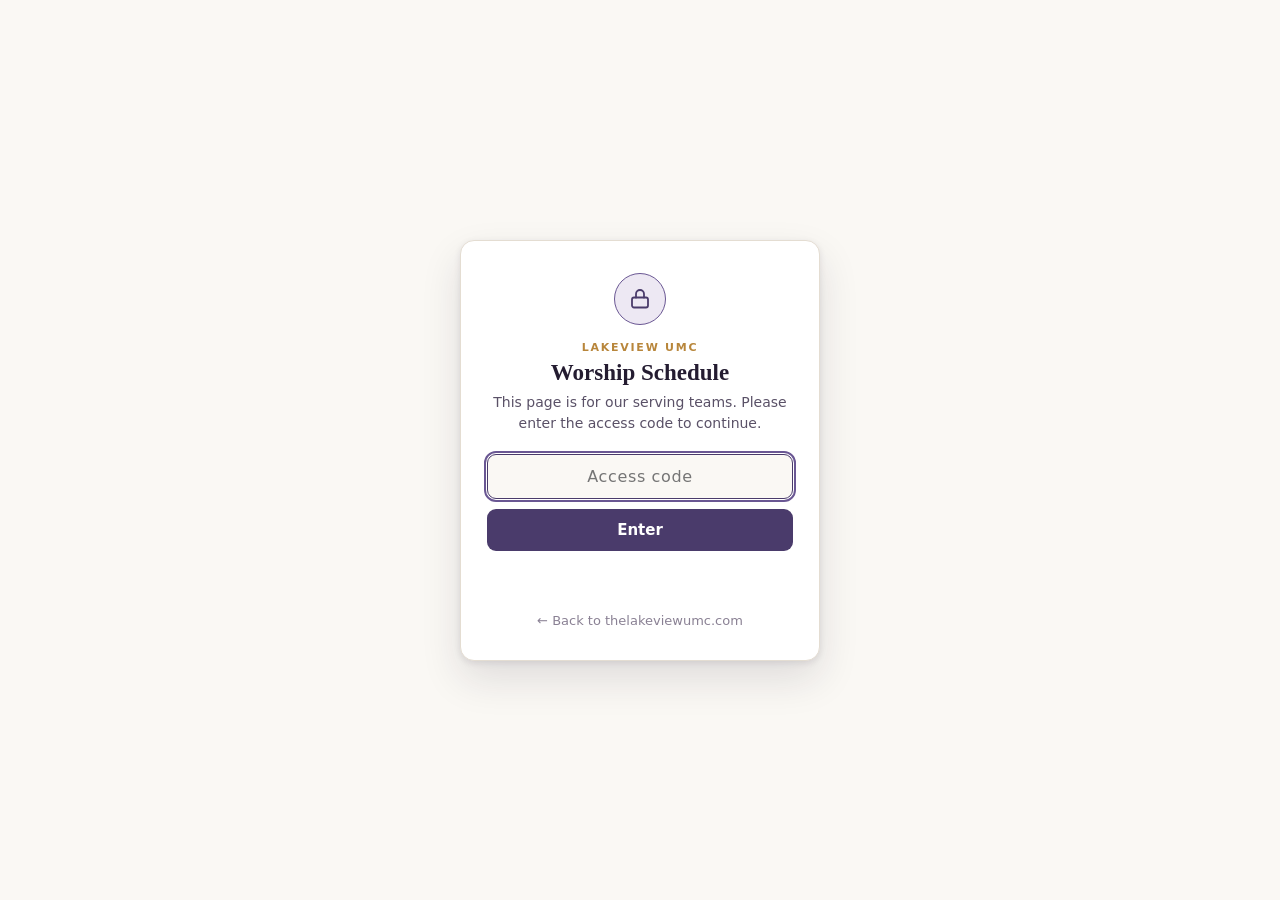
<file: worship-coordinator.html>
<!doctype html>
<html lang="en">
<head>
<meta charset="utf-8">
<title>Redirecting - Lakeview UMC Worship Coordinator</title>
<meta name="robots" content="noindex">
<link rel="canonical" href="/worship-coordinator/">
<meta http-equiv="refresh" content="0; url=/worship-coordinator/">
<script>location.replace('/worship-coordinator/' + location.search + location.hash);</script>
</head>
<body>Redirecting to the <a href="/worship-coordinator/">Worship Coordinator</a>...</body>
</html>
</file>
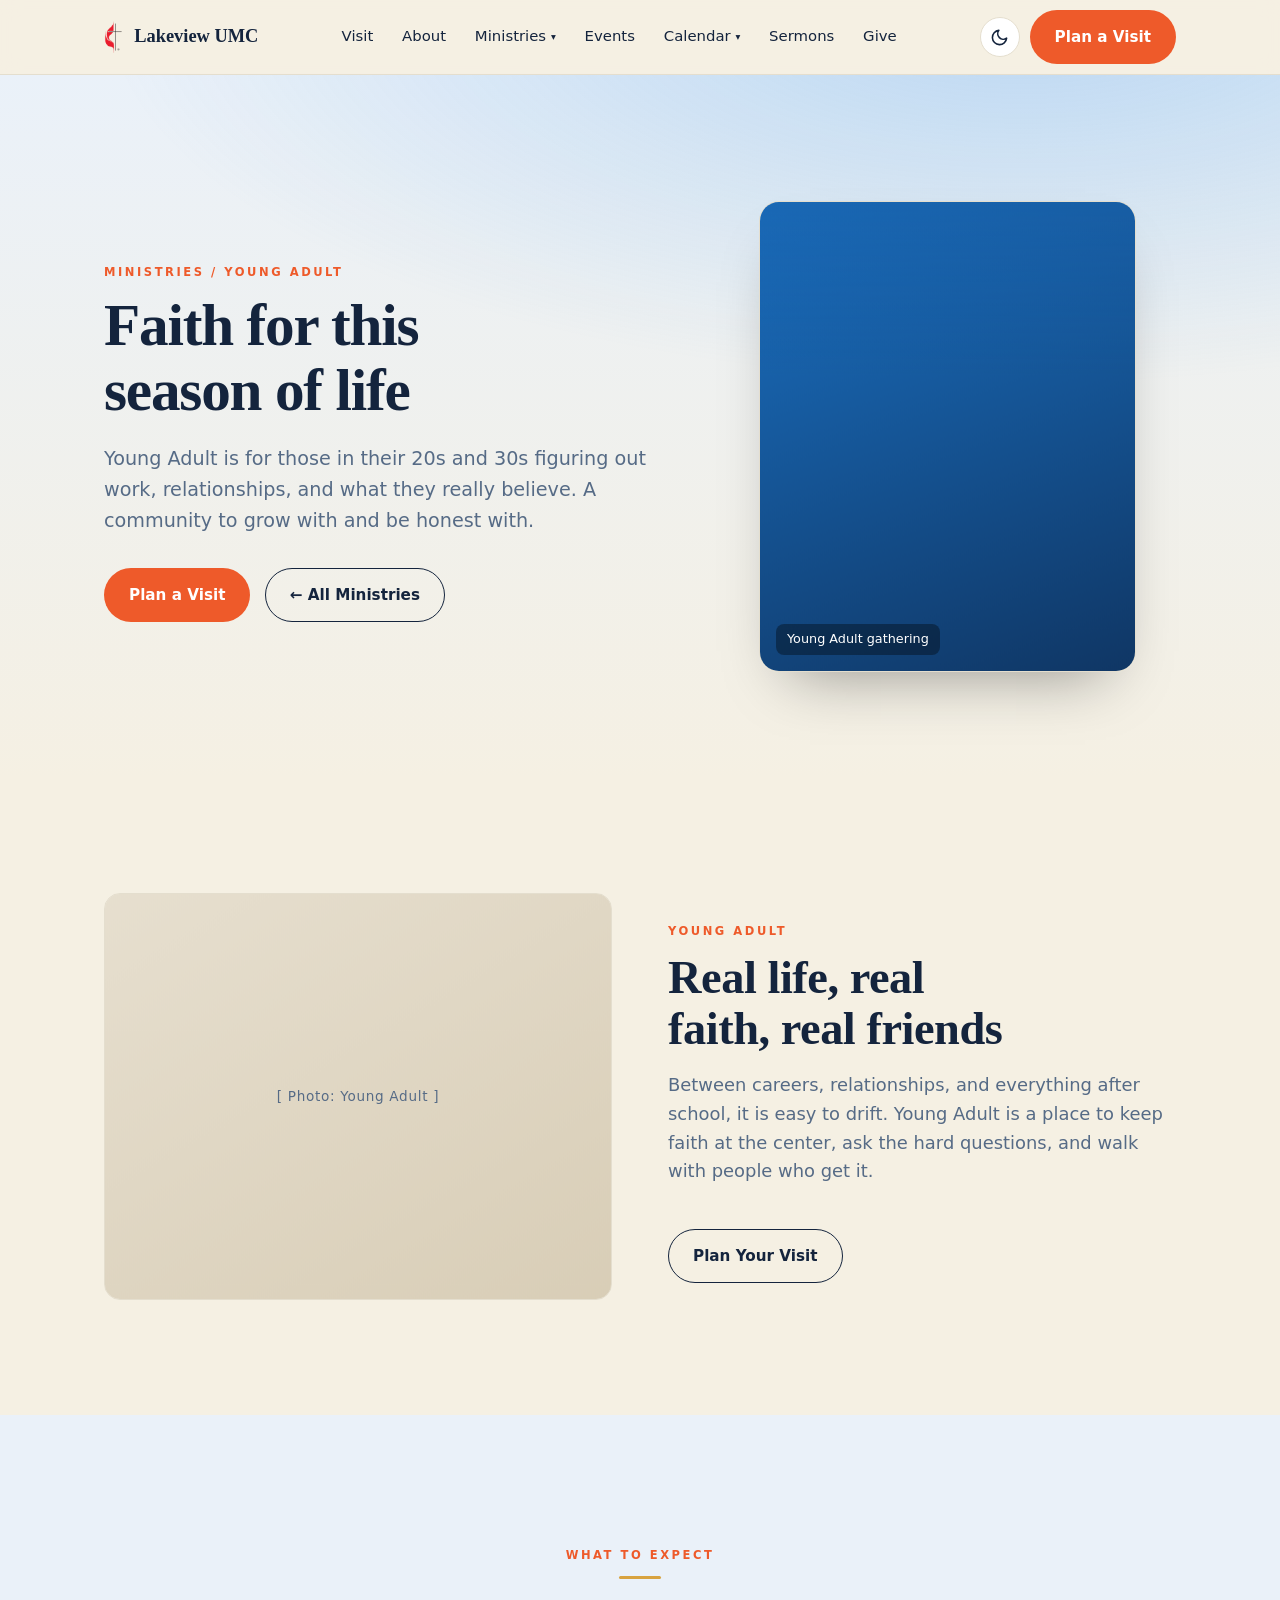
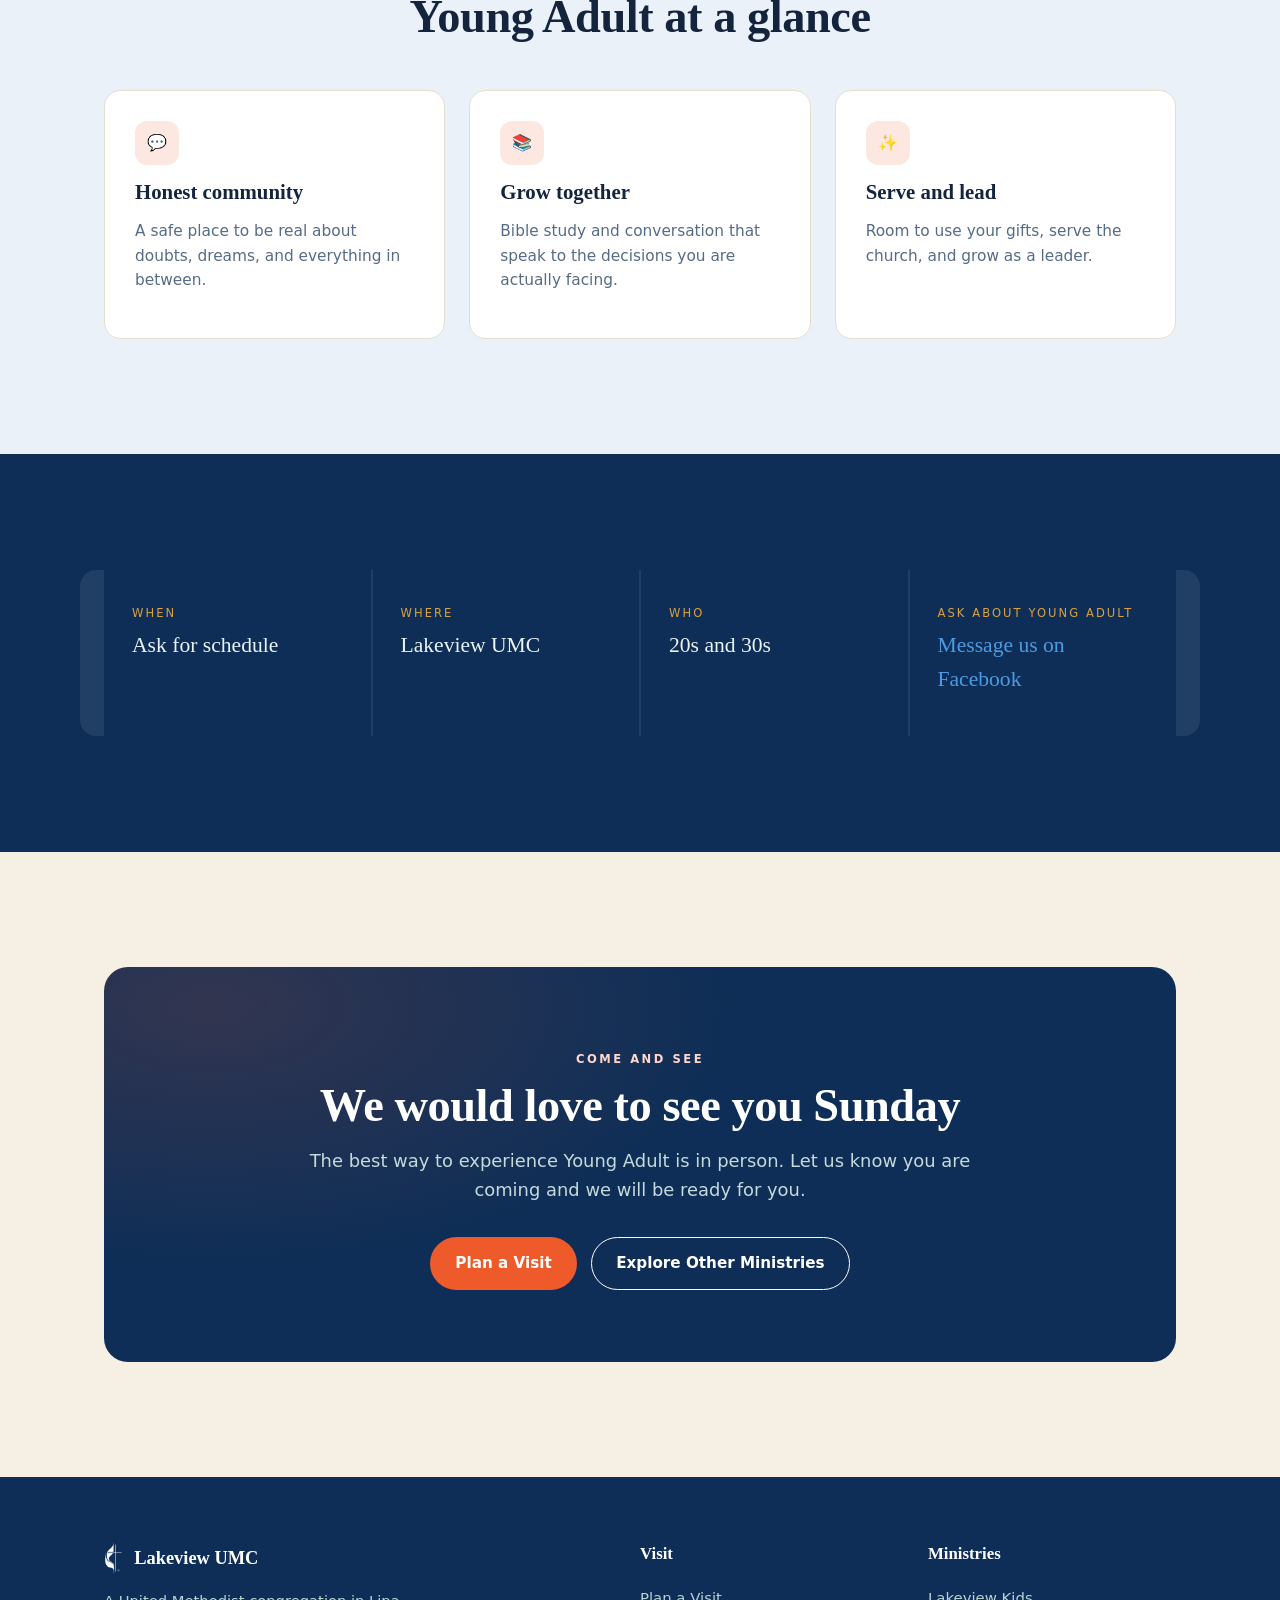
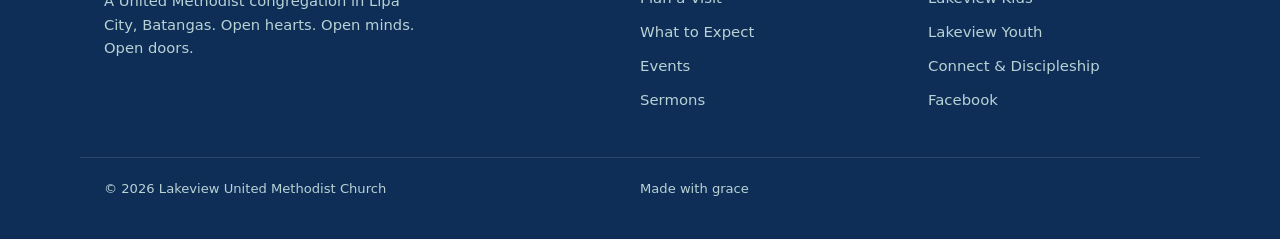
<file: young-adult.html>
<!doctype html>
<html lang="en">
<head>
  <meta charset="utf-8">
  <script>document.documentElement.className += ' js'; try{var t=localStorage.getItem('lv-theme'); if(t) document.documentElement.setAttribute('data-theme', t);}catch(e){}</script>
  <meta name="viewport" content="width=device-width, initial-scale=1">
  <title>Young Adult | Lakeview United Methodist Church</title>
  <meta name="description" content="Young Adult at Lakeview United Methodist Church, Lipa City, Batangas.">
  <meta name="theme-color" content="#0E2E57">
  <link rel="icon" type="image/png" href="images/favicon.png">
    <link rel="apple-touch-icon" href="/images/apple-touch-180.png">
  <link rel="manifest" href="/manifest.webmanifest">
  <meta name="apple-mobile-web-app-capable" content="yes">
  <meta name="mobile-web-app-capable" content="yes">
  <meta name="apple-mobile-web-app-status-bar-style" content="default">
  <meta name="apple-mobile-web-app-title" content="Lakeview">
  <link rel="stylesheet" href="styles.css">
</head>
<body>

  <header class="nav">
    <div class="wrap">
      <a class="brand" href="index.html"><img class="mark" src="images/umc-logo.png" alt="United Methodist Church cross and flame">
        Lakeview UMC
      </a>
      <nav class="nav-links" id="menu">
        <a href="index.html#visit">Visit</a>
        <a href="index.html#about">About</a>
        <div class="nav-item">
          <a href="index.html#ministries" class="underline">Ministries <span class="caret">&#9662;</span></a>
          <div class="dd">
            <a href="connect-groups.html">Connect &amp; Discipleship <small>Small groups</small></a>
            <a href="kids.html">Lakeview Kids <small>Nursery to Grade 6</small></a>
            <a href="youth.html">Lakeview Youth <small>Teens</small></a>
            <a href="young-adult.html">Young Adult <small>20s and 30s</small></a>
            <a href="lakeview-men.html">Lakeview Men <small>Men's ministry</small></a>
            <a href="lakeview-women.html">Lakeview Women <small>Women's ministry</small></a>
            <a href="music.html">Music &amp; Worship <small>Choir &amp; band</small></a>
            <a href="outreach.html">Outreach &amp; Missions <small>Serving Lipa City</small></a>
            <a href="prayer.html">Prayer <small>Prayer team</small></a>
          </div>
        </div>
        <a href="index.html#events">Events</a>
        <div class="nav-item">
          <a href="calendar.html" class="underline">Calendar <span class="caret">&#9662;</span></a>
          <div class="dd">
            <a href="calendar.html">Church Calendar <small>Events &amp; services</small></a>
            <a href="worship-coordinator/">Worship Coordinator <small>Serving teams</small></a>
            <a href="discipleship-hub/">Discipleship Hub <small>Leaders' resources</small></a>
          </div>
        </div>
        <a href="index.html#sermons">Sermons</a>
        <a href="index.html#give">Give</a>
      </nav>
      <div class="nav-cta">
        <button class="theme-toggle" id="theme-toggle" aria-label="Switch to night mode"></button>
        <a href="index.html#visit" class="btn btn-primary">Plan a Visit</a>
        <button class="menu-btn" aria-label="Menu">&#9776;</button>
      </div>
    </div>
  </header>

  <!-- HERO -->
  <section class="hero sub" id="top">
    <div class="wrap">
      <div class="reveal">
        <p class="eyebrow"><a href="index.html#ministries" style="color:var(--flame)">Ministries</a> / Young Adult</p>
        <h1>Faith for this season of life</h1>
        <p class="lead">Young Adult is for those in their 20s and 30s figuring out work, relationships, and what they really believe. A community to grow with and be honest with.</p>
        <div class="hero-cta">
          <a href="index.html#visit" class="btn btn-primary">Plan a Visit</a>
          <a href="index.html#ministries" class="btn btn-ghost">&#8592; All Ministries</a>
        </div>
      </div>
      <figure class="hero-art reveal" data-speed="0.09">
        <!-- To use a real photo: put <img class="kenburns" style="object-fit:cover" src="images/young-adult.jpg" alt="..."> inside .media-inner -->
        <div class="media-inner"><div class="ph kenburns"></div></div>
        <figcaption>Young Adult gathering</figcaption>
      </figure>
    </div>
  </section>

  <!-- INTRO -->
  <section>
    <div class="wrap split">
      <div class="imgph reveal" data-speed="0.07">
        <div class="media-inner"></div>
        <span>[ Photo: Young Adult ]</span>
      </div>
      <div class="reveal">
        <p class="eyebrow">Young Adult</p>
        <h2>Real life, real faith, real friends</h2>
        <p class="lead" style="margin-top:1.1rem">Between careers, relationships, and everything after school, it is easy to drift. Young Adult is a place to keep faith at the center, ask the hard questions, and walk with people who get it.</p>
        <a href="index.html#visit" class="btn btn-ghost" style="margin-top:1.6rem">Plan Your Visit</a>
      </div>
    </div>
  </section>

  <!-- WHAT TO EXPECT -->
  <section class="band">
    <div class="wrap">
      <div class="section-head center reveal">
        <p class="eyebrow">What to Expect</p>
        <h2>Young Adult at a glance</h2>
      </div>
      <div class="grid3">
        <div class="card reveal">
          <div class="icon">&#128172;</div>
          <h3>Honest community</h3>
          <p>A safe place to be real about doubts, dreams, and everything in between.</p>
        </div>
        <div class="card reveal">
          <div class="icon">&#128218;</div>
          <h3>Grow together</h3>
          <p>Bible study and conversation that speak to the decisions you are actually facing.</p>
        </div>
        <div class="card reveal">
          <div class="icon">&#10024;</div>
          <h3>Serve and lead</h3>
          <p>Room to use your gifts, serve the church, and grow as a leader.</p>
        </div>
      </div>
    </div>
  </section>

  <!-- DETAILS STRIP -->
  <section class="times" aria-label="Details">
    <div class="wrap times-grid four">
      <div class="time-card reveal"><div class="k">When</div><div class="t" style="font-size:1.35rem">Ask for schedule</div></div>
      <div class="time-card reveal"><div class="k">Where</div><div class="t" style="font-size:1.35rem">Lakeview UMC</div></div>
      <div class="time-card reveal"><div class="k">Who</div><div class="t" style="font-size:1.35rem">20s and 30s</div></div>
      <div class="time-card reveal"><div class="k">Ask about Young Adult</div><div class="t" style="font-size:1.35rem"><a href="https://web.facebook.com/profile.php?id=100064322214820" target="_blank" rel="noopener" style="color:var(--lake-300)">Message us on Facebook</a></div></div>
    </div>
  </section>

  <!-- CTA -->
  <section>
    <div class="wrap">
      <div class="give reveal">
        <p class="eyebrow" style="color:#ffd7cd">Come and see</p>
        <h2>We would love to see you Sunday</h2>
        <p class="lead">The best way to experience Young Adult is in person. Let us know you are coming and we will be ready for you.</p>
        <div style="display:flex;gap:.9rem;justify-content:center;flex-wrap:wrap">
          <a href="index.html#visit" class="btn btn-primary">Plan a Visit</a>
          <a href="index.html#ministries" class="btn btn-ghost">Explore Other Ministries</a>
        </div>
      </div>
    </div>
  </section>

  <footer class="foot">
    <div class="wrap">
      <div>
        <div class="brand"><img class="mark" src="images/umc-logo-white.png" alt="">
          Lakeview UMC
        </div>
        <p style="margin-top:14px;max-width:34ch;font-size:.92rem">A United Methodist congregation in Lipa City, Batangas. Open hearts. Open minds. Open doors.</p>
      </div>
      <div>
        <h4>Visit</h4>
        <a href="index.html#visit">Plan a Visit</a>
        <a href="index.html#about">What to Expect</a>
        <a href="index.html#events">Events</a>
        <a href="index.html#sermons">Sermons</a>
      </div>
      <div>
        <h4>Ministries</h4>
        <a href="kids.html">Lakeview Kids</a>
        <a href="youth.html">Lakeview Youth</a>
        <a href="connect-groups.html">Connect &amp; Discipleship</a>
        <a href="https://web.facebook.com/profile.php?id=100064322214820" target="_blank" rel="noopener">Facebook</a>
      </div>
    </div>
    <div class="wrap foot-bottom">
      <span>&copy; <span id="yr"></span> Lakeview United Methodist Church</span>
      <span>Made with grace</span>
    </div>
  </footer>

  <script src="config.js"></script>
  <script src="sheets.js"></script>
  <script src="main.js"></script>
</body>
</html>
</file>
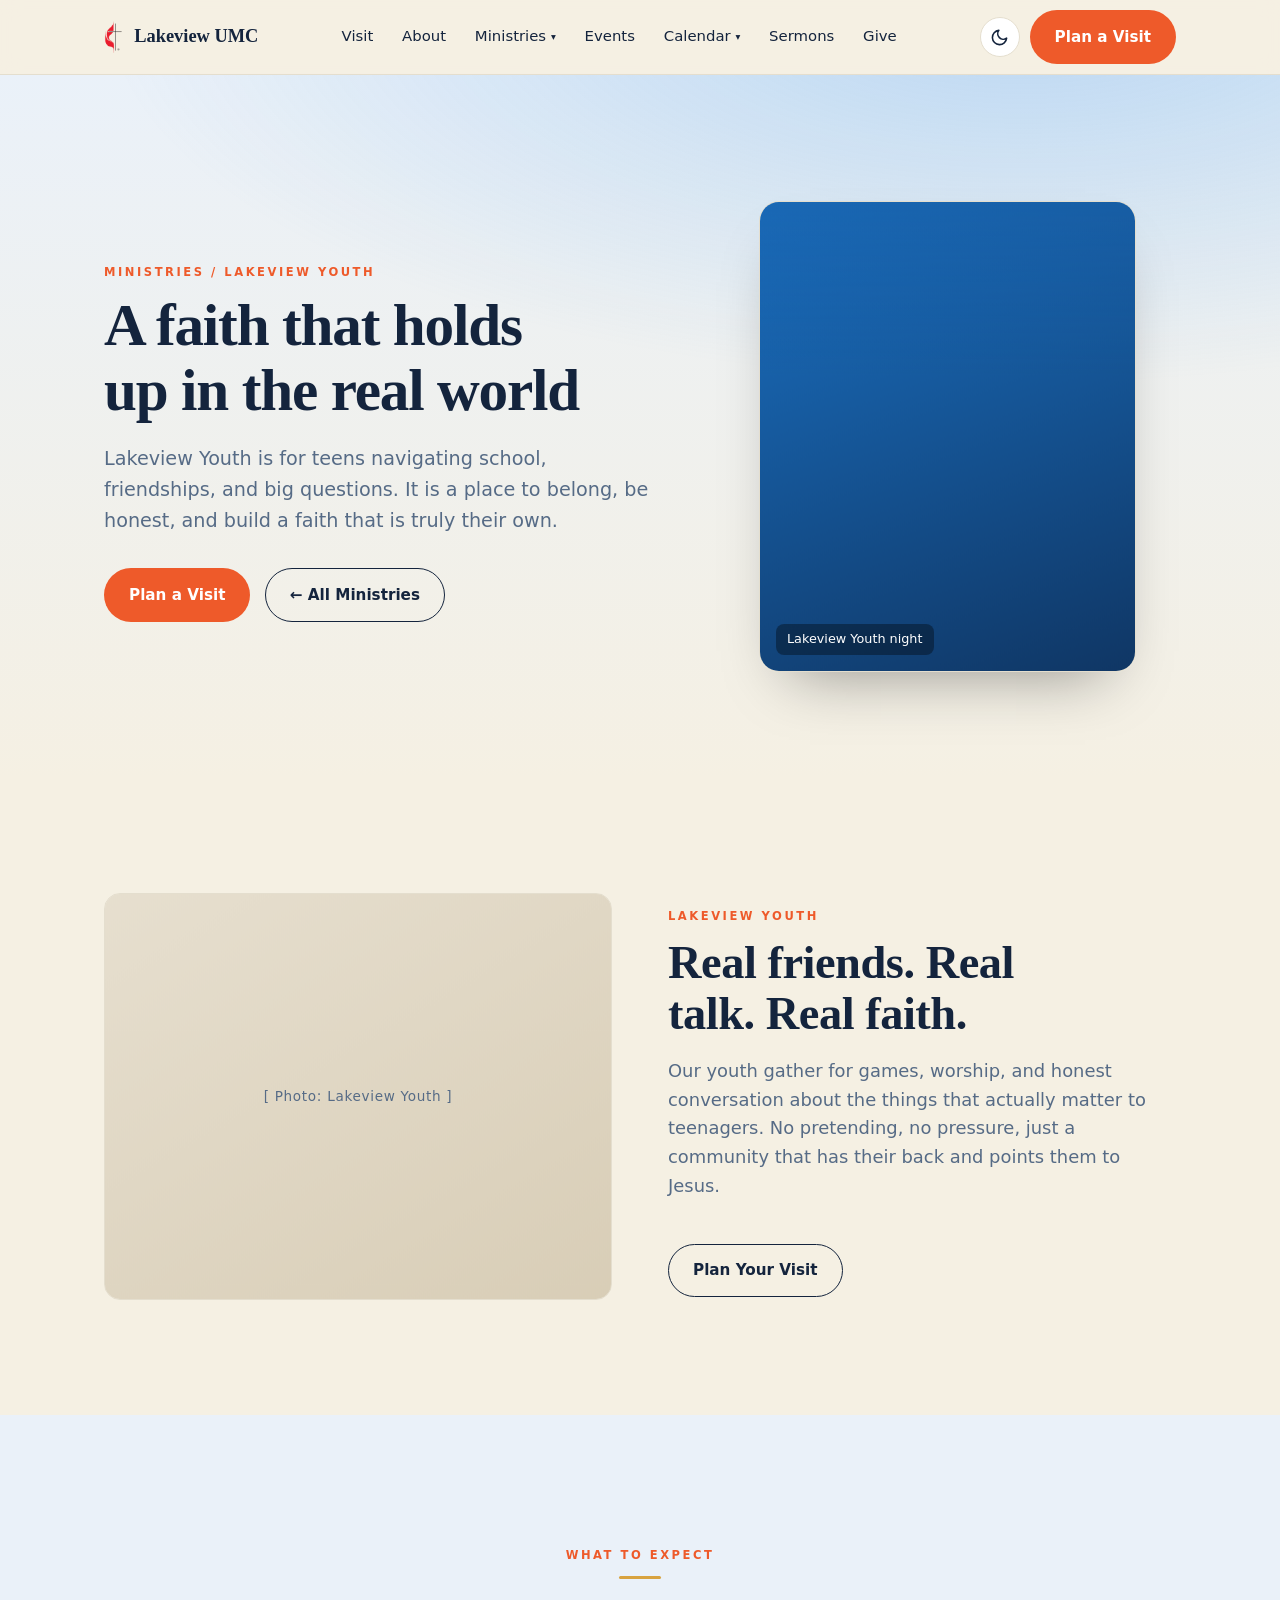
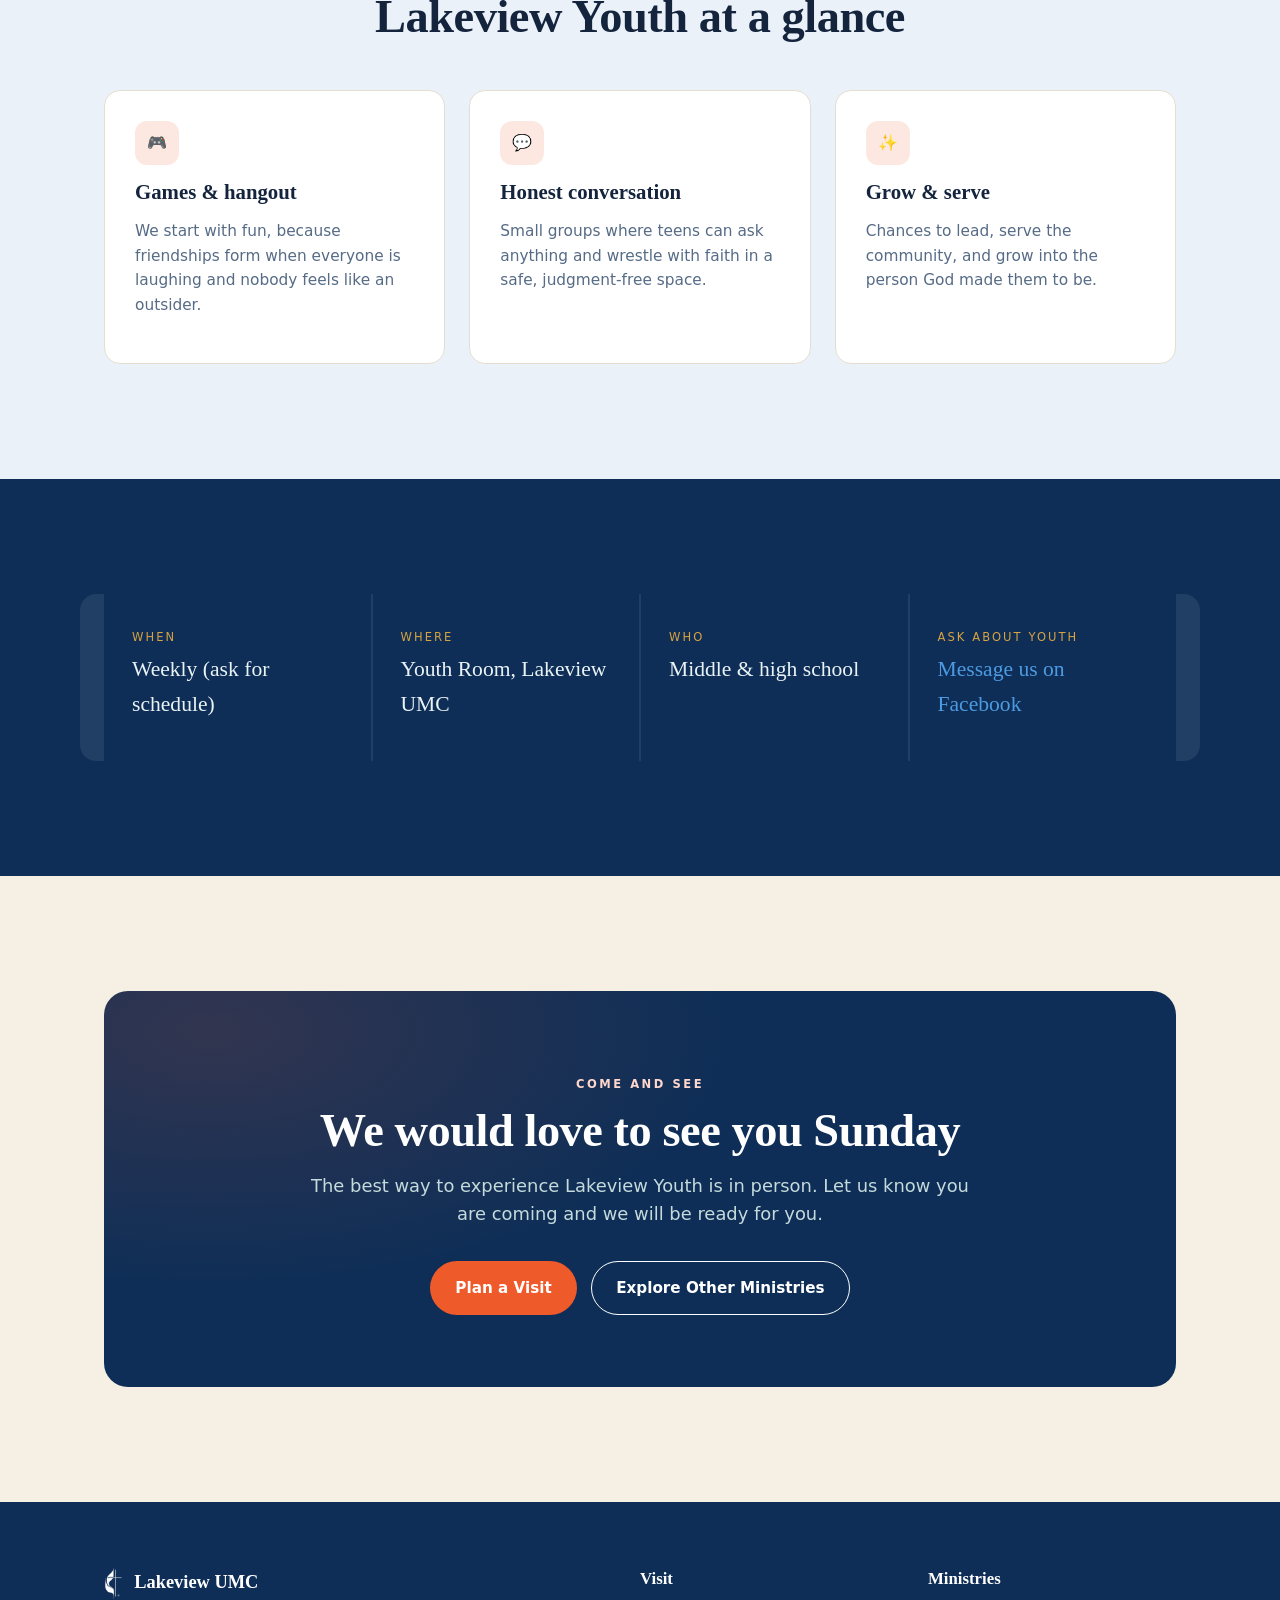
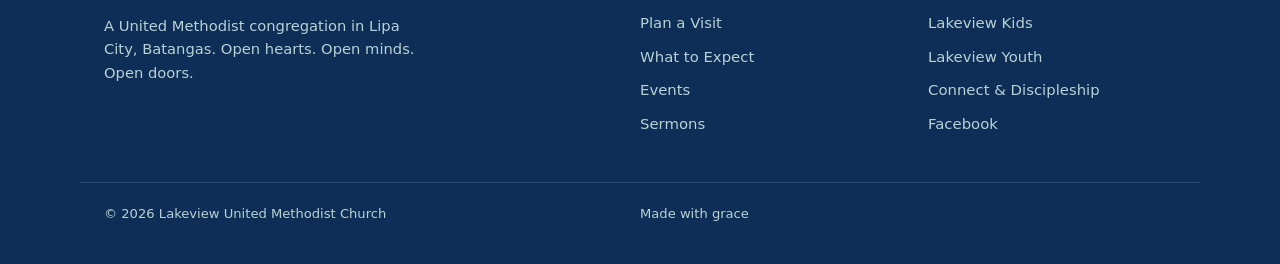
<file: youth.html>
<!doctype html>
<html lang="en">
<head>
  <meta charset="utf-8">
  <script>document.documentElement.className += ' js'; try{var t=localStorage.getItem('lv-theme'); if(t) document.documentElement.setAttribute('data-theme', t);}catch(e){}</script>
  <meta name="viewport" content="width=device-width, initial-scale=1">
  <title>Lakeview Youth | Lakeview United Methodist Church</title>
  <meta name="description" content="Lakeview Youth at Lakeview United Methodist Church, Lipa City, Batangas.">
  <meta name="theme-color" content="#0E2E57">
  <link rel="icon" type="image/png" href="images/favicon.png">
    <link rel="apple-touch-icon" href="/images/apple-touch-180.png">
  <link rel="manifest" href="/manifest.webmanifest">
  <meta name="apple-mobile-web-app-capable" content="yes">
  <meta name="mobile-web-app-capable" content="yes">
  <meta name="apple-mobile-web-app-status-bar-style" content="default">
  <meta name="apple-mobile-web-app-title" content="Lakeview">
  <link rel="stylesheet" href="styles.css">
</head>
<body>

  <header class="nav">
    <div class="wrap">
      <a class="brand" href="index.html"><img class="mark" src="images/umc-logo.png" alt="United Methodist Church cross and flame">
        Lakeview UMC
      </a>
      <nav class="nav-links" id="menu">
        <a href="index.html#visit">Visit</a>
        <a href="index.html#about">About</a>
        <div class="nav-item">
          <a href="index.html#ministries" class="underline">Ministries <span class="caret">&#9662;</span></a>
          <div class="dd">
            <a href="connect-groups.html">Connect &amp; Discipleship <small>Small groups</small></a>
            <a href="kids.html">Lakeview Kids <small>Nursery to Grade 6</small></a>
            <a href="youth.html">Lakeview Youth <small>Teens</small></a>
            <a href="young-adult.html">Young Adult <small>20s and 30s</small></a>
            <a href="lakeview-men.html">Lakeview Men <small>Men's ministry</small></a>
            <a href="lakeview-women.html">Lakeview Women <small>Women's ministry</small></a>
            <a href="music.html">Music &amp; Worship <small>Choir &amp; band</small></a>
            <a href="outreach.html">Outreach &amp; Missions <small>Serving Lipa City</small></a>
            <a href="prayer.html">Prayer <small>Prayer team</small></a>
          </div>
        </div>
        <a href="index.html#events">Events</a>
        <div class="nav-item">
          <a href="calendar.html" class="underline">Calendar <span class="caret">&#9662;</span></a>
          <div class="dd">
            <a href="calendar.html">Church Calendar <small>Events &amp; services</small></a>
            <a href="worship-coordinator/">Worship Coordinator <small>Serving teams</small></a>
            <a href="discipleship-hub/">Discipleship Hub <small>Leaders' resources</small></a>
          </div>
        </div>
        <a href="index.html#sermons">Sermons</a>
        <a href="index.html#give">Give</a>
      </nav>
      <div class="nav-cta">
        <button class="theme-toggle" id="theme-toggle" aria-label="Switch to night mode"></button>
        <a href="index.html#visit" class="btn btn-primary">Plan a Visit</a>
        <button class="menu-btn" aria-label="Menu">&#9776;</button>
      </div>
    </div>
  </header>

  <!-- HERO -->
  <section class="hero sub" id="top">
    <div class="wrap">
      <div class="reveal">
        <p class="eyebrow"><a href="index.html#ministries" style="color:var(--flame)">Ministries</a> / Lakeview Youth</p>
        <h1>A faith that holds up in the real world</h1>
        <p class="lead">Lakeview Youth is for teens navigating school, friendships, and big questions. It is a place to belong, be honest, and build a faith that is truly their own.</p>
        <div class="hero-cta">
          <a href="index.html#visit" class="btn btn-primary">Plan a Visit</a>
          <a href="index.html#ministries" class="btn btn-ghost">&#8592; All Ministries</a>
        </div>
      </div>
      <figure class="hero-art reveal" data-speed="0.09">
        <!-- To use a real photo: put <img class="kenburns" style="object-fit:cover" src="images/youth.jpg" alt="..."> inside .media-inner -->
        <div class="media-inner"><div class="ph kenburns"></div></div>
        <figcaption>Lakeview Youth night</figcaption>
      </figure>
    </div>
  </section>

  <!-- INTRO -->
  <section>
    <div class="wrap split">
      <div class="imgph reveal" data-speed="0.07">
        <div class="media-inner"></div>
        <span>[ Photo: Lakeview Youth ]</span>
      </div>
      <div class="reveal">
        <p class="eyebrow">Lakeview Youth</p>
        <h2>Real friends. Real talk. Real faith.</h2>
        <p class="lead" style="margin-top:1.1rem">Our youth gather for games, worship, and honest conversation about the things that actually matter to teenagers. No pretending, no pressure, just a community that has their back and points them to Jesus.</p>
        <a href="index.html#visit" class="btn btn-ghost" style="margin-top:1.6rem">Plan Your Visit</a>
      </div>
    </div>
  </section>

  <!-- WHAT TO EXPECT -->
  <section class="band">
    <div class="wrap">
      <div class="section-head center reveal">
        <p class="eyebrow">What to Expect</p>
        <h2>Lakeview Youth at a glance</h2>
      </div>
      <div class="grid3">
        <div class="card reveal">
          <div class="icon">&#127918;</div>
          <h3>Games &amp; hangout</h3>
          <p>We start with fun, because friendships form when everyone is laughing and nobody feels like an outsider.</p>
        </div>
        <div class="card reveal">
          <div class="icon">&#128172;</div>
          <h3>Honest conversation</h3>
          <p>Small groups where teens can ask anything and wrestle with faith in a safe, judgment-free space.</p>
        </div>
        <div class="card reveal">
          <div class="icon">&#10024;</div>
          <h3>Grow &amp; serve</h3>
          <p>Chances to lead, serve the community, and grow into the person God made them to be.</p>
        </div>
      </div>
    </div>
  </section>

  <!-- DETAILS STRIP -->
  <section class="times" aria-label="Details">
    <div class="wrap times-grid four">
      <div class="time-card reveal"><div class="k">When</div><div class="t" style="font-size:1.35rem">Weekly (ask for schedule)</div></div>
      <div class="time-card reveal"><div class="k">Where</div><div class="t" style="font-size:1.35rem">Youth Room, Lakeview UMC</div></div>
      <div class="time-card reveal"><div class="k">Who</div><div class="t" style="font-size:1.35rem">Middle &amp; high school</div></div>
      <div class="time-card reveal"><div class="k">Ask about Youth</div><div class="t" style="font-size:1.35rem"><a href="https://web.facebook.com/profile.php?id=100064322214820" target="_blank" rel="noopener" style="color:var(--lake-300)">Message us on Facebook</a></div></div>
    </div>
  </section>

  <!-- CTA -->
  <section>
    <div class="wrap">
      <div class="give reveal">
        <p class="eyebrow" style="color:#ffd7cd">Come and see</p>
        <h2>We would love to see you Sunday</h2>
        <p class="lead">The best way to experience Lakeview Youth is in person. Let us know you are coming and we will be ready for you.</p>
        <div style="display:flex;gap:.9rem;justify-content:center;flex-wrap:wrap">
          <a href="index.html#visit" class="btn btn-primary">Plan a Visit</a>
          <a href="index.html#ministries" class="btn btn-ghost">Explore Other Ministries</a>
        </div>
      </div>
    </div>
  </section>

  <footer class="foot">
    <div class="wrap">
      <div>
        <div class="brand"><img class="mark" src="images/umc-logo-white.png" alt="">
          Lakeview UMC
        </div>
        <p style="margin-top:14px;max-width:34ch;font-size:.92rem">A United Methodist congregation in Lipa City, Batangas. Open hearts. Open minds. Open doors.</p>
      </div>
      <div>
        <h4>Visit</h4>
        <a href="index.html#visit">Plan a Visit</a>
        <a href="index.html#about">What to Expect</a>
        <a href="index.html#events">Events</a>
        <a href="index.html#sermons">Sermons</a>
      </div>
      <div>
        <h4>Ministries</h4>
        <a href="kids.html">Lakeview Kids</a>
        <a href="youth.html">Lakeview Youth</a>
        <a href="connect-groups.html">Connect &amp; Discipleship</a>
        <a href="https://web.facebook.com/profile.php?id=100064322214820" target="_blank" rel="noopener">Facebook</a>
      </div>
    </div>
    <div class="wrap foot-bottom">
      <span>&copy; <span id="yr"></span> Lakeview United Methodist Church</span>
      <span>Made with grace</span>
    </div>
  </footer>

  <script src="config.js"></script>
  <script src="sheets.js"></script>
  <script src="main.js"></script>
</body>
</html>
</file>
<file: styles.css>
:root{
  --lake-900:#0E2E57; --lake-700:#16467F; --lake-500:#1C79D0; --lake-300:#4C9BE2;
  --sand:#e9e2d3; --sand-deep:#d8cdb6;
  --flame:#EE5A2A; --gold:#D8A340;   /* Landasin brand: orange pins + gold rules */
  --ink:#14243D; --muted:#566B86;
  --paper:#F5F0E3; --card:#ffffff; --line:#E4DECE;
  --band:#EAF1F9;
  --serif:'Iowan Old Style','Hoefler Text','Palatino Linotype',Palatino,Georgia,serif;
  --sans:'Avenir Next','Segoe UI',system-ui,-apple-system,Helvetica,Arial,sans-serif;
  --wrap:1120px;
  --ease:cubic-bezier(.16,.68,.32,1);
}
/* Night mode: follows the system setting, unless the user forces a mode via the toggle */
@media (prefers-color-scheme:dark){
  :root:not([data-theme="light"]){
    --ink:#EAF1FB; --muted:#9FB2CC; --paper:#091A31; --card:#12294A;
    --line:#20406E; --band:#0D2247; --sand:#1B2E4E; --sand-deep:#152743;
    --lake-300:#5FA6E6; --flame:#F1734A; --gold:#E0B255;
  }
}
:root[data-theme="dark"]{
  --ink:#EAF1FB; --muted:#9FB2CC; --paper:#091A31; --card:#12294A;
  --line:#20406E; --band:#0D2247; --sand:#1B2E4E; --sand-deep:#152743;
  --lake-300:#5FA6E6; --flame:#F1734A; --gold:#E0B255;
}
html,body{margin:0;padding:0}
*{box-sizing:border-box}
body{background:var(--paper);color:var(--ink);font-family:var(--sans);line-height:1.6;
    -webkit-font-smoothing:antialiased;overflow-x:hidden}
img{max-width:100%;display:block}
a{color:inherit;text-decoration:none}
.wrap{max-width:var(--wrap);margin:0 auto;padding:0 24px}
.eyebrow{font-size:.72rem;letter-spacing:.22em;text-transform:uppercase;
         color:var(--flame);font-weight:700}
.section-head .eyebrow::after{content:"";display:block;width:42px;height:3px;
  background:var(--gold);border-radius:2px;margin-top:12px}
.section-head.center .eyebrow::after{margin-left:auto;margin-right:auto}
h1,h2,h3{font-family:var(--serif);font-weight:600;line-height:1.1;
                     text-wrap:balance;margin:0}
h2{font-size:clamp(1.9rem,4vw,2.9rem);letter-spacing:-.01em}
.lead{font-size:1.12rem;color:var(--muted);max-width:60ch}
.btn{display:inline-flex;align-items:center;gap:.5rem;font-weight:600;font-size:.95rem;
     padding:.85rem 1.5rem;border-radius:999px;transition:transform .15s,box-shadow .15s;
     cursor:pointer;border:1px solid transparent}
.btn-primary{background:var(--flame);color:#fff}
.btn-primary:hover{transform:translateY(-2px);box-shadow:0 10px 24px -8px var(--flame)}
.btn-ghost{border-color:currentColor;color:var(--ink)}
.btn-ghost:hover{background:var(--ink);color:var(--paper)}
section{padding:clamp(64px,9vw,120px) 0}

/* ===== PREMIUM MOTION ===== */
html.js .reveal{opacity:0;transform:translateY(32px);filter:blur(6px);
  transition:opacity .9s var(--ease), transform .9s var(--ease), filter .9s var(--ease)}
html.js .reveal.in{opacity:1;transform:none;filter:none}
.grid3 .card:nth-child(2),.contact-grid>div:nth-child(2){transition-delay:.09s}
.grid3 .card:nth-child(3){transition-delay:.18s}
.grid3 .card:nth-child(4){transition-delay:.10s}
.grid3 .card:nth-child(5){transition-delay:.19s}
.grid3 .card:nth-child(6){transition-delay:.28s}
.times-grid .time-card:nth-child(2){transition-delay:.10s}
.times-grid .time-card:nth-child(3){transition-delay:.20s}
.times-grid .time-card:nth-child(4){transition-delay:.30s}
.media-inner{position:absolute;inset:-18% 0;height:136%;will-change:transform;backface-visibility:hidden}
.kenburns{width:100%;height:100%;animation:kb 20s ease-in-out infinite alternate;will-change:transform}
@keyframes kb{from{transform:scale(1)}to{transform:scale(1.09)}}
/* crossfade slideshow (multiple photos in one slot) */
.slide{position:absolute;inset:0;width:100%;height:100%;object-fit:cover;
  opacity:0;transition:opacity 1.2s var(--ease)}
.slide.active{opacity:1}

/* NAV */
.nav{position:sticky;top:0;z-index:50;background:color-mix(in srgb,var(--paper) 88%,transparent);
     backdrop-filter:blur(10px);border-bottom:1px solid var(--line);
     transition:box-shadow .3s var(--ease), background .3s var(--ease)}
.nav.scrolled{box-shadow:0 10px 34px -20px rgba(0,0,0,.55)}
.nav .wrap{display:flex;align-items:center;justify-content:space-between;height:74px;
     transition:height .3s var(--ease)}
.nav.scrolled .wrap{height:60px}
.brand{display:flex;align-items:center;gap:.7rem;font-family:var(--serif);font-size:1.15rem;font-weight:600;white-space:nowrap}
.mark{width:auto;height:34px;flex:none}
.nav-links{display:flex;gap:1.8rem;align-items:center;font-size:.93rem;font-weight:500}
.nav-links>a,.nav-item>a{position:relative}
.nav-links>a::after,.nav-item>a.underline::after{content:"";position:absolute;left:0;right:100%;bottom:-4px;height:2px;
     background:var(--flame);transition:right .3s var(--ease)}
.nav-links>a:hover,.nav-item>a:hover{color:var(--flame)}
.nav-links>a:hover::after{right:0}
.nav-cta{display:flex;gap:.6rem;align-items:center}
.menu-btn{display:none;background:none;border:0;color:inherit;font-size:1.6rem;cursor:pointer;line-height:1}
.theme-toggle{width:40px;height:40px;flex:none;border-radius:50%;border:1px solid var(--line);
  background:var(--card);color:var(--ink);cursor:pointer;display:grid;place-items:center;
  transition:background .2s,border-color .2s,transform .15s}
.theme-toggle:hover{background:var(--band)}
.theme-toggle:active{transform:scale(.92)}
.theme-toggle svg{width:19px;height:19px}
@media(max-width:420px){.theme-toggle{width:36px;height:36px}}
/* compact mobile top bar: brand on one line, small tidy CTA with spacing */
@media(max-width:560px){
  .nav .wrap{padding-left:16px;padding-right:16px}
  .brand{font-size:1rem;gap:.5rem}
  .nav-cta{gap:.45rem}
  .nav-cta .btn-primary{padding:.5rem .95rem;font-size:.82rem;white-space:nowrap}
  .theme-toggle{width:36px;height:36px}
  .menu-btn{font-size:1.45rem}
}

/* NAV dropdown */
.nav-item{position:relative;display:flex;align-items:center}
.nav-item>a{display:inline-flex;align-items:center;gap:.3rem;cursor:pointer}
.caret{font-size:.65em;transition:transform .25s var(--ease)}
.nav-item:hover .caret{transform:rotate(180deg)}
.dd{position:absolute;top:100%;left:50%;transform:translateX(-50%) translateY(10px);
   background:var(--paper);border:1px solid var(--line);border-radius:14px;padding:8px;
   min-width:236px;box-shadow:0 24px 48px -24px rgba(0,0,0,.5);
   display:flex;flex-direction:column;gap:2px;z-index:60;
   opacity:0;visibility:hidden;transition:opacity .22s var(--ease),transform .22s var(--ease)}
.nav-item:hover .dd,.nav-item:focus-within .dd{opacity:1;visibility:visible;transform:translateX(-50%) translateY(7px)}
/* invisible hover bridge over the 10px gap so the dropdown stays open while moving the mouse into it */
@media(min-width:861px){
  .nav-item:hover::after,.nav-item:focus-within::after{content:"";position:absolute;top:100%;left:50%;
    transform:translateX(-50%);width:240px;max-width:80vw;height:16px}
}
.dd a{padding:10px 14px;border-radius:9px;font-size:.92rem;white-space:nowrap;display:flex;flex-direction:column}
.dd a small{color:var(--muted);font-size:.78rem;font-weight:400}
.dd a:hover{background:var(--band);color:var(--flame)}

@media(max-width:860px){
  .nav-links{display:none}
  .menu-btn{display:block}
  .nav-links.open{display:flex;position:absolute;top:74px;left:0;right:0;flex-direction:column;
    align-items:flex-start;background:var(--paper);padding:24px;border-bottom:1px solid var(--line);gap:1.2rem}
  .nav-item{flex-direction:column;align-items:flex-start;width:100%}
  .nav-item>a{display:flex;justify-content:space-between;align-items:center;width:100%}
  .caret{display:inline-block;font-size:.9em}
  .nav-item.open .caret{transform:rotate(180deg)}
  /* submenu collapsed by default on mobile, expands when its item is open */
  .dd{position:static;opacity:1;visibility:visible;transform:none;border:0;box-shadow:none;
     background:transparent;min-width:0;gap:0;max-height:0;overflow:hidden;padding:0 0 0 14px;
     transition:max-height .3s var(--ease),padding .3s var(--ease)}
  .nav-item.open .dd{max-height:680px;padding:10px 0 2px 14px}
  /* cancel the desktop centering shift so items are not pushed off-screen */
  .nav-item:hover .dd,.nav-item:focus-within .dd{transform:none;left:auto}
  .dd a{padding:7px 0}
}

/* HERO */
.hero{position:relative;padding:clamp(80px,14vw,150px) 0 clamp(64px,9vw,120px);
      background:
        radial-gradient(120% 90% at 80% -10%, color-mix(in srgb,var(--lake-300) 30%,transparent), transparent 60%),
        linear-gradient(180deg,var(--band),var(--paper))}
.hero .wrap{display:grid;grid-template-columns:1.1fr .9fr;gap:56px;align-items:center}
.hero h1{font-size:clamp(2.6rem,6.2vw,4.6rem);letter-spacing:-.02em}
.hero .lead{margin-top:1.3rem;font-size:1.2rem}
.hero-cta{display:flex;gap:.9rem;flex-wrap:wrap;margin-top:2rem}
.hero-art{position:relative;border-radius:20px;overflow:hidden;aspect-ratio:4/5;
          border:1px solid var(--line);box-shadow:0 30px 60px -30px rgba(0,0,0,.4)}
.hero-art .ph{width:100%;height:100%;
   background:
     linear-gradient(180deg,color-mix(in srgb,var(--lake-700) 30%,transparent),transparent 40%),
     linear-gradient(160deg,var(--lake-500),var(--lake-900))}
.hero-art figcaption{position:absolute;left:16px;bottom:16px;color:#fff;z-index:2;
   font-size:.8rem;background:rgba(0,0,0,.35);padding:.35rem .7rem;border-radius:8px}
@media(max-width:860px){
  .hero .wrap{grid-template-columns:1fr}
  /* full-bleed hero image, edge to edge like a mobile app */
  .hero-art{aspect-ratio:4/3;border-radius:0;border-left:0;border-right:0;
    margin-left:-24px;margin-right:-24px}
}
/* subpage hero is a touch smaller */
.hero.sub{padding:clamp(60px,9vw,110px) 0 clamp(48px,7vw,90px)}
.hero.sub h1{font-size:clamp(2.3rem,5vw,3.7rem)}

/* SERVICE / DETAILS STRIP */
.times{background:var(--lake-900);color:#eaf3f4}
.times .wrap.times-grid{display:grid;grid-template-columns:repeat(3,1fr);gap:2px;
   background:color-mix(in srgb,#fff 8%,transparent);border-radius:16px;overflow:hidden}
.times .wrap.times-grid.four{grid-template-columns:repeat(4,1fr)}
.time-card{background:var(--lake-900);padding:34px 28px}
.time-card .k{font-size:.72rem;letter-spacing:.18em;text-transform:uppercase;color:var(--gold)}
.time-card .t{font-family:var(--serif);font-size:1.8rem;margin:.35rem 0}
.time-card .d{color:#b9d2d4;font-size:.95rem}
@media(max-width:900px){.times .wrap.times-grid.four{grid-template-columns:repeat(2,1fr)}}
@media(max-width:720px){.times .wrap.times-grid,.times .wrap.times-grid.four{grid-template-columns:1fr}}

/* GENERIC BLOCKS */
.split{display:grid;grid-template-columns:1fr 1fr;gap:56px;align-items:center}
@media(max-width:820px){
  .split{grid-template-columns:1fr;gap:36px}
  /* full-bleed image (e.g. About / pastor) on mobile, edge to edge like the hero */
  .split .imgph{margin-left:-24px;margin-right:-24px;border-radius:0;border-left:0;border-right:0;aspect-ratio:4/3}
}
.band{background:var(--band)}
.imgph{border-radius:16px;aspect-ratio:5/4;border:1px solid var(--line);
  position:relative;overflow:hidden}
.imgph .media-inner{background:linear-gradient(150deg,var(--sand),var(--sand-deep))}
.imgph span{position:absolute;inset:0;z-index:2;display:grid;place-items:center;color:var(--muted);
  font-size:.85rem;letter-spacing:.05em}

.grid3{display:grid;grid-template-columns:repeat(3,1fr);gap:24px}
@media(max-width:820px){.grid3{grid-template-columns:1fr}}
.card{background:var(--card);border:1px solid var(--line);border-radius:16px;padding:30px;
      transition:transform .18s,box-shadow .18s, opacity .9s var(--ease), filter .9s var(--ease)}
.card:hover{transform:translateY(-4px);box-shadow:0 18px 40px -24px rgba(0,0,0,.4)}
.card h3{font-size:1.3rem;margin-bottom:.5rem}
.card p{color:var(--muted);font-size:.96rem}
/* clickable ministry cards */
a.card{display:block}
a.card .more{margin-top:16px;color:var(--flame);font-weight:600;font-size:.9rem;
   display:inline-flex;align-items:center;gap:.35rem;transition:gap .2s var(--ease)}
a.card:hover .more{gap:.6rem}
.icon{width:44px;height:44px;border-radius:12px;display:grid;place-items:center;
      background:color-mix(in srgb,var(--flame) 14%,transparent);color:var(--flame);margin-bottom:16px}

.section-head{max-width:64ch;margin-bottom:48px}
.section-head.center{margin-left:auto;margin-right:auto;text-align:center}
.section-head h2{margin-top:.6rem}
.section-head p{margin-top:1rem}

/* EVENTS */
.event{display:grid;grid-template-columns:96px 1fr auto;gap:24px;align-items:center;
   padding:24px 0;border-top:1px solid var(--line)}
.event:last-child{border-bottom:1px solid var(--line)}
.date-chip{text-align:center;background:var(--card);border:1px solid var(--line);
   border-radius:12px;padding:12px 8px}
.date-chip .m{font-size:.7rem;letter-spacing:.12em;text-transform:uppercase;color:var(--flame);font-weight:700}
.date-chip .d{font-family:var(--serif);font-size:1.7rem;line-height:1}
.event h3{font-size:1.2rem}
.event p{color:var(--muted);font-size:.92rem;margin-top:.2rem}
/* optional event photo (from the Google Sheet Image column) */
.event.has-img{grid-template-columns:88px 120px 1fr auto}
.event-thumb{width:120px;height:80px;border-radius:10px;object-fit:cover;border:1px solid var(--line)}
@media(max-width:640px){
  .event{grid-template-columns:72px 1fr}
  .event.has-img{grid-template-columns:72px 1fr}
  .event-thumb{display:none}
  .event .btn{grid-column:2}
}

/* GIVE / CTA BAND */
.give{background:
    radial-gradient(90% 120% at 10% 10%, color-mix(in srgb,var(--flame) 16%,transparent),transparent 55%),
    var(--lake-900);color:#eaf3f4;border-radius:24px;padding:clamp(40px,6vw,72px);text-align:center}
.give h2{color:#fff}
.give .lead{color:#c4dadb;margin:1rem auto 2rem}
.give .btn-ghost{color:#fff}
.give .btn-ghost:hover{background:#fff;color:var(--lake-900)}

/* CONTACT */
.contact-grid{display:grid;grid-template-columns:1fr 1fr;gap:48px}
@media(max-width:820px){.contact-grid{grid-template-columns:1fr}}
.info-row{display:flex;gap:14px;padding:16px 0;border-bottom:1px solid var(--line)}
.info-row .icon{margin:0;flex:none;width:40px;height:40px}
.info-row .k{font-weight:600}
.info-row .v{color:var(--muted);font-size:.95rem}
.embed-slot{border:1.5px dashed var(--line);border-radius:16px;min-height:420px;
   display:grid;place-items:center;text-align:center;color:var(--muted);padding:28px;
   background:var(--card)}

/* FOOTER */
.foot{background:var(--lake-900);color:#b9d2d4;padding:64px 0 40px}
.foot .wrap{display:grid;grid-template-columns:2fr 1fr 1fr;gap:40px}
.foot .brand{color:#fff}
.foot h4{color:#fff;font-family:var(--serif);font-size:1.05rem;margin:0 0 14px}
.foot a{display:block;padding:5px 0;font-size:.93rem}
.foot a:hover{color:#fff}
.foot-bottom{border-top:1px solid rgba(255,255,255,.12);margin-top:40px;padding-top:20px;
   font-size:.82rem;display:flex;justify-content:space-between;flex-wrap:wrap;gap:10px}
@media(max-width:720px){.foot .wrap{grid-template-columns:1fr}}

:focus-visible{outline:2px solid var(--flame);outline-offset:3px;border-radius:4px}

@media (prefers-reduced-motion:reduce){
  html.js .reveal{opacity:1;transform:none;filter:none;transition:none}
  .kenburns{animation:none}
  .media-inner{position:absolute;inset:0;height:100%}
  *{scroll-behavior:auto}
}
html{scroll-behavior:smooth}

/* install-app CTA */
#install-cta{padding:clamp(48px,7vw,84px) 0;text-align:center}
.install-tip{margin:16px auto 0;font-size:.95rem;color:var(--muted);background:var(--card);
  border:1px solid var(--line);border-radius:12px;padding:14px 18px;max-width:46ch;text-align:left;line-height:1.6}
.install-tip b{color:var(--ink)}

/* ===== CALENDAR PAGE ===== */
.cal-toolbar{display:flex;align-items:center;justify-content:space-between;gap:16px;flex-wrap:wrap;margin-bottom:22px}
.cal-heading{display:flex;align-items:center;gap:12px;flex-wrap:wrap}
.cal-title{font-family:var(--serif);font-size:clamp(1.35rem,3vw,2rem);min-width:8ch}
.cal-navbtns{display:flex;gap:8px;align-items:center}
.iconbtn{width:40px;height:40px;border-radius:50%;border:1px solid var(--line);background:var(--card);
  color:var(--ink);cursor:pointer;font-size:1rem;display:grid;place-items:center;transition:background .2s}
.iconbtn:hover{background:var(--band)}
.btn-today{padding:.5rem 1rem;border-radius:999px;border:1px solid var(--line);background:var(--card);
  cursor:pointer;font-weight:600;font-size:.88rem;color:var(--ink)}
.btn-today:hover{background:var(--band)}
.seg{display:inline-flex;background:var(--band);border:1px solid var(--line);border-radius:999px;padding:4px}
.seg button{border:0;background:transparent;color:var(--muted);font-weight:600;font-size:.88rem;
  padding:.5rem 1.05rem;border-radius:999px;cursor:pointer;transition:background .2s,color .2s}
.seg button.active{background:var(--flame);color:#fff}

.cal-grid{display:grid;grid-template-columns:repeat(7,1fr);gap:0;border-radius:16px;overflow:hidden;
  --cal-line:color-mix(in srgb,var(--muted) 24%,transparent);
  border-top:.5px solid var(--cal-line);border-left:.5px solid var(--cal-line)}
.cal-dow{background:var(--card);text-align:center;padding:12px 4px;font-size:.68rem;letter-spacing:.1em;
  text-transform:uppercase;color:var(--muted);font-weight:700;
  border-right:.5px solid var(--cal-line);border-bottom:.5px solid var(--cal-line)}
.cal-cell{background:var(--card);min-height:116px;padding:8px;display:flex;flex-direction:column;gap:4px;
  cursor:pointer;transition:background .15s;text-align:left;
  border-right:.5px solid var(--cal-line);border-bottom:.5px solid var(--cal-line)}
.cal-cell:hover{background:var(--band)}
.cal-cell.other{background:color-mix(in srgb,var(--band) 55%,var(--card))}
.cal-cell.other .cal-daynum{color:color-mix(in srgb,var(--muted) 55%,transparent)}
.cal-daynum{font-size:.85rem;font-weight:600;width:26px;height:26px;display:grid;place-items:center;border-radius:50%}
.cal-cell.today .cal-daynum{background:var(--flame);color:#fff}
.cal-cell.selected{box-shadow:inset 0 0 0 2px var(--flame)}
.cal-chip{font-size:.72rem;line-height:1.3;background:color-mix(in srgb,var(--flame) 15%,transparent);
  color:var(--flame);padding:3px 6px;border-radius:6px;white-space:nowrap;overflow:hidden;text-overflow:ellipsis;font-weight:600}
.cal-more{font-size:.7rem;color:var(--muted);font-weight:600}
.cal-dots{display:none;gap:4px;flex-wrap:wrap;margin-top:auto}
.cal-dot{width:6px;height:6px;border-radius:50%;background:var(--flame)}

/* week view */
.cal-week{display:grid;grid-template-columns:repeat(7,1fr);gap:12px}
.cal-wday{background:var(--card);border:1px solid var(--line);border-radius:12px;padding:14px;min-height:160px;
  display:flex;flex-direction:column;gap:8px}
.cal-wday.today{box-shadow:inset 0 0 0 2px var(--flame)}
.cal-wday.today .wd-num{color:var(--flame)}
.wd-head{font-size:.7rem;text-transform:uppercase;letter-spacing:.08em;color:var(--muted);font-weight:700}
.wd-num{font-family:var(--serif);font-size:1.5rem;line-height:1}
.cal-wchip{font-size:.8rem;background:color-mix(in srgb,var(--flame) 14%,transparent);color:var(--flame);
  padding:6px 9px;border-radius:8px;font-weight:600}
.cal-wempty{color:color-mix(in srgb,var(--muted) 70%,transparent);font-size:.82rem}

/* selected-day detail */
.day-detail{margin-top:22px;background:var(--card);border:1px solid var(--line);border-radius:16px;padding:22px 24px}
.day-detail .dd-date{color:var(--flame);font-weight:700;font-size:.75rem;letter-spacing:.08em;text-transform:uppercase}
.day-detail h3{font-size:1.15rem;margin:6px 0 0}
.day-detail ul{list-style:none;margin:14px 0 0;padding:0;display:flex;flex-direction:column;gap:12px}
.day-detail li{display:flex;gap:12px;align-items:flex-start}
.day-detail li .bullet{width:8px;height:8px;border-radius:50%;background:var(--flame);margin-top:8px;flex:none}
.day-detail li b{display:block}
.day-detail .muted{color:var(--muted);font-size:.92rem}

.month-label{font-family:var(--serif);font-size:1.3rem;margin:34px 0 14px}
.month-label:first-child{margin-top:0}

@media(max-width:640px){
  .cal-toolbar{gap:12px}
  .cal-cell{min-height:58px;padding:5px;gap:2px}
  .cal-chip,.cal-more{display:none}
  .cal-dots{display:flex}
  .cal-daynum{font-size:.78rem;width:22px;height:22px}
  .cal-dow{padding:9px 2px;font-size:.6rem}
  .cal-week{grid-template-columns:1fr}
  .cal-wday{min-height:0;flex-direction:row;flex-wrap:wrap;align-items:baseline}
  .cal-wday .wd-head{width:100%}
  .cal-wday .wd-num{margin-right:8px}
  .seg button{padding:.5rem .9rem}
}
</file>
